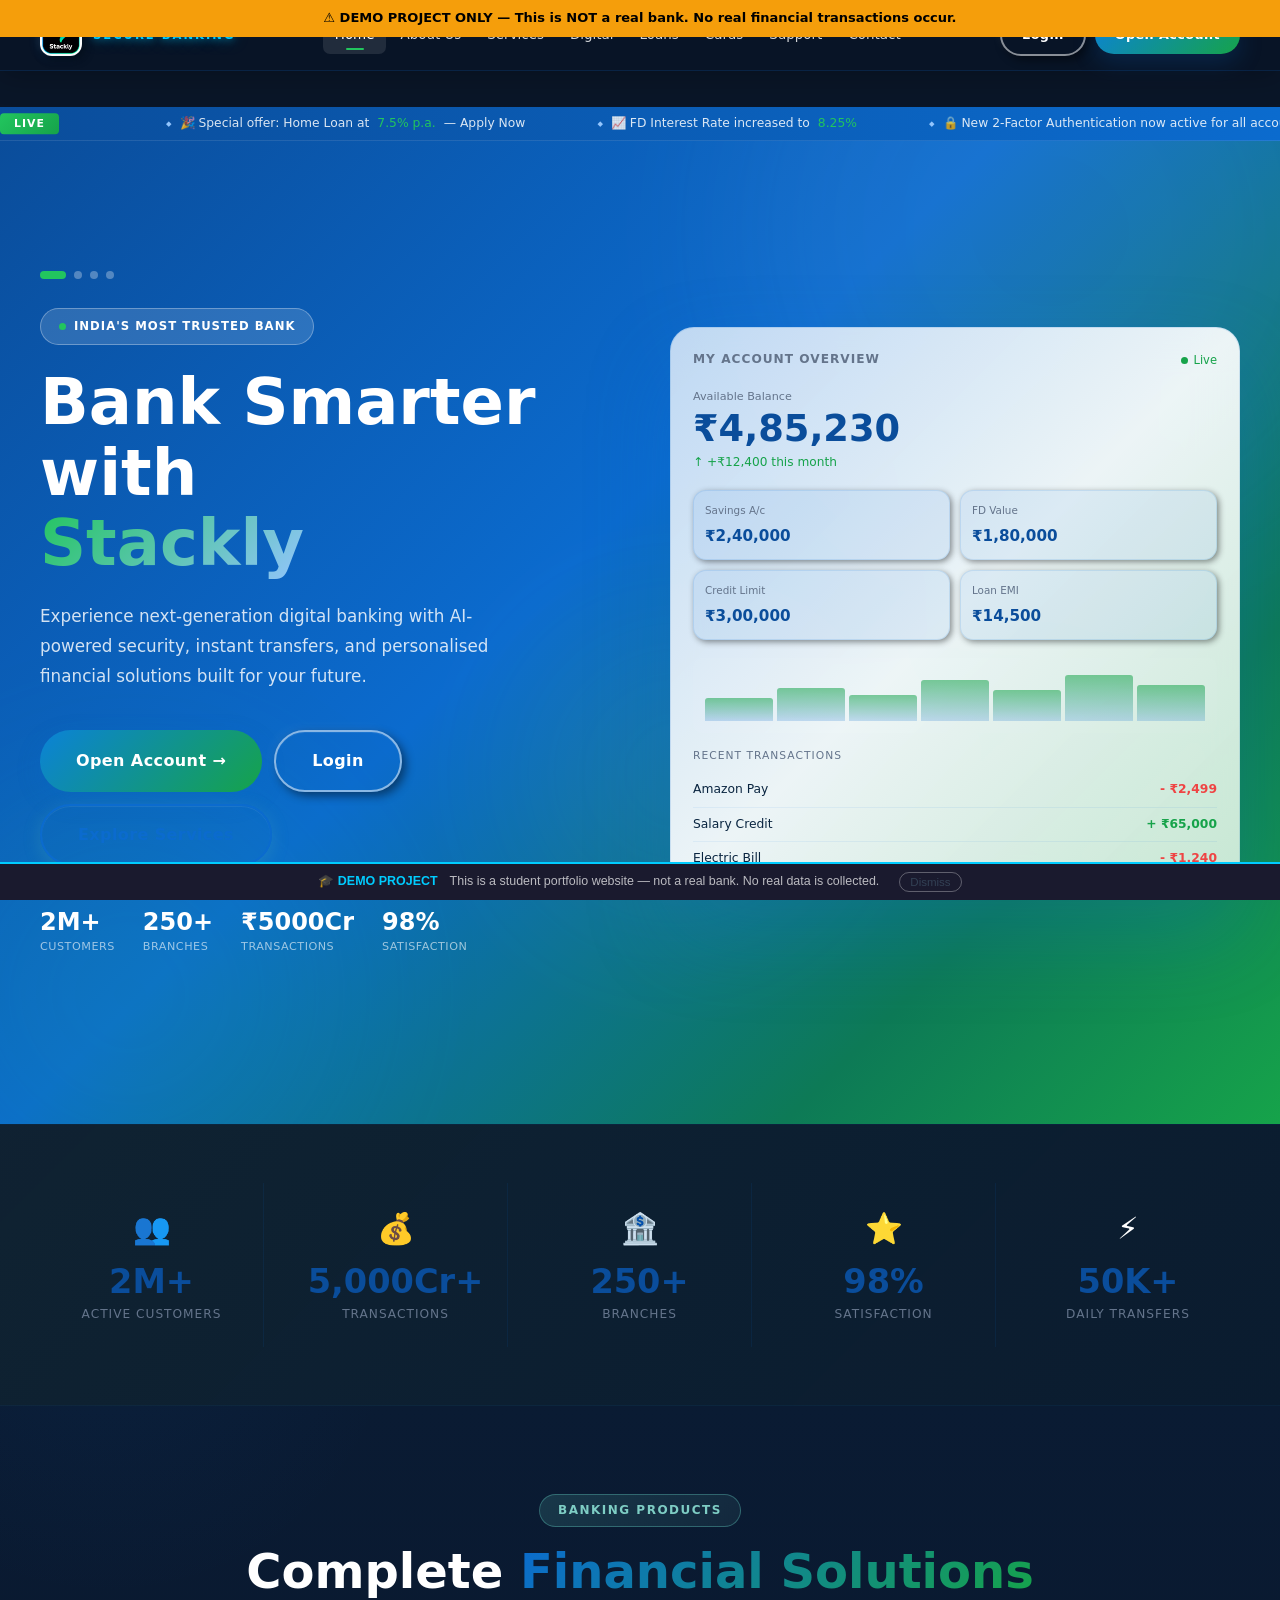
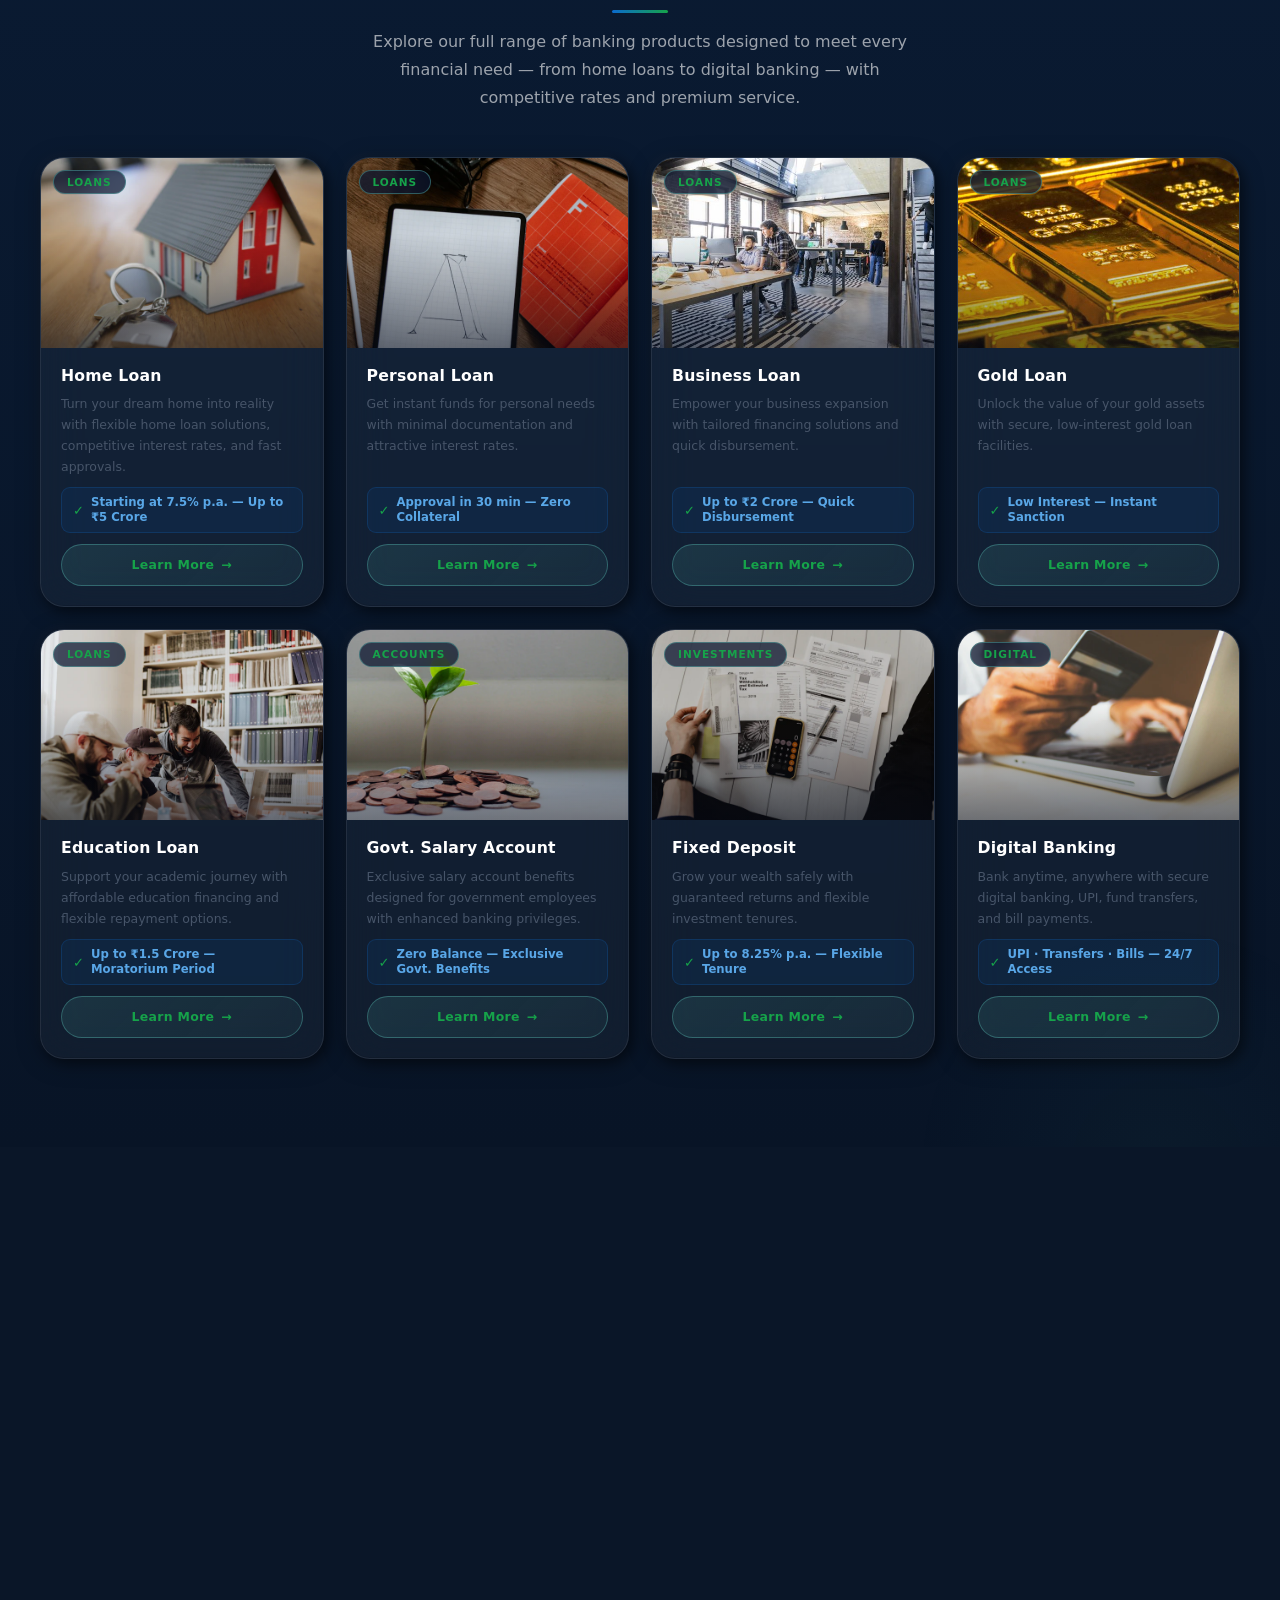
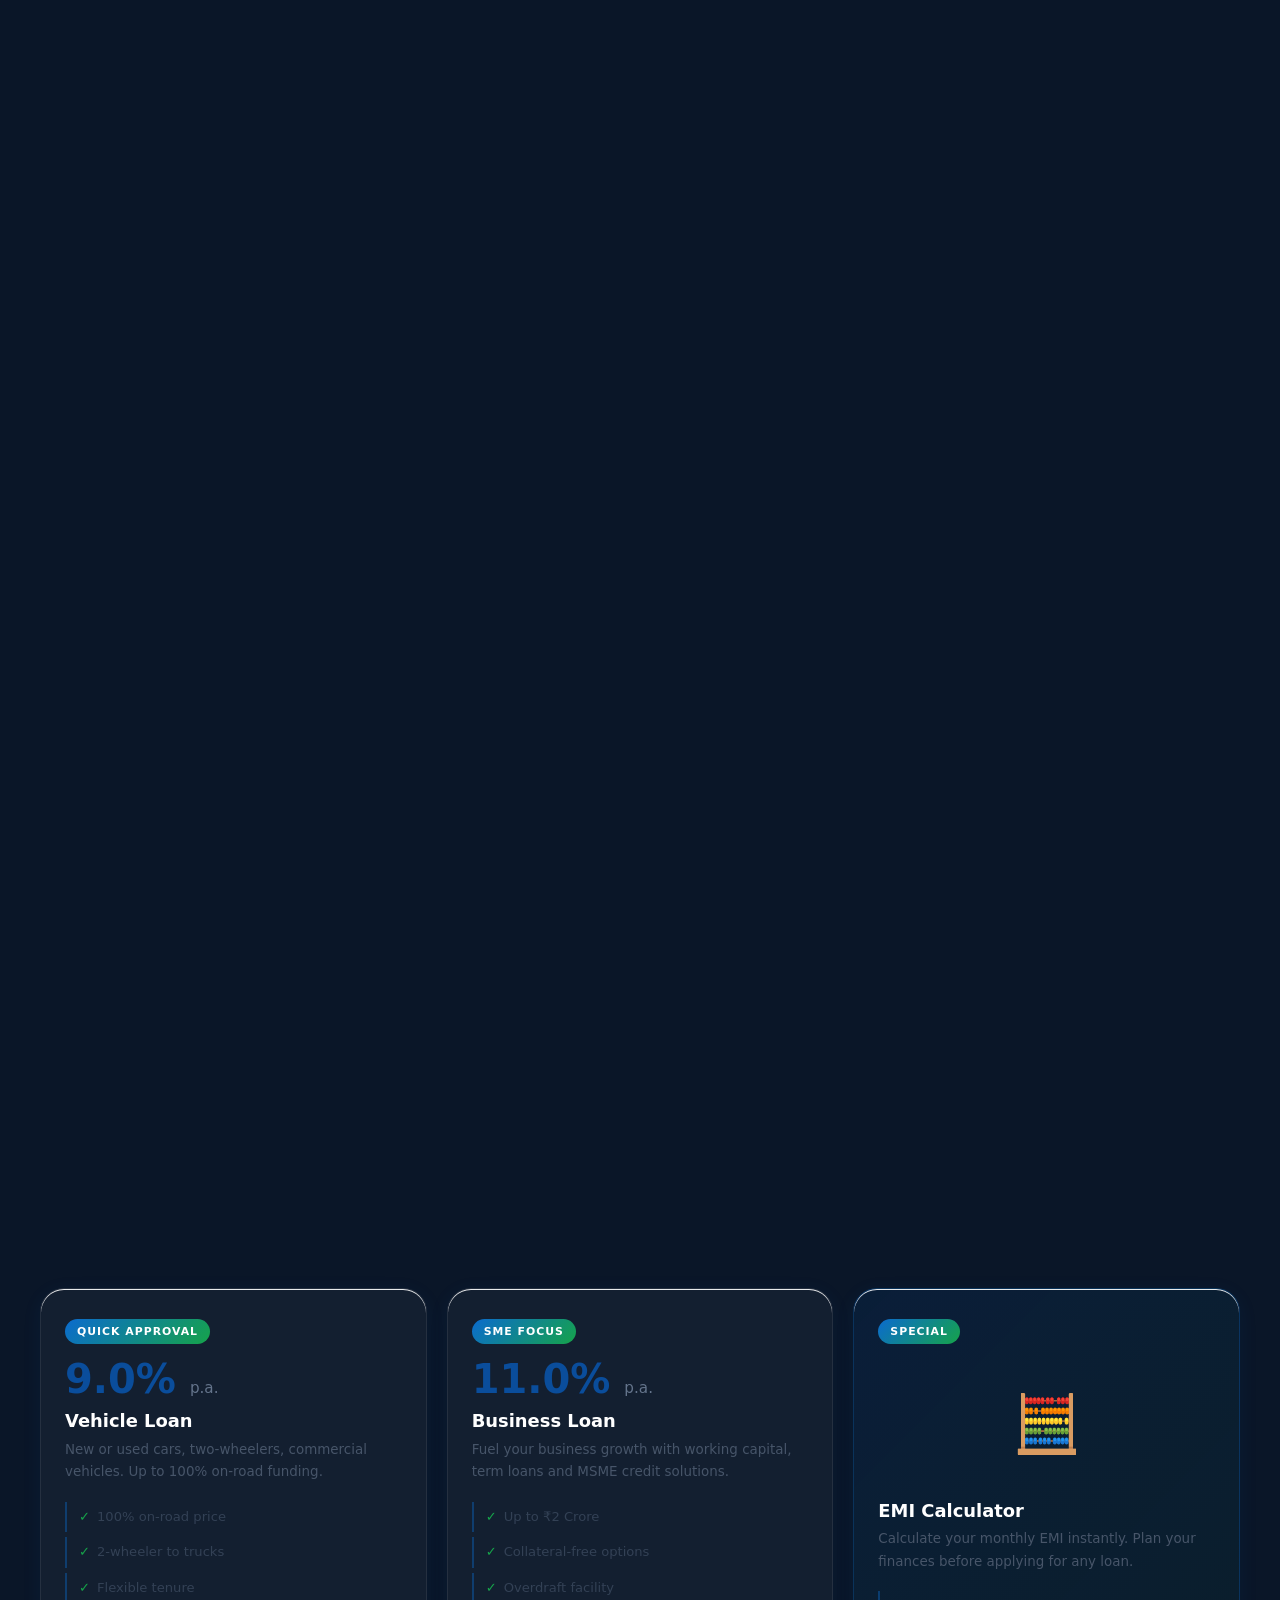
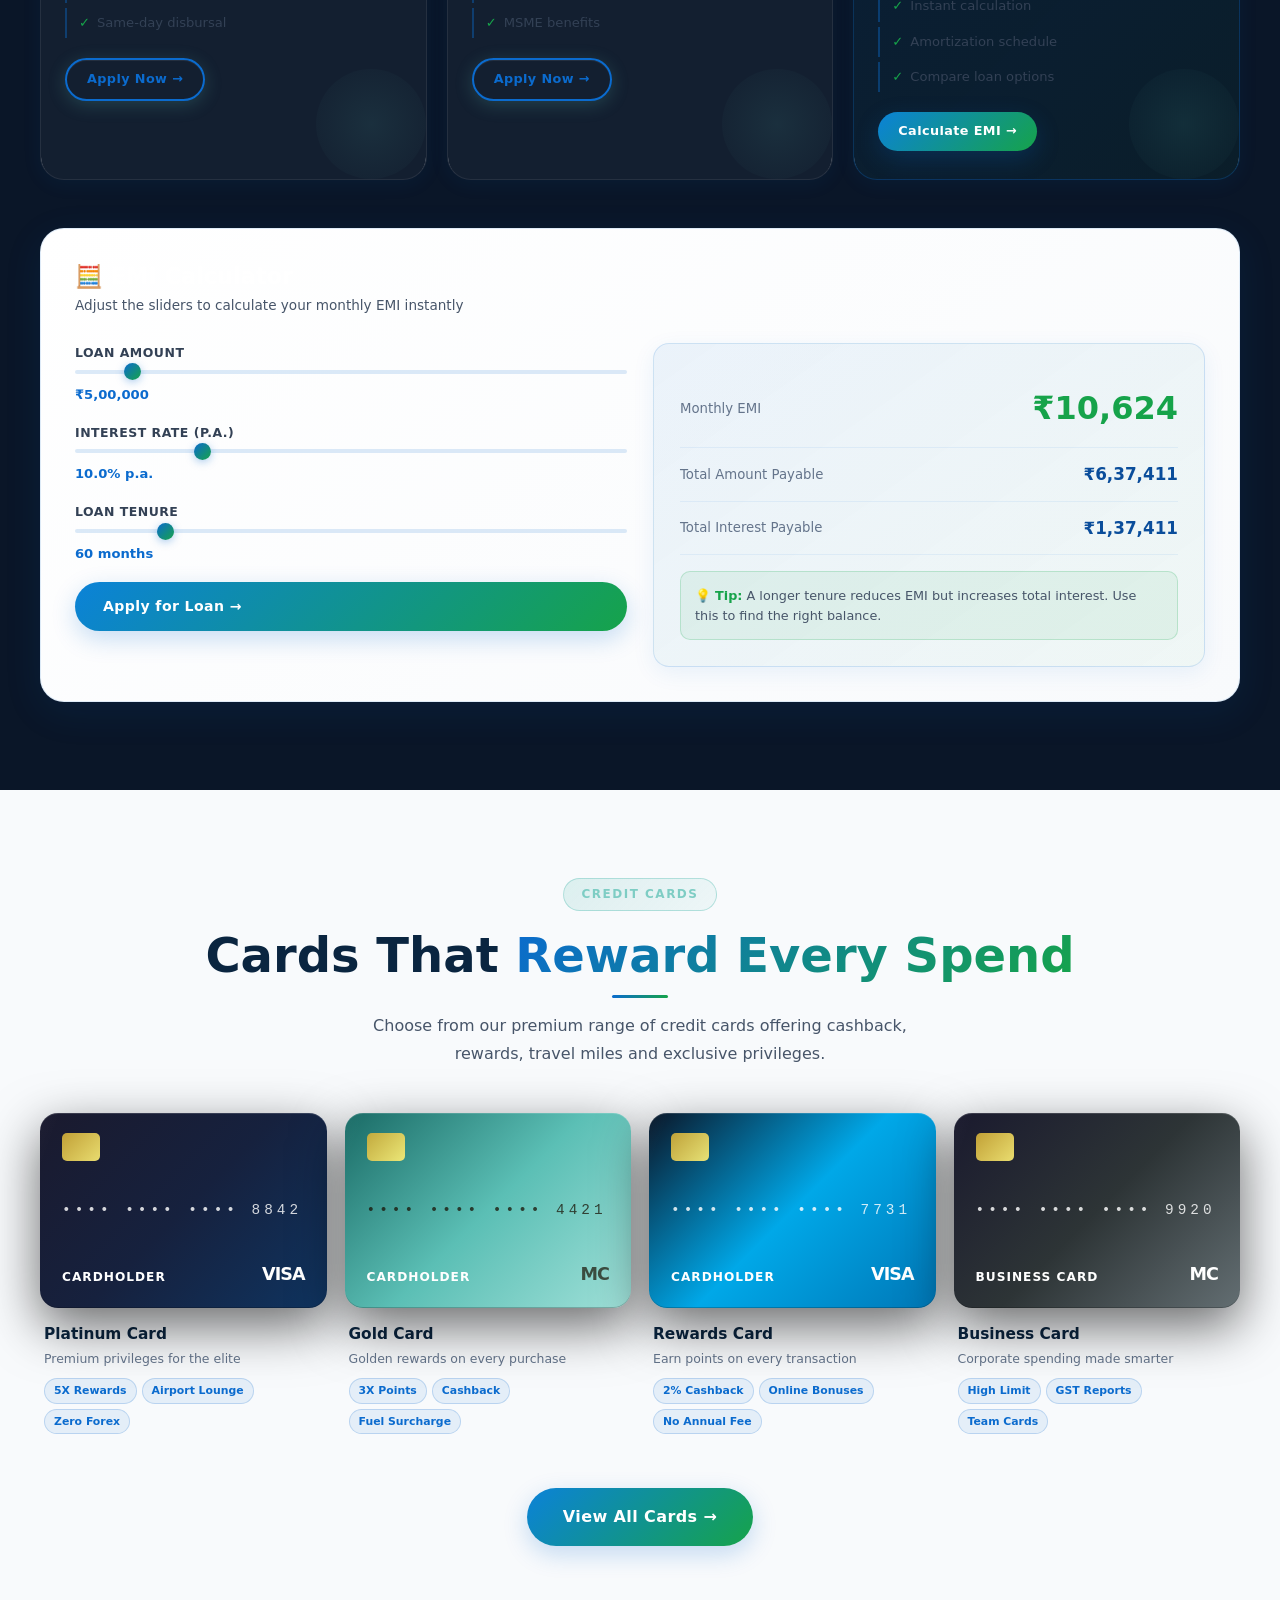
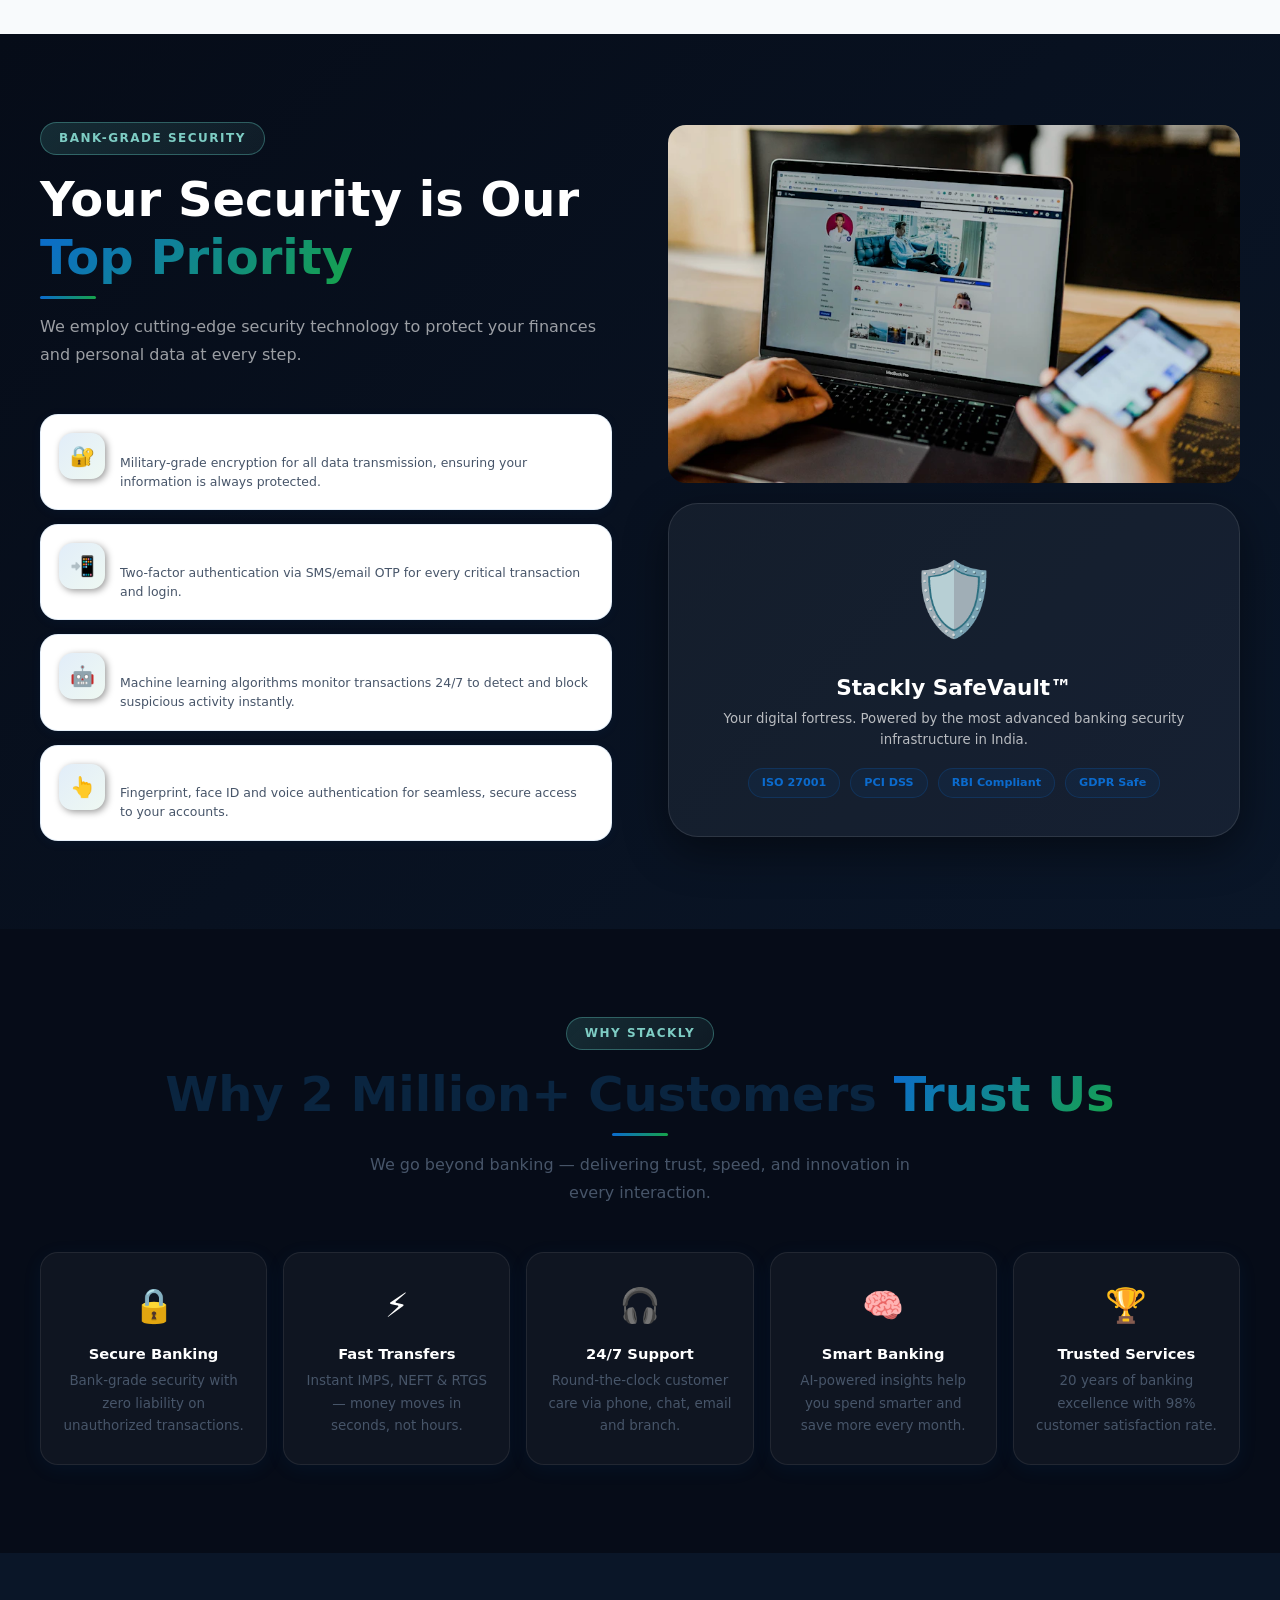
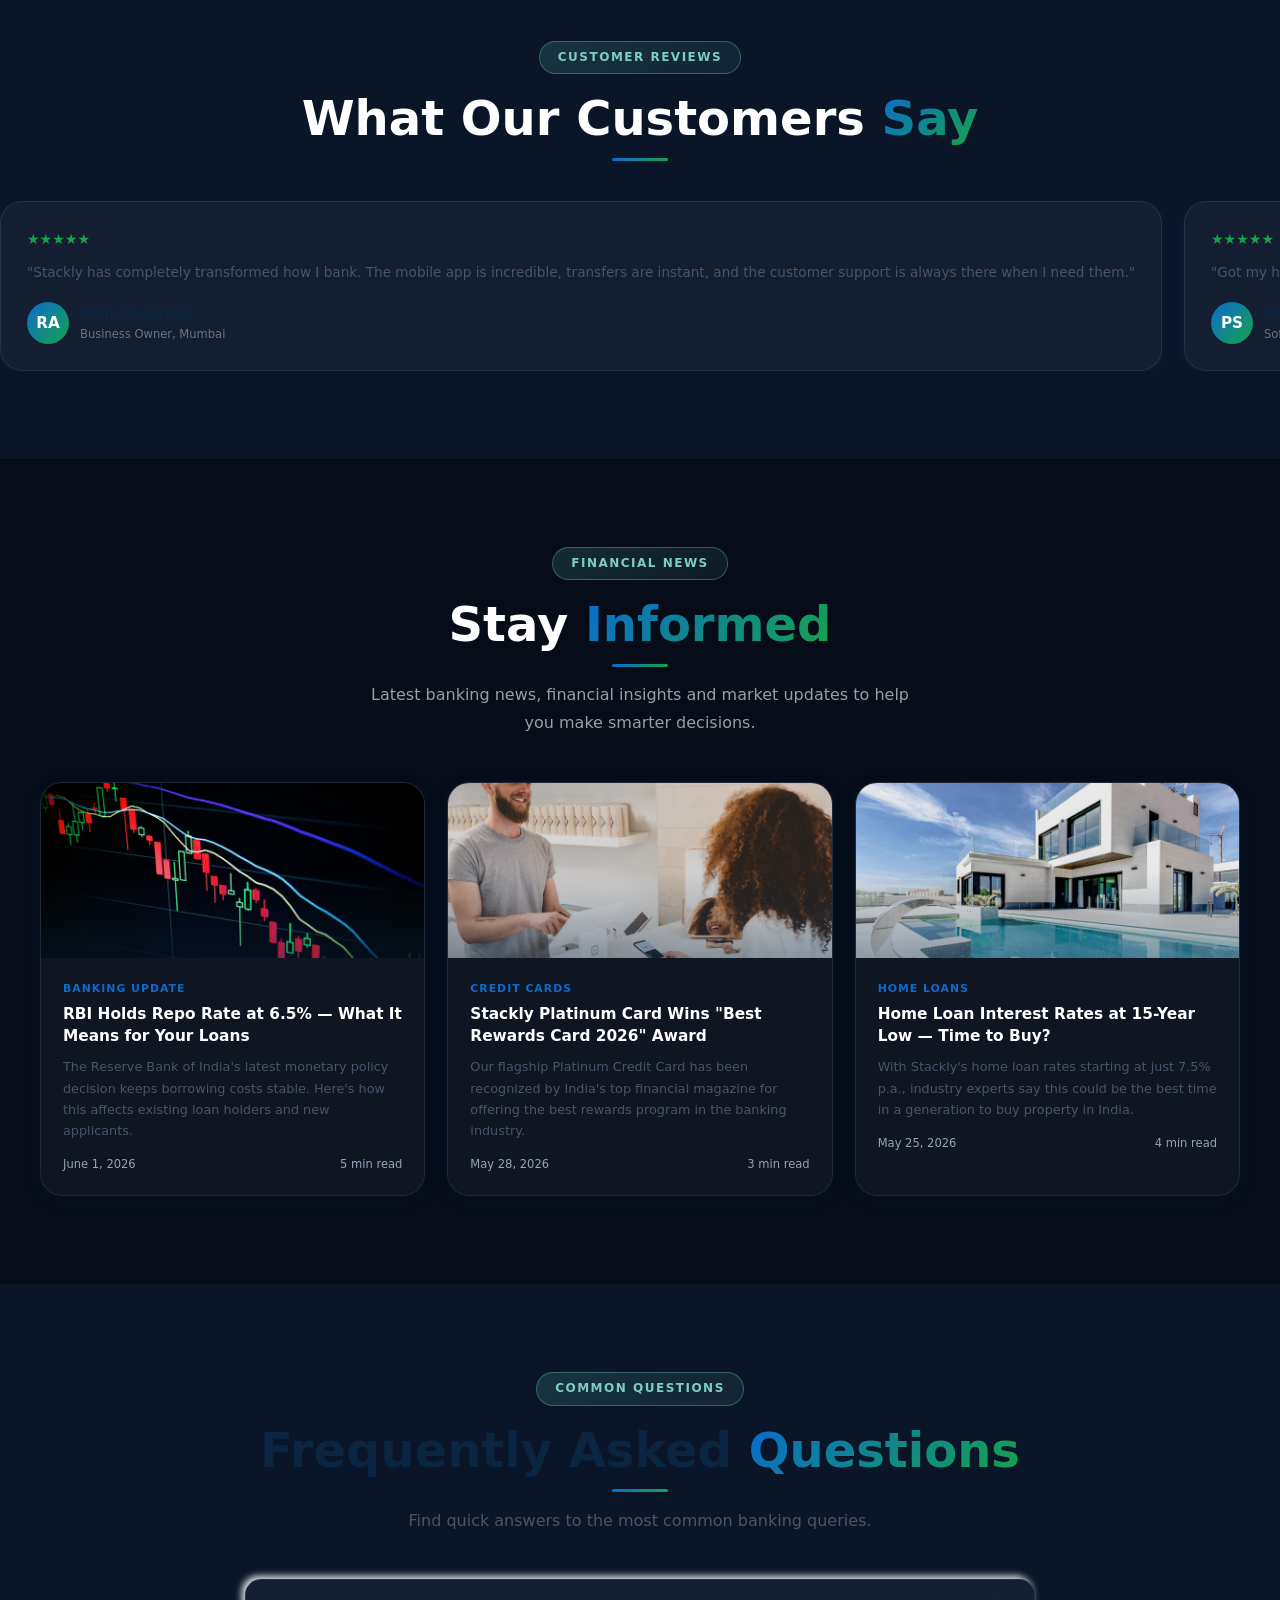
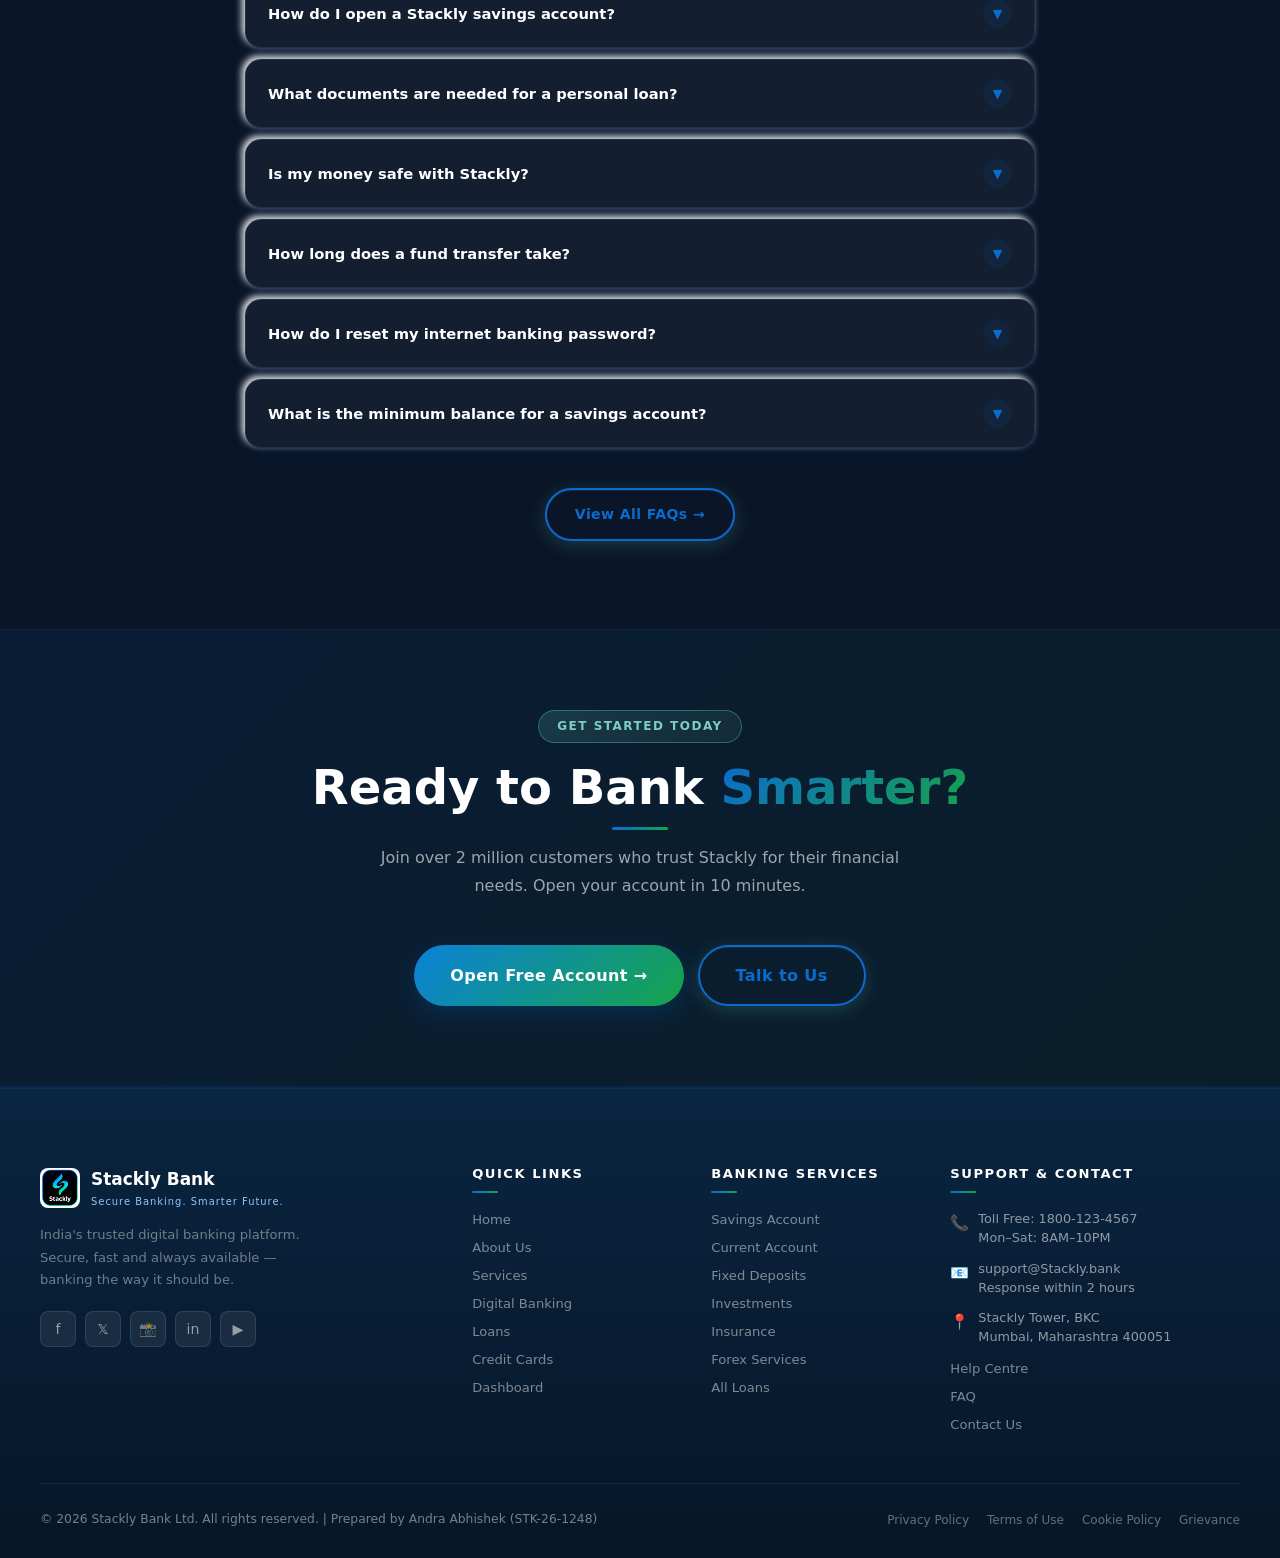
<file: index.html>
﻿<!DOCTYPE html>
<html lang="en" data-theme="dark">
<head>
<meta charset="UTF-8">
<meta http-equiv="X-UA-Compatible" content="IE=edge">
<meta http-equiv="X-Content-Type-Options" content="nosniff">
<meta name="referrer" content="strict-origin-when-cross-origin">
<meta name="robots" content="noindex, nofollow">
<meta name="viewport" content="width=device-width, initial-scale=1.0">
<meta name="description" content="Stackly Bank — Secure Banking. Smarter Future. Digital banking, loans, credit cards, and more.">
<meta name="keywords" content="Stackly Bank, digital banking, loans, credit cards, savings account, secure banking">
<meta name="author" content="Andra Abhishek">
<meta property="og:title" content="Stackly Bank — Secure Banking. Smarter Future.">
<meta property="og:description" content="India's trusted digital banking platform. Open account, apply for loans, manage finances.">
<meta property="og:type" content="website">
<meta name="twitter:card" content="summary_large_image">
<meta name="twitter:title" content="Stackly Bank">
<title>Stackly Bank — Secure Banking. Smarter Future.</title>
<link rel="preconnect" href="https://fonts.googleapis.com">
<link rel="stylesheet" href="css/styles.css">
<style>
/* Hero BG */
.hero-content-wrapper{padding-top:130px}
/* Digital preview animations */
.floating{animation:float 4s ease-in-out infinite}
@keyframes float{0%,100%{transform:translateY(0)}50%{transform:translateY(-12px)}}
</style>
</head>
<body>
<div id="demo-banner" style="background:#f59e0b;color:#000;text-align:center;padding:8px 16px;font-size:13px;font-weight:700;position:sticky;top:0;z-index:99999;">&#9888; DEMO PROJECT ONLY &mdash; This is NOT a real bank. No real financial transactions occur.</div>

<!-- NAVBAR -->
<nav class="navbar" id="navbar">
  <div class="container">
    <div class="navbar-inner">
      <a href="index.html" class="nav-logo">
        <img class="nav-logo-icon" src="images/stackly-bank-logo.webp" alt="Stackly">
        <div class="nav-logo-text">
          <span class="nav-logo-name">Stackly</span>
          <span class="nav-logo-tagline">Secure Banking</span>
        </div>
      </a>
      <div class="nav-links">
        <a href="index.html" class="active">Home</a>
        <a href="about.html">About Us</a>
        <a href="services.html">Services</a>
        <a href="digital-banking.html">Digital</a>
        <a href="loans.html">Loans</a>
        <a href="credit-cards.html">Cards</a>
        <a href="support.html">Support</a>
        <a href="contact.html">Contact</a>
      </div>
      <div class="nav-actions">

        <a href="login.html" class="btn btn-outline btn-sm">Login</a>
        <a href="signup.html" class="btn btn-primary btn-sm">Open Account</a>
        <button class="hamburger" aria-label="Toggle menu"><span></span><span></span><span></span></button>
      </div>
    </div>
  </div>
</nav>
<div class="mobile-menu">
  <div class="mobile-nav-links">
    <a href="index.html">🏠 Home</a>
    <a href="about.html">🏛️ About Us</a>
    <a href="services.html">💼 Services</a>
    <a href="digital-banking.html">📱 Digital Banking</a>
    <a href="loans.html">💰 Loans</a>
    <a href="credit-cards.html">💳 Credit Cards</a>
    <a href="support.html">🎧 Support</a>
    <a href="faq.html">❓ FAQ</a>
    <a href="contact.html">📞 Contact</a>
  </div>
  <div class="mobile-actions">
    <a href="login.html" class="btn btn-outline w-full">Login</a>
    <a href="signup.html" class="btn btn-primary w-full">Open Account</a>
  </div>
</div>
<div class="menu-overlay"></div>

<!-- TICKER -->
<div class="ticker-bar">
  <span class="ticker-label">LIVE</span>
  <div class="ticker-track">
    <span class="ticker-item">🎉 Special offer: Home Loan at <span class="up">7.5% p.a.</span> — Apply Now</span>
    <span class="ticker-item">📈 FD Interest Rate increased to <span class="up">8.25%</span></span>
    <span class="ticker-item">🔒 New 2-Factor Authentication now active for all accounts</span>
    <span class="ticker-item">💳 Earn 5X rewards on Platinum Card spends this month</span>
    <span class="ticker-item">🚀 Personal Loan approved in <span class="up">30 minutes</span> — Check eligibility</span>
    <span class="ticker-item">🌐 New branch opened in Mumbai, Bangalore & Hyderabad</span>
    <span class="ticker-item">📱 Stackly Mobile App — Download & earn ₹500 cashback</span>
    <span class="ticker-item">⚡ NEFT/RTGS/IMPS: Zero transaction charges on digital transfers</span>
  </div>
</div>

<!-- HERO SECTION -->
<section class="hero">
  <div class="hero-bg-shapes">
    <div class="hero-shape hero-shape-1"></div>
    <div class="hero-shape hero-shape-2"></div>
    <div class="hero-shape hero-shape-3"></div>
  </div>
  <div class="hero-content-wrapper">
    <div class="container">
      <div class="hero-inner">
        <!-- Text Side -->
        <div class="hero-text">
          <div class="carousel-indicators">
            <span class="carousel-dot active"></span>
            <span class="carousel-dot"></span>
            <span class="carousel-dot"></span>
            <span class="carousel-dot"></span>
          </div>

          <div class="hero-slide active" data-slide="0">
            <div class="hero-badge"><span class="hero-badge-dot"></span> India's Most Trusted Bank</div>
            <h1 class="hero-title">Bank Smarter with<br><span class="gold-text">Stackly</span></h1>
            <p class="hero-subtitle">Experience next-generation digital banking with AI-powered security, instant transfers, and personalised financial solutions built for your future.</p>
          </div>
          <div class="hero-slide" data-slide="1">
            <div class="hero-badge"><span class="hero-badge-dot"></span> 256-bit Encrypted</div>
            <h1 class="hero-title">Secure Digital Banking<br><span class="gold-text">Anytime, Anywhere</span></h1>
            <p class="hero-subtitle">Bank with confidence using military-grade encryption, biometric authentication and real-time fraud detection that keeps your money safe 24/7.</p>
          </div>
          <div class="hero-slide" data-slide="2">
            <div class="hero-badge"><span class="hero-badge-dot"></span> Fast Approvals</div>
            <h1 class="hero-title">Instant Loans.<br><span class="gold-text">Faster Approvals.</span></h1>
            <p class="hero-subtitle">Get personal loans up to ₹50 Lakhs approved in under 30 minutes. Home loans, education loans, and business financing at competitive rates.</p>
          </div>
          <div class="hero-slide" data-slide="3">
            <div class="hero-badge"><span class="hero-badge-dot"></span> Since 2005</div>
            <h1 class="hero-title">Your Trusted<br><span class="gold-text">Financial Partner</span></h1>
            <p class="hero-subtitle">20 years of excellence. 2 million+ happy customers. Stackly Bank — where security meets innovation for a smarter financial future.</p>
          </div>

          <div class="hero-actions">
            <a href="signup.html" class="btn btn-primary btn-lg">Open Account →</a>
            <a href="login.html" class="btn btn-outline btn-lg">Login</a>
            <a href="services.html" class="btn btn-outline-gold btn-lg">Explore Services</a>
          </div>
          <div class="hero-stats">
            <div class="hero-stat"><span class="hero-stat-num">2M+</span><span class="hero-stat-label">Customers</span></div>
            <div class="hero-stat"><span class="hero-stat-num">250+</span><span class="hero-stat-label">Branches</span></div>
            <div class="hero-stat"><span class="hero-stat-num">₹5000Cr</span><span class="hero-stat-label">Transactions</span></div>
            <div class="hero-stat"><span class="hero-stat-num">98%</span><span class="hero-stat-label">Satisfaction</span></div>
          </div>
        </div>

        <!-- Dashboard Preview -->
        <div class="hero-visual floating">
          <div class="dashboard-preview">
            <div class="dp-header">
              <span class="dp-title">My Account Overview</span>
              <span class="dp-status"><span class="dp-status-dot"></span>Live</span>
            </div>
            <div class="dp-balance">
              <div class="dp-balance-label">Available Balance</div>
              <div class="dp-balance-amount">₹4,85,230</div>
              <div class="dp-balance-change">↑ +₹12,400 this month</div>
            </div>
            <div class="dp-cards-row">
              <div class="dp-mini-card">
                <div class="dp-mini-card-label">Savings A/c</div>
                <div class="dp-mini-card-val">₹2,40,000</div>
              </div>
              <div class="dp-mini-card">
                <div class="dp-mini-card-label">FD Value</div>
                <div class="dp-mini-card-val">₹1,80,000</div>
              </div>
              <div class="dp-mini-card">
                <div class="dp-mini-card-label">Credit Limit</div>
                <div class="dp-mini-card-val">₹3,00,000</div>
              </div>
              <div class="dp-mini-card">
                <div class="dp-mini-card-label">Loan EMI</div>
                <div class="dp-mini-card-val">₹14,500</div>
              </div>
            </div>
            <div class="dp-chart">
              <div class="dp-bar" style="height:45%"></div>
              <div class="dp-bar" style="height:65%"></div>
              <div class="dp-bar" style="height:50%"></div>
              <div class="dp-bar" style="height:80%"></div>
              <div class="dp-bar" style="height:60%"></div>
              <div class="dp-bar" style="height:90%"></div>
              <div class="dp-bar" style="height:70%"></div>
            </div>
            <div class="dp-transactions">
              <div class="dp-trans-title">Recent Transactions</div>
              <div class="dp-trans-item">
                <span class="dp-trans-name">Amazon Pay</span>
                <span class="dp-trans-amount debit">- ₹2,499</span>
              </div>
              <div class="dp-trans-item">
                <span class="dp-trans-name">Salary Credit</span>
                <span class="dp-trans-amount credit">+ ₹65,000</span>
              </div>
              <div class="dp-trans-item">
                <span class="dp-trans-name">Electric Bill</span>
                <span class="dp-trans-amount debit">- ₹1,240</span>
              </div>
            </div>
          </div>
        </div>
      </div>
    </div>
  </div>
</section>

<!-- STATS SECTION -->
<section class="stats-section">
  <div class="container">
    <div class="stats-grid">
      <div class="stat-item reveal">
        <span class="stat-icon">👥</span>
        <div class="stat-number" data-count="2" data-suffix="M+" data-decimals="0">0</div>
        <div class="stat-label">Active Customers</div>
      </div>
      <div class="stat-item reveal reveal-d1">
        <span class="stat-icon">💰</span>
        <div class="stat-number" data-count="5000" data-suffix="Cr+" data-decimals="0">0</div>
        <div class="stat-label">Transactions</div>
      </div>
      <div class="stat-item reveal reveal-d2">
        <span class="stat-icon">🏦</span>
        <div class="stat-number" data-count="250" data-suffix="+" data-decimals="0">0</div>
        <div class="stat-label">Branches</div>
      </div>
      <div class="stat-item reveal reveal-d3">
        <span class="stat-icon">⭐</span>
        <div class="stat-number" data-count="98" data-suffix="%" data-decimals="0">0</div>
        <div class="stat-label">Satisfaction</div>
      </div>
      <div class="stat-item reveal reveal-d4">
        <span class="stat-icon">⚡</span>
        <div class="stat-number" data-count="50" data-suffix="K+" data-decimals="0">0</div>
        <div class="stat-label">Daily Transfers</div>
      </div>
    </div>
  </div>
</section>

<!-- PRODUCTS & SERVICES SECTION -->
<section class="products-section" id="products">
  <div class="container">
    <div class="text-center reveal">
      <span class="section-tag">Banking Products</span>
      <h2 class="section-title">Complete <span>Financial Solutions</span></h2>
      <p class="section-subtitle">Explore our full range of banking products designed to meet every financial need — from home loans to digital banking — with competitive rates and premium service.</p>
    </div>
    <div class="products-grid">

      <!-- 1. Home Loan -->
      <div class="product-card reveal">
        <div class="product-img-wrap">
          <img src="images/img-card-homeloan.webp" alt="Home Loan — Modern family house financing" class="product-img" loading="lazy" width="800" height="450">
          <div class="product-category-badge">Loans</div>
        </div>
        <div class="product-body">
          <h3 class="product-title">Home Loan</h3>
          <p class="product-desc">Turn your dream home into reality with flexible home loan solutions, competitive interest rates, and fast approvals.</p>
          <div class="product-benefit">
            <span class="benefit-icon">✓</span>
            <span>Starting at 7.5% p.a. — Up to ₹5 Crore</span>
          </div>
          <a href="loans.html" class="btn-product-cta">Learn More <span class="cta-arrow">→</span></a>
        </div>
      </div>

      <!-- 2. Personal Loan -->
      <div class="product-card reveal reveal-d1">
        <div class="product-img-wrap">
          <img src="images/img-card-personalloan.webp" alt="Personal Loan — Instant funds for personal needs" class="product-img" loading="lazy" width="800" height="450">
          <div class="product-category-badge">Loans</div>
        </div>
        <div class="product-body">
          <h3 class="product-title">Personal Loan</h3>
          <p class="product-desc">Get instant funds for personal needs with minimal documentation and attractive interest rates.</p>
          <div class="product-benefit">
            <span class="benefit-icon">✓</span>
            <span>Approval in 30 min — Zero Collateral</span>
          </div>
          <a href="loans.html" class="btn-product-cta">Learn More <span class="cta-arrow">→</span></a>
        </div>
      </div>

      <!-- 3. Business Loan -->
      <div class="product-card reveal reveal-d2">
        <div class="product-img-wrap">
          <img src="images/img-card-businessloan.webp" alt="Business Loan — Entrepreneur startup growth" class="product-img" loading="lazy" width="800" height="450">
          <div class="product-category-badge">Loans</div>
        </div>
        <div class="product-body">
          <h3 class="product-title">Business Loan</h3>
          <p class="product-desc">Empower your business expansion with tailored financing solutions and quick disbursement.</p>
          <div class="product-benefit">
            <span class="benefit-icon">✓</span>
            <span>Up to ₹2 Crore — Quick Disbursement</span>
          </div>
          <a href="loans.html" class="btn-product-cta">Learn More <span class="cta-arrow">→</span></a>
        </div>
      </div>

      <!-- 4. Gold Loan -->
      <div class="product-card reveal reveal-d3">
        <div class="product-img-wrap">
          <img src="images/img-card-goldloan.webp" alt="Gold Loan — Premium gold jewelry collection" class="product-img" loading="lazy" width="800" height="450">
          <div class="product-category-badge">Loans</div>
        </div>
        <div class="product-body">
          <h3 class="product-title">Gold Loan</h3>
          <p class="product-desc">Unlock the value of your gold assets with secure, low-interest gold loan facilities.</p>
          <div class="product-benefit">
            <span class="benefit-icon">✓</span>
            <span>Low Interest — Instant Sanction</span>
          </div>
          <a href="loans.html" class="btn-product-cta">Learn More <span class="cta-arrow">→</span></a>
        </div>
      </div>

      <!-- 5. Education Loan -->
      <div class="product-card reveal">
        <div class="product-img-wrap">
          <img src="images/img-card-educationloan.webp" alt="Education Loan — Student studying with laptop" class="product-img" loading="lazy" width="800" height="450">
          <div class="product-category-badge">Loans</div>
        </div>
        <div class="product-body">
          <h3 class="product-title">Education Loan</h3>
          <p class="product-desc">Support your academic journey with affordable education financing and flexible repayment options.</p>
          <div class="product-benefit">
            <span class="benefit-icon">✓</span>
            <span>Up to ₹1.5 Crore — Moratorium Period</span>
          </div>
          <a href="loans.html" class="btn-product-cta">Learn More <span class="cta-arrow">→</span></a>
        </div>
      </div>

      <!-- 6. Government Salary Account -->
      <div class="product-card reveal reveal-d1">
        <div class="product-img-wrap">
          <img src="images/img-card-govtaccount.webp" alt="Government Salary Account — Salary growth planning" class="product-img" loading="lazy" width="800" height="450">
          <div class="product-category-badge">Accounts</div>
        </div>
        <div class="product-body">
          <h3 class="product-title">Govt. Salary Account</h3>
          <p class="product-desc">Exclusive salary account benefits designed for government employees with enhanced banking privileges.</p>
          <div class="product-benefit">
            <span class="benefit-icon">✓</span>
            <span>Zero Balance — Exclusive Govt. Benefits</span>
          </div>
          <a href="services.html" class="btn-product-cta">Learn More <span class="cta-arrow">→</span></a>
        </div>
      </div>

      <!-- 7. Fixed Deposit -->
      <div class="product-card reveal reveal-d2">
        <div class="product-img-wrap">
          <img src="images/img-card-fixeddeposit.webp" alt="Fixed Deposit — Savings growth financial planning" class="product-img" loading="lazy" width="800" height="450">
          <div class="product-category-badge">Investments</div>
        </div>
        <div class="product-body">
          <h3 class="product-title">Fixed Deposit</h3>
          <p class="product-desc">Grow your wealth safely with guaranteed returns and flexible investment tenures.</p>
          <div class="product-benefit">
            <span class="benefit-icon">✓</span>
            <span>Up to 8.25% p.a. — Flexible Tenure</span>
          </div>
          <a href="services.html" class="btn-product-cta">Learn More <span class="cta-arrow">→</span></a>
        </div>
      </div>

      <!-- 8. Digital Banking -->
      <div class="product-card reveal reveal-d3">
        <div class="product-img-wrap">
          <img src="images/img-card-digitalbanking.webp" alt="Digital Banking — Mobile banking app on smartphone" class="product-img" loading="lazy" width="800" height="450">
          <div class="product-category-badge">Digital</div>
        </div>
        <div class="product-body">
          <h3 class="product-title">Digital Banking</h3>
          <p class="product-desc">Bank anytime, anywhere with secure digital banking, UPI, fund transfers, and bill payments.</p>
          <div class="product-benefit">
            <span class="benefit-icon">✓</span>
            <span>UPI · Transfers · Bills — 24/7 Access</span>
          </div>
          <a href="digital-banking.html" class="btn-product-cta">Learn More <span class="cta-arrow">→</span></a>
        </div>
      </div>

    </div>
  </div>
</section>

<!-- SERVICES SECTION -->
<section class="services-section">
  <div class="container">
    <div class="text-center reveal">
      <span class="section-tag">Our Banking Services</span>
      <h2 class="section-title">Everything You Need to <span>Bank Better</span></h2>
      <p class="section-subtitle">From everyday banking to advanced investment solutions — Stackly offers a complete financial ecosystem.</p>
    </div>
    <div class="services-grid">
      <div class="service-card reveal">
        <div class="service-icon-wrap"><span class="icon">🏦</span></div>
        <h3 class="service-name">Savings Account</h3>
        <p class="service-desc">Earn up to 7% interest on your savings with zero maintenance fees and instant access.</p>
        <a href="services.html" class="service-link">Learn More →</a>
      </div>
      <div class="service-card reveal reveal-d1">
        <div class="service-icon-wrap"><span class="icon">💼</span></div>
        <h3 class="service-name">Current Account</h3>
        <p class="service-desc">Unlimited transactions for businesses with overdraft facility and dedicated relationship manager.</p>
        <a href="services.html" class="service-link">Learn More →</a>
      </div>
      <div class="service-card reveal reveal-d2">
        <div class="service-icon-wrap"><span class="icon">🏢</span></div>
        <h3 class="service-name">Business Banking</h3>
        <p class="service-desc">Complete business solutions: trade finance, payroll, bulk payments & dedicated business support.</p>
        <a href="services.html" class="service-link">Learn More →</a>
      </div>
      <div class="service-card reveal reveal-d3">
        <div class="service-icon-wrap"><span class="icon">📱</span></div>
        <h3 class="service-name">Mobile Banking</h3>
        <p class="service-desc">Manage all accounts, pay bills, transfer money and invest — all from your smartphone.</p>
        <a href="digital-banking.html" class="service-link">Learn More →</a>
      </div>
      <div class="service-card reveal">
        <div class="service-icon-wrap"><span class="icon">📈</span></div>
        <h3 class="service-name">Fixed Deposits</h3>
        <p class="service-desc">Lock-in deposits at up to 8.25% p.a. with flexible tenures from 7 days to 10 years.</p>
        <a href="services.html" class="service-link">Learn More →</a>
      </div>
      <div class="service-card reveal reveal-d1">
        <div class="service-icon-wrap"><span class="icon">📊</span></div>
        <h3 class="service-name">Investments</h3>
        <p class="service-desc">Mutual funds, stocks, SIPs and portfolio management services for wealth creation.</p>
        <a href="services.html" class="service-link">Learn More →</a>
      </div>
      <div class="service-card reveal reveal-d2">
        <div class="service-icon-wrap"><span class="icon">🛡️</span></div>
        <h3 class="service-name">Insurance</h3>
        <p class="service-desc">Life, health, vehicle and home insurance at competitive premiums with fast claims processing.</p>
        <a href="services.html" class="service-link">Learn More →</a>
      </div>
      <div class="service-card reveal reveal-d3">
        <div class="service-icon-wrap"><span class="icon">🌍</span></div>
        <h3 class="service-name">Forex Services</h3>
        <p class="service-desc">Currency exchange, international remittance and travel cards at best rates with zero hidden fees.</p>
        <a href="services.html" class="service-link">Learn More →</a>
      </div>
    </div>
  </div>
</section>

<!-- LOANS SECTION -->
<section class="loans-section">
  <div class="container">
    <div class="text-center reveal">
      <span class="section-tag">Loan Products</span>
      <h2 class="section-title">Quick Loans at <span>Lowest Rates</span></h2>
      <p class="section-subtitle">Competitive interest rates, minimal documentation and fast approvals. Your financial goals, funded faster.</p>
    </div>
    <div class="loans-grid">
      <div class="loan-card reveal">
        <div class="loan-badge">Most Popular</div>
        <div class="loan-rate">10.5% <span>p.a.</span></div>
        <h3 class="loan-name">Personal Loan</h3>
        <p class="loan-desc">Instant approval, zero collateral. Up to ₹50 Lakhs for travel, medical, education or any purpose.</p>
        <div class="loan-features">
          <div class="loan-feature">Approval in 30 minutes</div>
          <div class="loan-feature">Up to ₹50 Lakhs</div>
          <div class="loan-feature">Tenure up to 7 years</div>
          <div class="loan-feature">No prepayment penalty</div>
        </div>
        <a href="loans.html" class="btn btn-outline-gold btn-sm">Apply Now →</a>
      </div>
      <div class="loan-card reveal reveal-d1">
        <div class="loan-badge">Best Rate</div>
        <div class="loan-rate">7.5% <span>p.a.</span></div>
        <h3 class="loan-name">Home Loan</h3>
        <p class="loan-desc">Make your dream home a reality. Up to ₹5 Crore with flexible repayment over 30 years.</p>
        <div class="loan-features">
          <div class="loan-feature">Up to ₹5 Crore</div>
          <div class="loan-feature">30-year tenure</div>
          <div class="loan-feature">Top-up facility</div>
          <div class="loan-feature">Tax benefits available</div>
        </div>
        <a href="loans.html" class="btn btn-outline-gold btn-sm">Apply Now →</a>
      </div>
      <div class="loan-card reveal reveal-d2">
        <div class="loan-badge">Student Friendly</div>
        <div class="loan-rate">8.0% <span>p.a.</span></div>
        <h3 class="loan-name">Education Loan</h3>
        <p class="loan-desc">Fund your education at top Indian and global institutions. Covers tuition, hostel & more.</p>
        <div class="loan-features">
          <div class="loan-feature">Up to ₹1.5 Crore</div>
          <div class="loan-feature">Moratorium period</div>
          <div class="loan-feature">Global coverage</div>
          <div class="loan-feature">Simple application</div>
        </div>
        <a href="loans.html" class="btn btn-outline-gold btn-sm">Apply Now →</a>
      </div>
      <div class="loan-card reveal">
        <div class="loan-badge">Quick Approval</div>
        <div class="loan-rate">9.0% <span>p.a.</span></div>
        <h3 class="loan-name">Vehicle Loan</h3>
        <p class="loan-desc">New or used cars, two-wheelers, commercial vehicles. Up to 100% on-road funding.</p>
        <div class="loan-features">
          <div class="loan-feature">100% on-road price</div>
          <div class="loan-feature">2-wheeler to trucks</div>
          <div class="loan-feature">Flexible tenure</div>
          <div class="loan-feature">Same-day disbursal</div>
        </div>
        <a href="loans.html" class="btn btn-outline-gold btn-sm">Apply Now →</a>
      </div>
      <div class="loan-card reveal reveal-d1">
        <div class="loan-badge">SME Focus</div>
        <div class="loan-rate">11.0% <span>p.a.</span></div>
        <h3 class="loan-name">Business Loan</h3>
        <p class="loan-desc">Fuel your business growth with working capital, term loans and MSME credit solutions.</p>
        <div class="loan-features">
          <div class="loan-feature">Up to ₹2 Crore</div>
          <div class="loan-feature">Collateral-free options</div>
          <div class="loan-feature">Overdraft facility</div>
          <div class="loan-feature">MSME benefits</div>
        </div>
        <a href="loans.html" class="btn btn-outline-gold btn-sm">Apply Now →</a>
      </div>
      <div class="loan-card reveal reveal-d2" style="background:linear-gradient(135deg,rgba(11,107,206,.1),rgba(22,163,74,.06));border-color:rgba(11,107,206,.28)">
        <div class="loan-badge">Special</div>
        <div style="font-size:3.5rem;text-align:center;padding:20px 0">🧮</div>
        <h3 class="loan-name">EMI Calculator</h3>
        <p class="loan-desc">Calculate your monthly EMI instantly. Plan your finances before applying for any loan.</p>
        <div class="loan-features">
          <div class="loan-feature">Instant calculation</div>
          <div class="loan-feature">Amortization schedule</div>
          <div class="loan-feature">Compare loan options</div>
        </div>
        <a href="#emi-calc" class="btn btn-primary btn-sm">Calculate EMI →</a>
      </div>
    </div>

    <!-- EMI CALCULATOR -->
    <div class="emi-calculator" id="emi-calc">
      <h3 class="emi-title">🧮 EMI Calculator</h3>
      <p class="emi-subtitle">Adjust the sliders to calculate your monthly EMI instantly</p>
      <div class="emi-grid">
        <div class="emi-inputs">
          <div class="form-group">
            <label class="form-label">Loan Amount</label>
            <input type="range" id="emi-amount" min="50000" max="5000000" value="500000" step="10000">
            <div class="range-val" id="emi-amount-display">₹5,00,000</div>
          </div>
          <div class="form-group">
            <label class="form-label">Interest Rate (p.a.)</label>
            <input type="range" id="emi-rate" min="6" max="24" value="10" step="0.5">
            <div class="range-val" id="emi-rate-display">10.0% p.a.</div>
          </div>
          <div class="form-group">
            <label class="form-label">Loan Tenure</label>
            <input type="range" id="emi-tenure" min="6" max="360" value="60" step="6">
            <div class="range-val" id="emi-tenure-display">60 months</div>
          </div>
          <a href="loans.html" class="btn btn-primary">Apply for Loan →</a>
        </div>
        <div class="emi-results">
          <div class="emi-result-item">
            <span class="emi-result-label">Monthly EMI</span>
            <span class="emi-result-value emi-monthly" id="emi-monthly">₹0</span>
          </div>
          <div class="emi-result-item">
            <span class="emi-result-label">Total Amount Payable</span>
            <span class="emi-result-value" id="emi-total">₹0</span>
          </div>
          <div class="emi-result-item">
            <span class="emi-result-label">Total Interest Payable</span>
            <span class="emi-result-value" id="emi-interest">₹0</span>
          </div>
          <div style="margin-top:16px;padding:14px;background:rgba(22,163,74,.07);border:1px solid rgba(22,163,74,.2);border-radius:10px;font-size:.8rem;color:#475569;line-height:1.5">
            💡 <strong style="color:var(--success)">Tip:</strong> A longer tenure reduces EMI but increases total interest. Use this to find the right balance.
          </div>
        </div>
      </div>
    </div>
  </div>
</section>

<!-- CREDIT CARDS SECTION -->
<section class="cards-section">
  <div class="container">
    <div class="text-center reveal">
      <span class="section-tag">Credit Cards</span>
      <h2 class="section-title">Cards That <span>Reward Every Spend</span></h2>
      <p class="section-subtitle">Choose from our premium range of credit cards offering cashback, rewards, travel miles and exclusive privileges.</p>
    </div>
    <div class="credit-cards-grid">
      <div class="credit-card-item reveal">
        <div class="card-visual card-visual-platinum">
          <div class="card-chip"></div>
          <div class="card-number">•••• •••• •••• 8842</div>
          <div class="card-bottom">
            <span class="card-holder">CARDHOLDER</span>
            <span class="card-network">VISA</span>
          </div>
          <div class="card-shine"></div>
        </div>
        <div class="card-info">
          <div class="card-type-name">Platinum Card</div>
          <div class="card-tagline">Premium privileges for the elite</div>
          <div class="card-benefits">
            <span class="benefit-tag">5X Rewards</span>
            <span class="benefit-tag">Airport Lounge</span>
            <span class="benefit-tag">Zero Forex</span>
          </div>
        </div>
      </div>
      <div class="credit-card-item reveal reveal-d1">
        <div class="card-visual card-visual-gold">
          <div class="card-chip"></div>
          <div class="card-number card-number-gold">•••• •••• •••• 4421</div>
          <div class="card-bottom">
            <span class="card-holder">CARDHOLDER</span>
            <span class="card-network" style="color:rgba(26,18,4,.7)">MC</span>
          </div>
          <div class="card-shine"></div>
        </div>
        <div class="card-info">
          <div class="card-type-name">Gold Card</div>
          <div class="card-tagline">Golden rewards on every purchase</div>
          <div class="card-benefits">
            <span class="benefit-tag">3X Points</span>
            <span class="benefit-tag">Cashback</span>
            <span class="benefit-tag">Fuel Surcharge</span>
          </div>
        </div>
      </div>
      <div class="credit-card-item reveal reveal-d2">
        <div class="card-visual card-visual-rewards">
          <div class="card-chip"></div>
          <div class="card-number">•••• •••• •••• 7731</div>
          <div class="card-bottom">
            <span class="card-holder">CARDHOLDER</span>
            <span class="card-network">VISA</span>
          </div>
          <div class="card-shine"></div>
        </div>
        <div class="card-info">
          <div class="card-type-name">Rewards Card</div>
          <div class="card-tagline">Earn points on every transaction</div>
          <div class="card-benefits">
            <span class="benefit-tag">2% Cashback</span>
            <span class="benefit-tag">Online Bonuses</span>
            <span class="benefit-tag">No Annual Fee</span>
          </div>
        </div>
      </div>
      <div class="credit-card-item reveal reveal-d3">
        <div class="card-visual card-visual-business">
          <div class="card-chip"></div>
          <div class="card-number">•••• •••• •••• 9920</div>
          <div class="card-bottom">
            <span class="card-holder">BUSINESS CARD</span>
            <span class="card-network">MC</span>
          </div>
          <div class="card-shine"></div>
        </div>
        <div class="card-info">
          <div class="card-type-name">Business Card</div>
          <div class="card-tagline">Corporate spending made smarter</div>
          <div class="card-benefits">
            <span class="benefit-tag">High Limit</span>
            <span class="benefit-tag">GST Reports</span>
            <span class="benefit-tag">Team Cards</span>
          </div>
        </div>
      </div>
    </div>
    <div class="text-center" style="margin-top:2.5rem">
      <a href="credit-cards.html" class="btn btn-primary btn-lg">View All Cards →</a>
    </div>
  </div>
</section>

<!-- SECURITY SECTION -->
<section class="security-section">
  <div class="container">
    <div class="security-grid">
      <div>
        <span class="section-tag reveal">Bank-Grade Security</span>
        <h2 class="section-title reveal">Your Security is Our <span>Top Priority</span></h2>
        <p class="section-subtitle" style="margin-left:0;text-align:left" class="reveal">We employ cutting-edge security technology to protect your finances and personal data at every step.</p>
        <div class="security-features">
          <div class="security-feature reveal">
            <div class="security-feature-icon">🔐</div>
            <div class="security-feature-text">
              <h4>256-bit SSL Encryption</h4>
              <p>Military-grade encryption for all data transmission, ensuring your information is always protected.</p>
            </div>
          </div>
          <div class="security-feature reveal reveal-d1">
            <div class="security-feature-icon">📲</div>
            <div class="security-feature-text">
              <h4>OTP Verification</h4>
              <p>Two-factor authentication via SMS/email OTP for every critical transaction and login.</p>
            </div>
          </div>
          <div class="security-feature reveal reveal-d2">
            <div class="security-feature-icon">🤖</div>
            <div class="security-feature-text">
              <h4>AI Fraud Detection</h4>
              <p>Machine learning algorithms monitor transactions 24/7 to detect and block suspicious activity instantly.</p>
            </div>
          </div>
          <div class="security-feature reveal reveal-d3">
            <div class="security-feature-icon">👆</div>
            <div class="security-feature-text">
              <h4>Biometric Login</h4>
              <p>Fingerprint, face ID and voice authentication for seamless, secure access to your accounts.</p>
            </div>
          </div>
        </div>
      </div>
      <div class="security-visual reveal">
        <img src="images/img-security.webp" alt="Stackly SafeVault Security" class="bank-vis-img" loading="lazy">
        <div class="security-badge-main">
          <span class="security-icon-main">🛡️</span>
          <h3>Stackly SafeVault™</h3>
          <p>Your digital fortress. Powered by the most advanced banking security infrastructure in India.</p>
          <div class="security-badges">
            <span class="sec-badge">ISO 27001</span>
            <span class="sec-badge">PCI DSS</span>
            <span class="sec-badge">RBI Compliant</span>
            <span class="sec-badge">GDPR Safe</span>
          </div>
        </div>
      </div>
    </div>
  </div>
</section>

<!-- WHY CHOOSE US -->
<section class="why-section">
  <div class="container">
    <div class="text-center reveal">
      <span class="section-tag">Why Stackly</span>
      <h2 class="section-title">Why 2 Million+ Customers <span>Trust Us</span></h2>
      <p class="section-subtitle">We go beyond banking — delivering trust, speed, and innovation in every interaction.</p>
    </div>
    <div class="why-grid">
      <div class="why-card reveal">
        <span class="why-icon">🔒</span>
        <h4 class="why-title">Secure Banking</h4>
        <p class="why-desc">Bank-grade security with zero liability on unauthorized transactions.</p>
      </div>
      <div class="why-card reveal reveal-d1">
        <span class="why-icon">⚡</span>
        <h4 class="why-title">Fast Transfers</h4>
        <p class="why-desc">Instant IMPS, NEFT & RTGS — money moves in seconds, not hours.</p>
      </div>
      <div class="why-card reveal reveal-d2">
        <span class="why-icon">🎧</span>
        <h4 class="why-title">24/7 Support</h4>
        <p class="why-desc">Round-the-clock customer care via phone, chat, email and branch.</p>
      </div>
      <div class="why-card reveal reveal-d3">
        <span class="why-icon">🧠</span>
        <h4 class="why-title">Smart Banking</h4>
        <p class="why-desc">AI-powered insights help you spend smarter and save more every month.</p>
      </div>
      <div class="why-card reveal reveal-d4">
        <span class="why-icon">🏆</span>
        <h4 class="why-title">Trusted Services</h4>
        <p class="why-desc">20 years of banking excellence with 98% customer satisfaction rate.</p>
      </div>
    </div>
  </div>
</section>

<!-- TESTIMONIALS SECTION -->
<section class="testimonials-section">
  <div class="container text-center reveal">
    <span class="section-tag">Customer Reviews</span>
    <h2 class="section-title" style="margin-bottom:2.5rem">What Our Customers <span>Say</span></h2>
  </div>
  <div class="testimonials-wrapper">
    <div class="testimonials-track">
      <div class="testimonial-card">
        <div class="testimonial-stars">★★★★★</div>
        <p class="testimonial-text">"Stackly has completely transformed how I bank. The mobile app is incredible, transfers are instant, and the customer support is always there when I need them."</p>
        <div class="testimonial-author">
          <div class="testimonial-avatar">RA</div>
          <div><div class="testimonial-name">Rahul Agarwal</div><div class="testimonial-role">Business Owner, Mumbai</div></div>
        </div>
      </div>
      <div class="testimonial-card">
        <div class="testimonial-stars">★★★★★</div>
        <p class="testimonial-text">"Got my home loan approved in just 2 days! The documentation process was smooth and the interest rate was the best I could find anywhere."</p>
        <div class="testimonial-author">
          <div class="testimonial-avatar">PS</div>
          <div><div class="testimonial-name">Priya Sharma</div><div class="testimonial-role">Software Engineer, Bangalore</div></div>
        </div>
      </div>
      <div class="testimonial-card">
        <div class="testimonial-stars">★★★★★</div>
        <p class="testimonial-text">"The security features give me complete peace of mind. Real-time alerts, instant card block, and the AI fraud detection saved my account once!"</p>
        <div class="testimonial-author">
          <div class="testimonial-avatar">MK</div>
          <div><div class="testimonial-name">Mohammed Khan</div><div class="testimonial-role">Teacher, Hyderabad</div></div>
        </div>
      </div>
      <div class="testimonial-card">
        <div class="testimonial-stars">★★★★★</div>
        <p class="testimonial-text">"As an NRI, managing Indian finances was always a hassle until Stackly. Their international transfer rates and forex services are unbeatable."</p>
        <div class="testimonial-author">
          <div class="testimonial-avatar">SJ</div>
          <div><div class="testimonial-name">Sunita Joshi</div><div class="testimonial-role">NRI, Dubai</div></div>
        </div>
      </div>
      <div class="testimonial-card">
        <div class="testimonial-stars">★★★★★</div>
        <p class="testimonial-text">"The Platinum Credit Card rewards are fantastic! I've earned enough points for 3 international flights in just one year. Absolutely worth it."</p>
        <div class="testimonial-author">
          <div class="testimonial-avatar">VR</div>
          <div><div class="testimonial-name">Vikram Rao</div><div class="testimonial-role">Entrepreneur, Chennai</div></div>
        </div>
      </div>
      <div class="testimonial-card">
        <div class="testimonial-stars">★★★★★</div>
        <p class="testimonial-text">"Education loan was processed in just 3 working days and the moratorium period helped me focus on studies without financial stress."</p>
        <div class="testimonial-author">
          <div class="testimonial-avatar">AM</div>
          <div><div class="testimonial-name">Ananya Menon</div><div class="testimonial-role">Medical Student, Delhi</div></div>
        </div>
      </div>
      <!-- Duplicate for seamless loop -->
      <div class="testimonial-card">
        <div class="testimonial-stars">★★★★★</div>
        <p class="testimonial-text">"Stackly has completely transformed how I bank. The mobile app is incredible, transfers are instant, and the customer support is always there when I need them."</p>
        <div class="testimonial-author">
          <div class="testimonial-avatar">RA</div>
          <div><div class="testimonial-name">Rahul Agarwal</div><div class="testimonial-role">Business Owner, Mumbai</div></div>
        </div>
      </div>
      <div class="testimonial-card">
        <div class="testimonial-stars">★★★★★</div>
        <p class="testimonial-text">"Got my home loan approved in just 2 days! The documentation process was smooth and the interest rate was the best I could find anywhere."</p>
        <div class="testimonial-author">
          <div class="testimonial-avatar">PS</div>
          <div><div class="testimonial-name">Priya Sharma</div><div class="testimonial-role">Software Engineer, Bangalore</div></div>
        </div>
      </div>
    </div>
  </div>
</section>

<!-- NEWS SECTION -->
<section class="news-section">
  <div class="container">
    <div class="text-center reveal">
      <span class="section-tag">Financial News</span>
      <h2 class="section-title">Stay <span>Informed</span></h2>
      <p class="section-subtitle">Latest banking news, financial insights and market updates to help you make smarter decisions.</p>
    </div>
    <div class="news-grid">
      <div class="news-card reveal">
        <div class="news-image"><img src="images/img-analytics.webp" alt="Banking Analytics" loading="lazy"></div>
        <div class="news-body">
          <div class="news-category">Banking Update</div>
          <h3 class="news-title">RBI Holds Repo Rate at 6.5% — What It Means for Your Loans</h3>
          <p class="news-excerpt">The Reserve Bank of India's latest monetary policy decision keeps borrowing costs stable. Here's how this affects existing loan holders and new applicants.</p>
          <div class="news-meta"><span>June 1, 2026</span><span>5 min read</span></div>
        </div>
      </div>
      <div class="news-card reveal reveal-d1">
        <div class="news-image"><img src="images/img-creditcard.webp" alt="Credit Card Award" loading="lazy"></div>
        <div class="news-body">
          <div class="news-category">Credit Cards</div>
          <h3 class="news-title">Stackly Platinum Card Wins "Best Rewards Card 2026" Award</h3>
          <p class="news-excerpt">Our flagship Platinum Credit Card has been recognized by India's top financial magazine for offering the best rewards program in the banking industry.</p>
          <div class="news-meta"><span>May 28, 2026</span><span>3 min read</span></div>
        </div>
      </div>
      <div class="news-card reveal reveal-d2">
        <div class="news-image"><img src="images/img-homeloan.webp" alt="Home Loan Rates" loading="lazy"></div>
        <div class="news-body">
          <div class="news-category">Home Loans</div>
          <h3 class="news-title">Home Loan Interest Rates at 15-Year Low — Time to Buy?</h3>
          <p class="news-excerpt">With Stackly's home loan rates starting at just 7.5% p.a., industry experts say this could be the best time in a generation to buy property in India.</p>
          <div class="news-meta"><span>May 25, 2026</span><span>4 min read</span></div>
        </div>
      </div>
    </div>
  </div>
</section>

<!-- FAQ SECTION -->
<section class="faq-section">
  <div class="container">
    <div class="text-center reveal">
      <span class="section-tag">Common Questions</span>
      <h2 class="section-title">Frequently Asked <span>Questions</span></h2>
      <p class="section-subtitle">Find quick answers to the most common banking queries.</p>
    </div>
    <div class="faq-list">
      <div class="faq-item">
        <div class="faq-question"><h4>How do I open a Stackly savings account?</h4><span class="faq-arrow">▼</span></div>
        <div class="faq-answer"><p>Opening a savings account is completely digital. Click "Open Account", fill your details, complete KYC with Aadhaar/PAN, and your account is activated within 10 minutes. No branch visit needed.</p></div>
      </div>
      <div class="faq-item">
        <div class="faq-question"><h4>What documents are needed for a personal loan?</h4><span class="faq-arrow">▼</span></div>
        <div class="faq-answer"><p>You need PAN card, Aadhaar card, last 3 months salary slips and 6 months bank statement. For self-employed individuals, ITR of last 2 years is required instead of salary slips.</p></div>
      </div>
      <div class="faq-item">
        <div class="faq-question"><h4>Is my money safe with Stackly?</h4><span class="faq-arrow">▼</span></div>
        <div class="faq-answer"><p>Absolutely. Stackly is RBI-regulated with deposits insured up to ₹5 Lakhs under DICGC. We use 256-bit encryption, multi-factor authentication and AI fraud detection to keep your funds secure.</p></div>
      </div>
      <div class="faq-item">
        <div class="faq-question"><h4>How long does a fund transfer take?</h4><span class="faq-arrow">▼</span></div>
        <div class="faq-answer"><p>IMPS transfers are instant 24/7. NEFT processes in under 30 minutes during banking hours. RTGS is real-time for amounts above ₹2 Lakhs. Inter-bank Stackly transfers are immediate.</p></div>
      </div>
      <div class="faq-item">
        <div class="faq-question"><h4>How do I reset my internet banking password?</h4><span class="faq-arrow">▼</span></div>
        <div class="faq-answer"><p>Click "Forgot Password" on the login page, enter your registered mobile/email, verify via OTP, and set a new password. The process takes less than 2 minutes and is available 24/7.</p></div>
      </div>
      <div class="faq-item">
        <div class="faq-question"><h4>What is the minimum balance for a savings account?</h4><span class="faq-arrow">▼</span></div>
        <div class="faq-answer"><p>Stackly offers zero-balance Digital Savings Accounts. For Classic Savings, the minimum balance is ₹500 in semi-urban areas and ₹1,000 in metro/urban areas.</p></div>
      </div>
    </div>
    <div class="text-center" style="margin-top:2.5rem">
      <a href="faq.html" class="btn btn-outline-gold">View All FAQs →</a>
    </div>
  </div>
</section>

<!-- CTA SECTION -->
<section style="background:linear-gradient(135deg,rgba(11,107,206,.08),rgba(22,163,74,.05));border-top:1px solid rgba(11,107,206,.15);border-bottom:1px solid rgba(11,107,206,.15);padding:80px 0">
  <div class="container text-center">
    <span class="section-tag reveal">Get Started Today</span>
    <h2 class="section-title reveal">Ready to Bank <span>Smarter?</span></h2>
    <p class="section-subtitle reveal">Join over 2 million customers who trust Stackly for their financial needs. Open your account in 10 minutes.</p>
    <div style="display:flex;gap:14px;justify-content:center;flex-wrap:wrap" class="reveal">
      <a href="signup.html" class="btn btn-primary btn-lg">Open Free Account →</a>
      <a href="contact.html" class="btn btn-outline-gold btn-lg">Talk to Us</a>
    </div>
  </div>
</section>

<!-- FOOTER -->
<footer class="footer">
  <div class="container">
    <div class="footer-grid">
      <div class="footer-brand">
        <a href="index.html" class="footer-logo-wrap">
          <img class="footer-logo-icon" src="images/stackly-bank-logo.webp" alt="Stackly">
          <div>
            <div class="footer-logo-name">Stackly Bank</div>
            <div class="footer-tagline-text">Secure Banking. Smarter Future.</div>
          </div>
        </a>
        <p class="footer-desc">India's trusted digital banking platform. Secure, fast and always available — banking the way it should be.</p>
        <div class="footer-social">
          <a class="social-icon" href="404.html" title="Facebook">f</a>
          <a class="social-icon" href="404.html" title="Twitter">𝕏</a>
          <a class="social-icon" href="404.html" title="Instagram">📸</a>
          <a class="social-icon" href="404.html" title="LinkedIn">in</a>
          <a class="social-icon" href="404.html" title="YouTube">▶</a>
        </div>
      </div>
      <div class="footer-col">
        <h4>Quick Links</h4>
        <div class="footer-links">
          <a href="index.html">Home</a>
          <a href="about.html">About Us</a>
          <a href="services.html">Services</a>
          <a href="digital-banking.html">Digital Banking</a>
          <a href="loans.html">Loans</a>
          <a href="credit-cards.html">Credit Cards</a>
          <a href="dashboard.html">Dashboard</a>
        </div>
      </div>
      <div class="footer-col">
        <h4>Banking Services</h4>
        <div class="footer-links">
          <a href="services.html">Savings Account</a>
          <a href="services.html">Current Account</a>
          <a href="services.html">Fixed Deposits</a>
          <a href="services.html">Investments</a>
          <a href="services.html">Insurance</a>
          <a href="services.html">Forex Services</a>
          <a href="loans.html">All Loans</a>
        </div>
      </div>
      <div class="footer-col">
        <h4>Support & Contact</h4>
        <div class="footer-contact-item">
          <span class="footer-contact-icon">📞</span>
          <div class="footer-contact-text">Toll Free: 1800-123-4567<br>Mon–Sat: 8AM–10PM</div>
        </div>
        <div class="footer-contact-item">
          <span class="footer-contact-icon">📧</span>
          <div class="footer-contact-text">support@Stackly.bank<br>Response within 2 hours</div>
        </div>
        <div class="footer-contact-item">
          <span class="footer-contact-icon">📍</span>
          <div class="footer-contact-text"><a href="https://maps.google.com/?q=Stackly+Tower,+BKC,+Mumbai,+Maharashtra+400051" target="_blank" rel="noopener noreferrer" style="color:inherit;text-decoration:none">Stackly Tower, BKC<br>Mumbai, Maharashtra 400051</a></div>
        </div>
        <div class="footer-links" style="margin-top:12px">
          <a href="support.html">Help Centre</a>
          <a href="faq.html">FAQ</a>
          <a href="contact.html">Contact Us</a>
        </div>
      </div>
    </div>
    <div class="footer-bottom">
      <div class="footer-copy">© 2026 Stackly Bank Ltd. All rights reserved. | Prepared by Andra Abhishek (STK-26-1248)</div>
      <div class="footer-legal">
        <a href="#">Privacy Policy</a>
        <a href="#">Terms of Use</a>
        <a href="#">Cookie Policy</a>
        <a href="#">Grievance</a>
      </div>
    </div>
  </div>
</footer>

<!-- BACK TO TOP -->
<button class="back-to-top" title="Back to top">↑</button>

<script src="js/main.js"></script>
<div style="position:fixed;bottom:0;left:0;right:0;z-index:99999;background:#1a1a2e;border-top:2px solid #00CCFF;padding:8px 20px;display:flex;align-items:center;justify-content:center;gap:12px;font-size:.78rem;font-family:sans-serif"><span style="color:#00CCFF;font-weight:700">🎓 DEMO PROJECT</span><span style="color:rgba(255,255,255,.7)">This is a student portfolio website — not a real bank. No real data is collected.</span><button onclick="this.parentElement.style.display='none'" style="background:none;border:1px solid rgba(255,255,255,.3);color:rgba(255,255,255,.6);padding:3px 10px;border-radius:50px;cursor:pointer;font-size:.72rem;margin-left:8px">Dismiss</button></div>
</body>
</html>
</file>
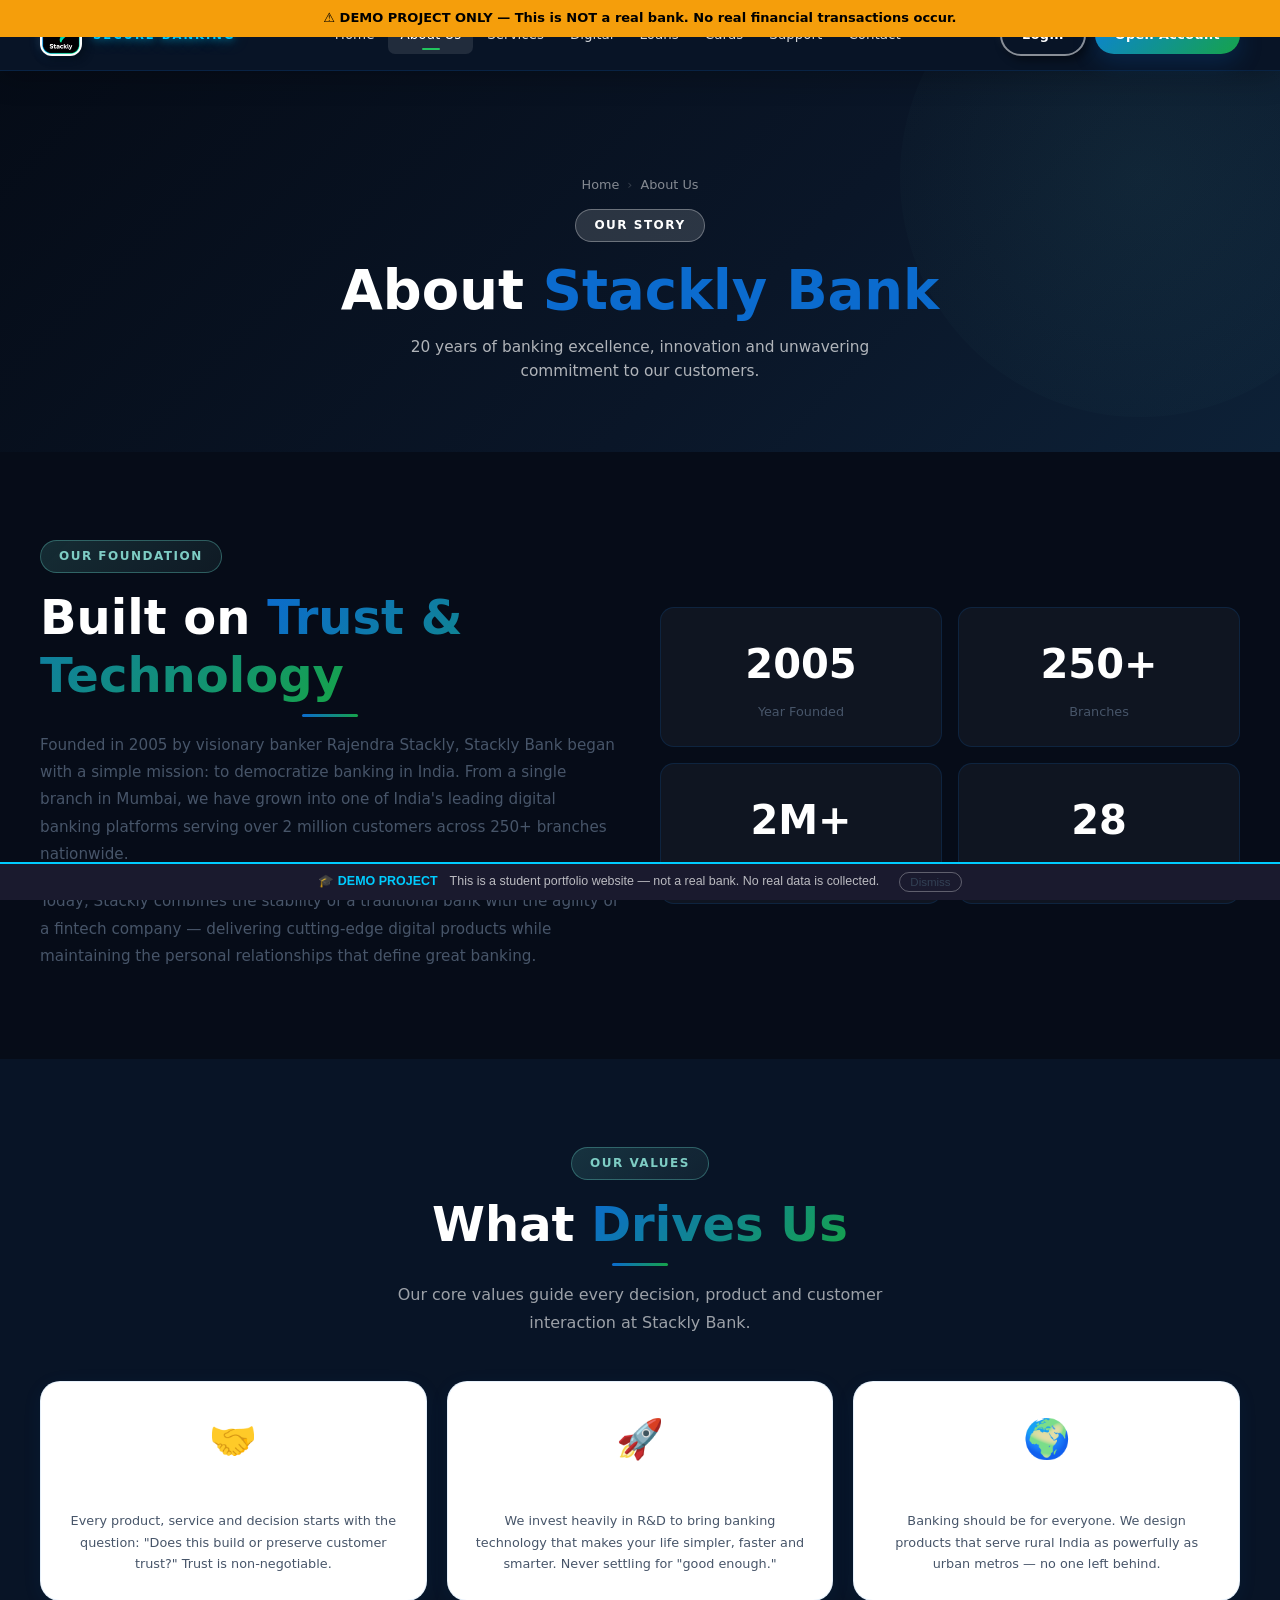
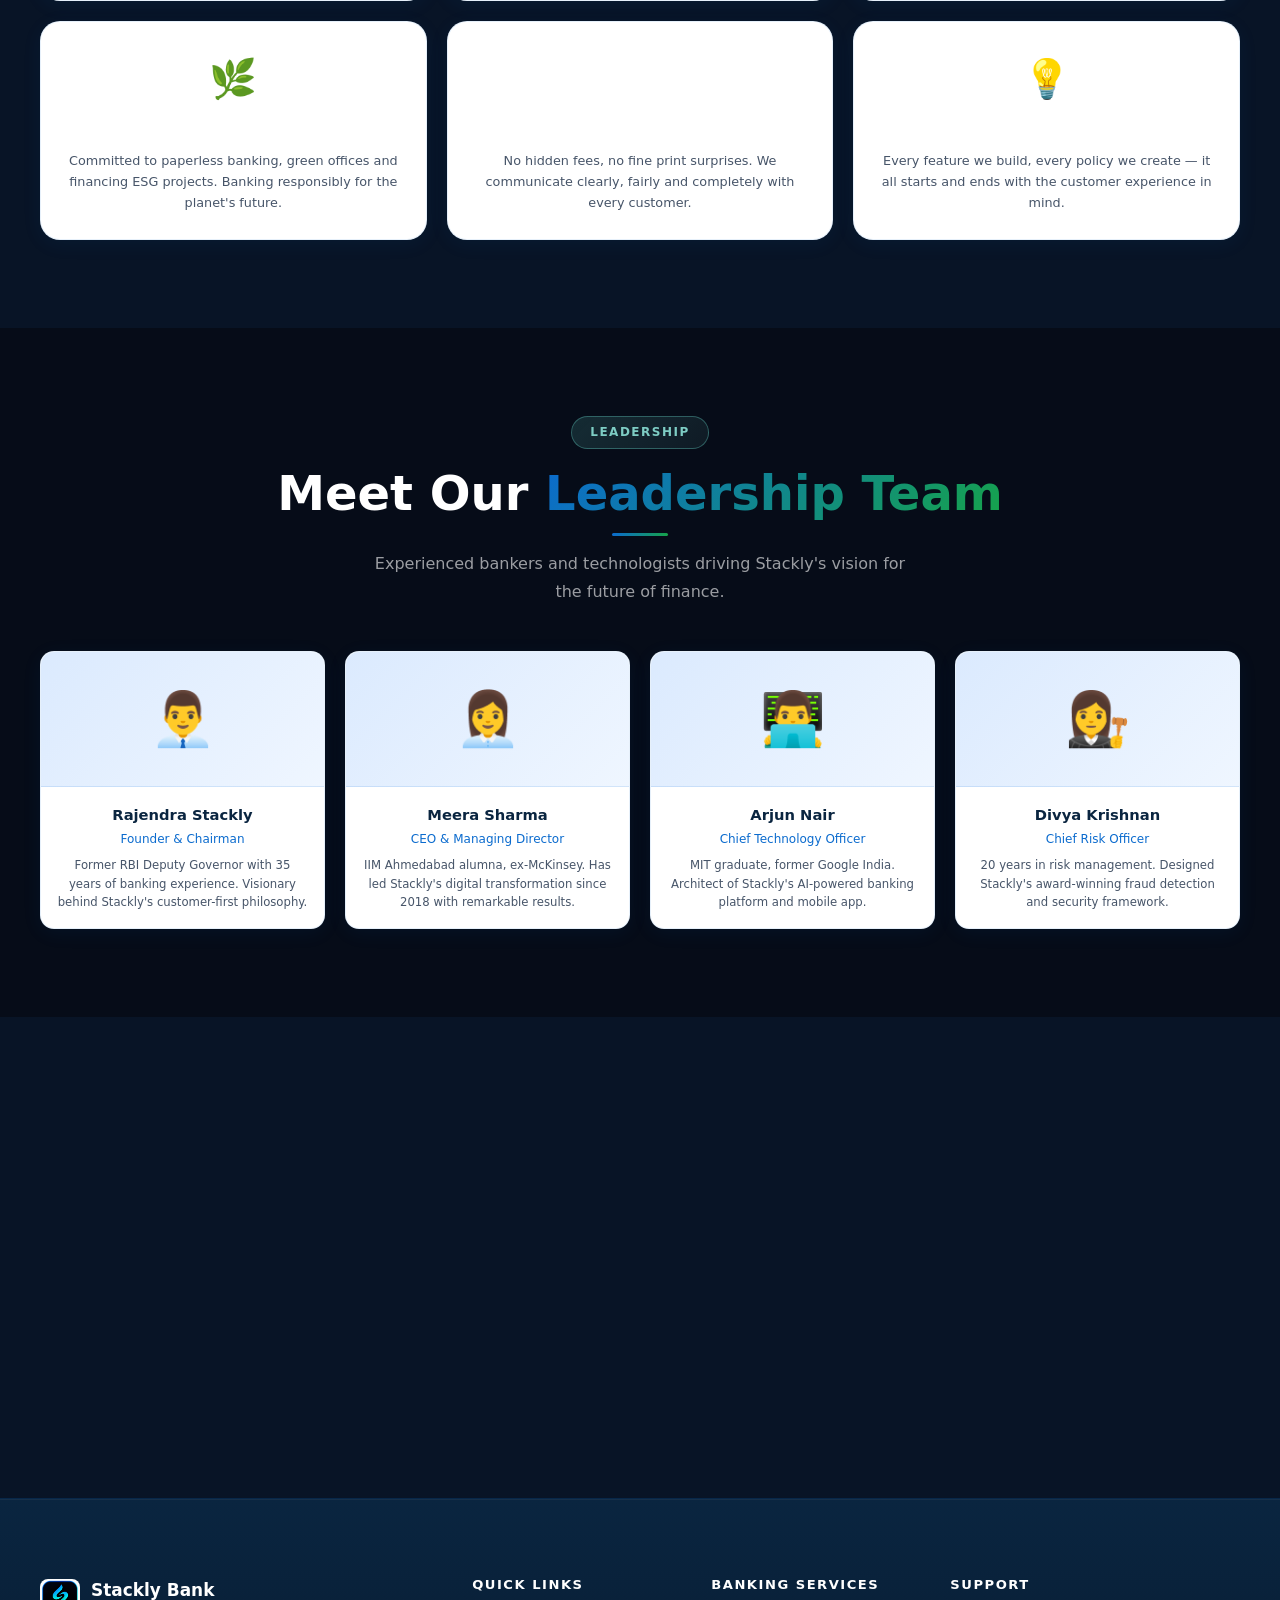
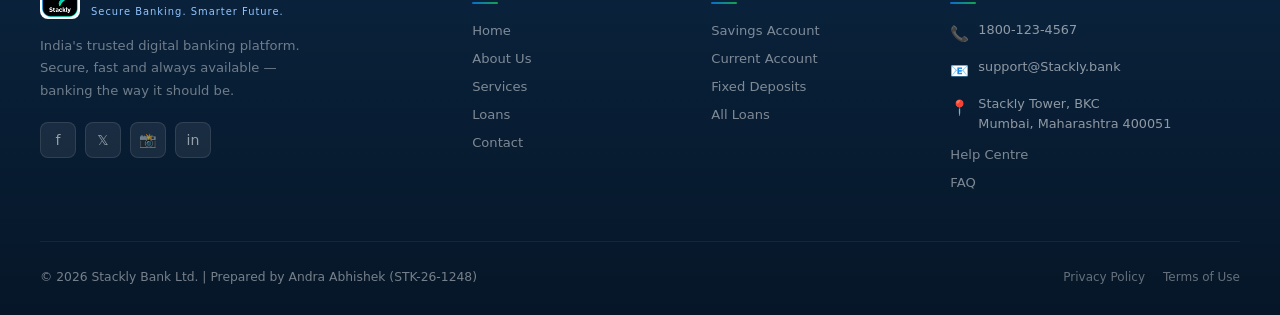
<file: about.html>
﻿<!DOCTYPE html>
<html lang="en" data-theme="dark">
<head>
<meta charset="UTF-8">
<meta http-equiv="X-UA-Compatible" content="IE=edge">
<meta http-equiv="X-Content-Type-Options" content="nosniff">
<meta name="referrer" content="strict-origin-when-cross-origin">
<meta name="robots" content="noindex, nofollow">
<meta name="viewport" content="width=device-width, initial-scale=1.0">
<meta name="description" content="About Stackly Bank — India's Most Trusted Digital Bank Since 2005">
<title>About Us — Stackly Bank</title>
<link rel="stylesheet" href="css/styles.css">
</head>
<body>
<div id="demo-banner" style="background:#f59e0b;color:#000;text-align:center;padding:8px 16px;font-size:13px;font-weight:700;position:sticky;top:0;z-index:99999;">&#9888; DEMO PROJECT ONLY &mdash; This is NOT a real bank. No real financial transactions occur.</div>

<nav class="navbar" id="navbar">
  <div class="container">
    <div class="navbar-inner">
      <a href="index.html" class="nav-logo">
        <img class="nav-logo-icon" src="images/stackly-bank-logo.webp" alt="Stackly">
        <div class="nav-logo-text">
          <span class="nav-logo-name">Stackly</span>
          <span class="nav-logo-tagline">Secure Banking</span>
        </div>
      </a>
      <div class="nav-links">
        <a href="index.html">Home</a>
        <a href="about.html" class="active">About Us</a>
        <a href="services.html">Services</a>
        <a href="digital-banking.html">Digital</a>
        <a href="loans.html">Loans</a>
        <a href="credit-cards.html">Cards</a>
        <a href="support.html">Support</a>
        <a href="contact.html">Contact</a>
      </div>
      <div class="nav-actions">

        <a href="login.html" class="btn btn-outline btn-sm">Login</a>
        <a href="signup.html" class="btn btn-primary btn-sm">Open Account</a>
        <button class="hamburger"><span></span><span></span><span></span></button>
      </div>
    </div>
  </div>
</nav>
<div class="mobile-menu">
  <div class="mobile-nav-links">
    <a href="index.html">🏠 Home</a><a href="about.html">🏛️ About Us</a>
    <a href="services.html">💼 Services</a><a href="digital-banking.html">📱 Digital Banking</a>
    <a href="loans.html">💰 Loans</a><a href="credit-cards.html">💳 Credit Cards</a>
    <a href="support.html">🎧 Support</a><a href="faq.html">❓ FAQ</a><a href="contact.html">📞 Contact</a>
  </div>
  <div class="mobile-actions">
    <a href="login.html" class="btn btn-outline w-full">Login</a>
    <a href="signup.html" class="btn btn-primary w-full">Open Account</a>
  </div>
</div>
<div class="menu-overlay"></div>

<!-- Page Header -->
<div class="page-header">
  <div class="container">
    <div class="breadcrumb"><a href="index.html">Home</a><span class="breadcrumb-sep">›</span><span>About Us</span></div>
    <span class="section-tag">Our Story</span>
    <h1 class="page-header-title">About <span class="text-gold">Stackly Bank</span></h1>
    <p class="page-header-subtitle">20 years of banking excellence, innovation and unwavering commitment to our customers.</p>
  </div>
</div>

<!-- Mission & Vision -->
<section style="background:#060c18">
  <div class="container">
    <div style="display:grid;grid-template-columns:1fr 1fr;gap:40px;align-items:center" class="reveal">
      <div>
        <span class="section-tag">Our Foundation</span>
        <h2 class="section-title">Built on <span>Trust & Technology</span></h2>
        <p style="color:#334155);line-height:1.8;margin-bottom:20px;font-size:.95rem">
          Founded in 2005 by visionary banker Rajendra Stackly, Stackly Bank began with a simple mission: to democratize banking in India. From a single branch in Mumbai, we have grown into one of India's leading digital banking platforms serving over 2 million customers across 250+ branches nationwide.
        </p>
        <p style="color:#334155);line-height:1.8;font-size:.95rem">
          Today, Stackly combines the stability of a traditional bank with the agility of a fintech company — delivering cutting-edge digital products while maintaining the personal relationships that define great banking.
        </p>
      </div>
      <div>
        <div style="display:grid;grid-template-columns:1fr 1fr;gap:16px">
          <div style="background:rgba(255,255,255,.04);border:1px solid rgba(11,107,206,.18);border-radius:14px;padding:24px;text-align:center">
            <div style="font-size:2.5rem;font-weight:900;color:var(--gold-light)">2005</div>
            <div style="font-size:.8rem;color:#475569;margin-top:6px">Year Founded</div>
          </div>
          <div style="background:rgba(255,255,255,.04);border:1px solid rgba(11,107,206,.18);border-radius:14px;padding:24px;text-align:center">
            <div style="font-size:2.5rem;font-weight:900;color:var(--gold-light)">250+</div>
            <div style="font-size:.8rem;color:#475569;margin-top:6px">Branches</div>
          </div>
          <div style="background:rgba(255,255,255,.04);border:1px solid rgba(11,107,206,.18);border-radius:14px;padding:24px;text-align:center">
            <div style="font-size:2.5rem;font-weight:900;color:var(--gold-light)">2M+</div>
            <div style="font-size:.8rem;color:#475569;margin-top:6px">Customers</div>
          </div>
          <div style="background:rgba(255,255,255,.04);border:1px solid rgba(11,107,206,.18);border-radius:14px;padding:24px;text-align:center">
            <div style="font-size:2.5rem;font-weight:900;color:var(--gold-light)">28</div>
            <div style="font-size:.8rem;color:#475569;margin-top:6px">Awards Won</div>
          </div>
        </div>
      </div>
    </div>
  </div>
</section>

<!-- Values -->
<section style="background:var(--navy)">
  <div class="container">
    <div class="text-center reveal">
      <span class="section-tag">Our Values</span>
      <h2 class="section-title">What <span>Drives Us</span></h2>
      <p class="section-subtitle">Our core values guide every decision, product and customer interaction at Stackly Bank.</p>
    </div>
    <div class="about-values-grid">
      <div class="value-card reveal">
        <span class="value-icon">🤝</span>
        <h3 class="value-title">Trust First</h3>
        <p class="value-desc">Every product, service and decision starts with the question: "Does this build or preserve customer trust?" Trust is non-negotiable.</p>
      </div>
      <div class="value-card reveal reveal-d1">
        <span class="value-icon">🚀</span>
        <h3 class="value-title">Innovation Always</h3>
        <p class="value-desc">We invest heavily in R&D to bring banking technology that makes your life simpler, faster and smarter. Never settling for "good enough."</p>
      </div>
      <div class="value-card reveal reveal-d2">
        <span class="value-icon">🌍</span>
        <h3 class="value-title">Inclusive Banking</h3>
        <p class="value-desc">Banking should be for everyone. We design products that serve rural India as powerfully as urban metros — no one left behind.</p>
      </div>
      <div class="value-card reveal">
        <span class="value-icon">🌿</span>
        <h3 class="value-title">Sustainability</h3>
        <p class="value-desc">Committed to paperless banking, green offices and financing ESG projects. Banking responsibly for the planet's future.</p>
      </div>
      <div class="value-card reveal reveal-d1">
        <span class="value-icon">⚖️</span>
        <h3 class="value-title">Transparency</h3>
        <p class="value-desc">No hidden fees, no fine print surprises. We communicate clearly, fairly and completely with every customer.</p>
      </div>
      <div class="value-card reveal reveal-d2">
        <span class="value-icon">💡</span>
        <h3 class="value-title">Customer First</h3>
        <p class="value-desc">Every feature we build, every policy we create — it all starts and ends with the customer experience in mind.</p>
      </div>
    </div>
  </div>
</section>

<!-- Leadership Team -->
<section style="background:#060c18">
  <div class="container">
    <div class="text-center reveal">
      <span class="section-tag">Leadership</span>
      <h2 class="section-title">Meet Our <span>Leadership Team</span></h2>
      <p class="section-subtitle">Experienced bankers and technologists driving Stackly's vision for the future of finance.</p>
    </div>
    <div class="team-grid">
      <div class="team-card reveal">
        <div class="team-avatar">👨‍💼</div>
        <div class="team-info">
          <div class="team-name">Rajendra Stackly</div>
          <div class="team-role">Founder & Chairman</div>
          <div class="team-desc">Former RBI Deputy Governor with 35 years of banking experience. Visionary behind Stackly's customer-first philosophy.</div>
        </div>
      </div>
      <div class="team-card reveal reveal-d1">
        <div class="team-avatar">👩‍💼</div>
        <div class="team-info">
          <div class="team-name">Meera Sharma</div>
          <div class="team-role">CEO & Managing Director</div>
          <div class="team-desc">IIM Ahmedabad alumna, ex-McKinsey. Has led Stackly's digital transformation since 2018 with remarkable results.</div>
        </div>
      </div>
      <div class="team-card reveal reveal-d2">
        <div class="team-avatar">👨‍💻</div>
        <div class="team-info">
          <div class="team-name">Arjun Nair</div>
          <div class="team-role">Chief Technology Officer</div>
          <div class="team-desc">MIT graduate, former Google India. Architect of Stackly's AI-powered banking platform and mobile app.</div>
        </div>
      </div>
      <div class="team-card reveal reveal-d3">
        <div class="team-avatar">👩‍⚖️</div>
        <div class="team-info">
          <div class="team-name">Divya Krishnan</div>
          <div class="team-role">Chief Risk Officer</div>
          <div class="team-desc">20 years in risk management. Designed Stackly's award-winning fraud detection and security framework.</div>
        </div>
      </div>
    </div>
  </div>
</section>

<!-- Awards -->
<section style="background:var(--navy)">
  <div class="container">
    <div class="text-center reveal">
      <span class="section-tag">Recognition</span>
      <h2 class="section-title">Awards & <span>Achievements</span></h2>
    </div>
    <div style="display:grid;grid-template-columns:repeat(4,1fr);gap:18px" class="reveal">
      <div style="background:rgba(255,255,255,.04);border:1px solid rgba(11,107,206,.18);border-radius:14px;padding:24px;text-align:center">
        <div style="font-size:2.5rem;margin-bottom:12px">🏆</div>
        <div style="font-size:.88rem;font-weight:700;margin-bottom:4px">Best Digital Bank 2026</div>
        <div style="font-size:.72rem;color:#64748B)">India Banking Awards</div>
      </div>
      <div style="background:rgba(255,255,255,.04);border:1px solid rgba(11,107,206,.18);border-radius:14px;padding:24px;text-align:center">
        <div style="font-size:2.5rem;margin-bottom:12px">🥇</div>
        <div style="font-size:.88rem;font-weight:700;margin-bottom:4px">Most Trusted Bank 2025</div>
        <div style="font-size:.72rem;color:#64748B)">Economic Times Survey</div>
      </div>
      <div style="background:rgba(255,255,255,.04);border:1px solid rgba(11,107,206,.18);border-radius:14px;padding:24px;text-align:center">
        <div style="font-size:2.5rem;margin-bottom:12px">⭐</div>
        <div style="font-size:.88rem;font-weight:700;margin-bottom:4px">Best Mobile App 2025</div>
        <div style="font-size:.72rem;color:#64748B)">NASSCOM Fintech Awards</div>
      </div>
      <div style="background:rgba(255,255,255,.04);border:1px solid rgba(11,107,206,.18);border-radius:14px;padding:24px;text-align:center">
        <div style="font-size:2.5rem;margin-bottom:12px">🌿</div>
        <div style="font-size:.88rem;font-weight:700;margin-bottom:4px">Green Bank of Year</div>
        <div style="font-size:.72rem;color:#64748B)">Sustainability Finance Forum</div>
      </div>
    </div>
  </div>
</section>

<!-- Footer -->
<footer class="footer">
  <div class="container">
    <div class="footer-grid">
      <div class="footer-brand">
        <a href="index.html" class="footer-logo-wrap">
          <img class="footer-logo-icon" src="images/stackly-bank-logo.webp" alt="Stackly">
          <div><div class="footer-logo-name">Stackly Bank</div><div class="footer-tagline-text">Secure Banking. Smarter Future.</div></div>
        </a>
        <p class="footer-desc">India's trusted digital banking platform. Secure, fast and always available — banking the way it should be.</p>
        <div class="footer-social">
          <a class="social-icon" href="404.html">f</a><a class="social-icon" href="404.html">𝕏</a>
          <a class="social-icon" href="404.html">📸</a><a class="social-icon" href="404.html">in</a>
        </div>
      </div>
      <div class="footer-col"><h4>Quick Links</h4><div class="footer-links">
        <a href="index.html">Home</a><a href="about.html">About Us</a>
        <a href="services.html">Services</a><a href="loans.html">Loans</a><a href="contact.html">Contact</a>
      </div></div>
      <div class="footer-col"><h4>Banking Services</h4><div class="footer-links">
        <a href="services.html">Savings Account</a><a href="services.html">Current Account</a>
        <a href="services.html">Fixed Deposits</a><a href="loans.html">All Loans</a>
      </div></div>
      <div class="footer-col"><h4>Support</h4>
        <div class="footer-contact-item"><span class="footer-contact-icon">📞</span><div class="footer-contact-text">1800-123-4567</div></div>
        <div class="footer-contact-item"><span class="footer-contact-icon">📧</span><div class="footer-contact-text">support@Stackly.bank</div></div>
        <div class="footer-contact-item"><span class="footer-contact-icon">📍</span><div class="footer-contact-text"><a href="https://maps.google.com/?q=Stackly+Tower,+BKC,+Mumbai,+Maharashtra+400051" target="_blank" rel="noopener noreferrer" style="color:inherit;text-decoration:none">Stackly Tower, BKC<br>Mumbai, Maharashtra 400051</a></div></div>
        <div class="footer-links" style="margin-top:10px"><a href="support.html">Help Centre</a><a href="faq.html">FAQ</a></div>
      </div>
    </div>
    <div class="footer-bottom">
      <div class="footer-copy">© 2026 Stackly Bank Ltd. | Prepared by Andra Abhishek (STK-26-1248)</div>
      <div class="footer-legal"><a href="#">Privacy Policy</a><a href="#">Terms of Use</a></div>
    </div>
  </div>
</footer>

<button class="back-to-top">↑</button>
<script src="js/main.js"></script>
<div style="position:fixed;bottom:0;left:0;right:0;z-index:99999;background:#1a1a2e;border-top:2px solid #00CCFF;padding:8px 20px;display:flex;align-items:center;justify-content:center;gap:12px;font-size:.78rem;font-family:sans-serif"><span style="color:#00CCFF;font-weight:700">🎓 DEMO PROJECT</span><span style="color:rgba(255,255,255,.7)">This is a student portfolio website — not a real bank. No real data is collected.</span><button onclick="this.parentElement.style.display='none'" style="background:none;border:1px solid rgba(255,255,255,.3);color:rgba(255,255,255,.6);padding:3px 10px;border-radius:50px;cursor:pointer;font-size:.72rem;margin-left:8px">Dismiss</button></div>
</body>
</html>
</file>
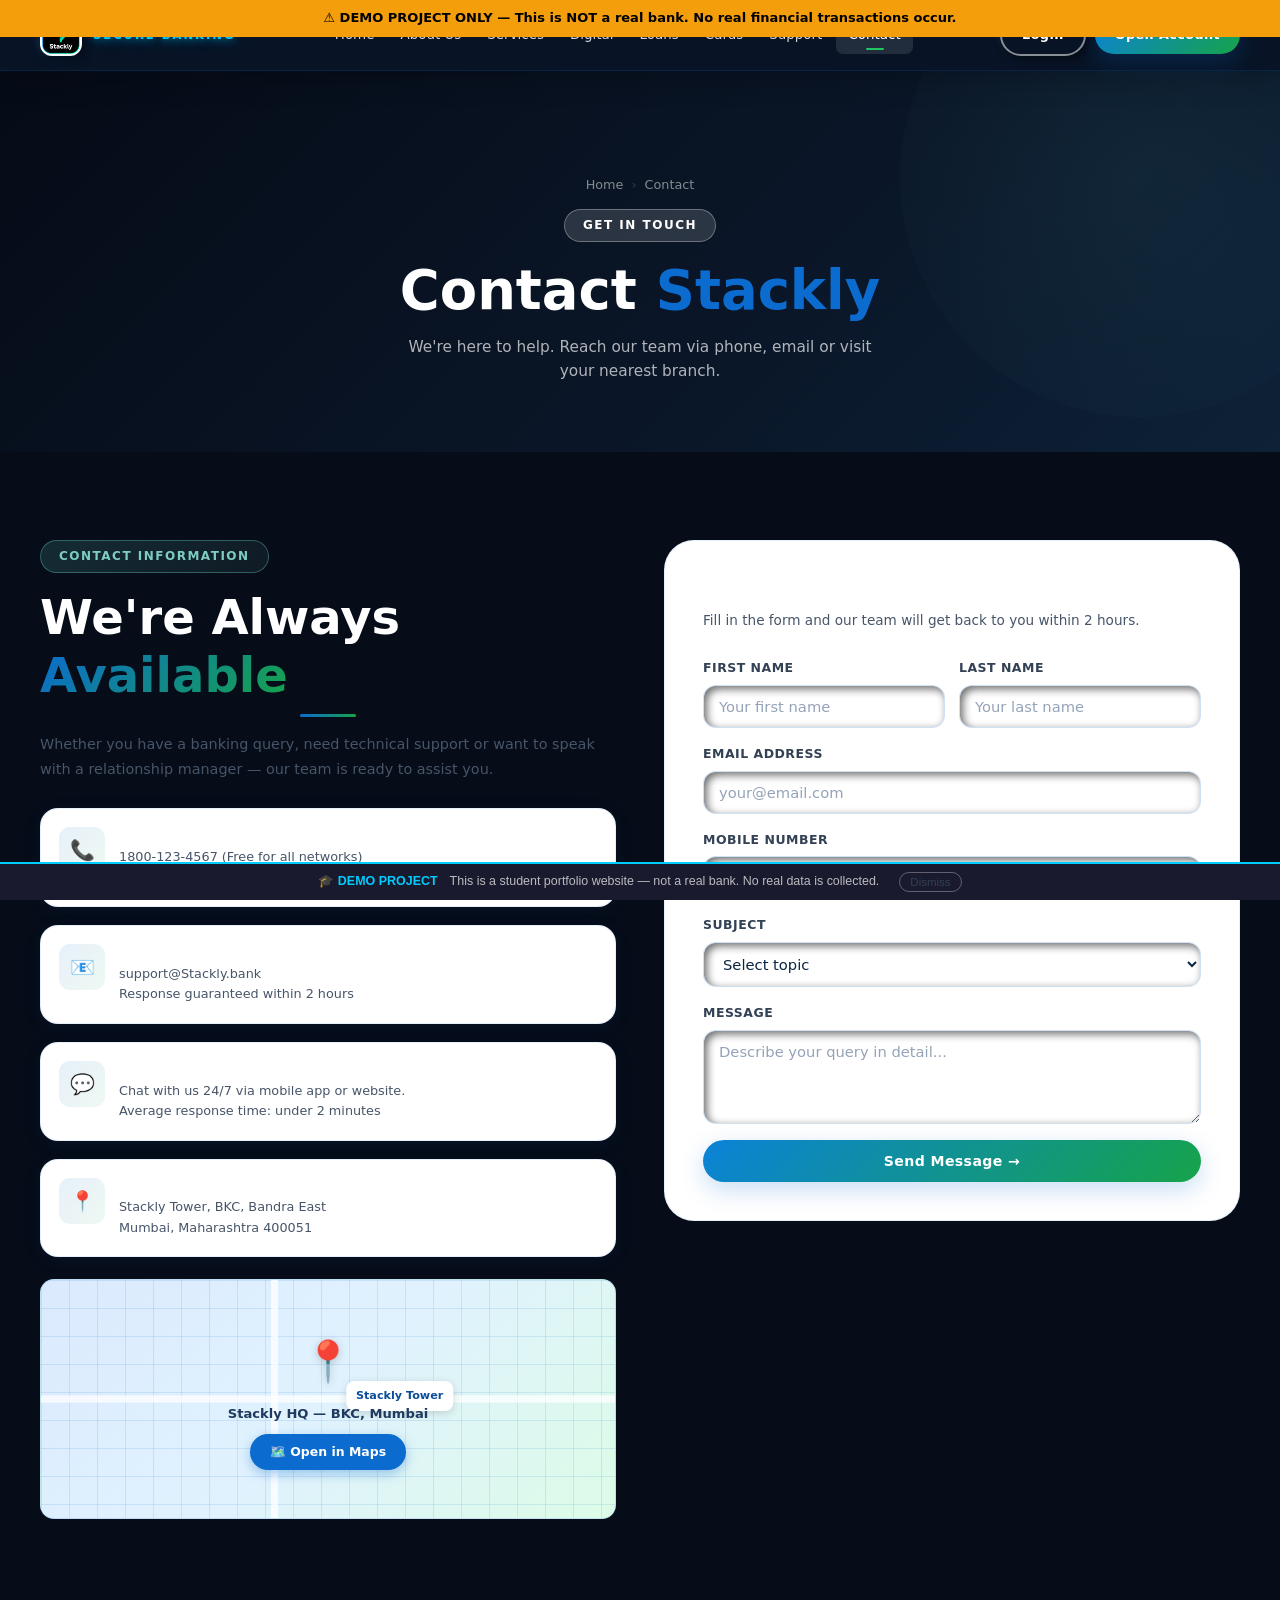
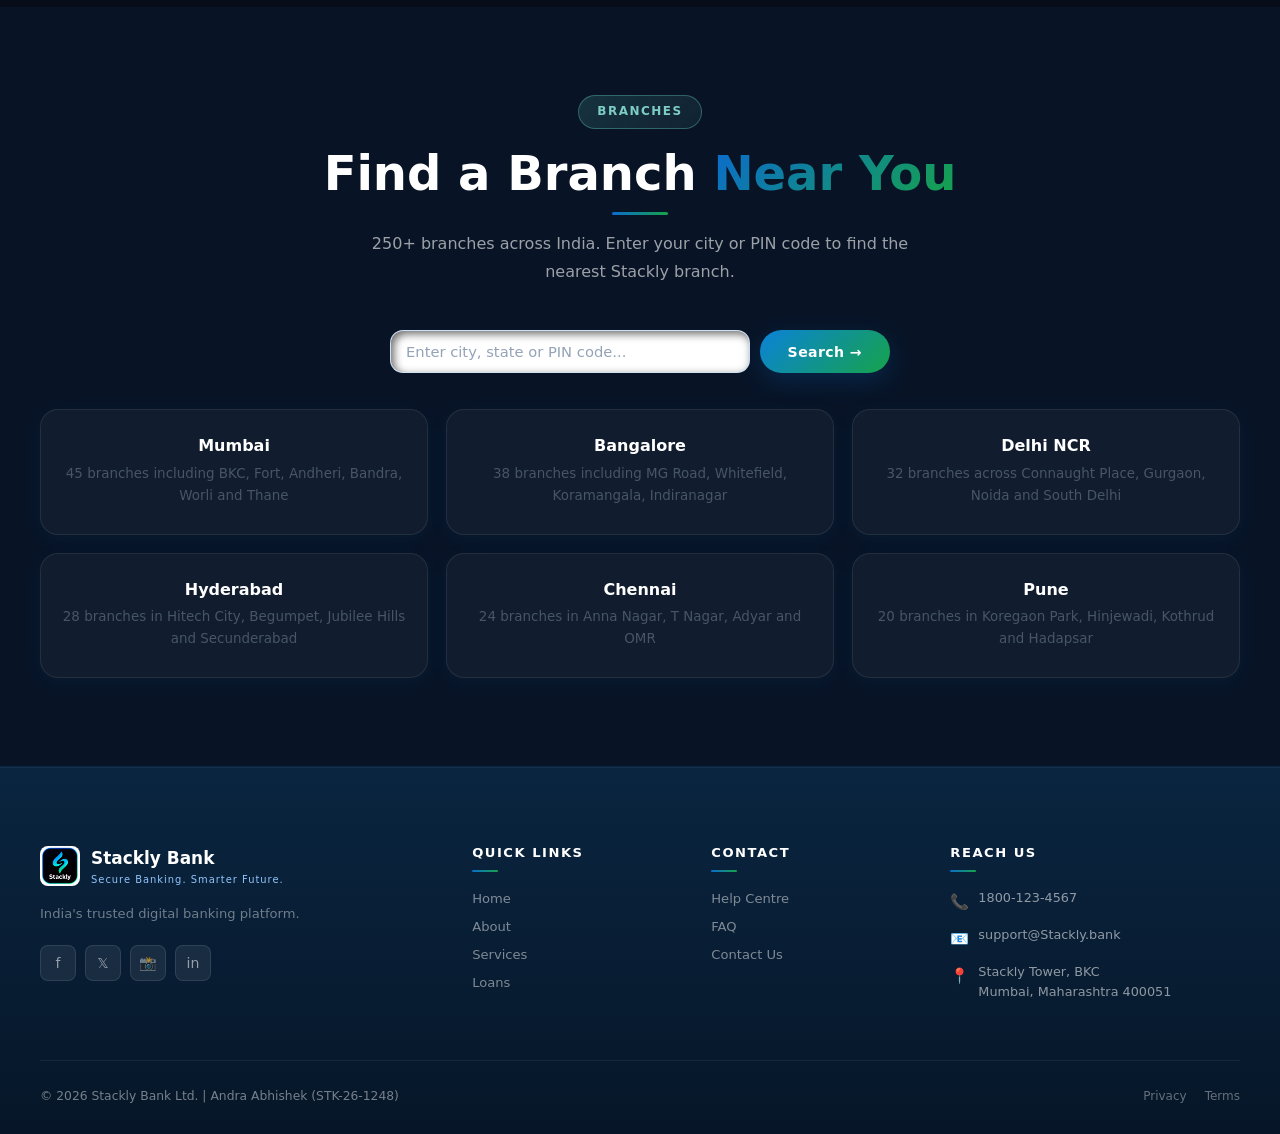
<file: contact.html>
﻿<!DOCTYPE html>
<html lang="en" data-theme="dark">
<head>
<meta charset="UTF-8">
<meta http-equiv="X-UA-Compatible" content="IE=edge">
<meta http-equiv="X-Content-Type-Options" content="nosniff">
<meta name="referrer" content="strict-origin-when-cross-origin">
<meta name="robots" content="noindex, nofollow">
<meta name="viewport" content="width=device-width, initial-scale=1.0">
<meta name="description" content="Contact Stackly Bank — Phone, Email, Branch and Online Support">
<title>Contact Us — Stackly Bank</title>
<link rel="stylesheet" href="css/styles.css">
</head>
<body>
<div id="demo-banner" style="background:#f59e0b;color:#000;text-align:center;padding:8px 16px;font-size:13px;font-weight:700;position:sticky;top:0;z-index:99999;">&#9888; DEMO PROJECT ONLY &mdash; This is NOT a real bank. No real financial transactions occur.</div>

<nav class="navbar" id="navbar">
  <div class="container">
    <div class="navbar-inner">
      <a href="index.html" class="nav-logo"><img class="nav-logo-icon" src="images/stackly-bank-logo.webp" alt="Stackly"><div class="nav-logo-text"><span class="nav-logo-name">Stackly</span><span class="nav-logo-tagline">Secure Banking</span></div></a>
      <div class="nav-links">
        <a href="index.html">Home</a><a href="about.html">About Us</a><a href="services.html">Services</a>
        <a href="digital-banking.html">Digital</a><a href="loans.html">Loans</a>
        <a href="credit-cards.html">Cards</a><a href="support.html">Support</a><a href="contact.html" class="active">Contact</a>
      </div>
      <div class="nav-actions">

        <a href="login.html" class="btn btn-outline btn-sm">Login</a>
        <a href="signup.html" class="btn btn-primary btn-sm">Open Account</a>
        <button class="hamburger"><span></span><span></span><span></span></button>
      </div>
    </div>
  </div>
</nav>
<div class="mobile-menu">
  <div class="mobile-nav-links">
    <a href="index.html">🏠 Home</a><a href="about.html">🏛️ About Us</a><a href="services.html">💼 Services</a>
    <a href="digital-banking.html">📱 Digital</a><a href="loans.html">💰 Loans</a>
    <a href="credit-cards.html">💳 Cards</a><a href="support.html">🎧 Support</a><a href="contact.html">📞 Contact</a>
  </div>
  <div class="mobile-actions"><a href="login.html" class="btn btn-outline w-full">Login</a><a href="signup.html" class="btn btn-primary w-full">Open Account</a></div>
</div>
<div class="menu-overlay"></div>

<div class="page-header">
  <div class="container">
    <div class="breadcrumb"><a href="index.html">Home</a><span class="breadcrumb-sep">›</span><span>Contact</span></div>
    <span class="section-tag">Get in Touch</span>
    <h1 class="page-header-title">Contact <span class="text-gold">Stackly</span></h1>
    <p class="page-header-subtitle">We're here to help. Reach our team via phone, email or visit your nearest branch.</p>
  </div>
</div>

<section style="background:#060c18">
  <div class="container">
    <div class="contact-grid">
      <!-- Contact Info -->
      <div>
        <span class="section-tag reveal">Contact Information</span>
        <h2 class="section-title reveal">We're Always <span>Available</span></h2>
        <p style="color:#475569);font-size:.9rem;line-height:1.75;margin-bottom:8px" class="reveal">Whether you have a banking query, need technical support or want to speak with a relationship manager — our team is ready to assist you.</p>

        <div class="contact-info-items">
          <div class="contact-info-item reveal">
            <div class="contact-info-icon">📞</div>
            <div class="contact-info-text">
              <h4>Toll-Free Number</h4>
              <p>1800-123-4567 (Free for all networks)<br>Available Mon–Sat: 8AM–10PM</p>
            </div>
          </div>
          <div class="contact-info-item reveal reveal-d1">
            <div class="contact-info-icon">📧</div>
            <div class="contact-info-text">
              <h4>Email Support</h4>
              <p>support@Stackly.bank<br>Response guaranteed within 2 hours</p>
            </div>
          </div>
          <div class="contact-info-item reveal reveal-d2">
            <div class="contact-info-icon">💬</div>
            <div class="contact-info-text">
              <h4>Live Chat</h4>
              <p>Chat with us 24/7 via mobile app or website.<br>Average response time: under 2 minutes</p>
            </div>
          </div>
          <div class="contact-info-item reveal reveal-d3">
            <div class="contact-info-icon">📍</div>
            <div class="contact-info-text">
              <h4>Corporate Headquarters</h4>
              <p>Stackly Tower, BKC, Bandra East<br>Mumbai, Maharashtra 400051</p>
            </div>
          </div>
        </div>

        <div class="map-placeholder reveal" style="background:linear-gradient(135deg,#dbeafe,#e0f2fe,#dcfce7);border:1px solid rgba(11,107,206,.15);position:relative;overflow:hidden;height:240px">
          <!-- Map grid -->
          <div style="position:absolute;inset:0;background-image:linear-gradient(rgba(11,107,206,.12) 1px,transparent 1px),linear-gradient(90deg,rgba(11,107,206,.12) 1px,transparent 1px);background-size:28px 28px;pointer-events:none"></div>
          <!-- Roads -->
          <div style="position:absolute;top:50%;left:0;right:0;height:7px;background:rgba(255,255,255,.75);transform:translateY(-50%);pointer-events:none"></div>
          <div style="position:absolute;top:0;bottom:0;left:40%;width:7px;background:rgba(255,255,255,.75);pointer-events:none"></div>
          <!-- Location block -->
          <div style="position:absolute;top:50%;left:55%;transform:translate(-10%,-60%);background:#FFFFFF;border-radius:8px;padding:6px 10px;box-shadow:0 2px 8px rgba(0,0,0,.15);font-size:.7rem;font-weight:700;color:#0A4D9B;white-space:nowrap;pointer-events:none">Stackly Tower</div>
          <!-- Content -->
          <div style="position:relative;z-index:2;display:flex;flex-direction:column;align-items:center;gap:10px">
            <span style="font-size:2.5rem;filter:drop-shadow(0 2px 4px rgba(0,0,0,.2))">📍</span>
            <p style="font-size:.82rem;color:#1e3a5f;font-weight:600;margin:0">Stackly HQ — BKC, Mumbai</p>
            <a href="https://maps.google.com/?q=Stackly+Tower,+BKC,+Mumbai,+Maharashtra+400051" target="_blank" rel="noopener noreferrer"
               style="background:#0B6BCE;color:#FFFFFF;padding:8px 20px;border-radius:50px;font-size:.78rem;font-weight:700;text-decoration:none;box-shadow:0 4px 12px rgba(11,107,206,.35);display:inline-flex;align-items:center;gap:6px">
              🗺️ Open in Maps
            </a>
          </div>
        </div>
      </div>

      <!-- Contact Form -->
      <div class="reveal">
        <div style="background:#FFFFFF;border:1px solid rgba(11,107,206,.1);border-radius:var(--r-xl);padding:38px">
          <h3 style="font-size:1.3rem;font-weight:800;margin-bottom:6px">Send Us a Message</h3>
          <p style="font-size:.85rem;color:#475569);margin-bottom:26px">Fill in the form and our team will get back to you within 2 hours.</p>
          <form id="contact-form" style="display:flex;flex-direction:column;gap:16px">
            <div style="display:grid;grid-template-columns:1fr 1fr;gap:14px">
              <div class="form-group">
                <label class="form-label">First Name</label>
                <input class="form-control" type="text" placeholder="Your first name" required>
              </div>
              <div class="form-group">
                <label class="form-label">Last Name</label>
                <input class="form-control" type="text" placeholder="Your last name" required>
              </div>
            </div>
            <div class="form-group">
              <label class="form-label">Email Address</label>
              <input class="form-control" type="email" placeholder="your@email.com" required>
            </div>
            <div class="form-group">
              <label class="form-label">Mobile Number</label>
              <input class="form-control" type="tel" placeholder="+91 XXXXX XXXXX">
            </div>
            <div class="form-group">
              <label class="form-label">Subject</label>
              <select class="form-control" required>
                <option value="" disabled selected>Select topic</option>
                <option>Account Opening</option>
                <option>Loan Enquiry</option>
                <option>Credit Card</option>
                <option>Internet Banking</option>
                <option>Transaction Issue</option>
                <option>Fraud / Dispute</option>
                <option>General Enquiry</option>
              </select>
            </div>
            <div class="form-group">
              <label class="form-label">Message</label>
              <textarea class="form-control" rows="4" placeholder="Describe your query in detail..." required style="resize:vertical"></textarea>
            </div>
            <button type="submit" class="btn btn-primary" style="justify-content:center">Send Message →</button>
          </form>
        </div>
      </div>
    </div>
  </div>
</section>

<!-- Branch Locator -->
<section style="background:var(--navy)">
  <div class="container">
    <div class="text-center reveal">
      <span class="section-tag">Branches</span>
      <h2 class="section-title">Find a Branch <span>Near You</span></h2>
      <p class="section-subtitle">250+ branches across India. Enter your city or PIN code to find the nearest Stackly branch.</p>
    </div>
    <div style="max-width:500px;margin:0 auto 36px;display:flex;gap:10px" class="reveal">
      <input class="form-control" type="text" placeholder="Enter city, state or PIN code..." style="flex:1">
      <button class="btn btn-primary" onclick="showToast('Searching branches...','info')">Search →</button>
    </div>
    <div style="display:grid;grid-template-columns:repeat(3,1fr);gap:18px" class="reveal">
      <div class="why-card"><h4 class="why-title" style="font-size:1rem">Mumbai</h4><p class="why-desc">45 branches including BKC, Fort, Andheri, Bandra, Worli and Thane</p></div>
      <div class="why-card"><h4 class="why-title" style="font-size:1rem">Bangalore</h4><p class="why-desc">38 branches including MG Road, Whitefield, Koramangala, Indiranagar</p></div>
      <div class="why-card"><h4 class="why-title" style="font-size:1rem">Delhi NCR</h4><p class="why-desc">32 branches across Connaught Place, Gurgaon, Noida and South Delhi</p></div>
      <div class="why-card"><h4 class="why-title" style="font-size:1rem">Hyderabad</h4><p class="why-desc">28 branches in Hitech City, Begumpet, Jubilee Hills and Secunderabad</p></div>
      <div class="why-card"><h4 class="why-title" style="font-size:1rem">Chennai</h4><p class="why-desc">24 branches in Anna Nagar, T Nagar, Adyar and OMR</p></div>
      <div class="why-card"><h4 class="why-title" style="font-size:1rem">Pune</h4><p class="why-desc">20 branches in Koregaon Park, Hinjewadi, Kothrud and Hadapsar</p></div>
    </div>
  </div>
</section>

<footer class="footer">
  <div class="container">
    <div class="footer-grid">
      <div class="footer-brand"><a href="index.html" class="footer-logo-wrap"><img class="footer-logo-icon" src="images/stackly-bank-logo.webp" alt="Stackly"><div><div class="footer-logo-name">Stackly Bank</div><div class="footer-tagline-text">Secure Banking. Smarter Future.</div></div></a><p class="footer-desc">India's trusted digital banking platform.</p><div class="footer-social"><a class="social-icon" href="404.html">f</a><a class="social-icon" href="404.html">𝕏</a><a class="social-icon" href="404.html">📸</a><a class="social-icon" href="404.html">in</a></div></div>
      <div class="footer-col"><h4>Quick Links</h4><div class="footer-links"><a href="index.html">Home</a><a href="about.html">About</a><a href="services.html">Services</a><a href="loans.html">Loans</a></div></div>
      <div class="footer-col"><h4>Contact</h4><div class="footer-links"><a href="support.html">Help Centre</a><a href="faq.html">FAQ</a><a href="contact.html">Contact Us</a></div></div>
      <div class="footer-col"><h4>Reach Us</h4><div class="footer-contact-item"><span class="footer-contact-icon">📞</span><div class="footer-contact-text">1800-123-4567</div></div><div class="footer-contact-item"><span class="footer-contact-icon">📧</span><div class="footer-contact-text">support@Stackly.bank</div></div><div class="footer-contact-item"><span class="footer-contact-icon">📍</span><div class="footer-contact-text"><a href="https://maps.google.com/?q=Stackly+Tower,+BKC,+Mumbai,+Maharashtra+400051" target="_blank" rel="noopener noreferrer" style="color:inherit;text-decoration:none">Stackly Tower, BKC<br>Mumbai, Maharashtra 400051</a></div></div></div>
    </div>
    <div class="footer-bottom"><div class="footer-copy">© 2026 Stackly Bank Ltd. | Andra Abhishek (STK-26-1248)</div><div class="footer-legal"><a href="#">Privacy</a><a href="#">Terms</a></div></div>
  </div>
</footer>

<button class="back-to-top">↑</button>
<script src="js/main.js"></script>
<div style="position:fixed;bottom:0;left:0;right:0;z-index:99999;background:#1a1a2e;border-top:2px solid #00CCFF;padding:8px 20px;display:flex;align-items:center;justify-content:center;gap:12px;font-size:.78rem;font-family:sans-serif"><span style="color:#00CCFF;font-weight:700">🎓 DEMO PROJECT</span><span style="color:rgba(255,255,255,.7)">This is a student portfolio website — not a real bank. No real data is collected.</span><button onclick="this.parentElement.style.display='none'" style="background:none;border:1px solid rgba(255,255,255,.3);color:rgba(255,255,255,.6);padding:3px 10px;border-radius:50px;cursor:pointer;font-size:.72rem;margin-left:8px">Dismiss</button></div>
</body>
</html>
</file>
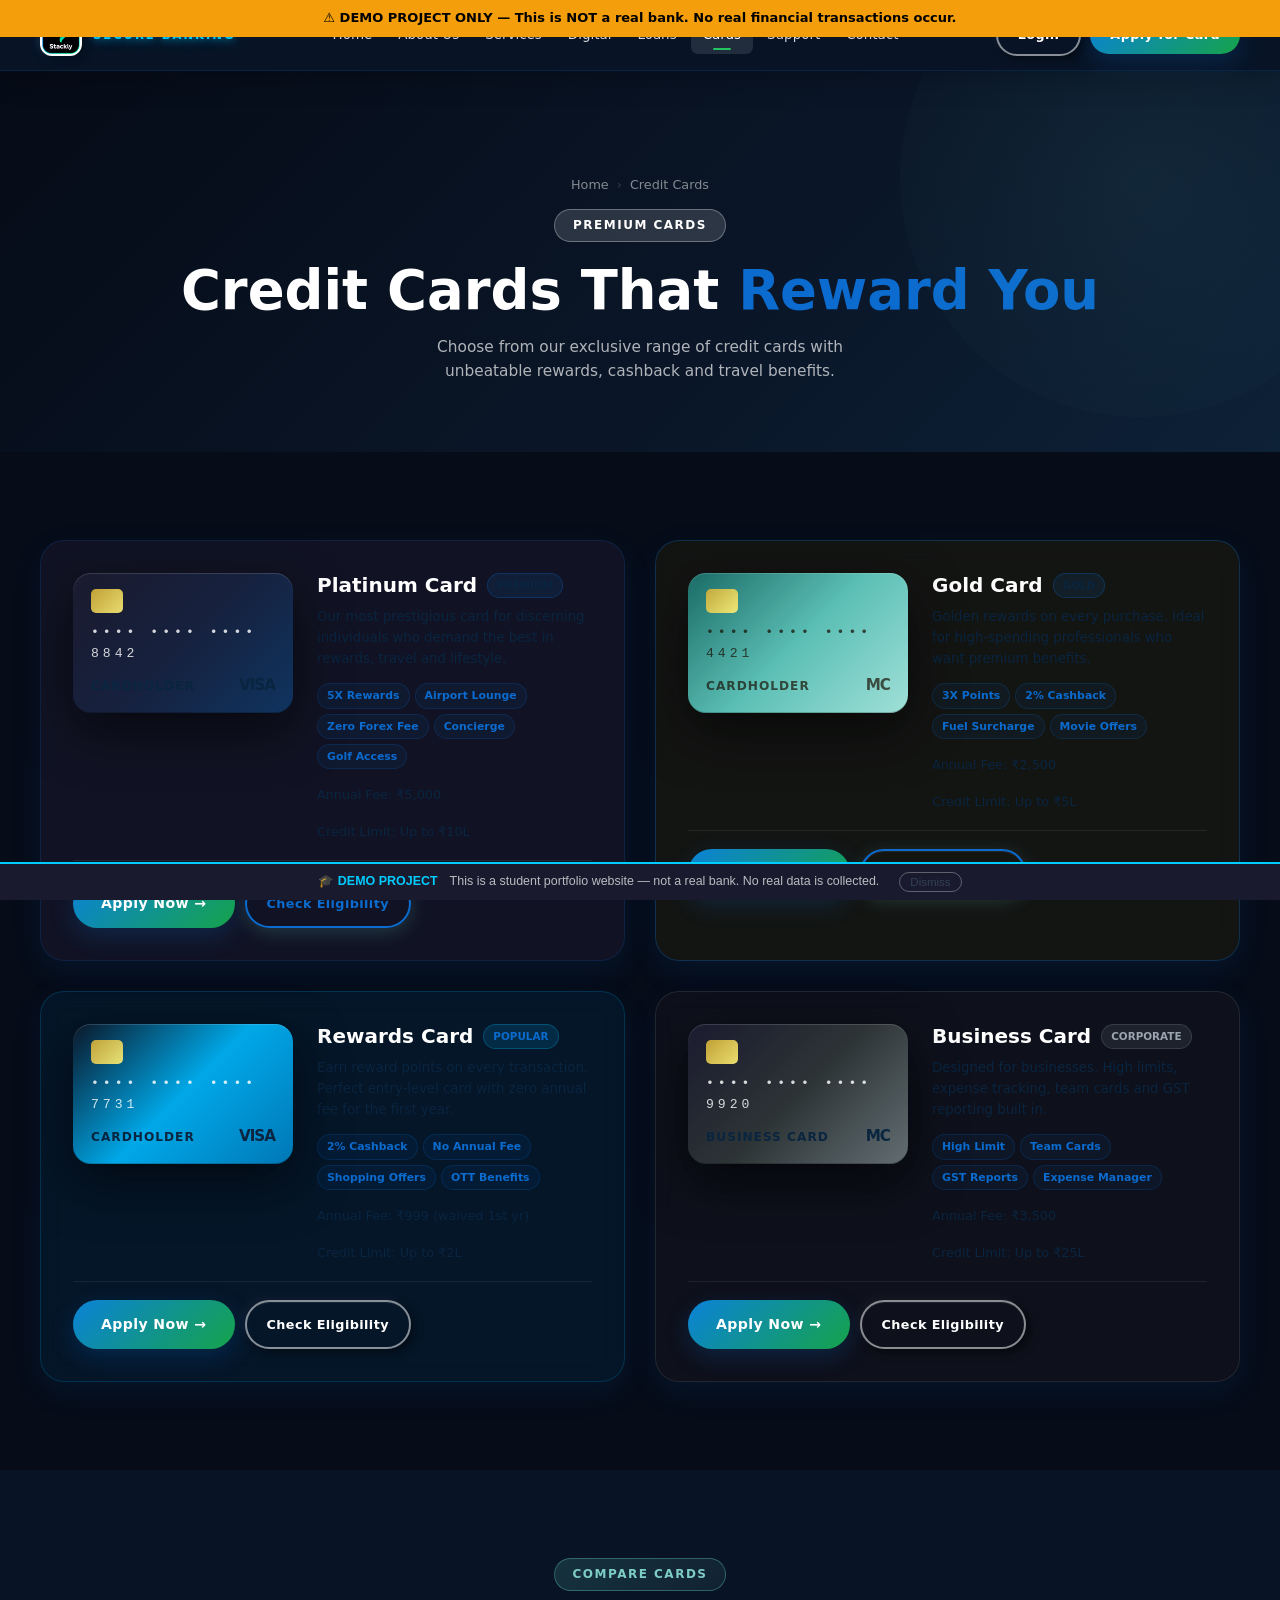
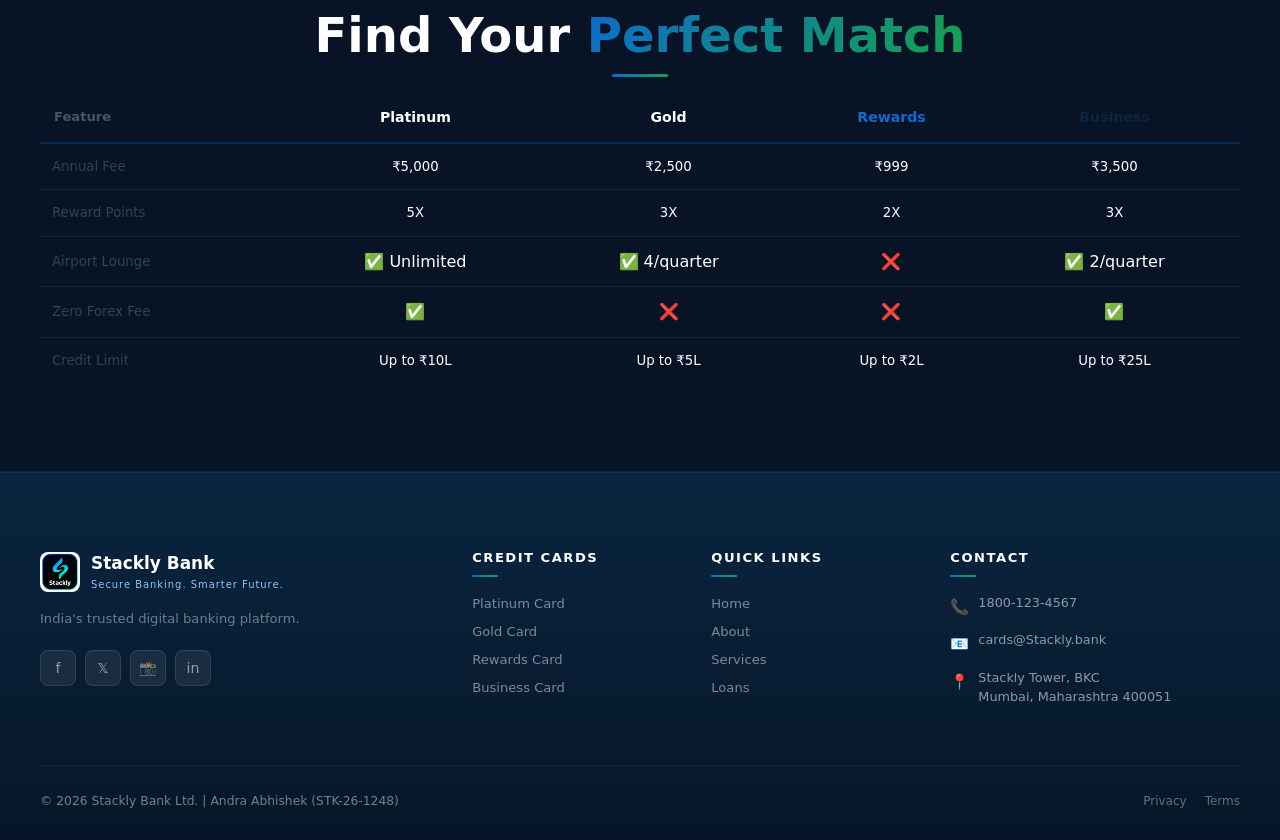
<file: credit-cards.html>
﻿<!DOCTYPE html>
<html lang="en" data-theme="dark">
<head>
<meta charset="UTF-8">
<meta http-equiv="X-UA-Compatible" content="IE=edge">
<meta http-equiv="X-Content-Type-Options" content="nosniff">
<meta name="referrer" content="strict-origin-when-cross-origin">
<meta name="robots" content="noindex, nofollow">
<meta name="viewport" content="width=device-width, initial-scale=1.0">
<meta name="description" content="Stackly Bank Credit Cards — Platinum, Gold, Rewards and Business Cards">
<title>Credit Cards — Stackly Bank</title>
<link rel="stylesheet" href="css/styles.css">
</head>
<body>
<div id="demo-banner" style="background:#f59e0b;color:#000;text-align:center;padding:8px 16px;font-size:13px;font-weight:700;position:sticky;top:0;z-index:99999;">&#9888; DEMO PROJECT ONLY &mdash; This is NOT a real bank. No real financial transactions occur.</div>

<nav class="navbar" id="navbar">
  <div class="container">
    <div class="navbar-inner">
      <a href="index.html" class="nav-logo"><img class="nav-logo-icon" src="images/stackly-bank-logo.webp" alt="Stackly"><div class="nav-logo-text"><span class="nav-logo-name">Stackly</span><span class="nav-logo-tagline">Secure Banking</span></div></a>
      <div class="nav-links">
        <a href="index.html">Home</a><a href="about.html">About Us</a><a href="services.html">Services</a>
        <a href="digital-banking.html">Digital</a><a href="loans.html">Loans</a>
        <a href="credit-cards.html" class="active">Cards</a><a href="support.html">Support</a><a href="contact.html">Contact</a>
      </div>
      <div class="nav-actions">

        <a href="login.html" class="btn btn-outline btn-sm">Login</a>
        <a href="signup.html" class="btn btn-primary btn-sm">Apply for Card</a>
        <button class="hamburger"><span></span><span></span><span></span></button>
      </div>
    </div>
  </div>
</nav>
<div class="mobile-menu">
  <div class="mobile-nav-links">
    <a href="index.html">🏠 Home</a><a href="about.html">🏛️ About Us</a><a href="services.html">💼 Services</a>
    <a href="digital-banking.html">📱 Digital Banking</a><a href="loans.html">💰 Loans</a>
    <a href="credit-cards.html">💳 Credit Cards</a><a href="support.html">🎧 Support</a><a href="contact.html">📞 Contact</a>
  </div>
  <div class="mobile-actions"><a href="login.html" class="btn btn-outline w-full">Login</a><a href="signup.html" class="btn btn-primary w-full">Apply for Card</a></div>
</div>
<div class="menu-overlay"></div>

<div class="page-header">
  <div class="container">
    <div class="breadcrumb"><a href="index.html">Home</a><span class="breadcrumb-sep">›</span><span>Credit Cards</span></div>
    <span class="section-tag">Premium Cards</span>
    <h1 class="page-header-title">Credit Cards That <span class="text-gold">Reward You</span></h1>
    <p class="page-header-subtitle">Choose from our exclusive range of credit cards with unbeatable rewards, cashback and travel benefits.</p>
  </div>
</div>

<!-- Cards Grid -->
<section style="background:#060c18">
  <div class="container">
    <div style="display:grid;grid-template-columns:1fr 1fr;gap:30px">
      <!-- Platinum -->
      <div class="glass-card reveal" style="background:rgba(26,26,46,.6);border-color:rgba(11,107,206,.18)">
        <div style="display:flex;gap:24px;align-items:flex-start;flex-wrap:wrap">
          <div class="card-visual card-visual-platinum" style="width:220px;height:140px;flex-shrink:0;padding:16px 18px">
            <div class="card-chip" style="width:32px;height:24px"></div>
            <div class="card-number" style="font-size:.82rem">•••• •••• •••• 8842</div>
            <div class="card-bottom" style="font-size:.7rem"><span class="card-holder">CARDHOLDER</span><span class="card-network" style="font-size:.95rem">VISA</span></div>
            <div class="card-shine"></div>
          </div>
          <div style="flex:1">
            <div style="display:flex;align-items:center;gap:10px;margin-bottom:8px">
              <h3 style="font-size:1.25rem;font-weight:800">Platinum Card</h3>
              <span style="background:rgba(11,107,206,.12);border:1px solid rgba(11,107,206,.28);color:var(--gold-light);font-size:.65rem;font-weight:700;padding:3px 9px;border-radius:50px">PREMIUM</span>
            </div>
            <p style="font-size:.83rem;color:#475569);line-height:1.6;margin-bottom:14px">Our most prestigious card for discerning individuals who demand the best in rewards, travel and lifestyle.</p>
            <div class="card-benefits" style="margin-bottom:16px">
              <span class="benefit-tag">5X Rewards</span><span class="benefit-tag">Airport Lounge</span>
              <span class="benefit-tag">Zero Forex Fee</span><span class="benefit-tag">Concierge</span>
              <span class="benefit-tag">Golf Access</span>
            </div>
            <div style="display:flex;gap:16px;font-size:.8rem;color:#334155);flex-wrap:wrap">
              <span>Annual Fee: ₹5,000</span><span>Credit Limit: Up to ₹10L</span>
            </div>
          </div>
        </div>
        <div style="margin-top:18px;padding-top:18px;border-top:1px solid rgba(255,255,255,.07);display:flex;gap:10px;flex-wrap:wrap">
          <a href="signup.html" class="btn btn-primary">Apply Now →</a>
          <button class="btn btn-outline-gold btn-sm" onclick="showToast('Eligibility: Salary ≥ ₹75,000/month or ITR ≥ ₹9L','info')">Check Eligibility</button>
        </div>
      </div>

      <!-- Gold -->
      <div class="glass-card reveal reveal-d1" style="background:rgba(42,36,14,.4);border-color:rgba(11,107,206,.32)">
        <div style="display:flex;gap:24px;align-items:flex-start;flex-wrap:wrap">
          <div class="card-visual card-visual-gold" style="width:220px;height:140px;flex-shrink:0;padding:16px 18px">
            <div class="card-chip" style="width:32px;height:24px"></div>
            <div class="card-number card-number-gold" style="font-size:.82rem">•••• •••• •••• 4421</div>
            <div class="card-bottom" style="font-size:.7rem"><span class="card-holder" style="color:rgba(26,18,4,.7)">CARDHOLDER</span><span class="card-network" style="font-size:.95rem;color:rgba(26,18,4,.7)">MC</span></div>
            <div class="card-shine"></div>
          </div>
          <div style="flex:1">
            <div style="display:flex;align-items:center;gap:10px;margin-bottom:8px">
              <h3 style="font-size:1.25rem;font-weight:800">Gold Card</h3>
              <span style="background:rgba(11,107,206,.12);border:1px solid rgba(11,107,206,.28);color:var(--gold-light);font-size:.65rem;font-weight:700;padding:3px 9px;border-radius:50px">GOLD</span>
            </div>
            <p style="font-size:.83rem;color:#475569);line-height:1.6;margin-bottom:14px">Golden rewards on every purchase. Ideal for high-spending professionals who want premium benefits.</p>
            <div class="card-benefits" style="margin-bottom:16px">
              <span class="benefit-tag">3X Points</span><span class="benefit-tag">2% Cashback</span>
              <span class="benefit-tag">Fuel Surcharge</span><span class="benefit-tag">Movie Offers</span>
            </div>
            <div style="display:flex;gap:16px;font-size:.8rem;color:#334155);flex-wrap:wrap">
              <span>Annual Fee: ₹2,500</span><span>Credit Limit: Up to ₹5L</span>
            </div>
          </div>
        </div>
        <div style="margin-top:18px;padding-top:18px;border-top:1px solid rgba(255,255,255,.07);display:flex;gap:10px;flex-wrap:wrap">
          <a href="signup.html" class="btn btn-primary">Apply Now →</a>
          <button class="btn btn-outline-gold btn-sm" onclick="showToast('Eligibility: Salary ≥ ₹40,000/month or ITR ≥ ₹5L','info')">Check Eligibility</button>
        </div>
      </div>

      <!-- Rewards -->
      <div class="glass-card reveal" style="background:rgba(0,48,80,.3);border-color:rgba(0,168,232,.2)">
        <div style="display:flex;gap:24px;align-items:flex-start;flex-wrap:wrap">
          <div class="card-visual card-visual-rewards" style="width:220px;height:140px;flex-shrink:0;padding:16px 18px">
            <div class="card-chip" style="width:32px;height:24px"></div>
            <div class="card-number" style="font-size:.82rem">•••• •••• •••• 7731</div>
            <div class="card-bottom" style="font-size:.7rem"><span class="card-holder">CARDHOLDER</span><span class="card-network" style="font-size:.95rem">VISA</span></div>
            <div class="card-shine"></div>
          </div>
          <div style="flex:1">
            <div style="display:flex;align-items:center;gap:10px;margin-bottom:8px">
              <h3 style="font-size:1.25rem;font-weight:800">Rewards Card</h3>
              <span style="background:rgba(0,168,232,.15);border:1px solid rgba(0,168,232,.3);color:var(--blue);font-size:.65rem;font-weight:700;padding:3px 9px;border-radius:50px">POPULAR</span>
            </div>
            <p style="font-size:.83rem;color:#475569);line-height:1.6;margin-bottom:14px">Earn reward points on every transaction. Perfect entry-level card with zero annual fee for the first year.</p>
            <div class="card-benefits" style="margin-bottom:16px">
              <span class="benefit-tag">2% Cashback</span><span class="benefit-tag">No Annual Fee</span>
              <span class="benefit-tag">Shopping Offers</span><span class="benefit-tag">OTT Benefits</span>
            </div>
            <div style="display:flex;gap:16px;font-size:.8rem;color:#334155);flex-wrap:wrap">
              <span>Annual Fee: ₹999 (waived 1st yr)</span><span>Credit Limit: Up to ₹2L</span>
            </div>
          </div>
        </div>
        <div style="margin-top:18px;padding-top:18px;border-top:1px solid rgba(255,255,255,.07);display:flex;gap:10px;flex-wrap:wrap">
          <a href="signup.html" class="btn btn-primary">Apply Now →</a>
          <button class="btn btn-outline btn-sm" onclick="showToast('Eligibility: Salary ≥ ₹20,000/month','info')">Check Eligibility</button>
        </div>
      </div>

      <!-- Business -->
      <div class="glass-card reveal reveal-d1" style="background:rgba(20,20,30,.6);border-color:rgba(100,110,114,.25)">
        <div style="display:flex;gap:24px;align-items:flex-start;flex-wrap:wrap">
          <div class="card-visual card-visual-business" style="width:220px;height:140px;flex-shrink:0;padding:16px 18px">
            <div class="card-chip" style="width:32px;height:24px"></div>
            <div class="card-number" style="font-size:.82rem">•••• •••• •••• 9920</div>
            <div class="card-bottom" style="font-size:.7rem"><span class="card-holder">BUSINESS CARD</span><span class="card-network" style="font-size:.95rem">MC</span></div>
            <div class="card-shine"></div>
          </div>
          <div style="flex:1">
            <div style="display:flex;align-items:center;gap:10px;margin-bottom:8px">
              <h3 style="font-size:1.25rem;font-weight:800">Business Card</h3>
              <span style="background:rgba(100,110,114,.2);border:1px solid rgba(100,110,114,.35);color:#9aa5b0;font-size:.65rem;font-weight:700;padding:3px 9px;border-radius:50px">CORPORATE</span>
            </div>
            <p style="font-size:.83rem;color:#475569);line-height:1.6;margin-bottom:14px">Designed for businesses. High limits, expense tracking, team cards and GST reporting built in.</p>
            <div class="card-benefits" style="margin-bottom:16px">
              <span class="benefit-tag">High Limit</span><span class="benefit-tag">Team Cards</span>
              <span class="benefit-tag">GST Reports</span><span class="benefit-tag">Expense Manager</span>
            </div>
            <div style="display:flex;gap:16px;font-size:.8rem;color:#334155);flex-wrap:wrap">
              <span>Annual Fee: ₹3,500</span><span>Credit Limit: Up to ₹25L</span>
            </div>
          </div>
        </div>
        <div style="margin-top:18px;padding-top:18px;border-top:1px solid rgba(255,255,255,.07);display:flex;gap:10px;flex-wrap:wrap">
          <a href="signup.html" class="btn btn-primary">Apply Now →</a>
          <button class="btn btn-outline btn-sm" onclick="showToast('Eligibility: Business turnover ≥ ₹25L/year','info')">Check Eligibility</button>
        </div>
      </div>
    </div>
  </div>
</section>

<!-- Compare Table -->
<section style="background:var(--navy)">
  <div class="container">
    <div class="text-center reveal">
      <span class="section-tag">Compare Cards</span>
      <h2 class="section-title">Find Your <span>Perfect Match</span></h2>
    </div>
    <div style="overflow-x:auto" class="reveal">
      <table style="width:100%;border-collapse:collapse;min-width:600px">
        <thead>
          <tr style="border-bottom:2px solid rgba(11,107,206,.28)">
            <th style="padding:14px;text-align:left;font-size:.82rem;color:#475569;font-weight:600">Feature</th>
            <th style="padding:14px;text-align:center;font-size:.88rem;color:var(--gold-light)">Platinum</th>
            <th style="padding:14px;text-align:center;font-size:.88rem;color:var(--gold)">Gold</th>
            <th style="padding:14px;text-align:center;font-size:.88rem;color:var(--blue)">Rewards</th>
            <th style="padding:14px;text-align:center;font-size:.88rem;color:#0A2540">Business</th>
          </tr>
        </thead>
        <tbody>
          <tr style="border-bottom:1px solid rgba(255,255,255,.06)">
            <td style="padding:12px;font-size:.83rem;color:#334155">Annual Fee</td>
            <td style="padding:12px;text-align:center;font-size:.83rem">₹5,000</td>
            <td style="padding:12px;text-align:center;font-size:.83rem">₹2,500</td>
            <td style="padding:12px;text-align:center;font-size:.83rem">₹999</td>
            <td style="padding:12px;text-align:center;font-size:.83rem">₹3,500</td>
          </tr>
          <tr style="border-bottom:1px solid rgba(255,255,255,.06)">
            <td style="padding:12px;font-size:.83rem;color:#334155">Reward Points</td>
            <td style="padding:12px;text-align:center;font-size:.83rem;color:var(--gold-light)">5X</td>
            <td style="padding:12px;text-align:center;font-size:.83rem">3X</td>
            <td style="padding:12px;text-align:center;font-size:.83rem">2X</td>
            <td style="padding:12px;text-align:center;font-size:.83rem">3X</td>
          </tr>
          <tr style="border-bottom:1px solid rgba(255,255,255,.06)">
            <td style="padding:12px;font-size:.83rem;color:#334155">Airport Lounge</td>
            <td style="padding:12px;text-align:center">✅ Unlimited</td>
            <td style="padding:12px;text-align:center">✅ 4/quarter</td>
            <td style="padding:12px;text-align:center">❌</td>
            <td style="padding:12px;text-align:center">✅ 2/quarter</td>
          </tr>
          <tr style="border-bottom:1px solid rgba(255,255,255,.06)">
            <td style="padding:12px;font-size:.83rem;color:#334155">Zero Forex Fee</td>
            <td style="padding:12px;text-align:center">✅</td>
            <td style="padding:12px;text-align:center">❌</td>
            <td style="padding:12px;text-align:center">❌</td>
            <td style="padding:12px;text-align:center">✅</td>
          </tr>
          <tr>
            <td style="padding:12px;font-size:.83rem;color:#334155">Credit Limit</td>
            <td style="padding:12px;text-align:center;font-size:.83rem;color:var(--gold-light)">Up to ₹10L</td>
            <td style="padding:12px;text-align:center;font-size:.83rem">Up to ₹5L</td>
            <td style="padding:12px;text-align:center;font-size:.83rem">Up to ₹2L</td>
            <td style="padding:12px;text-align:center;font-size:.83rem">Up to ₹25L</td>
          </tr>
        </tbody>
      </table>
    </div>
  </div>
</section>

<footer class="footer">
  <div class="container">
    <div class="footer-grid">
      <div class="footer-brand"><a href="index.html" class="footer-logo-wrap"><img class="footer-logo-icon" src="images/stackly-bank-logo.webp" alt="Stackly"><div><div class="footer-logo-name">Stackly Bank</div><div class="footer-tagline-text">Secure Banking. Smarter Future.</div></div></a><p class="footer-desc">India's trusted digital banking platform.</p><div class="footer-social"><a class="social-icon" href="404.html">f</a><a class="social-icon" href="404.html">𝕏</a><a class="social-icon" href="404.html">📸</a><a class="social-icon" href="404.html">in</a></div></div>
      <div class="footer-col"><h4>Credit Cards</h4><div class="footer-links"><a href="credit-cards.html">Platinum Card</a><a href="credit-cards.html">Gold Card</a><a href="credit-cards.html">Rewards Card</a><a href="credit-cards.html">Business Card</a></div></div>
      <div class="footer-col"><h4>Quick Links</h4><div class="footer-links"><a href="index.html">Home</a><a href="about.html">About</a><a href="services.html">Services</a><a href="loans.html">Loans</a></div></div>
      <div class="footer-col"><h4>Contact</h4><div class="footer-contact-item"><span class="footer-contact-icon">📞</span><div class="footer-contact-text">1800-123-4567</div></div><div class="footer-contact-item"><span class="footer-contact-icon">📧</span><div class="footer-contact-text">cards@Stackly.bank</div></div><div class="footer-contact-item"><span class="footer-contact-icon">📍</span><div class="footer-contact-text"><a href="https://maps.google.com/?q=Stackly+Tower,+BKC,+Mumbai,+Maharashtra+400051" target="_blank" rel="noopener noreferrer" style="color:inherit;text-decoration:none">Stackly Tower, BKC<br>Mumbai, Maharashtra 400051</a></div></div></div>
    </div>
    <div class="footer-bottom"><div class="footer-copy">© 2026 Stackly Bank Ltd. | Andra Abhishek (STK-26-1248)</div><div class="footer-legal"><a href="#">Privacy</a><a href="#">Terms</a></div></div>
  </div>
</footer>

<button class="back-to-top">↑</button>
<script src="js/main.js"></script>
<div style="position:fixed;bottom:0;left:0;right:0;z-index:99999;background:#1a1a2e;border-top:2px solid #00CCFF;padding:8px 20px;display:flex;align-items:center;justify-content:center;gap:12px;font-size:.78rem;font-family:sans-serif"><span style="color:#00CCFF;font-weight:700">🎓 DEMO PROJECT</span><span style="color:rgba(255,255,255,.7)">This is a student portfolio website — not a real bank. No real data is collected.</span><button onclick="this.parentElement.style.display='none'" style="background:none;border:1px solid rgba(255,255,255,.3);color:rgba(255,255,255,.6);padding:3px 10px;border-radius:50px;cursor:pointer;font-size:.72rem;margin-left:8px">Dismiss</button></div>
</body>
</html>
</file>
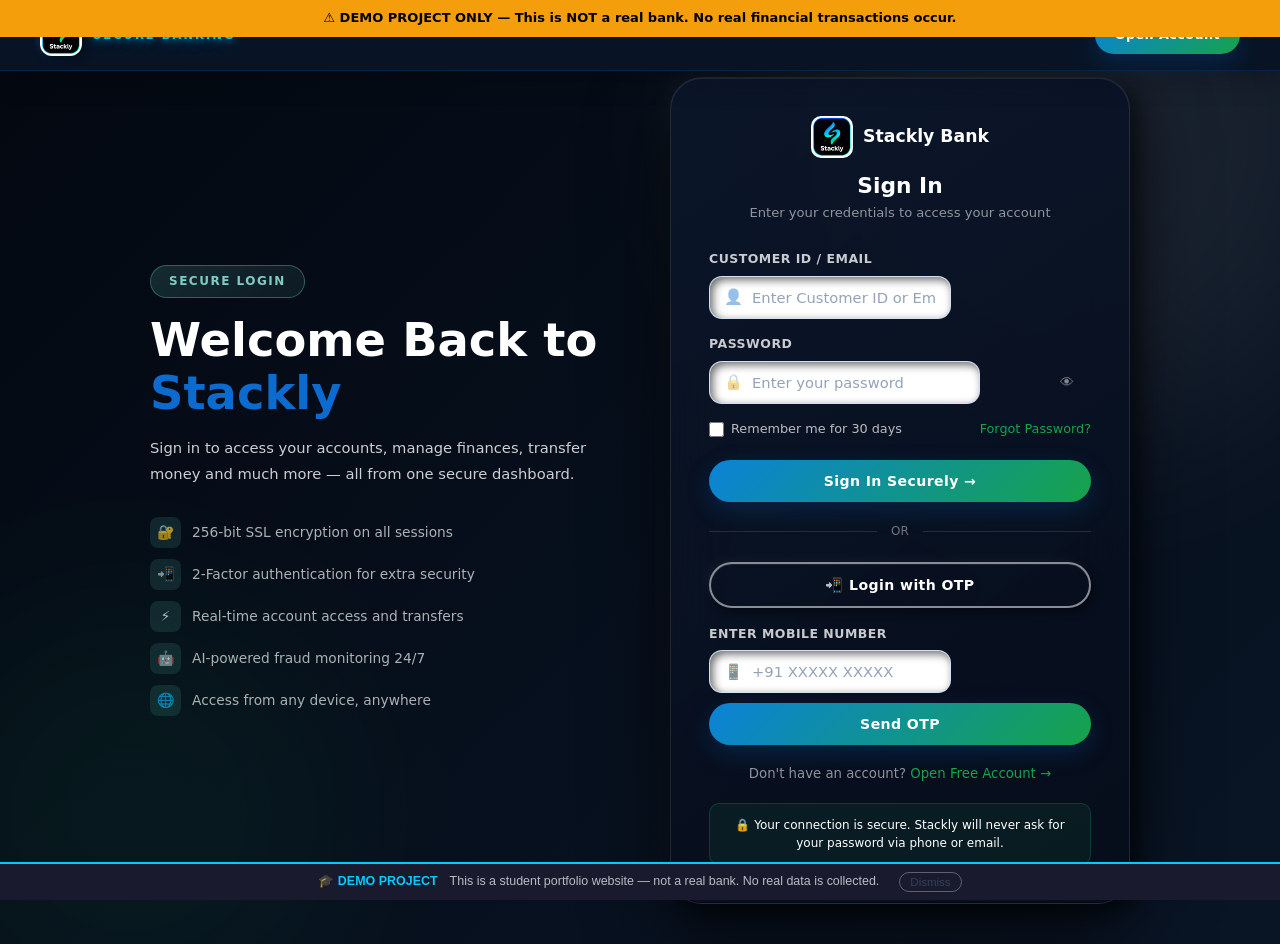
<file: dashboard.html>
﻿<!DOCTYPE html>
<html lang="en" data-theme="dark">
<head>
<meta charset="UTF-8">
<meta http-equiv="X-UA-Compatible" content="IE=edge">
<meta http-equiv="X-Content-Type-Options" content="nosniff">
<meta name="referrer" content="strict-origin-when-cross-origin">
<meta name="robots" content="noindex, nofollow">
<meta name="viewport" content="width=device-width, initial-scale=1.0">
<meta name="description" content="Stackly Bank — My Account Dashboard">
<title>Dashboard — Stackly Bank</title>
<link rel="stylesheet" href="css/styles.css">
<style>
.loan-progress{background:rgba(11,107,206,.12);border-radius:4px;height:6px;margin-top:8px;overflow:hidden}
.loan-progress-fill{height:100%;background:linear-gradient(90deg,#0B6BCE,#16A34A);border-radius:4px}
.notif-item{display:flex;gap:12px;padding:10px 0;border-bottom:1px solid rgba(11,107,206,.08)}
.notif-dot{width:9px;height:9px;border-radius:50%;flex-shrink:0;margin-top:4px}
.notif-dot.green{background:var(--success)}
.notif-dot.gold{background:#0B6BCE}
.notif-dot.blue{background:var(--blue)}
.notif-text{font-size:.8rem;color:#475569;line-height:1.5}
.notif-time{font-size:.68rem;color:#94A3B8;margin-top:2px}
</style>
</head>
<body class="dashboard-page">
<div id="demo-banner" style="background:#f59e0b;color:#000;text-align:center;padding:8px 16px;font-size:13px;font-weight:700;position:sticky;top:0;z-index:99999;">&#9888; DEMO PROJECT ONLY &mdash; This is NOT a real bank. No real financial transactions occur.</div>

<div class="dashboard-layout">
  <!-- SIDEBAR -->
  <aside class="dashboard-sidebar">
    <a href="index.html" class="sidebar-logo">
      <img class="sidebar-logo-icon" src="images/stackly-bank-logo.webp" alt="Stackly">
      <span class="sidebar-logo-name">Stackly</span>
    </a>

    <div class="sidebar-nav">
      <div class="sidebar-section-label">Main</div>
      <a class="sidebar-nav-item active" href="dashboard.html">
        <span class="sidebar-nav-icon">🏠</span> Dashboard
      </a>
      <a class="sidebar-nav-item" href="404.html">
        <span class="sidebar-nav-icon">💳</span> Accounts
      </a>
      <a class="sidebar-nav-item" href="404.html">
        <span class="sidebar-nav-icon">↕️</span> Transfers
      </a>
      <a class="sidebar-nav-item" href="404.html">
        <span class="sidebar-nav-icon">🧾</span> Bill Payments
      </a>

      <div class="sidebar-section-label">Products</div>
      <a class="sidebar-nav-item" href="credit-cards.html">
        <span class="sidebar-nav-icon">💳</span> Credit Cards
      </a>
      <a class="sidebar-nav-item" href="loans.html">
        <span class="sidebar-nav-icon">💰</span> Loans
      </a>
      <a class="sidebar-nav-item" href="services.html">
        <span class="sidebar-nav-icon">📈</span> Investments
      </a>
      <a class="sidebar-nav-item" href="services.html">
        <span class="sidebar-nav-icon">🛡️</span> Insurance
      </a>

      <div class="sidebar-section-label">Tools</div>
      <a class="sidebar-nav-item" href="404.html">
        <span class="sidebar-nav-icon">📊</span> Analytics
      </a>
      <a class="sidebar-nav-item" href="404.html">
        <span class="sidebar-nav-icon">🔔</span> Notifications
        <span style="margin-left:auto;background:var(--gold);color:var(--navy);font-size:.62rem;font-weight:700;padding:2px 7px;border-radius:50px">3</span>
      </a>
      <a class="sidebar-nav-item" href="404.html">
        <span class="sidebar-nav-icon">⚙️</span> Settings
      </a>

      <div style="margin-top:20px;padding:0 4px">
        <a href="index.html" class="sidebar-nav-item" style="color:var(--danger);border:1px solid rgba(231,76,60,.15)">
          <span class="sidebar-nav-icon">🚪</span> Logout
        </a>
      </div>
    </div>
  </aside>

  <!-- MAIN CONTENT -->
  <main class="dashboard-main">
    <!-- Top Bar -->
    <div class="dashboard-topbar">
      <div class="dashboard-greeting">
        <h2 id="dashboard-greeting-h2">Good Morning! 👋</h2>
        <p>Sunday, June 1, 2026 | Last login: Today, 9:42 AM from Mumbai</p>
      </div>
      <div class="dashboard-topbar-actions">
        <div class="topbar-email-pill" id="topbar-email-pill" title="Logged in as">
          <span class="topbar-email-icon">✉</span>
          <span class="topbar-email-text" id="topbar-email-text">USER@EMAIL.COM</span>
        </div>
        <a class="topbar-btn" href="dashboard.html" title="Language">🌐</a>
        <div style="position:relative">
          <div class="topbar-btn topbar-notif" title="Notifications" id="notif-btn">
            🔔<span class="topbar-notif-dot" id="notif-dot"></span>
          </div>
          <!-- Notification Dropdown -->
          <div id="notif-panel" style="display:none;position:absolute;top:46px;right:-8px;width:308px;background:#0d1424;border:1px solid rgba(91,191,181,.25);border-radius:14px;box-shadow:0 18px 54px rgba(0,0,0,.65);z-index:9999;overflow:hidden">
            <div style="padding:13px 16px;border-bottom:1px solid rgba(255,255,255,.07);display:flex;justify-content:space-between;align-items:center">
              <span style="font-size:.86rem;font-weight:700;color:#fff">🔔 Notifications</span>
              <span id="mark-all-btn" style="font-size:.72rem;color:#5BBFB5;cursor:pointer;font-weight:600">Mark all read</span>
            </div>
            <div style="max-height:294px;overflow-y:auto;padding:4px 0">
              <div style="display:flex;gap:11px;padding:12px 16px;border-bottom:1px solid rgba(255,255,255,.05);align-items:flex-start">
                <div style="width:9px;height:9px;border-radius:50%;background:#2ecc71;flex-shrink:0;margin-top:5px"></div>
                <div><div style="font-size:.8rem;color:rgba(255,255,255,.85);line-height:1.5">Salary of ₹65,000 credited to your savings account</div><div style="font-size:.69rem;color:#64748B;margin-top:3px">Today, 9:00 AM</div></div>
              </div>
              <div style="display:flex;gap:11px;padding:12px 16px;border-bottom:1px solid rgba(255,255,255,.05);align-items:flex-start">
                <div style="width:9px;height:9px;border-radius:50%;background:#0B6BCE;flex-shrink:0;margin-top:5px"></div>
                <div><div style="font-size:.8rem;color:rgba(255,255,255,.85);line-height:1.5">Credit card bill due Jun 15 — ₹42,300 outstanding</div><div style="font-size:.69rem;color:#64748B;margin-top:3px">Yesterday</div></div>
              </div>
              <div style="display:flex;gap:11px;padding:12px 16px;border-bottom:1px solid rgba(255,255,255,.05);align-items:flex-start">
                <div style="width:9px;height:9px;border-radius:50%;background:#00a8e8;flex-shrink:0;margin-top:5px"></div>
                <div><div style="font-size:.8rem;color:rgba(255,255,255,.85);line-height:1.5">FD of ₹1,80,000 matures on Aug 12, 2026</div><div style="font-size:.69rem;color:#64748B;margin-top:3px">May 30</div></div>
              </div>
              <div style="display:flex;gap:11px;padding:12px 16px;border-bottom:1px solid rgba(255,255,255,.05);align-items:flex-start">
                <div style="width:9px;height:9px;border-radius:50%;background:#2ecc71;flex-shrink:0;margin-top:5px"></div>
                <div><div style="font-size:.8rem;color:rgba(255,255,255,.85);line-height:1.5">Reward points updated — 12,840 pts available to redeem</div><div style="font-size:.69rem;color:#64748B;margin-top:3px">May 28</div></div>
              </div>
              <div style="display:flex;gap:11px;padding:12px 16px;align-items:flex-start">
                <div style="width:9px;height:9px;border-radius:50%;background:#0B6BCE;flex-shrink:0;margin-top:5px"></div>
                <div><div style="font-size:.8rem;color:rgba(255,255,255,.85);line-height:1.5">Home Loan EMI ₹14,500 auto-debited successfully</div><div style="font-size:.69rem;color:#64748B;margin-top:3px">May 10</div></div>
              </div>
            </div>
            <div style="padding:11px 16px;border-top:1px solid rgba(255,255,255,.07);text-align:center;cursor:pointer" onclick="document.getElementById('notif-panel').style.display='none'">
              <span style="font-size:.78rem;color:#5BBFB5;font-weight:600">View all notifications →</span>
            </div>
          </div>
        </div>
        <div class="topbar-avatar" id="topbar-avatar" title="Profile">AA</div>
      </div>
    </div>

    <!-- Balance Cards -->
    <div class="dashboard-balance-cards">
      <div class="balance-card">
        <div class="balance-card-header">
          <div class="balance-card-icon">🏦</div>
          <span class="balance-card-badge badge-green">+3.2%</span>
        </div>
        <div class="balance-card-amount">₹4,85,230</div>
        <div class="balance-card-label">Total Available Balance</div>
      </div>
      <div class="balance-card">
        <div class="balance-card-header">
          <div class="balance-card-icon">💳</div>
          <span class="balance-card-badge badge-blue">Active</span>
        </div>
        <div class="balance-card-amount">₹2,40,000</div>
        <div class="balance-card-label">Savings Account</div>
      </div>
      <div class="balance-card">
        <div class="balance-card-header">
          <div class="balance-card-icon">💰</div>
          <span class="balance-card-badge badge-red">Due 10th</span>
        </div>
        <div class="balance-card-amount">₹14,500</div>
        <div class="balance-card-label">Next EMI Due</div>
      </div>
      <div class="balance-card">
        <div class="balance-card-header">
          <div class="balance-card-icon">⭐</div>
          <span class="balance-card-badge badge-gold">Platinum</span>
        </div>
        <div class="balance-card-amount">12,840</div>
        <div class="balance-card-label">Reward Points</div>
      </div>
    </div>

    <!-- Quick Actions -->
    <div class="dashboard-panel" style="margin-bottom:18px">
      <div class="dashboard-panel-header">
        <span class="dashboard-panel-title">Quick Actions</span>
      </div>
      <div class="quick-actions">
        <button class="quick-action-btn" onclick="showToast('Transfer initiated','info')">
          <span class="qa-icon">↗️</span><span>Send Money</span>
        </button>
        <button class="quick-action-btn" onclick="showToast('Bill payment portal','info')">
          <span class="qa-icon">🧾</span><span>Pay Bills</span>
        </button>
        <button class="quick-action-btn" onclick="showToast('Top up mobile','info')">
          <span class="qa-icon">📱</span><span>Mobile Recharge</span>
        </button>
        <button class="quick-action-btn" onclick="showToast('FD booking','info')">
          <span class="qa-icon">📈</span><span>Book FD</span>
        </button>
        <button class="quick-action-btn" onclick="showToast('Statement generated','success')">
          <span class="qa-icon">📄</span><span>Statement</span>
        </button>
        <button class="quick-action-btn" onclick="showToast('Card blocked','success')">
          <span class="qa-icon">🔒</span><span>Block Card</span>
        </button>
        <button class="quick-action-btn" onclick="window.location.href='loans.html'">
          <span class="qa-icon">💰</span><span>Apply Loan</span>
        </button>
        <button class="quick-action-btn" onclick="showToast('Support ticket created','info')">
          <span class="qa-icon">🎧</span><span>Support</span>
        </button>
      </div>
    </div>

    <!-- Transactions + Chart -->
    <div class="dashboard-content-grid">
      <!-- Transactions -->
      <div class="dashboard-panel">
        <div class="dashboard-panel-header">
          <span class="dashboard-panel-title">Recent Transactions</span>
          <span class="panel-action">View All</span>
        </div>
        <div class="trans-list">
          <div class="trans-item">
            <div class="trans-icon">🛒</div>
            <div class="trans-details"><div class="trans-name">Amazon Shopping</div><div class="trans-date">Today, 10:34 AM</div></div>
            <span class="trans-amount" style="color:var(--danger)">-₹2,499</span>
          </div>
          <div class="trans-item">
            <div class="trans-icon">💼</div>
            <div class="trans-details"><div class="trans-name">Salary Credit</div><div class="trans-date">Jun 1, 9:00 AM</div></div>
            <span class="trans-amount" style="color:var(--success)">+₹65,000</span>
          </div>
          <div class="trans-item">
            <div class="trans-icon">⚡</div>
            <div class="trans-details"><div class="trans-name">Electricity Bill</div><div class="trans-date">May 31, 6:20 PM</div></div>
            <span class="trans-amount" style="color:var(--danger)">-₹1,240</span>
          </div>
          <div class="trans-item">
            <div class="trans-icon">🍕</div>
            <div class="trans-details"><div class="trans-name">Swiggy Order</div><div class="trans-date">May 31, 8:15 PM</div></div>
            <span class="trans-amount" style="color:var(--danger)">-₹380</span>
          </div>
          <div class="trans-item">
            <div class="trans-icon">📲</div>
            <div class="trans-details"><div class="trans-name">UPI — Rahul Kumar</div><div class="trans-date">May 30, 3:00 PM</div></div>
            <span class="trans-amount" style="color:var(--success)">+₹5,000</span>
          </div>
          <div class="trans-item">
            <div class="trans-icon">🏥</div>
            <div class="trans-details"><div class="trans-name">Apollo Hospital</div><div class="trans-date">May 29, 11:00 AM</div></div>
            <span class="trans-amount" style="color:var(--danger)">-₹3,800</span>
          </div>
        </div>
      </div>

      <!-- Analytics Chart -->
      <div class="dashboard-panel">
        <div class="dashboard-panel-header">
          <span class="dashboard-panel-title">Spending Analytics</span>
          <span class="panel-action">May 2026</span>
        </div>
        <div class="chart-area">
          <div class="chart-bar-wrap"><div class="chart-bar-inner" data-height="45" style="height:0"></div><div class="chart-bar-label">Dec</div></div>
          <div class="chart-bar-wrap"><div class="chart-bar-inner" data-height="60" style="height:0"></div><div class="chart-bar-label">Jan</div></div>
          <div class="chart-bar-wrap"><div class="chart-bar-inner" data-height="35" style="height:0"></div><div class="chart-bar-label">Feb</div></div>
          <div class="chart-bar-wrap"><div class="chart-bar-inner" data-height="75" style="height:0"></div><div class="chart-bar-label">Mar</div></div>
          <div class="chart-bar-wrap"><div class="chart-bar-inner" data-height="55" style="height:0"></div><div class="chart-bar-label">Apr</div></div>
          <div class="chart-bar-wrap"><div class="chart-bar-inner" data-height="88" style="height:0" style="background:linear-gradient(to top,var(--gold-light),var(--gold))"></div><div class="chart-bar-label">May</div></div>
          <div class="chart-bar-wrap"><div class="chart-bar-inner" data-height="20" style="height:0;opacity:.5"></div><div class="chart-bar-label">Jun</div></div>
        </div>
        <div style="display:flex;gap:16px;margin-top:14px;flex-wrap:wrap">
          <div style="flex:1;min-width:120px">
            <div style="font-size:.72rem;color:#64748B);margin-bottom:3px">Total Spent</div>
            <div style="font-size:1.1rem;font-weight:700;color:var(--danger)">₹42,380</div>
          </div>
          <div style="flex:1;min-width:120px">
            <div style="font-size:.72rem;color:#64748B);margin-bottom:3px">Total Received</div>
            <div style="font-size:1.1rem;font-weight:700;color:var(--success)">₹72,000</div>
          </div>
          <div style="flex:1;min-width:120px">
            <div style="font-size:.72rem;color:#64748B);margin-bottom:3px">Net Savings</div>
            <div style="font-size:1.1rem;font-weight:700;color:var(--gold-light)">₹29,620</div>
          </div>
        </div>
      </div>
    </div>

    <!-- Credit Card + Loan + Notifications -->
    <div class="dashboard-content-grid">
      <!-- Credit Card Overview -->
      <div class="dashboard-panel">
        <div class="dashboard-panel-header">
          <span class="dashboard-panel-title">Credit Card Overview</span>
          <span class="panel-action" onclick="window.location.href='credit-cards.html'">View Cards</span>
        </div>
        <div class="card-visual card-visual-platinum" style="height:160px;border-radius:12px;margin-bottom:16px;font-size:.85rem">
          <div class="card-chip" style="width:32px;height:24px"></div>
          <div class="card-number" style="font-size:.82rem">•••• •••• •••• 8842</div>
          <div class="card-bottom" style="font-size:.72rem">
            <span class="card-holder" id="card-holder-name">CARDHOLDER</span>
            <span class="card-network" style="font-size:1rem">VISA</span>
          </div>
          <div class="card-shine"></div>
        </div>
        <div style="display:flex;justify-content:space-between;margin-bottom:8px">
          <span style="font-size:.78rem;color:#475569)">Credit Used</span>
          <span style="font-size:.78rem;font-weight:600">₹42,300 / ₹3,00,000</span>
        </div>
        <div style="background:rgba(11,107,206,.1);border-radius:4px;height:6px;overflow:hidden;margin-bottom:12px">
          <div style="height:100%;width:14%;background:linear-gradient(90deg,var(--success),var(--blue));border-radius:4px"></div>
        </div>
        <div style="display:flex;justify-content:space-between">
          <div><div style="font-size:.7rem;color:#64748B)">Available Limit</div><div style="font-size:1rem;font-weight:700;color:var(--success)">₹2,57,700</div></div>
          <div style="text-align:right"><div style="font-size:.7rem;color:#64748B)">Min. Due</div><div style="font-size:1rem;font-weight:700;color:var(--warning)">₹2,115</div></div>
          <div style="text-align:right"><div style="font-size:.7rem;color:#64748B)">Due Date</div><div style="font-size:1rem;font-weight:700">Jun 15</div></div>
        </div>
      </div>

      <!-- Notifications -->
      <div class="dashboard-panel">
        <div class="dashboard-panel-header">
          <span class="dashboard-panel-title">🔔 Notifications</span>
          <span class="panel-action">Mark All Read</span>
        </div>
        <div class="notif-item">
          <div class="notif-dot green"></div>
          <div><div class="notif-text">Salary of ₹65,000 credited to your savings account</div><div class="notif-time">Today, 9:00 AM</div></div>
        </div>
        <div class="notif-item">
          <div class="notif-dot gold"></div>
          <div><div class="notif-text">Credit card bill due on Jun 15 — ₹42,300 outstanding</div><div class="notif-time">Yesterday</div></div>
        </div>
        <div class="notif-item">
          <div class="notif-dot blue"></div>
          <div><div class="notif-text">Your FD of ₹1,80,000 matures on Aug 12, 2026</div><div class="notif-time">May 30</div></div>
        </div>
        <div class="notif-item">
          <div class="notif-dot green"></div>
          <div><div class="notif-text">Reward points updated — 12,840 points available to redeem</div><div class="notif-time">May 28</div></div>
        </div>
        <div class="notif-item">
          <div class="notif-dot gold"></div>
          <div><div class="notif-text">Home Loan EMI of ₹14,500 auto-debited successfully</div><div class="notif-time">May 10</div></div>
        </div>
      </div>
    </div>

    <!-- Loan Status -->
    <div class="dashboard-panel" style="margin-bottom:18px">
      <div class="dashboard-panel-header">
        <span class="dashboard-panel-title">Active Loan Status</span>
        <span class="panel-action" onclick="window.location.href='loans.html'">View All Loans</span>
      </div>
      <div style="display:grid;grid-template-columns:1fr 1fr;gap:18px">
        <div>
          <div style="display:flex;justify-content:space-between;margin-bottom:5px">
            <span style="font-size:.85rem;font-weight:600">Home Loan</span>
            <span style="font-size:.8rem;color:var(--gold-light)">60% Repaid</span>
          </div>
          <div style="font-size:.75rem;color:#64748B);margin-bottom:6px">Outstanding: ₹18,00,000 | EMI: ₹14,500/month</div>
          <div class="loan-progress"><div class="loan-progress-fill" style="width:60%"></div></div>
        </div>
        <div>
          <div style="display:flex;justify-content:space-between;margin-bottom:5px">
            <span style="font-size:.85rem;font-weight:600">Personal Loan</span>
            <span style="font-size:.8rem;color:var(--gold-light)">35% Repaid</span>
          </div>
          <div style="font-size:.75rem;color:#64748B);margin-bottom:6px">Outstanding: ₹3,25,000 | EMI: ₹9,800/month</div>
          <div class="loan-progress"><div class="loan-progress-fill" style="width:35%"></div></div>
        </div>
      </div>
    </div>

    <div style="text-align:center;padding:16px;color:#94A3B8);font-size:.75rem">
      © 2026 Stackly Bank Ltd. | Secured Session | Last Updated: June 1, 2026
    </div>
  </main>
</div>

<script src="js/main.js"></script>
<script>
(function(){
  /* ── Auth guard: redirect to login if not logged in ────── */
  const storedEmail = (localStorage.getItem('tsb-user-email') || '').trim();
  const storedName  = (localStorage.getItem('tsb-user-name')  || '').trim();
  if (!storedEmail) {
    window.location.replace('login.html');
    return;
  }

  /* ── Derive display name ───────────────────────────────── */
  function toTitleCase(str) {
    return str.toLowerCase().replace(/\b\w/g, c => c.toUpperCase());
  }
  let displayName = '', firstName = '';
  if (storedName) {
    displayName = toTitleCase(storedName);
    firstName   = displayName.split(' ')[0];
  } else {
    const prefix = storedEmail.split('@')[0].replace(/[._\-]/g, ' ');
    displayName  = toTitleCase(prefix).toUpperCase();
    firstName    = toTitleCase(prefix.split(/\s+/)[0]);
  }

  /* ── Greeting ──────────────────────────────────────────── */
  const greetingEl = document.getElementById('dashboard-greeting-h2');
  if (greetingEl) {
    const hour = new Date().getHours();
    const tod  = hour < 12 ? 'Morning' : hour < 17 ? 'Afternoon' : 'Evening';
    greetingEl.textContent = firstName ? `Good ${tod}, ${firstName}! 👋` : `Good ${tod}! 👋`;
  }

  /* ── Card holder name ──────────────────────────────────── */
  const cardHolderEl = document.getElementById('card-holder-name');
  if (cardHolderEl && displayName) cardHolderEl.textContent = displayName;

  /* ── Email pill ────────────────────────────────────────── */
  const emailEl = document.getElementById('topbar-email-text');
  const pillEl  = document.getElementById('topbar-email-pill');
  if (emailEl) emailEl.textContent = storedEmail;
  if (pillEl)  pillEl.title = 'Logged in as: ' + storedEmail;

  /* ── Avatar initials ───────────────────────────────────── */
  const avatarEl = document.getElementById('topbar-avatar');
  if (avatarEl) {
    const src  = displayName || storedEmail.replace(/[@._]/g,' ');
    const parts = src.split(/\s+/).filter(Boolean);
    avatarEl.textContent = ((parts[0]||'S')[0] + (parts[1]||'B')[0]).toUpperCase();
  }

  /* ── Logout: clear session ─────────────────────────────── */
  document.querySelectorAll('a').forEach(a => {
    if (a.textContent.trim().includes('Logout')) {
      a.addEventListener('click', () => {
        localStorage.removeItem('tsb-user-email');
        localStorage.removeItem('tsb-user-name');
      });
    }
  });

  /* ── Notification panel ────────────────────────────────── */
  const notifBtn   = document.getElementById('notif-btn');
  const notifPanel = document.getElementById('notif-panel');
  const markAllBtn = document.getElementById('mark-all-btn');
  const notifDot   = document.getElementById('notif-dot');

  if (notifBtn && notifPanel) {
    notifBtn.addEventListener('click', function(e) {
      e.stopPropagation();
      notifPanel.style.display = notifPanel.style.display === 'none' ? 'block' : 'none';
    });
    notifPanel.addEventListener('click', function(e) { e.stopPropagation(); });
    document.addEventListener('click', function() { notifPanel.style.display = 'none'; });
  }

  if (markAllBtn) {
    markAllBtn.addEventListener('click', function(e) {
      e.stopPropagation();
      if (notifDot) notifDot.style.display = 'none';
      document.querySelectorAll('.sidebar-nav-item span').forEach(s => {
        if (s.textContent.trim() === '3') s.style.display = 'none';
      });
      showToast('All notifications marked as read', 'success');
      if (notifPanel) notifPanel.style.display = 'none';
    });
  }
})();
</script>
<div style="position:fixed;bottom:0;left:0;right:0;z-index:99999;background:#1a1a2e;border-top:2px solid #00CCFF;padding:8px 20px;display:flex;align-items:center;justify-content:center;gap:12px;font-size:.78rem;font-family:sans-serif"><span style="color:#00CCFF;font-weight:700">🎓 DEMO PROJECT</span><span style="color:rgba(255,255,255,.7)">This is a student portfolio website — not a real bank. No real data is collected.</span><button onclick="this.parentElement.style.display='none'" style="background:none;border:1px solid rgba(255,255,255,.3);color:rgba(255,255,255,.6);padding:3px 10px;border-radius:50px;cursor:pointer;font-size:.72rem;margin-left:8px">Dismiss</button></div>
</body>
</html>
</file>
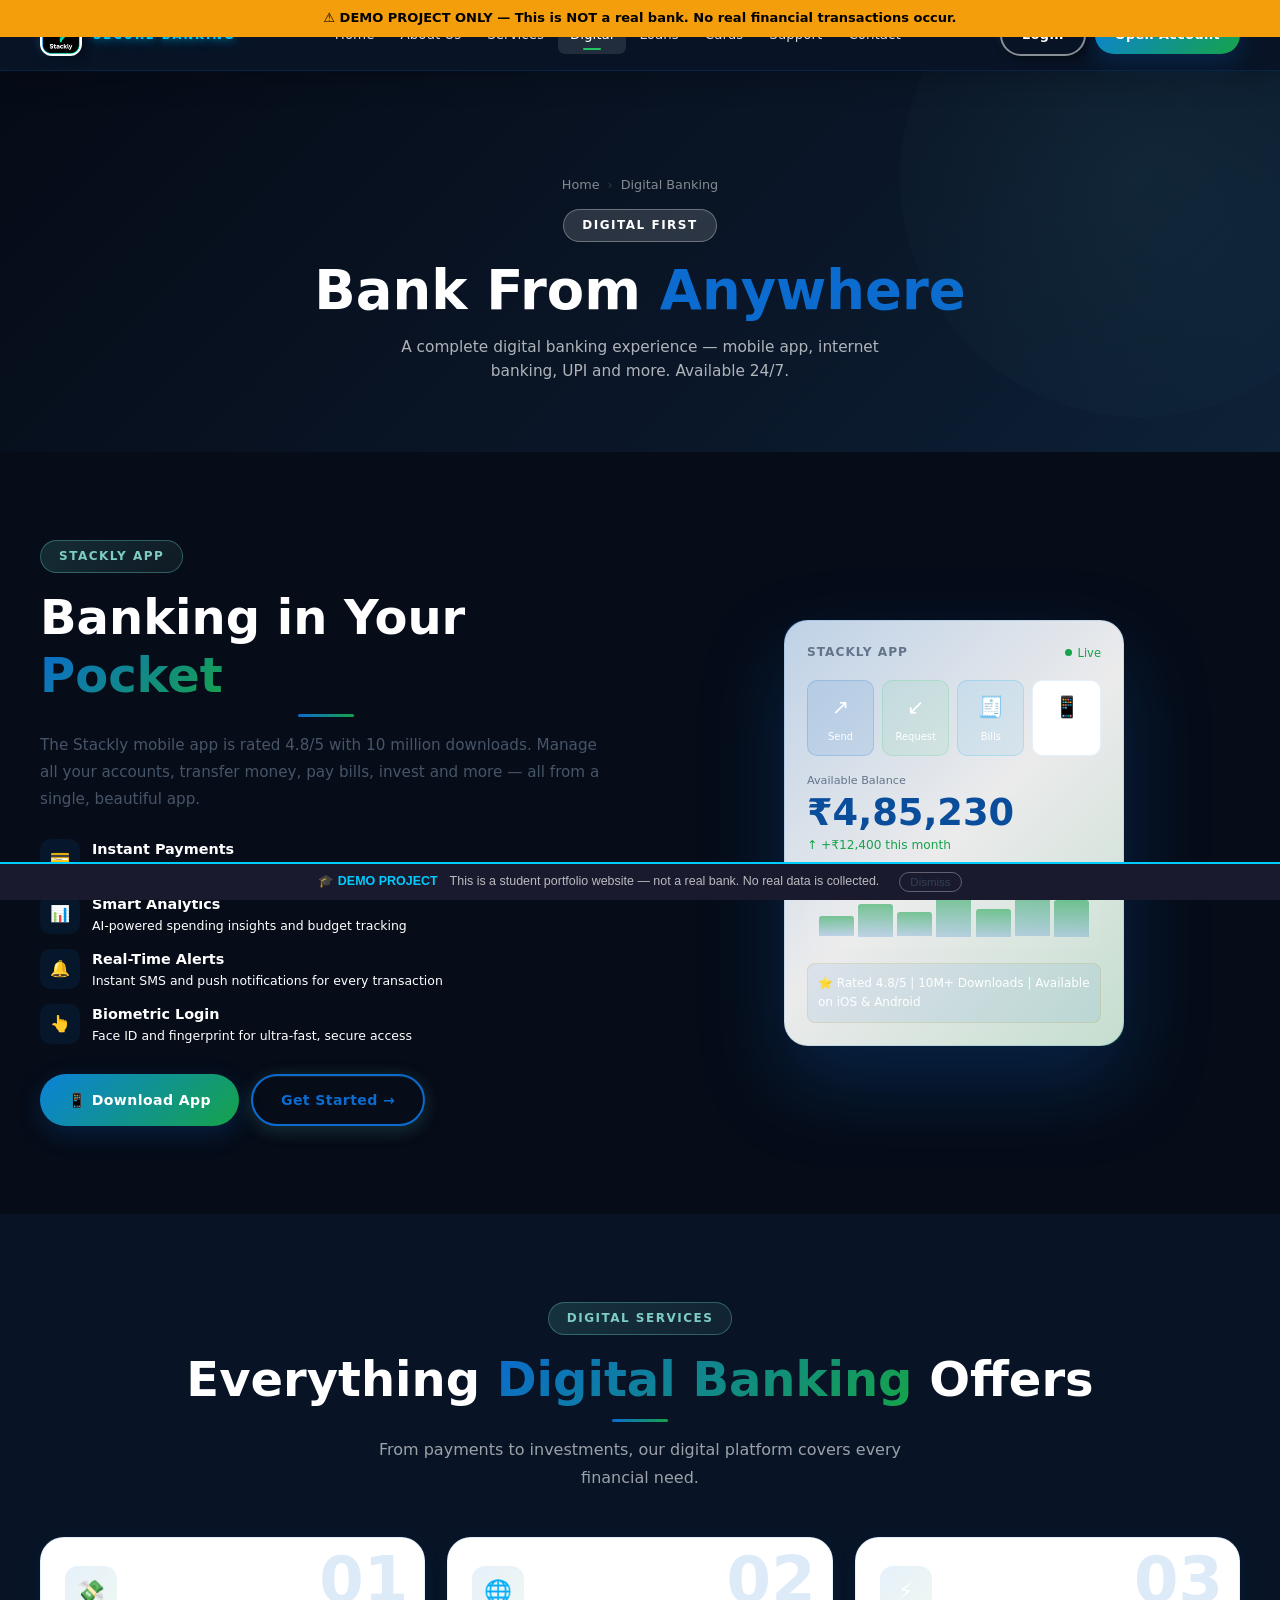
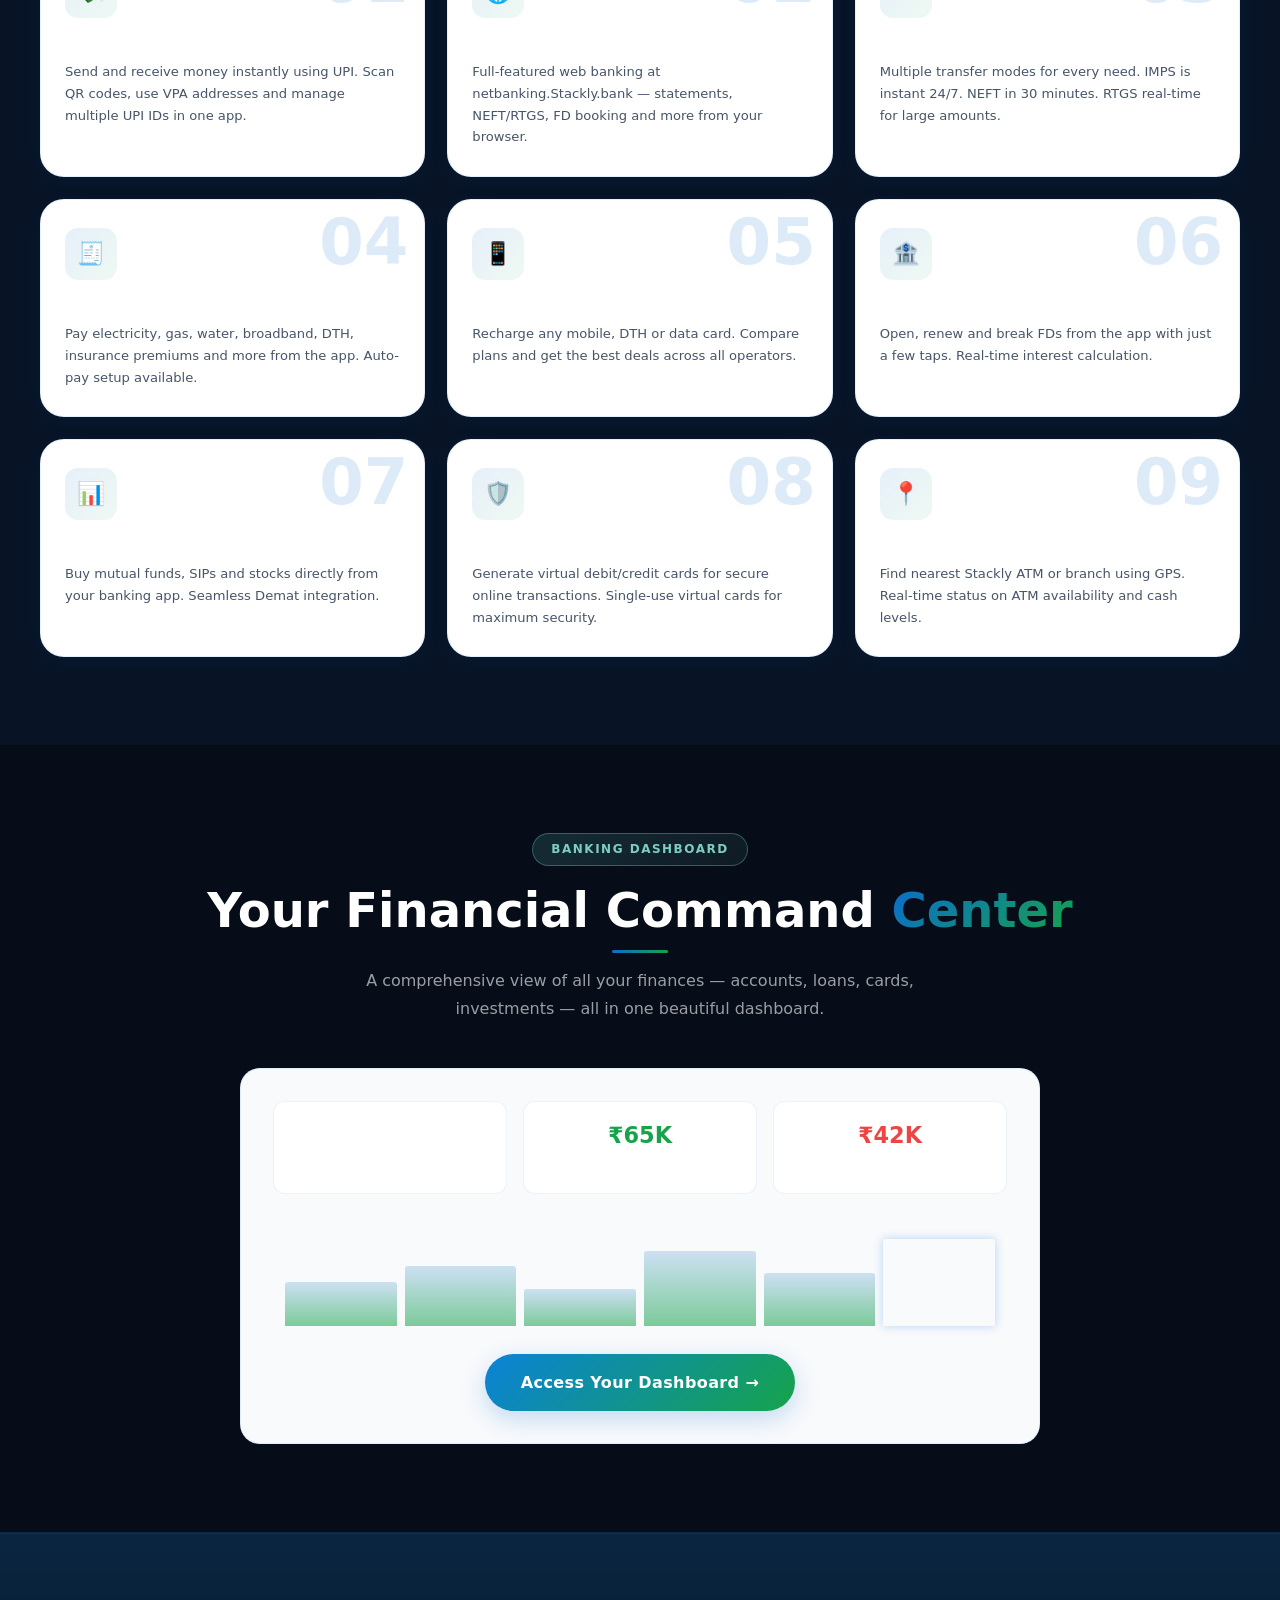
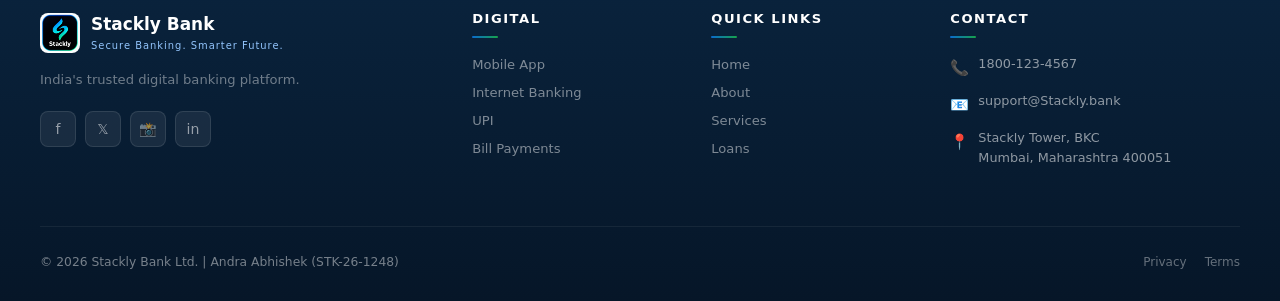
<file: digital-banking.html>
﻿<!DOCTYPE html>
<html lang="en" data-theme="dark">
<head>
<meta charset="UTF-8">
<meta http-equiv="X-UA-Compatible" content="IE=edge">
<meta http-equiv="X-Content-Type-Options" content="nosniff">
<meta name="referrer" content="strict-origin-when-cross-origin">
<meta name="robots" content="noindex, nofollow">
<meta name="viewport" content="width=device-width, initial-scale=1.0">
<meta name="description" content="Stackly Digital Banking — Mobile App, Internet Banking, UPI, NEFT, RTGS and more">
<title>Digital Banking — Stackly Bank</title>
<link rel="stylesheet" href="css/styles.css">
</head>
<body>
<div id="demo-banner" style="background:#f59e0b;color:#000;text-align:center;padding:8px 16px;font-size:13px;font-weight:700;position:sticky;top:0;z-index:99999;">&#9888; DEMO PROJECT ONLY &mdash; This is NOT a real bank. No real financial transactions occur.</div>

<nav class="navbar" id="navbar">
  <div class="container">
    <div class="navbar-inner">
      <a href="index.html" class="nav-logo"><img class="nav-logo-icon" src="images/stackly-bank-logo.webp" alt="Stackly"><div class="nav-logo-text"><span class="nav-logo-name">Stackly</span><span class="nav-logo-tagline">Secure Banking</span></div></a>
      <div class="nav-links">
        <a href="index.html">Home</a><a href="about.html">About Us</a><a href="services.html">Services</a>
        <a href="digital-banking.html" class="active">Digital</a><a href="loans.html">Loans</a>
        <a href="credit-cards.html">Cards</a><a href="support.html">Support</a><a href="contact.html">Contact</a>
      </div>
      <div class="nav-actions">

        <a href="login.html" class="btn btn-outline btn-sm">Login</a>
        <a href="signup.html" class="btn btn-primary btn-sm">Open Account</a>
        <button class="hamburger"><span></span><span></span><span></span></button>
      </div>
    </div>
  </div>
</nav>
<div class="mobile-menu">
  <div class="mobile-nav-links">
    <a href="index.html">🏠 Home</a><a href="about.html">🏛️ About Us</a><a href="services.html">💼 Services</a>
    <a href="digital-banking.html">📱 Digital Banking</a><a href="loans.html">💰 Loans</a>
    <a href="credit-cards.html">💳 Credit Cards</a><a href="support.html">🎧 Support</a><a href="contact.html">📞 Contact</a>
  </div>
  <div class="mobile-actions"><a href="login.html" class="btn btn-outline w-full">Login</a><a href="signup.html" class="btn btn-primary w-full">Open Account</a></div>
</div>
<div class="menu-overlay"></div>

<div class="page-header">
  <div class="container">
    <div class="breadcrumb"><a href="index.html">Home</a><span class="breadcrumb-sep">›</span><span>Digital Banking</span></div>
    <span class="section-tag">Digital First</span>
    <h1 class="page-header-title">Bank From <span class="text-gold">Anywhere</span></h1>
    <p class="page-header-subtitle">A complete digital banking experience — mobile app, internet banking, UPI and more. Available 24/7.</p>
  </div>
</div>

<!-- Mobile App -->
<section style="background:#060c18">
  <div class="container">
    <div style="display:grid;grid-template-columns:1fr 1fr;gap:56px;align-items:center">
      <div class="reveal">
        <span class="section-tag">Stackly App</span>
        <h2 class="section-title">Banking in Your <span>Pocket</span></h2>
        <p style="color:#334155);line-height:1.8;margin-bottom:24px;font-size:.95rem">The Stackly mobile app is rated 4.8/5 with 10 million downloads. Manage all your accounts, transfer money, pay bills, invest and more — all from a single, beautiful app.</p>
        <div style="display:flex;flex-direction:column;gap:12px;margin-bottom:28px">
          <div style="display:flex;gap:12px;align-items:center"><div style="width:40px;height:40px;background:rgba(11,107,206,.1);border-radius:10px;display:flex;align-items:center;justify-content:center;flex-shrink:0">💳</div><div><div style="font-size:.9rem;font-weight:600">Instant Payments</div><div style="font-size:.78rem;color:#475569)">IMPS, NEFT, RTGS, UPI — transfer in seconds</div></div></div>
          <div style="display:flex;gap:12px;align-items:center"><div style="width:40px;height:40px;background:rgba(11,107,206,.1);border-radius:10px;display:flex;align-items:center;justify-content:center;flex-shrink:0">📊</div><div><div style="font-size:.9rem;font-weight:600">Smart Analytics</div><div style="font-size:.78rem;color:#475569)">AI-powered spending insights and budget tracking</div></div></div>
          <div style="display:flex;gap:12px;align-items:center"><div style="width:40px;height:40px;background:rgba(11,107,206,.1);border-radius:10px;display:flex;align-items:center;justify-content:center;flex-shrink:0">🔔</div><div><div style="font-size:.9rem;font-weight:600">Real-Time Alerts</div><div style="font-size:.78rem;color:#475569)">Instant SMS and push notifications for every transaction</div></div></div>
          <div style="display:flex;gap:12px;align-items:center"><div style="width:40px;height:40px;background:rgba(11,107,206,.1);border-radius:10px;display:flex;align-items:center;justify-content:center;flex-shrink:0">👆</div><div><div style="font-size:.9rem;font-weight:600">Biometric Login</div><div style="font-size:.78rem;color:#475569)">Face ID and fingerprint for ultra-fast, secure access</div></div></div>
        </div>
        <div style="display:flex;gap:12px;flex-wrap:wrap">
          <button class="btn btn-primary" onclick="showToast('Redirecting to App Store...','info')">📱 Download App</button>
          <a href="signup.html" class="btn btn-outline-gold">Get Started →</a>
        </div>
      </div>
      <div class="reveal">
        <div class="dashboard-preview" style="max-width:340px;margin:0 auto">
          <div class="dp-header"><span class="dp-title">Stackly App</span><span class="dp-status"><span class="dp-status-dot"></span>Live</span></div>
          <div style="display:grid;grid-template-columns:repeat(4,1fr);gap:8px;margin-bottom:16px">
            <div style="background:rgba(11,107,206,.1);border:1px solid rgba(11,107,206,.18);border-radius:10px;padding:10px;text-align:center;cursor:pointer" onclick="showToast('UPI Transfer','info')"><div style="font-size:1.3rem">↗️</div><div style="font-size:.62rem;color:#475569);margin-top:4px">Send</div></div>
            <div style="background:rgba(46,204,113,.08);border:1px solid rgba(46,204,113,.18);border-radius:10px;padding:10px;text-align:center;cursor:pointer" onclick="showToast('Request Money','info')"><div style="font-size:1.3rem">↙️</div><div style="font-size:.62rem;color:#475569);margin-top:4px">Request</div></div>
            <div style="background:rgba(0,168,232,.08);border:1px solid rgba(0,168,232,.18);border-radius:10px;padding:10px;text-align:center;cursor:pointer" onclick="showToast('Bill Payment','info')"><div style="font-size:1.3rem">🧾</div><div style="font-size:.62rem;color:#475569);margin-top:4px">Bills</div></div>
            <div style="background:#FFFFFF;border:1px solid rgba(11,107,206,.1);border-radius:10px;padding:10px;text-align:center;cursor:pointer" onclick="showToast('Recharge','info')"><div style="font-size:1.3rem">📱</div><div style="font-size:.62rem;color:#475569);margin-top:4px">Recharge</div></div>
          </div>
          <div class="dp-balance">
            <div class="dp-balance-label">Available Balance</div>
            <div class="dp-balance-amount">₹4,85,230</div>
            <div class="dp-balance-change">↑ +₹12,400 this month</div>
          </div>
          <div class="dp-chart">
            <div class="dp-bar" style="height:40%"></div><div class="dp-bar" style="height:65%"></div>
            <div class="dp-bar" style="height:48%"></div><div class="dp-bar" style="height:82%"></div>
            <div class="dp-bar" style="height:55%"></div><div class="dp-bar" style="height:95%"></div>
            <div class="dp-bar" style="height:72%"></div>
          </div>
          <div style="margin-top:14px;padding:10px;background:rgba(11,107,206,.07);border:1px solid rgba(201,162,39,.18);border-radius:8px;font-size:.75rem;color:var(--gold-light)">
            ⭐ Rated 4.8/5 | 10M+ Downloads | Available on iOS & Android
          </div>
        </div>
      </div>
    </div>
  </div>
</section>

<!-- Digital Features -->
<section style="background:var(--navy)">
  <div class="container">
    <div class="text-center reveal">
      <span class="section-tag">Digital Services</span>
      <h2 class="section-title">Everything <span>Digital Banking</span> Offers</h2>
      <p class="section-subtitle">From payments to investments, our digital platform covers every financial need.</p>
    </div>
    <div class="digital-features-grid">
      <div class="digital-feature-card reveal"><div class="feature-num">01</div><div class="digital-feature-icon">💸</div><h3 class="digital-feature-title">UPI Payments</h3><p class="digital-feature-desc">Send and receive money instantly using UPI. Scan QR codes, use VPA addresses and manage multiple UPI IDs in one app.</p></div>
      <div class="digital-feature-card reveal reveal-d1"><div class="feature-num">02</div><div class="digital-feature-icon">🌐</div><h3 class="digital-feature-title">Internet Banking</h3><p class="digital-feature-desc">Full-featured web banking at netbanking.Stackly.bank — statements, NEFT/RTGS, FD booking and more from your browser.</p></div>
      <div class="digital-feature-card reveal reveal-d2"><div class="feature-num">03</div><div class="digital-feature-icon">⚡</div><h3 class="digital-feature-title">IMPS / NEFT / RTGS</h3><p class="digital-feature-desc">Multiple transfer modes for every need. IMPS is instant 24/7. NEFT in 30 minutes. RTGS real-time for large amounts.</p></div>
      <div class="digital-feature-card reveal"><div class="feature-num">04</div><div class="digital-feature-icon">🧾</div><h3 class="digital-feature-title">Bill Payments</h3><p class="digital-feature-desc">Pay electricity, gas, water, broadband, DTH, insurance premiums and more from the app. Auto-pay setup available.</p></div>
      <div class="digital-feature-card reveal reveal-d1"><div class="feature-num">05</div><div class="digital-feature-icon">📱</div><h3 class="digital-feature-title">Mobile Recharge</h3><p class="digital-feature-desc">Recharge any mobile, DTH or data card. Compare plans and get the best deals across all operators.</p></div>
      <div class="digital-feature-card reveal reveal-d2"><div class="feature-num">06</div><div class="digital-feature-icon">🏦</div><h3 class="digital-feature-title">Fixed Deposit Online</h3><p class="digital-feature-desc">Open, renew and break FDs from the app with just a few taps. Real-time interest calculation.</p></div>
      <div class="digital-feature-card reveal"><div class="feature-num">07</div><div class="digital-feature-icon">📊</div><h3 class="digital-feature-title">Investment Platform</h3><p class="digital-feature-desc">Buy mutual funds, SIPs and stocks directly from your banking app. Seamless Demat integration.</p></div>
      <div class="digital-feature-card reveal reveal-d1"><div class="feature-num">08</div><div class="digital-feature-icon">🛡️</div><h3 class="digital-feature-title">Virtual Card</h3><p class="digital-feature-desc">Generate virtual debit/credit cards for secure online transactions. Single-use virtual cards for maximum security.</p></div>
      <div class="digital-feature-card reveal reveal-d2"><div class="feature-num">09</div><div class="digital-feature-icon">📍</div><h3 class="digital-feature-title">ATM / Branch Locator</h3><p class="digital-feature-desc">Find nearest Stackly ATM or branch using GPS. Real-time status on ATM availability and cash levels.</p></div>
    </div>
  </div>
</section>

<!-- Dashboard Preview -->
<section style="background:#060c18">
  <div class="container">
    <div class="text-center reveal">
      <span class="section-tag">Banking Dashboard</span>
      <h2 class="section-title">Your Financial Command <span>Center</span></h2>
      <p class="section-subtitle">A comprehensive view of all your finances — accounts, loans, cards, investments — all in one beautiful dashboard.</p>
    </div>
    <div style="background:#F8FAFC;border:1px solid rgba(11,107,206,.1);border-radius:20px;padding:32px;max-width:800px;margin:0 auto" class="reveal">
      <div style="display:grid;grid-template-columns:repeat(3,1fr);gap:16px;margin-bottom:24px">
        <div style="background:#FFFFFF;border:1px solid rgba(11,107,206,.08);border-radius:12px;padding:16px;text-align:center">
          <div style="font-size:1.4rem;font-weight:800;color:var(--gold-light)">₹4.8L</div>
          <div style="font-size:.72rem;color:#64748B);margin-top:4px">Savings Balance</div>
        </div>
        <div style="background:#FFFFFF;border:1px solid rgba(11,107,206,.08);border-radius:12px;padding:16px;text-align:center">
          <div style="font-size:1.4rem;font-weight:800;color:var(--success)">₹65K</div>
          <div style="font-size:.72rem;color:#64748B);margin-top:4px">Monthly Income</div>
        </div>
        <div style="background:#FFFFFF;border:1px solid rgba(11,107,206,.08);border-radius:12px;padding:16px;text-align:center">
          <div style="font-size:1.4rem;font-weight:800;color:var(--danger)">₹42K</div>
          <div style="font-size:.72rem;color:#64748B);margin-top:4px">Monthly Spend</div>
        </div>
      </div>
      <div style="display:flex;gap:8px;align-items:flex-end;height:120px;background:rgba(255,255,255,.02);border-radius:10px;padding:12px;margin-bottom:16px">
        <div style="flex:1;background:linear-gradient(to top,rgba(22,163,74,.55),rgba(11,107,206,.18));border-radius:3px 3px 0 0;height:45%"></div>
        <div style="flex:1;background:linear-gradient(to top,rgba(22,163,74,.55),rgba(11,107,206,.18));border-radius:3px 3px 0 0;height:62%"></div>
        <div style="flex:1;background:linear-gradient(to top,rgba(22,163,74,.55),rgba(11,107,206,.18));border-radius:3px 3px 0 0;height:38%"></div>
        <div style="flex:1;background:linear-gradient(to top,rgba(22,163,74,.55),rgba(11,107,206,.18));border-radius:3px 3px 0 0;height:78%"></div>
        <div style="flex:1;background:linear-gradient(to top,rgba(22,163,74,.55),rgba(11,107,206,.18));border-radius:3px 3px 0 0;height:55%"></div>
        <div style="flex:1;background:linear-gradient(to top,var(--gold-light),var(--gold));border-radius:3px 3px 0 0;height:90%;box-shadow:0 0 10px rgba(11,107,206,.28)"></div>
      </div>
      <div class="text-center">
        <a href="signup.html" class="btn btn-primary btn-lg">Access Your Dashboard →</a>
      </div>
    </div>
  </div>
</section>

<footer class="footer">
  <div class="container">
    <div class="footer-grid">
      <div class="footer-brand"><a href="index.html" class="footer-logo-wrap"><img class="footer-logo-icon" src="images/stackly-bank-logo.webp" alt="Stackly"><div><div class="footer-logo-name">Stackly Bank</div><div class="footer-tagline-text">Secure Banking. Smarter Future.</div></div></a><p class="footer-desc">India's trusted digital banking platform.</p><div class="footer-social"><a class="social-icon" href="404.html">f</a><a class="social-icon" href="404.html">𝕏</a><a class="social-icon" href="404.html">📸</a><a class="social-icon" href="404.html">in</a></div></div>
      <div class="footer-col"><h4>Digital</h4><div class="footer-links"><a href="digital-banking.html">Mobile App</a><a href="digital-banking.html">Internet Banking</a><a href="digital-banking.html">UPI</a><a href="digital-banking.html">Bill Payments</a></div></div>
      <div class="footer-col"><h4>Quick Links</h4><div class="footer-links"><a href="index.html">Home</a><a href="about.html">About</a><a href="services.html">Services</a><a href="loans.html">Loans</a></div></div>
      <div class="footer-col"><h4>Contact</h4><div class="footer-contact-item"><span class="footer-contact-icon">📞</span><div class="footer-contact-text">1800-123-4567</div></div><div class="footer-contact-item"><span class="footer-contact-icon">📧</span><div class="footer-contact-text">support@Stackly.bank</div></div><div class="footer-contact-item"><span class="footer-contact-icon">📍</span><div class="footer-contact-text"><a href="https://maps.google.com/?q=Stackly+Tower,+BKC,+Mumbai,+Maharashtra+400051" target="_blank" rel="noopener noreferrer" style="color:inherit;text-decoration:none">Stackly Tower, BKC<br>Mumbai, Maharashtra 400051</a></div></div></div>
    </div>
    <div class="footer-bottom"><div class="footer-copy">© 2026 Stackly Bank Ltd. | Andra Abhishek (STK-26-1248)</div><div class="footer-legal"><a href="#">Privacy</a><a href="#">Terms</a></div></div>
  </div>
</footer>

<button class="back-to-top">↑</button>
<script src="js/main.js"></script>
<div style="position:fixed;bottom:0;left:0;right:0;z-index:99999;background:#1a1a2e;border-top:2px solid #00CCFF;padding:8px 20px;display:flex;align-items:center;justify-content:center;gap:12px;font-size:.78rem;font-family:sans-serif"><span style="color:#00CCFF;font-weight:700">🎓 DEMO PROJECT</span><span style="color:rgba(255,255,255,.7)">This is a student portfolio website — not a real bank. No real data is collected.</span><button onclick="this.parentElement.style.display='none'" style="background:none;border:1px solid rgba(255,255,255,.3);color:rgba(255,255,255,.6);padding:3px 10px;border-radius:50px;cursor:pointer;font-size:.72rem;margin-left:8px">Dismiss</button></div>
</body>
</html>
</file>
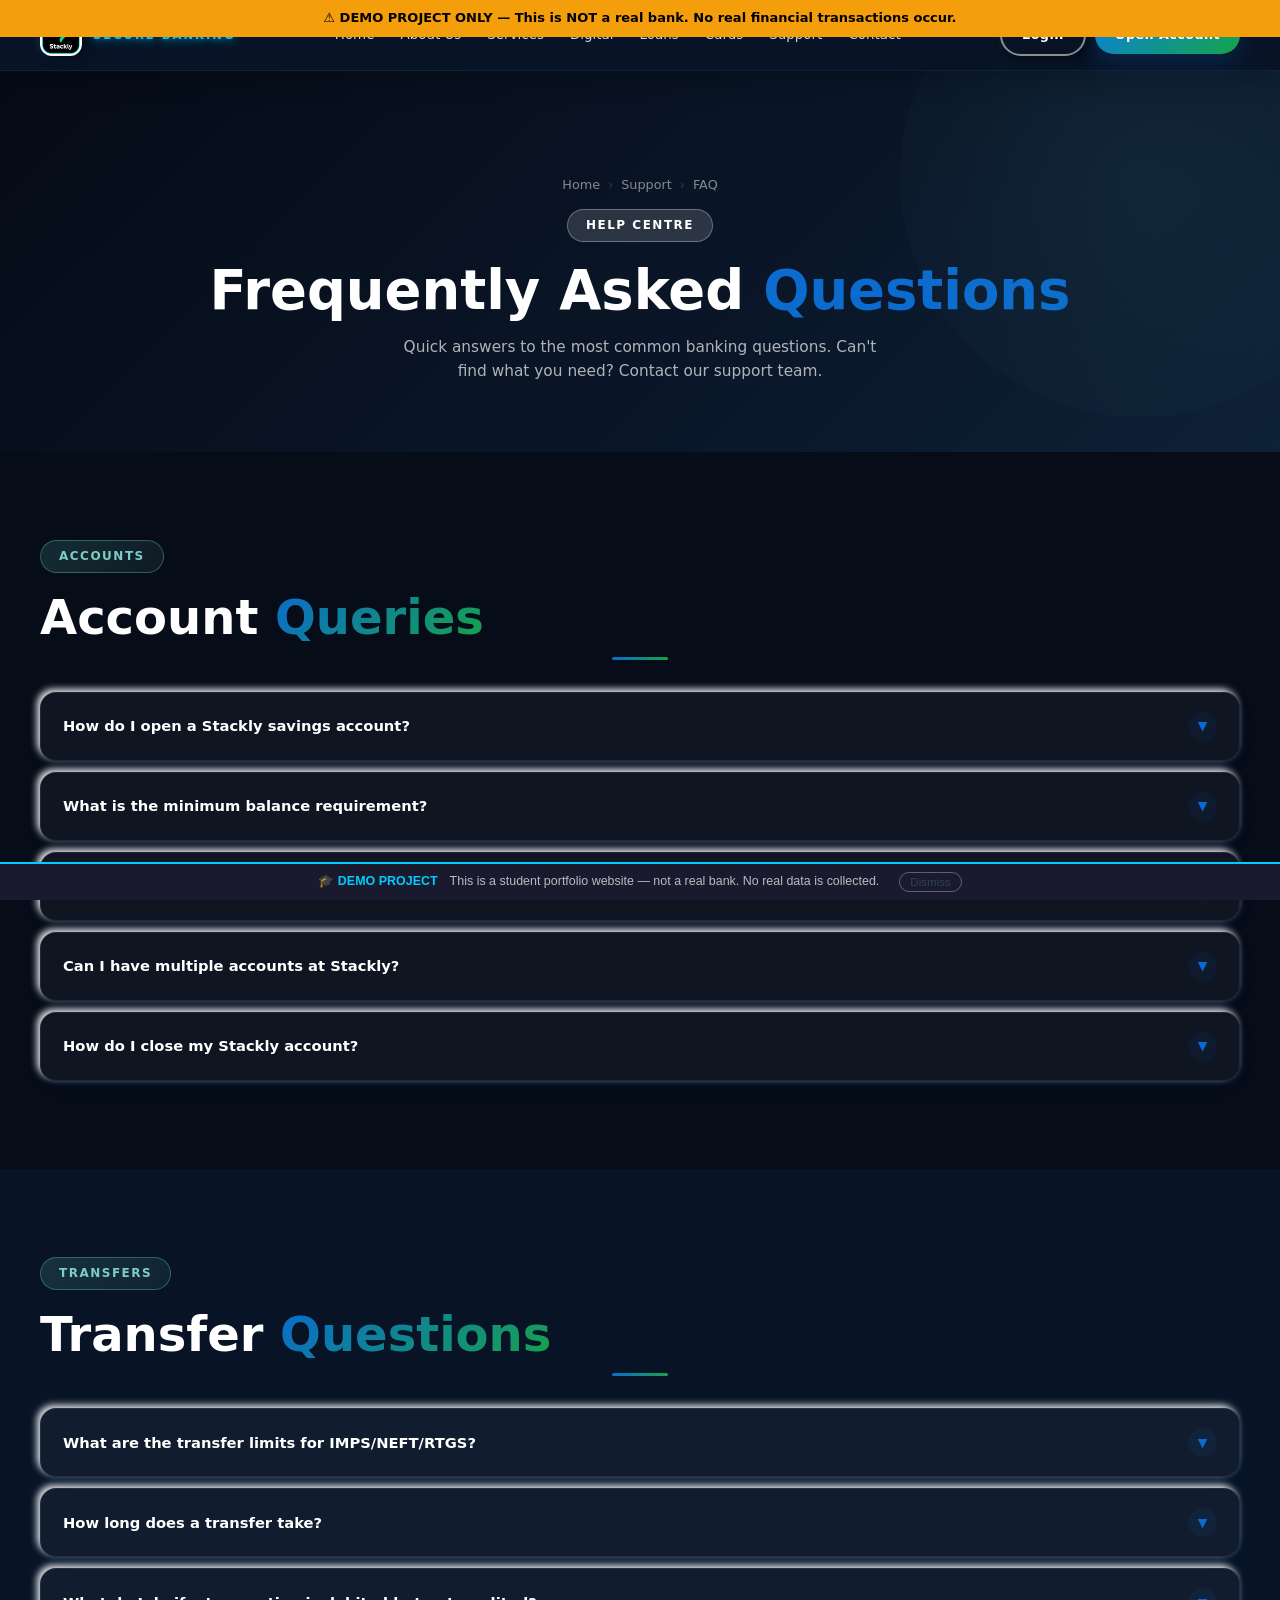
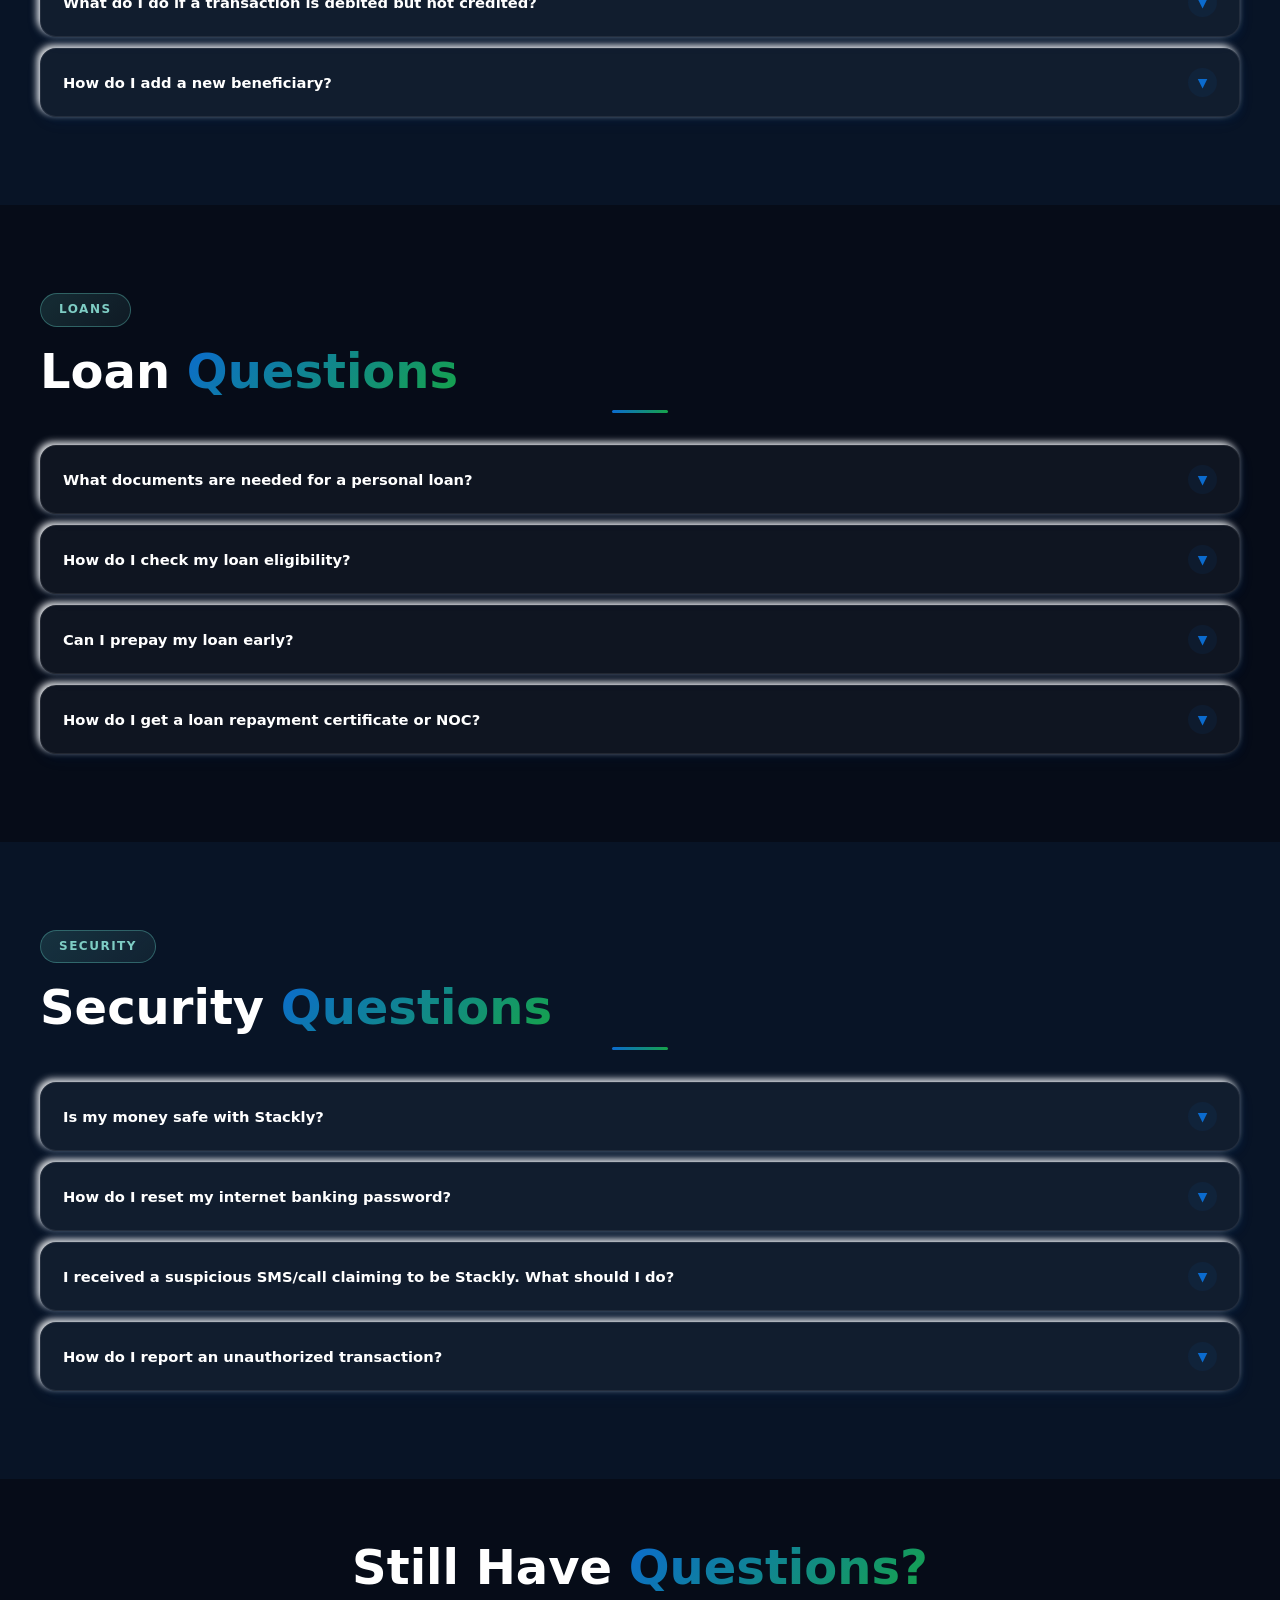
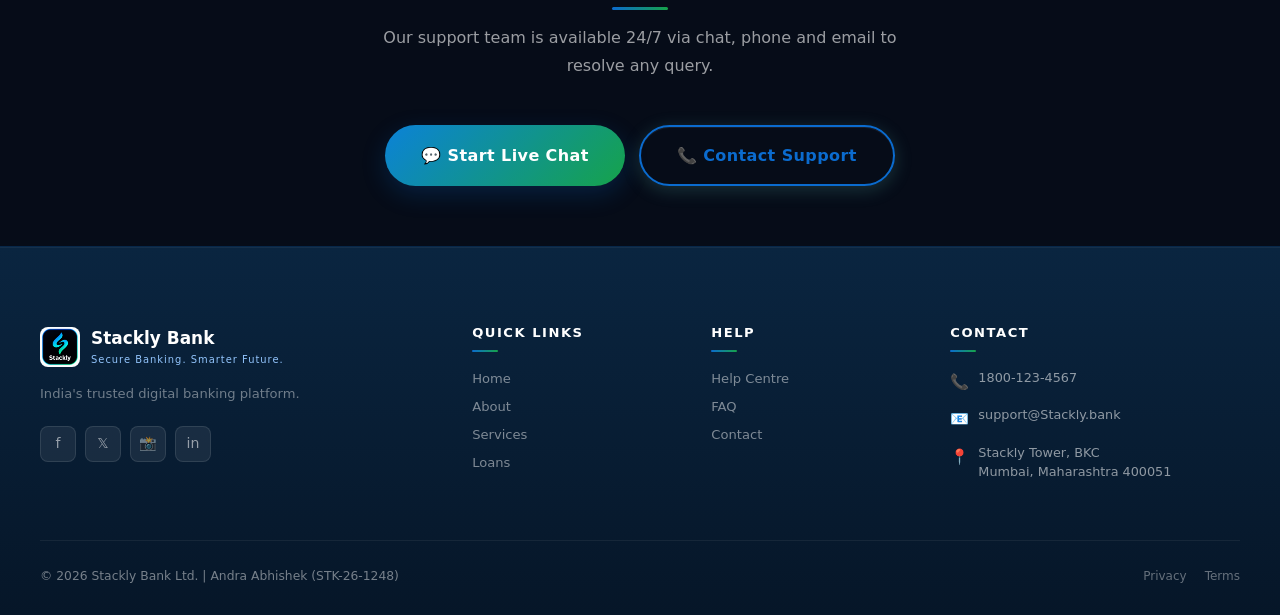
<file: faq.html>
﻿<!DOCTYPE html>
<html lang="en" data-theme="dark">
<head>
<meta charset="UTF-8">
<meta http-equiv="X-UA-Compatible" content="IE=edge">
<meta http-equiv="X-Content-Type-Options" content="nosniff">
<meta name="referrer" content="strict-origin-when-cross-origin">
<meta name="robots" content="noindex, nofollow">
<meta name="viewport" content="width=device-width, initial-scale=1.0">
<meta name="description" content="Stackly Bank FAQ — Frequently Asked Questions about Banking Services">
<title>FAQ — Stackly Bank</title>
<link rel="stylesheet" href="css/styles.css">
</head>
<body>
<div id="demo-banner" style="background:#f59e0b;color:#000;text-align:center;padding:8px 16px;font-size:13px;font-weight:700;position:sticky;top:0;z-index:99999;">&#9888; DEMO PROJECT ONLY &mdash; This is NOT a real bank. No real financial transactions occur.</div>

<nav class="navbar" id="navbar">
  <div class="container">
    <div class="navbar-inner">
      <a href="index.html" class="nav-logo"><img class="nav-logo-icon" src="images/stackly-bank-logo.webp" alt="Stackly"><div class="nav-logo-text"><span class="nav-logo-name">Stackly</span><span class="nav-logo-tagline">Secure Banking</span></div></a>
      <div class="nav-links">
        <a href="index.html">Home</a><a href="about.html">About Us</a><a href="services.html">Services</a>
        <a href="digital-banking.html">Digital</a><a href="loans.html">Loans</a>
        <a href="credit-cards.html">Cards</a><a href="support.html">Support</a><a href="contact.html">Contact</a>
      </div>
      <div class="nav-actions">

        <a href="login.html" class="btn btn-outline btn-sm">Login</a>
        <a href="signup.html" class="btn btn-primary btn-sm">Open Account</a>
        <button class="hamburger"><span></span><span></span><span></span></button>
      </div>
    </div>
  </div>
</nav>
<div class="mobile-menu">
  <div class="mobile-nav-links">
    <a href="index.html">🏠 Home</a><a href="about.html">🏛️ About Us</a><a href="services.html">💼 Services</a>
    <a href="digital-banking.html">📱 Digital</a><a href="loans.html">💰 Loans</a>
    <a href="credit-cards.html">💳 Cards</a><a href="support.html">🎧 Support</a><a href="contact.html">📞 Contact</a>
  </div>
  <div class="mobile-actions"><a href="login.html" class="btn btn-outline w-full">Login</a><a href="signup.html" class="btn btn-primary w-full">Open Account</a></div>
</div>
<div class="menu-overlay"></div>

<div class="page-header">
  <div class="container">
    <div class="breadcrumb"><a href="index.html">Home</a><span class="breadcrumb-sep">›</span><a href="support.html">Support</a><span class="breadcrumb-sep">›</span><span>FAQ</span></div>
    <span class="section-tag">Help Centre</span>
    <h1 class="page-header-title">Frequently Asked <span class="text-gold">Questions</span></h1>
    <p class="page-header-subtitle">Quick answers to the most common banking questions. Can't find what you need? Contact our support team.</p>
  </div>
</div>

<!-- Account FAQs -->
<section style="background:#060c18">
  <div class="container">
    <div class="reveal">
      <span class="section-tag">Accounts</span>
      <h2 class="section-title" style="margin-bottom:2rem">Account <span>Queries</span></h2>
    </div>
    <div class="faq-list" style="max-width:100%">
      <div class="faq-item">
        <div class="faq-question"><h4>How do I open a Stackly savings account?</h4><span class="faq-arrow">▼</span></div>
        <div class="faq-answer"><p>Opening is 100% digital. Visit our signup page, provide your full name, email, mobile and PAN/Aadhaar details. Complete Video KYC (takes 5 minutes) and your account is activated instantly. No branch visit, no physical documents needed.</p></div>
      </div>
      <div class="faq-item">
        <div class="faq-question"><h4>What is the minimum balance requirement?</h4><span class="faq-arrow">▼</span></div>
        <div class="faq-answer"><p>Digital Savings Account: Zero minimum balance, completely free. Classic Savings: ₹500 (semi-urban) or ₹1,000 (metro/urban). Premium Savings: ₹5,000. Non-maintenance charge is ₹100–200/quarter.</p></div>
      </div>
      <div class="faq-item">
        <div class="faq-question"><h4>How do I update my KYC documents?</h4><span class="faq-arrow">▼</span></div>
        <div class="faq-answer"><p>Login to internet banking or the mobile app → My Profile → Update KYC. Upload new Aadhaar, PAN or address proof. Video verification may be required. Processing takes 24–48 business hours.</p></div>
      </div>
      <div class="faq-item">
        <div class="faq-question"><h4>Can I have multiple accounts at Stackly?</h4><span class="faq-arrow">▼</span></div>
        <div class="faq-answer"><p>Yes. You can have up to 3 savings accounts (one Digital, one Classic, one Premium), a current account, and multiple FDs. All accounts are accessible from a single login on the app or internet banking.</p></div>
      </div>
      <div class="faq-item">
        <div class="faq-question"><h4>How do I close my Stackly account?</h4><span class="faq-arrow">▼</span></div>
        <div class="faq-answer"><p>Submit a written request at any branch or email closure@Stackly.bank from your registered email. Ensure all standing instructions are cancelled and balance is withdrawn before submitting the closure request.</p></div>
      </div>
    </div>
  </div>
</section>

<!-- Transactions FAQs -->
<section style="background:var(--navy)">
  <div class="container">
    <div class="reveal">
      <span class="section-tag">Transfers</span>
      <h2 class="section-title" style="margin-bottom:2rem">Transfer <span>Questions</span></h2>
    </div>
    <div class="faq-list" style="max-width:100%">
      <div class="faq-item">
        <div class="faq-question"><h4>What are the transfer limits for IMPS/NEFT/RTGS?</h4><span class="faq-arrow">▼</span></div>
        <div class="faq-answer"><p>IMPS: ₹5 Lakhs per transaction, ₹25 Lakhs daily. NEFT: ₹10 Lakhs per transaction. RTGS: ₹2 Lakhs minimum, no upper limit. UPI: ₹1 Lakh per transaction. These limits can be enhanced by visiting a branch.</p></div>
      </div>
      <div class="faq-item">
        <div class="faq-question"><h4>How long does a transfer take?</h4><span class="faq-arrow">▼</span></div>
        <div class="faq-answer"><p>IMPS: Instant 24/7 including holidays. NEFT: Within 30 minutes during banking hours. RTGS: Real-time, same working day. Stackly-to-Stackly: Instant always. International wire: 2–5 business days.</p></div>
      </div>
      <div class="faq-item">
        <div class="faq-question"><h4>What do I do if a transaction is debited but not credited?</h4><span class="faq-arrow">▼</span></div>
        <div class="faq-answer"><p>Failed transactions are automatically reversed within 48–72 hours. If not received after 72 hours, call 1800-123-4567 with the transaction reference number. We will initiate a chargeback and resolve within 7 working days.</p></div>
      </div>
      <div class="faq-item">
        <div class="faq-question"><h4>How do I add a new beneficiary?</h4><span class="faq-arrow">▼</span></div>
        <div class="faq-answer"><p>Login → Transfer → Add Beneficiary → Enter bank account and IFSC details → Confirm with OTP. New beneficiaries have a 4-hour cooling period before large transfers are allowed for security.</p></div>
      </div>
    </div>
  </div>
</section>

<!-- Loan FAQs -->
<section style="background:#060c18">
  <div class="container">
    <div class="reveal">
      <span class="section-tag">Loans</span>
      <h2 class="section-title" style="margin-bottom:2rem">Loan <span>Questions</span></h2>
    </div>
    <div class="faq-list" style="max-width:100%">
      <div class="faq-item">
        <div class="faq-question"><h4>What documents are needed for a personal loan?</h4><span class="faq-arrow">▼</span></div>
        <div class="faq-answer"><p>Salaried: PAN, Aadhaar, last 3 months salary slips, 6 months bank statement, Form 16. Self-employed: PAN, Aadhaar, ITR last 2 years, business proof, 12 months bank statement. Pre-approved loans for existing customers require minimal documentation.</p></div>
      </div>
      <div class="faq-item">
        <div class="faq-question"><h4>How do I check my loan eligibility?</h4><span class="faq-arrow">▼</span></div>
        <div class="faq-answer"><p>Use our online EMI Calculator on the Loans page, or call 1800-123-4567. Eligibility depends on income, credit score (CIBIL ≥ 700 recommended), employment stability and existing debt obligations.</p></div>
      </div>
      <div class="faq-item">
        <div class="faq-question"><h4>Can I prepay my loan early?</h4><span class="faq-arrow">▼</span></div>
        <div class="faq-answer"><p>Yes. For floating-rate loans, there is zero prepayment charge. For fixed-rate loans, a 2% prepayment charge applies after 6 months. Part-prepayment (minimum 3 EMIs) is also allowed. Contact your relationship manager to initiate.</p></div>
      </div>
      <div class="faq-item">
        <div class="faq-question"><h4>How do I get a loan repayment certificate or NOC?</h4><span class="faq-arrow">▼</span></div>
        <div class="faq-answer"><p>After full repayment, NOC is emailed within 7 working days automatically. To request earlier or get a copy, login → My Loans → Request NOC, or visit any branch with your loan account number and identity proof.</p></div>
      </div>
    </div>
  </div>
</section>

<!-- Security FAQs -->
<section style="background:var(--navy)">
  <div class="container">
    <div class="reveal">
      <span class="section-tag">Security</span>
      <h2 class="section-title" style="margin-bottom:2rem">Security <span>Questions</span></h2>
    </div>
    <div class="faq-list" style="max-width:100%">
      <div class="faq-item">
        <div class="faq-question"><h4>Is my money safe with Stackly?</h4><span class="faq-arrow">▼</span></div>
        <div class="faq-answer"><p>Absolutely. Stackly is regulated by the Reserve Bank of India. Deposits are insured up to ₹5 Lakhs per depositor under DICGC. We use 256-bit SSL encryption, multi-factor authentication and AI-powered fraud detection.</p></div>
      </div>
      <div class="faq-item">
        <div class="faq-question"><h4>How do I reset my internet banking password?</h4><span class="faq-arrow">▼</span></div>
        <div class="faq-answer"><p>Click "Forgot Password" on the login page. Enter your registered mobile or email and verify via OTP. Set a new strong password. The process takes under 2 minutes and is available 24/7 without contacting support.</p></div>
      </div>
      <div class="faq-item">
        <div class="faq-question"><h4>I received a suspicious SMS/call claiming to be Stackly. What should I do?</h4><span class="faq-arrow">▼</span></div>
        <div class="faq-answer"><p>Stackly will NEVER ask for your password, OTP, CVV or full card number via phone or SMS. Hang up immediately and report to our fraud hotline: 1800-123-4999. Do not share any sensitive information with unverified callers.</p></div>
      </div>
      <div class="faq-item">
        <div class="faq-question"><h4>How do I report an unauthorized transaction?</h4><span class="faq-arrow">▼</span></div>
        <div class="faq-answer"><p>Immediately call 1800-123-4999 (24/7 fraud hotline) or use the "Emergency Block" in the app. Report within 3 days for maximum protection. We have zero-liability policy for genuine fraud reported promptly.</p></div>
      </div>
    </div>
  </div>
</section>

<!-- Still Need Help? -->
<section style="background:#060c18;padding:60px 0">
  <div class="container text-center">
    <h2 class="section-title reveal">Still Have <span>Questions?</span></h2>
    <p class="section-subtitle reveal">Our support team is available 24/7 via chat, phone and email to resolve any query.</p>
    <div style="display:flex;gap:14px;justify-content:center;flex-wrap:wrap" class="reveal">
      <button class="btn btn-primary btn-lg" onclick="showToast('Connecting to support agent...','info')">💬 Start Live Chat</button>
      <a href="contact.html" class="btn btn-outline-gold btn-lg">📞 Contact Support</a>
    </div>
  </div>
</section>

<footer class="footer">
  <div class="container">
    <div class="footer-grid">
      <div class="footer-brand"><a href="index.html" class="footer-logo-wrap"><img class="footer-logo-icon" src="images/stackly-bank-logo.webp" alt="Stackly"><div><div class="footer-logo-name">Stackly Bank</div><div class="footer-tagline-text">Secure Banking. Smarter Future.</div></div></a><p class="footer-desc">India's trusted digital banking platform.</p><div class="footer-social"><a class="social-icon" href="404.html">f</a><a class="social-icon" href="404.html">𝕏</a><a class="social-icon" href="404.html">📸</a><a class="social-icon" href="404.html">in</a></div></div>
      <div class="footer-col"><h4>Quick Links</h4><div class="footer-links"><a href="index.html">Home</a><a href="about.html">About</a><a href="services.html">Services</a><a href="loans.html">Loans</a></div></div>
      <div class="footer-col"><h4>Help</h4><div class="footer-links"><a href="support.html">Help Centre</a><a href="faq.html">FAQ</a><a href="contact.html">Contact</a></div></div>
      <div class="footer-col"><h4>Contact</h4><div class="footer-contact-item"><span class="footer-contact-icon">📞</span><div class="footer-contact-text">1800-123-4567</div></div><div class="footer-contact-item"><span class="footer-contact-icon">📧</span><div class="footer-contact-text">support@Stackly.bank</div></div><div class="footer-contact-item"><span class="footer-contact-icon">📍</span><div class="footer-contact-text"><a href="https://maps.google.com/?q=Stackly+Tower,+BKC,+Mumbai,+Maharashtra+400051" target="_blank" rel="noopener noreferrer" style="color:inherit;text-decoration:none">Stackly Tower, BKC<br>Mumbai, Maharashtra 400051</a></div></div></div>
    </div>
    <div class="footer-bottom"><div class="footer-copy">© 2026 Stackly Bank Ltd. | Andra Abhishek (STK-26-1248)</div><div class="footer-legal"><a href="#">Privacy</a><a href="#">Terms</a></div></div>
  </div>
</footer>

<button class="back-to-top">↑</button>
<script src="js/main.js"></script>
<div style="position:fixed;bottom:0;left:0;right:0;z-index:99999;background:#1a1a2e;border-top:2px solid #00CCFF;padding:8px 20px;display:flex;align-items:center;justify-content:center;gap:12px;font-size:.78rem;font-family:sans-serif"><span style="color:#00CCFF;font-weight:700">🎓 DEMO PROJECT</span><span style="color:rgba(255,255,255,.7)">This is a student portfolio website — not a real bank. No real data is collected.</span><button onclick="this.parentElement.style.display='none'" style="background:none;border:1px solid rgba(255,255,255,.3);color:rgba(255,255,255,.6);padding:3px 10px;border-radius:50px;cursor:pointer;font-size:.72rem;margin-left:8px">Dismiss</button></div>
</body>
</html>
</file>
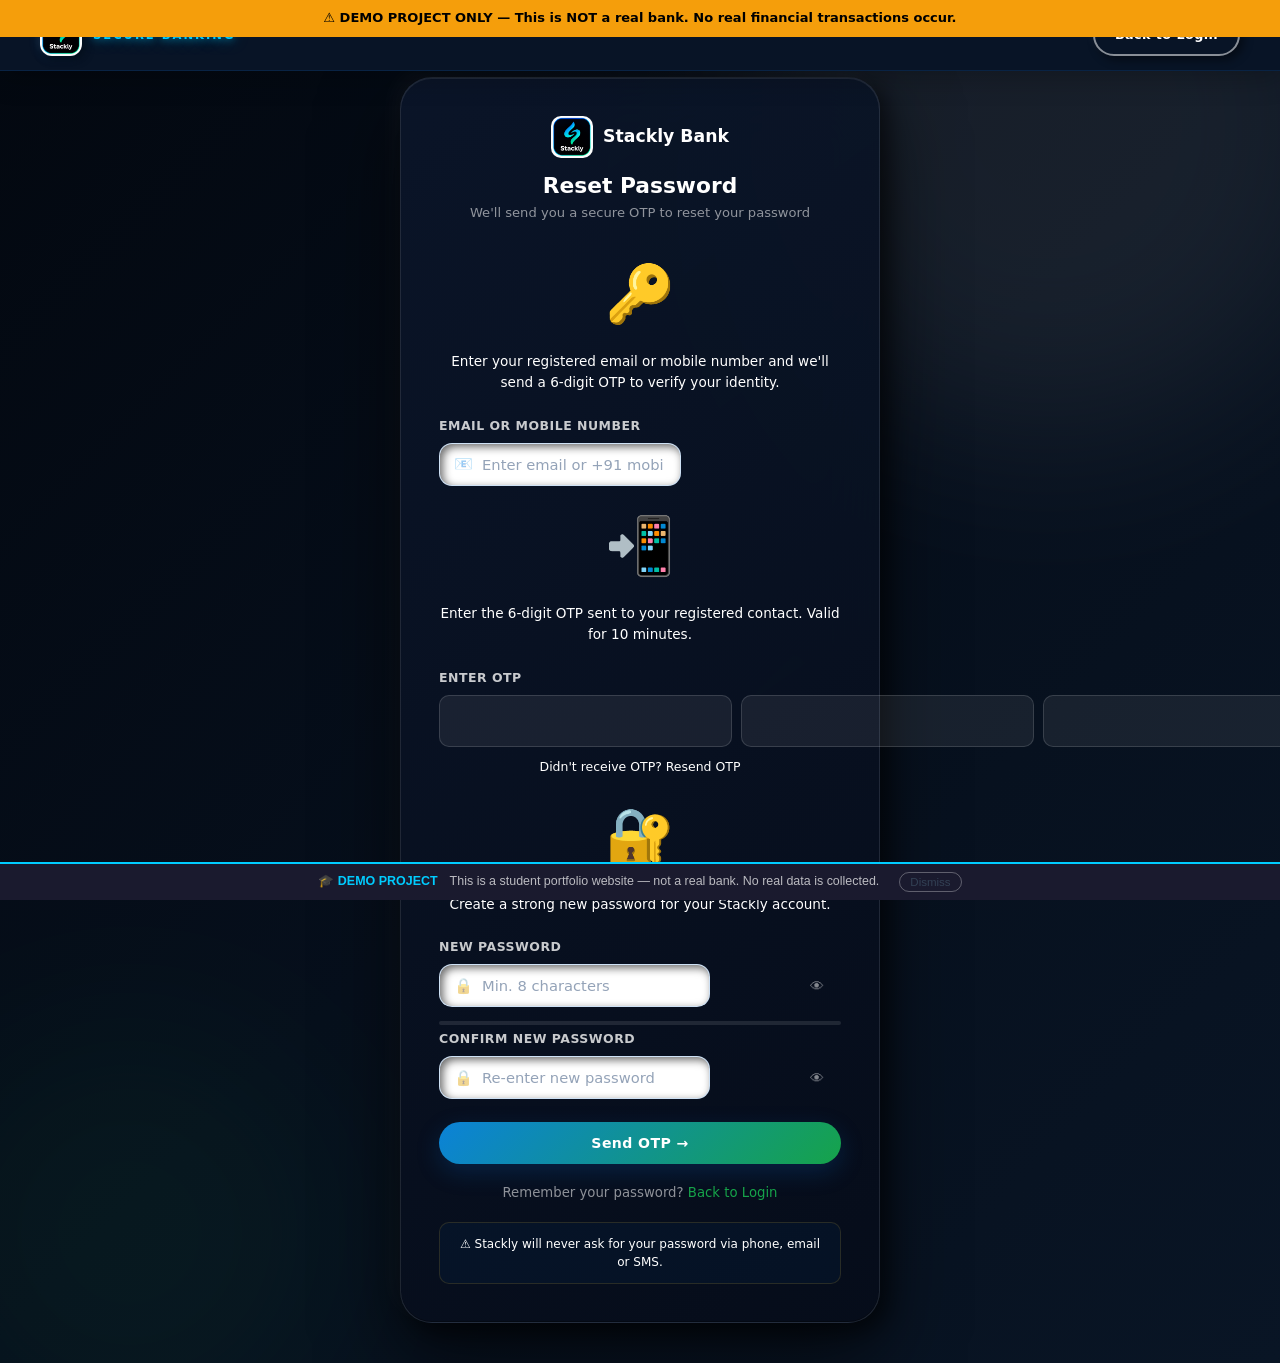
<file: forgot-password.html>
﻿<!DOCTYPE html>
<html lang="en" data-theme="dark">
<head>
<meta charset="UTF-8">
<meta http-equiv="X-UA-Compatible" content="IE=edge">
<meta http-equiv="X-Content-Type-Options" content="nosniff">
<meta name="referrer" content="strict-origin-when-cross-origin">
<meta name="robots" content="noindex, nofollow">
<meta name="viewport" content="width=device-width, initial-scale=1.0">
<meta name="description" content="Reset your Stackly Bank password securely">
<title>Forgot Password — Stackly Bank</title>
<link rel="stylesheet" href="css/styles.css">
</head>
<body>
<div id="demo-banner" style="background:#f59e0b;color:#000;text-align:center;padding:8px 16px;font-size:13px;font-weight:700;position:sticky;top:0;z-index:99999;">&#9888; DEMO PROJECT ONLY &mdash; This is NOT a real bank. No real financial transactions occur.</div>

<nav class="navbar scrolled" id="navbar">
  <div class="container">
    <div class="navbar-inner">
      <a href="index.html" class="nav-logo">
        <img class="nav-logo-icon" src="images/stackly-bank-logo.webp" alt="Stackly">
        <div class="nav-logo-text">
          <span class="nav-logo-name">Stackly</span>
          <span class="nav-logo-tagline">Secure Banking</span>
        </div>
      </a>
      <div class="nav-actions">

        <a href="login.html" class="btn btn-outline btn-sm">Back to Login</a>
      </div>
    </div>
  </div>
</nav>

<div class="auth-page">
  <div class="auth-bg-shapes">
    <div class="hero-shape hero-shape-1" style="opacity:.07"></div>
    <div class="hero-shape hero-shape-2" style="opacity:.05"></div>
  </div>
  <div class="container">
    <div style="max-width:480px;margin:0 auto;width:100%">
      <div class="auth-card">
        <div class="auth-card-header">
          <div class="auth-card-logo">
            <img class="auth-card-logo-icon" src="images/stackly-bank-logo.webp" alt="Stackly">
            <span class="auth-card-logo-name">Stackly Bank</span>
          </div>
          <h2 class="auth-card-title">Reset Password</h2>
          <p class="auth-card-subtitle">We'll send you a secure OTP to reset your password</p>
        </div>

        <form class="auth-form" id="forgot-form" data-step="1">
          <!-- Step 1: Enter email/mobile -->
          <div class="step-1">
            <div style="text-align:center;margin-bottom:22px">
              <div style="font-size:3.5rem;margin-bottom:12px">🔑</div>
              <p style="font-size:.85rem;color:rgba(255,255,255,.55);line-height:1.6">Enter your registered email or mobile number and we'll send a 6-digit OTP to verify your identity.</p>
            </div>
            <div class="form-group">
              <label class="form-label">Email or Mobile Number</label>
              <div class="input-group">
                <span class="input-icon">📧</span>
                <input class="form-control" type="text" placeholder="Enter email or +91 mobile" required>
              </div>
            </div>
          </div>

          <!-- Step 2: OTP Verification (hidden) -->
          <div class="step-2 d-none">
            <div style="text-align:center;margin-bottom:22px">
              <div style="font-size:3.5rem;margin-bottom:12px">📲</div>
              <p style="font-size:.85rem;color:rgba(255,255,255,.55);line-height:1.6">Enter the 6-digit OTP sent to your registered contact. Valid for 10 minutes.</p>
            </div>
            <div class="form-group">
              <label class="form-label">Enter OTP</label>
              <div class="otp-grid">
                <input class="otp-input" type="text" maxlength="1">
                <input class="otp-input" type="text" maxlength="1">
                <input class="otp-input" type="text" maxlength="1">
                <input class="otp-input" type="text" maxlength="1">
                <input class="otp-input" type="text" maxlength="1">
                <input class="otp-input" type="text" maxlength="1">
              </div>
            </div>
            <p style="font-size:.78rem;color:rgba(255,255,255,.42);text-align:center;margin-top:10px">
              Didn't receive OTP? <a href="#" style="color:var(--gold-light)" onclick="showToast('OTP resent!','info')">Resend OTP</a>
            </p>
          </div>

          <!-- Step 3: New Password (hidden) -->
          <div class="step-3 d-none">
            <div style="text-align:center;margin-bottom:22px">
              <div style="font-size:3.5rem;margin-bottom:12px">🔐</div>
              <p style="font-size:.85rem;color:rgba(255,255,255,.55);line-height:1.6">Create a strong new password for your Stackly account.</p>
            </div>
            <div class="form-group">
              <label class="form-label">New Password</label>
              <div class="input-group" style="position:relative">
                <span class="input-icon">🔒</span>
                <input class="form-control" type="password" id="password" placeholder="Min. 8 characters" style="padding-right:44px">
                <button type="button" class="password-toggle">👁</button>
              </div>
              <div class="password-strength">
                <div class="strength-bar"><div class="strength-fill"></div></div>
                <span class="strength-text"></span>
              </div>
            </div>
            <div class="form-group">
              <label class="form-label">Confirm New Password</label>
              <div class="input-group" style="position:relative">
                <span class="input-icon">🔒</span>
                <input class="form-control" type="password" placeholder="Re-enter new password" style="padding-right:44px">
                <button type="button" class="password-toggle">👁</button>
              </div>
            </div>
          </div>

          <button type="submit" class="btn btn-primary w-full" style="justify-content:center;margin-top:8px">
            Send OTP →
          </button>
        </form>

        <div class="auth-footer-note">
          Remember your password? <a href="login.html">Back to Login</a>
        </div>

        <div style="margin-top:18px;padding:12px;background:rgba(11,107,206,.06);border:1px solid rgba(201,162,39,.18);border-radius:10px;font-size:.75rem;color:rgba(255,255,255,.52);text-align:center;line-height:1.5">
          ⚠️ Stackly will never ask for your password via phone, email or SMS.
        </div>
      </div>
    </div>
  </div>
</div>

<script src="js/main.js"></script>
<script>
document.addEventListener('DOMContentLoaded', () => {
  // Update button text based on step
  const form = document.getElementById('forgot-form');
  const btn = form ? form.querySelector('[type="submit"]') : null;
  if (btn) {
    const observer = new MutationObserver(() => {
      const step = form.dataset.step;
      if (step === '2') btn.textContent = 'Verify OTP →';
      if (step === '3') btn.textContent = 'Reset Password →';
    });
    observer.observe(form, { attributes: true });
  }
});
</script>
<div style="position:fixed;bottom:0;left:0;right:0;z-index:99999;background:#1a1a2e;border-top:2px solid #00CCFF;padding:8px 20px;display:flex;align-items:center;justify-content:center;gap:12px;font-size:.78rem;font-family:sans-serif"><span style="color:#00CCFF;font-weight:700">🎓 DEMO PROJECT</span><span style="color:rgba(255,255,255,.7)">This is a student portfolio website — not a real bank. No real data is collected.</span><button onclick="this.parentElement.style.display='none'" style="background:none;border:1px solid rgba(255,255,255,.3);color:rgba(255,255,255,.6);padding:3px 10px;border-radius:50px;cursor:pointer;font-size:.72rem;margin-left:8px">Dismiss</button></div>
</body>
</html>
</file>
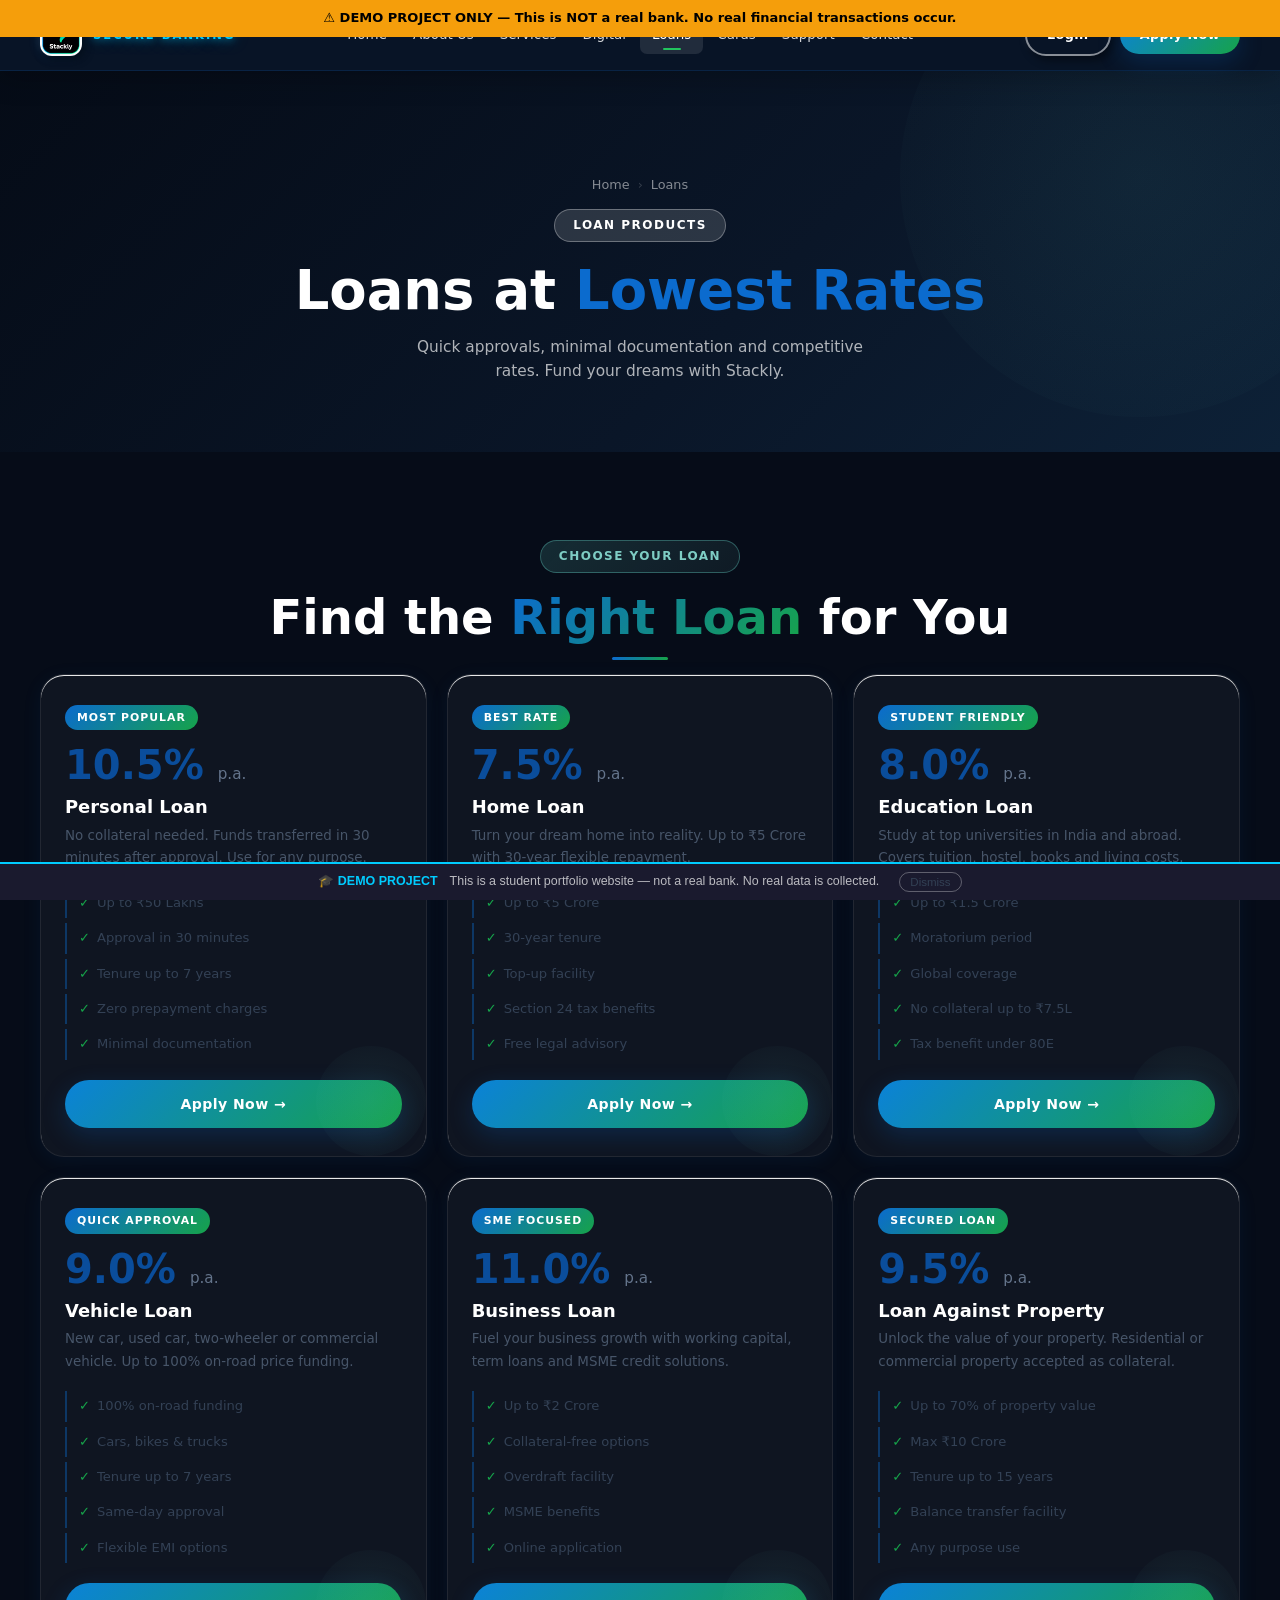
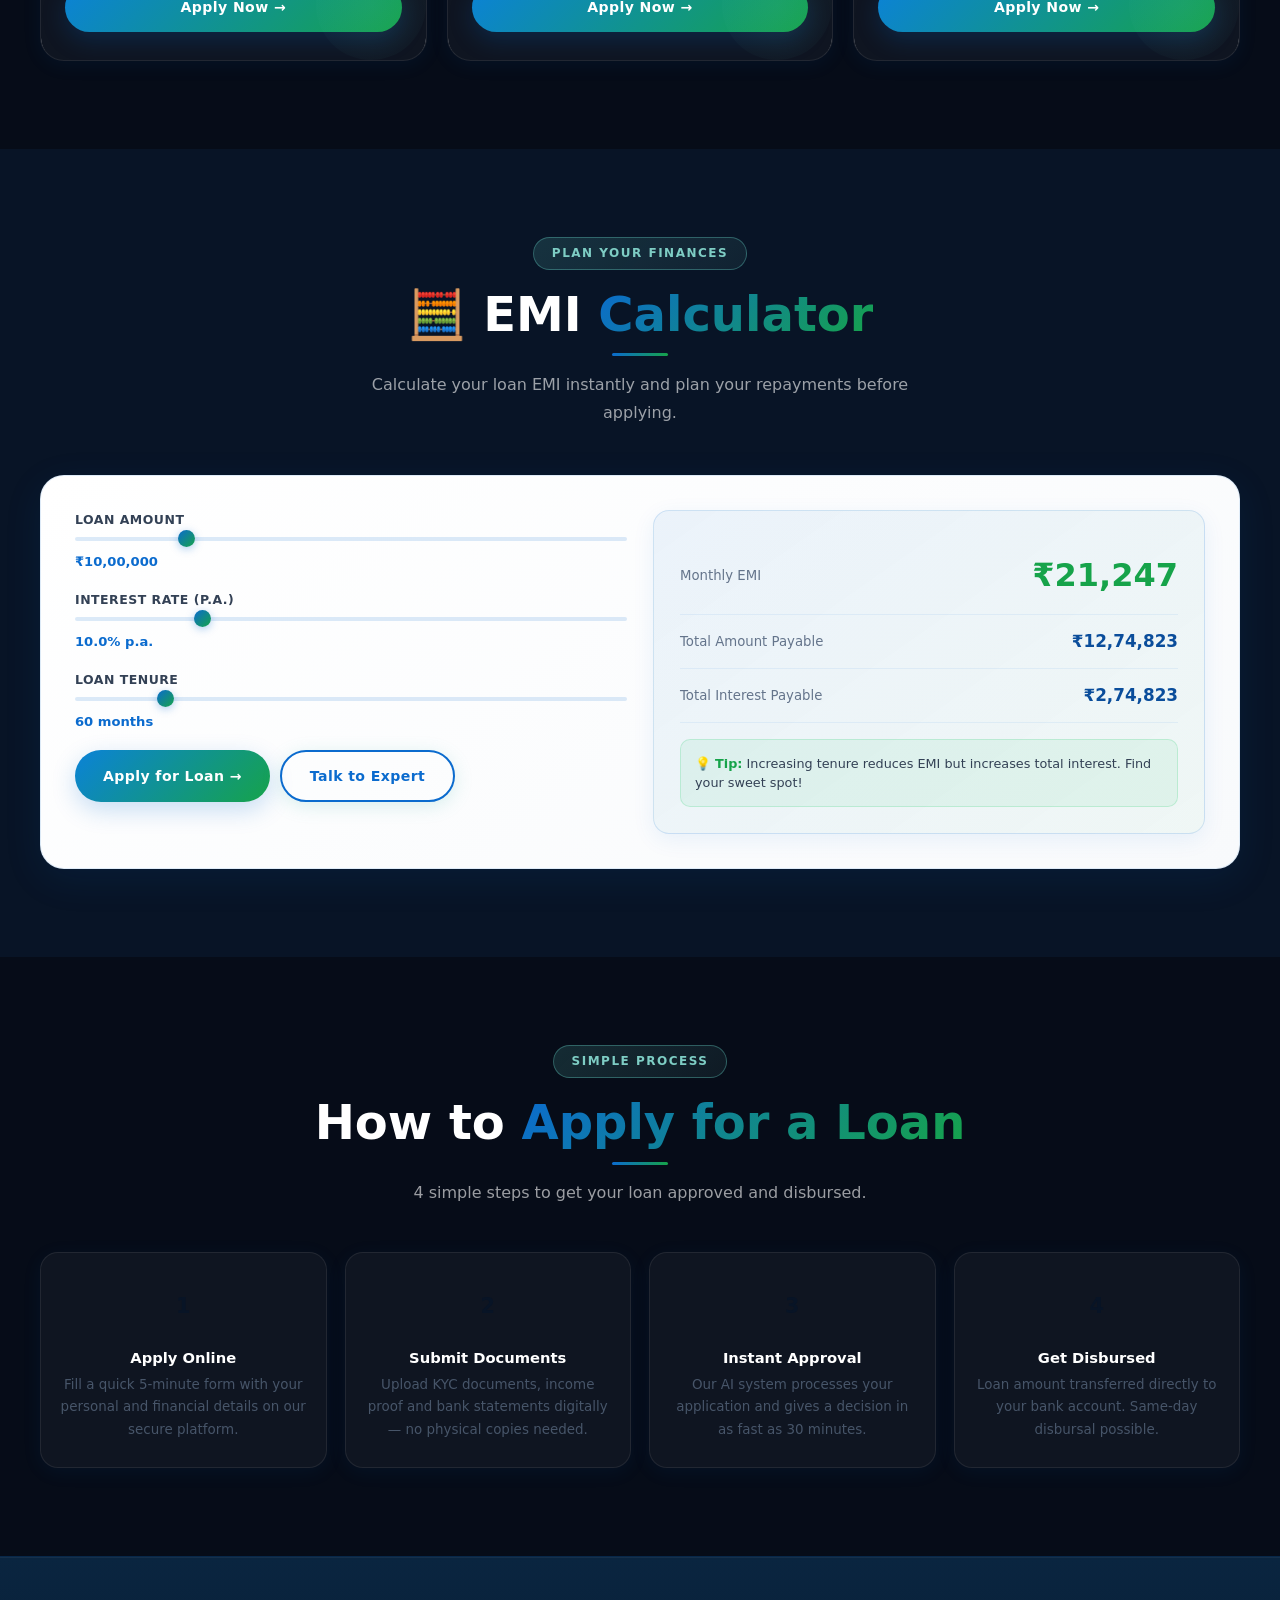
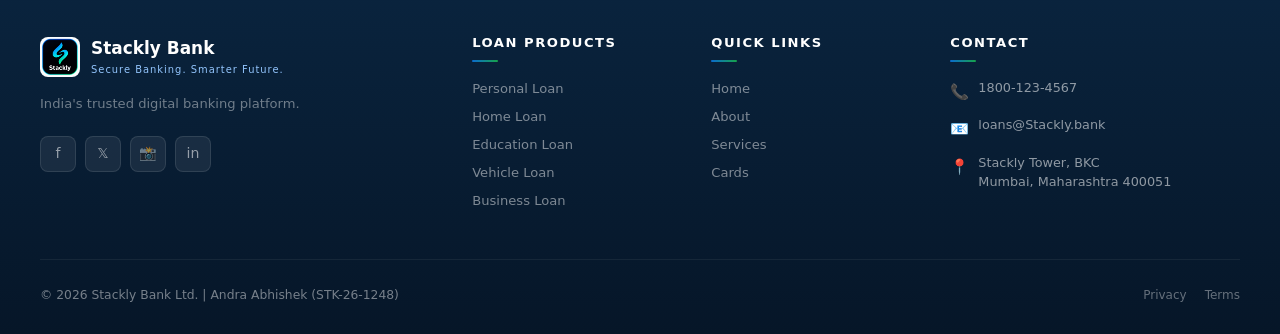
<file: loans.html>
﻿<!DOCTYPE html>
<html lang="en" data-theme="dark">
<head>
<meta charset="UTF-8">
<meta http-equiv="X-UA-Compatible" content="IE=edge">
<meta http-equiv="X-Content-Type-Options" content="nosniff">
<meta name="referrer" content="strict-origin-when-cross-origin">
<meta name="robots" content="noindex, nofollow">
<meta name="viewport" content="width=device-width, initial-scale=1.0">
<meta name="description" content="Stackly Bank Loans — Personal, Home, Education, Vehicle, Business Loans at lowest rates">
<title>Loans — Stackly Bank</title>
<link rel="stylesheet" href="css/styles.css">
</head>
<body>
<div id="demo-banner" style="background:#f59e0b;color:#000;text-align:center;padding:8px 16px;font-size:13px;font-weight:700;position:sticky;top:0;z-index:99999;">&#9888; DEMO PROJECT ONLY &mdash; This is NOT a real bank. No real financial transactions occur.</div>

<nav class="navbar" id="navbar">
  <div class="container">
    <div class="navbar-inner">
      <a href="index.html" class="nav-logo"><img class="nav-logo-icon" src="images/stackly-bank-logo.webp" alt="Stackly"><div class="nav-logo-text"><span class="nav-logo-name">Stackly</span><span class="nav-logo-tagline">Secure Banking</span></div></a>
      <div class="nav-links">
        <a href="index.html">Home</a><a href="about.html">About Us</a><a href="services.html">Services</a>
        <a href="digital-banking.html">Digital</a><a href="loans.html" class="active">Loans</a>
        <a href="credit-cards.html">Cards</a><a href="support.html">Support</a><a href="contact.html">Contact</a>
      </div>
      <div class="nav-actions">

        <a href="login.html" class="btn btn-outline btn-sm">Login</a>
        <a href="signup.html" class="btn btn-primary btn-sm">Apply Now</a>
        <button class="hamburger"><span></span><span></span><span></span></button>
      </div>
    </div>
  </div>
</nav>
<div class="mobile-menu">
  <div class="mobile-nav-links">
    <a href="index.html">🏠 Home</a><a href="about.html">🏛️ About Us</a><a href="services.html">💼 Services</a>
    <a href="digital-banking.html">📱 Digital Banking</a><a href="loans.html">💰 Loans</a>
    <a href="credit-cards.html">💳 Credit Cards</a><a href="support.html">🎧 Support</a><a href="contact.html">📞 Contact</a>
  </div>
  <div class="mobile-actions"><a href="login.html" class="btn btn-outline w-full">Login</a><a href="signup.html" class="btn btn-primary w-full">Apply Now</a></div>
</div>
<div class="menu-overlay"></div>

<div class="page-header">
  <div class="container">
    <div class="breadcrumb"><a href="index.html">Home</a><span class="breadcrumb-sep">›</span><span>Loans</span></div>
    <span class="section-tag">Loan Products</span>
    <h1 class="page-header-title">Loans at <span class="text-gold">Lowest Rates</span></h1>
    <p class="page-header-subtitle">Quick approvals, minimal documentation and competitive rates. Fund your dreams with Stackly.</p>
  </div>
</div>

<!-- Loan Cards -->
<section style="background:#060c18">
  <div class="container">
    <div class="text-center reveal">
      <span class="section-tag">Choose Your Loan</span>
      <h2 class="section-title">Find the <span>Right Loan</span> for You</h2>
    </div>
    <div class="loans-grid">
      <div class="loan-card reveal">
        <div class="loan-badge">Most Popular</div>
        <div class="loan-rate">10.5% <span>p.a.</span></div>
        <h3 class="loan-name">Personal Loan</h3>
        <p class="loan-desc">No collateral needed. Funds transferred in 30 minutes after approval. Use for any purpose.</p>
        <div class="loan-features">
          <div class="loan-feature">Up to ₹50 Lakhs</div>
          <div class="loan-feature">Approval in 30 minutes</div>
          <div class="loan-feature">Tenure up to 7 years</div>
          <div class="loan-feature">Zero prepayment charges</div>
          <div class="loan-feature">Minimal documentation</div>
        </div>
        <a href="signup.html" class="btn btn-primary w-full" style="justify-content:center">Apply Now →</a>
      </div>
      <div class="loan-card reveal reveal-d1">
        <div class="loan-badge">Best Rate</div>
        <div class="loan-rate">7.5% <span>p.a.</span></div>
        <h3 class="loan-name">Home Loan</h3>
        <p class="loan-desc">Turn your dream home into reality. Up to ₹5 Crore with 30-year flexible repayment.</p>
        <div class="loan-features">
          <div class="loan-feature">Up to ₹5 Crore</div>
          <div class="loan-feature">30-year tenure</div>
          <div class="loan-feature">Top-up facility</div>
          <div class="loan-feature">Section 24 tax benefits</div>
          <div class="loan-feature">Free legal advisory</div>
        </div>
        <a href="signup.html" class="btn btn-primary w-full" style="justify-content:center">Apply Now →</a>
      </div>
      <div class="loan-card reveal reveal-d2">
        <div class="loan-badge">Student Friendly</div>
        <div class="loan-rate">8.0% <span>p.a.</span></div>
        <h3 class="loan-name">Education Loan</h3>
        <p class="loan-desc">Study at top universities in India and abroad. Covers tuition, hostel, books and living costs.</p>
        <div class="loan-features">
          <div class="loan-feature">Up to ₹1.5 Crore</div>
          <div class="loan-feature">Moratorium period</div>
          <div class="loan-feature">Global coverage</div>
          <div class="loan-feature">No collateral up to ₹7.5L</div>
          <div class="loan-feature">Tax benefit under 80E</div>
        </div>
        <a href="signup.html" class="btn btn-primary w-full" style="justify-content:center">Apply Now →</a>
      </div>
      <div class="loan-card reveal">
        <div class="loan-badge">Quick Approval</div>
        <div class="loan-rate">9.0% <span>p.a.</span></div>
        <h3 class="loan-name">Vehicle Loan</h3>
        <p class="loan-desc">New car, used car, two-wheeler or commercial vehicle. Up to 100% on-road price funding.</p>
        <div class="loan-features">
          <div class="loan-feature">100% on-road funding</div>
          <div class="loan-feature">Cars, bikes & trucks</div>
          <div class="loan-feature">Tenure up to 7 years</div>
          <div class="loan-feature">Same-day approval</div>
          <div class="loan-feature">Flexible EMI options</div>
        </div>
        <a href="signup.html" class="btn btn-primary w-full" style="justify-content:center">Apply Now →</a>
      </div>
      <div class="loan-card reveal reveal-d1">
        <div class="loan-badge">SME Focused</div>
        <div class="loan-rate">11.0% <span>p.a.</span></div>
        <h3 class="loan-name">Business Loan</h3>
        <p class="loan-desc">Fuel your business growth with working capital, term loans and MSME credit solutions.</p>
        <div class="loan-features">
          <div class="loan-feature">Up to ₹2 Crore</div>
          <div class="loan-feature">Collateral-free options</div>
          <div class="loan-feature">Overdraft facility</div>
          <div class="loan-feature">MSME benefits</div>
          <div class="loan-feature">Online application</div>
        </div>
        <a href="signup.html" class="btn btn-primary w-full" style="justify-content:center">Apply Now →</a>
      </div>
      <div class="loan-card reveal reveal-d2">
        <div class="loan-badge">Secured Loan</div>
        <div class="loan-rate">9.5% <span>p.a.</span></div>
        <h3 class="loan-name">Loan Against Property</h3>
        <p class="loan-desc">Unlock the value of your property. Residential or commercial property accepted as collateral.</p>
        <div class="loan-features">
          <div class="loan-feature">Up to 70% of property value</div>
          <div class="loan-feature">Max ₹10 Crore</div>
          <div class="loan-feature">Tenure up to 15 years</div>
          <div class="loan-feature">Balance transfer facility</div>
          <div class="loan-feature">Any purpose use</div>
        </div>
        <a href="signup.html" class="btn btn-primary w-full" style="justify-content:center">Apply Now →</a>
      </div>
    </div>
  </div>
</section>

<!-- EMI Calculator -->
<section style="background:var(--navy)">
  <div class="container">
    <div class="text-center reveal">
      <span class="section-tag">Plan Your Finances</span>
      <h2 class="section-title">🧮 EMI <span>Calculator</span></h2>
      <p class="section-subtitle">Calculate your loan EMI instantly and plan your repayments before applying.</p>
    </div>
    <div class="emi-calculator" id="emi-calc">
      <div class="emi-grid">
        <div class="emi-inputs">
          <div class="form-group">
            <label class="form-label">Loan Amount</label>
            <input type="range" id="emi-amount" min="50000" max="5000000" value="1000000" step="10000">
            <div class="range-val" id="emi-amount-display">₹10,00,000</div>
          </div>
          <div class="form-group">
            <label class="form-label">Interest Rate (p.a.)</label>
            <input type="range" id="emi-rate" min="6" max="24" value="10" step="0.5">
            <div class="range-val" id="emi-rate-display">10.0% p.a.</div>
          </div>
          <div class="form-group">
            <label class="form-label">Loan Tenure</label>
            <input type="range" id="emi-tenure" min="6" max="360" value="60" step="6">
            <div class="range-val" id="emi-tenure-display">60 months</div>
          </div>
          <div style="display:flex;gap:10px;flex-wrap:wrap">
            <a href="signup.html" class="btn btn-primary">Apply for Loan →</a>
            <a href="contact.html" class="btn btn-outline-gold">Talk to Expert</a>
          </div>
        </div>
        <div class="emi-results">
          <div class="emi-result-item">
            <span class="emi-result-label">Monthly EMI</span>
            <span class="emi-result-value emi-monthly" id="emi-monthly">₹0</span>
          </div>
          <div class="emi-result-item">
            <span class="emi-result-label">Total Amount Payable</span>
            <span class="emi-result-value" id="emi-total">₹0</span>
          </div>
          <div class="emi-result-item">
            <span class="emi-result-label">Total Interest Payable</span>
            <span class="emi-result-value" id="emi-interest">₹0</span>
          </div>
          <div style="margin-top:16px;padding:14px;background:rgba(46,204,113,.08);border:1px solid rgba(46,204,113,.2);border-radius:10px;font-size:.8rem;color:#334155;line-height:1.5">
            💡 <strong style="color:var(--success)">Tip:</strong> Increasing tenure reduces EMI but increases total interest. Find your sweet spot!
          </div>
        </div>
      </div>
    </div>
  </div>
</section>

<!-- How to Apply -->
<section style="background:#060c18">
  <div class="container">
    <div class="text-center reveal">
      <span class="section-tag">Simple Process</span>
      <h2 class="section-title">How to <span>Apply for a Loan</span></h2>
      <p class="section-subtitle">4 simple steps to get your loan approved and disbursed.</p>
    </div>
    <div style="display:grid;grid-template-columns:repeat(4,1fr);gap:18px;position:relative">
      <div style="position:absolute;top:35px;left:15%;right:15%;height:2px;background:linear-gradient(90deg,var(--gold),var(--gold-light));opacity:.3;z-index:0" class="reveal"></div>
      <div class="why-card reveal" style="position:relative;z-index:1">
        <div style="width:56px;height:56px;background:linear-gradient(135deg,var(--gold),var(--gold-light));border-radius:50%;display:flex;align-items:center;justify-content:center;font-size:1.3rem;font-weight:900;color:var(--navy);margin:0 auto 14px">1</div>
        <h4 class="why-title">Apply Online</h4>
        <p class="why-desc">Fill a quick 5-minute form with your personal and financial details on our secure platform.</p>
      </div>
      <div class="why-card reveal reveal-d1" style="position:relative;z-index:1">
        <div style="width:56px;height:56px;background:linear-gradient(135deg,var(--gold),var(--gold-light));border-radius:50%;display:flex;align-items:center;justify-content:center;font-size:1.3rem;font-weight:900;color:var(--navy);margin:0 auto 14px">2</div>
        <h4 class="why-title">Submit Documents</h4>
        <p class="why-desc">Upload KYC documents, income proof and bank statements digitally — no physical copies needed.</p>
      </div>
      <div class="why-card reveal reveal-d2" style="position:relative;z-index:1">
        <div style="width:56px;height:56px;background:linear-gradient(135deg,var(--gold),var(--gold-light));border-radius:50%;display:flex;align-items:center;justify-content:center;font-size:1.3rem;font-weight:900;color:var(--navy);margin:0 auto 14px">3</div>
        <h4 class="why-title">Instant Approval</h4>
        <p class="why-desc">Our AI system processes your application and gives a decision in as fast as 30 minutes.</p>
      </div>
      <div class="why-card reveal reveal-d3" style="position:relative;z-index:1">
        <div style="width:56px;height:56px;background:linear-gradient(135deg,var(--gold),var(--gold-light));border-radius:50%;display:flex;align-items:center;justify-content:center;font-size:1.3rem;font-weight:900;color:var(--navy);margin:0 auto 14px">4</div>
        <h4 class="why-title">Get Disbursed</h4>
        <p class="why-desc">Loan amount transferred directly to your bank account. Same-day disbursal possible.</p>
      </div>
    </div>
  </div>
</section>

<footer class="footer">
  <div class="container">
    <div class="footer-grid">
      <div class="footer-brand"><a href="index.html" class="footer-logo-wrap"><img class="footer-logo-icon" src="images/stackly-bank-logo.webp" alt="Stackly"><div><div class="footer-logo-name">Stackly Bank</div><div class="footer-tagline-text">Secure Banking. Smarter Future.</div></div></a><p class="footer-desc">India's trusted digital banking platform.</p><div class="footer-social"><a class="social-icon" href="404.html">f</a><a class="social-icon" href="404.html">𝕏</a><a class="social-icon" href="404.html">📸</a><a class="social-icon" href="404.html">in</a></div></div>
      <div class="footer-col"><h4>Loan Products</h4><div class="footer-links"><a href="loans.html">Personal Loan</a><a href="loans.html">Home Loan</a><a href="loans.html">Education Loan</a><a href="loans.html">Vehicle Loan</a><a href="loans.html">Business Loan</a></div></div>
      <div class="footer-col"><h4>Quick Links</h4><div class="footer-links"><a href="index.html">Home</a><a href="about.html">About</a><a href="services.html">Services</a><a href="credit-cards.html">Cards</a></div></div>
      <div class="footer-col"><h4>Contact</h4><div class="footer-contact-item"><span class="footer-contact-icon">📞</span><div class="footer-contact-text">1800-123-4567</div></div><div class="footer-contact-item"><span class="footer-contact-icon">📧</span><div class="footer-contact-text">loans@Stackly.bank</div></div><div class="footer-contact-item"><span class="footer-contact-icon">📍</span><div class="footer-contact-text"><a href="https://maps.google.com/?q=Stackly+Tower,+BKC,+Mumbai,+Maharashtra+400051" target="_blank" rel="noopener noreferrer" style="color:inherit;text-decoration:none">Stackly Tower, BKC<br>Mumbai, Maharashtra 400051</a></div></div></div>
    </div>
    <div class="footer-bottom"><div class="footer-copy">© 2026 Stackly Bank Ltd. | Andra Abhishek (STK-26-1248)</div><div class="footer-legal"><a href="#">Privacy</a><a href="#">Terms</a></div></div>
  </div>
</footer>

<button class="back-to-top">↑</button>
<script src="js/main.js"></script>
<div style="position:fixed;bottom:0;left:0;right:0;z-index:99999;background:#1a1a2e;border-top:2px solid #00CCFF;padding:8px 20px;display:flex;align-items:center;justify-content:center;gap:12px;font-size:.78rem;font-family:sans-serif"><span style="color:#00CCFF;font-weight:700">🎓 DEMO PROJECT</span><span style="color:rgba(255,255,255,.7)">This is a student portfolio website — not a real bank. No real data is collected.</span><button onclick="this.parentElement.style.display='none'" style="background:none;border:1px solid rgba(255,255,255,.3);color:rgba(255,255,255,.6);padding:3px 10px;border-radius:50px;cursor:pointer;font-size:.72rem;margin-left:8px">Dismiss</button></div>
</body>
</html>
</file>
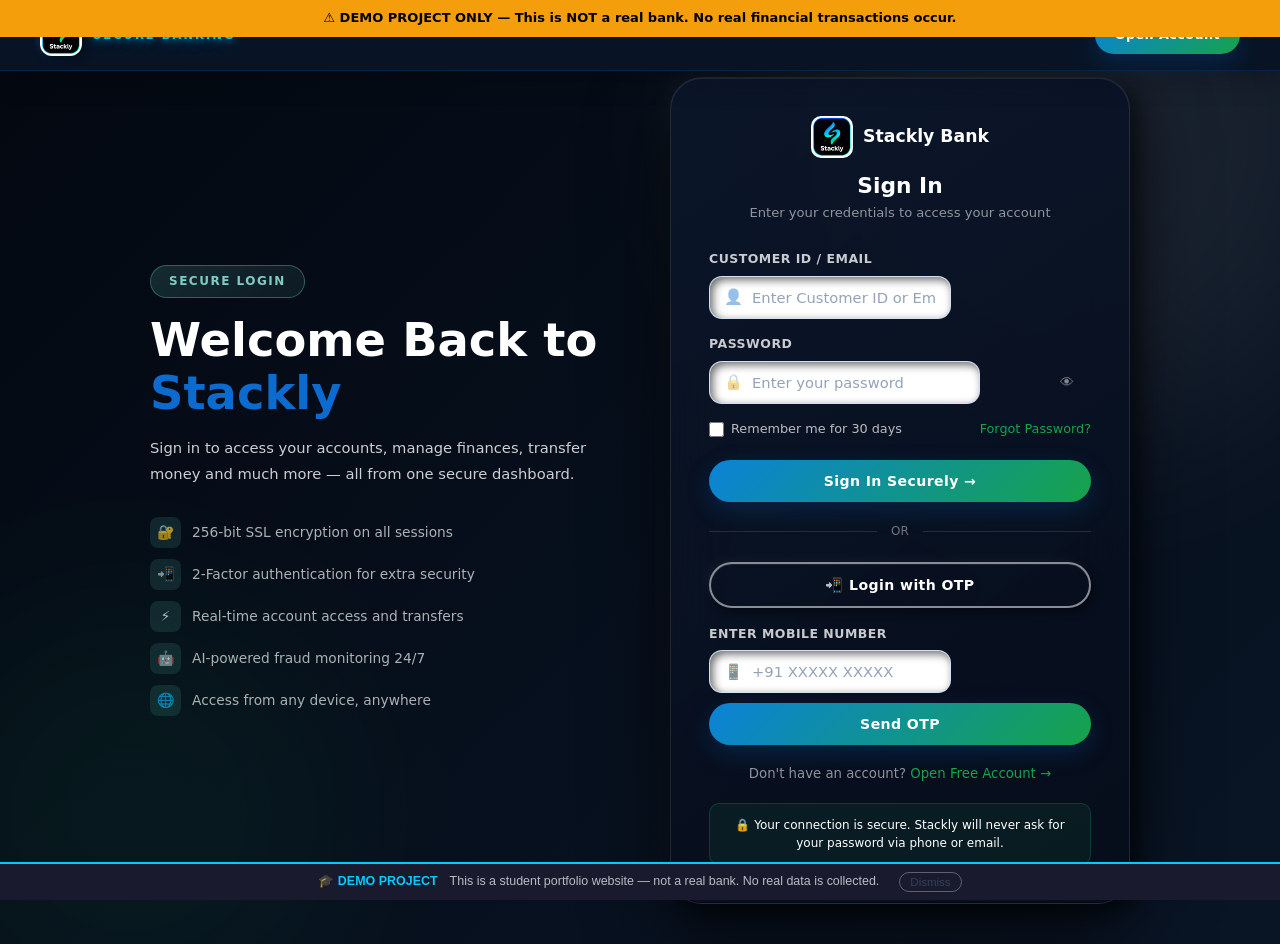
<file: login.html>
﻿<!DOCTYPE html>
<html lang="en" data-theme="dark">
<head>
<meta charset="UTF-8">
<meta http-equiv="X-UA-Compatible" content="IE=edge">
<meta http-equiv="X-Content-Type-Options" content="nosniff">
<meta name="referrer" content="strict-origin-when-cross-origin">
<meta name="robots" content="noindex, nofollow">
<meta name="viewport" content="width=device-width, initial-scale=1.0">
<meta name="description" content="Login to Stackly Bank — Secure Internet Banking">
<title>Login — Stackly Bank</title>
<link rel="stylesheet" href="css/styles.css">
</head>
<body>
<div id="demo-banner" style="background:#f59e0b;color:#000;text-align:center;padding:8px 16px;font-size:13px;font-weight:700;position:sticky;top:0;z-index:99999;">&#9888; DEMO PROJECT ONLY &mdash; This is NOT a real bank. No real financial transactions occur.</div>

<nav class="navbar" id="navbar">
  <div class="container">
    <div class="navbar-inner">
      <a href="index.html" class="nav-logo">
        <img class="nav-logo-icon" src="images/stackly-bank-logo.webp" alt="Stackly">
        <div class="nav-logo-text">
          <span class="nav-logo-name">Stackly</span>
          <span class="nav-logo-tagline">Secure Banking</span>
        </div>
      </a>
      <div class="nav-actions">

        <a href="signup.html" class="btn btn-primary btn-sm">Open Account</a>
      </div>
    </div>
  </div>
</nav>

<div class="auth-page">
  <div class="auth-bg-shapes">
    <div class="hero-shape hero-shape-1" style="opacity:.07"></div>
    <div class="hero-shape hero-shape-2" style="opacity:.06"></div>
  </div>
  <div class="container">
    <div class="auth-grid">
      <!-- Left Info -->
      <div class="auth-info">
        <span class="section-tag">Secure Login</span>
        <h1 class="auth-info-title">Welcome Back to <span class="text-gold">Stackly</span></h1>
        <p class="auth-info-subtitle">Sign in to access your accounts, manage finances, transfer money and much more — all from one secure dashboard.</p>
        <div class="auth-features">
          <div class="auth-feature"><div class="auth-feature-icon">🔐</div>256-bit SSL encryption on all sessions</div>
          <div class="auth-feature"><div class="auth-feature-icon">📲</div>2-Factor authentication for extra security</div>
          <div class="auth-feature"><div class="auth-feature-icon">⚡</div>Real-time account access and transfers</div>
          <div class="auth-feature"><div class="auth-feature-icon">🤖</div>AI-powered fraud monitoring 24/7</div>
          <div class="auth-feature"><div class="auth-feature-icon">🌐</div>Access from any device, anywhere</div>
        </div>
      </div>

      <!-- Login Card -->
      <div class="auth-card">
        <div class="auth-card-header">
          <div class="auth-card-logo">
            <img class="auth-card-logo-icon" src="images/stackly-bank-logo.webp" alt="Stackly">
            <span class="auth-card-logo-name">Stackly Bank</span>
          </div>
          <h2 class="auth-card-title">Sign In</h2>
          <p class="auth-card-subtitle">Enter your credentials to access your account</p>
        </div>

        <form class="auth-form" id="login-form">
          <div class="form-group">
            <label class="form-label" for="user-id">Customer ID / Email</label>
            <div class="input-group">
              <span class="input-icon">👤</span>
              <input class="form-control" type="text" id="user-id" placeholder="Enter Customer ID or Email" required>
            </div>
          </div>
          <div class="form-group">
            <label class="form-label" for="login-password">Password</label>
            <div class="input-group" style="position:relative">
              <span class="input-icon">🔒</span>
              <input class="form-control" type="password" id="login-password" placeholder="Enter your password" required style="padding-right:44px">
              <button type="button" class="password-toggle">👁</button>
            </div>
          </div>
          <div class="remember-row">
            <label class="checkbox-label">
              <input type="checkbox" id="remember">
              Remember me for 30 days
            </label>
            <a href="forgot-password.html" class="forgot-link">Forgot Password?</a>
          </div>
          <button type="submit" class="btn btn-primary w-full" style="justify-content:center;margin-top:6px">
            Sign In Securely →
          </button>
        </form>

        <div class="form-divider">
          <div class="form-divider-line"></div>
          <span class="form-divider-text">OR</span>
          <div class="form-divider-line"></div>
        </div>

        <button class="btn btn-outline w-full" style="justify-content:center" onclick="showOTPLogin()">
          📲 Login with OTP
        </button>

        <div id="otp-login-section" class="d-none" style="margin-top:16px">
          <div class="form-group">
            <label class="form-label">Enter Mobile Number</label>
            <div class="input-group">
              <span class="input-icon">📱</span>
              <input class="form-control" type="tel" placeholder="+91 XXXXX XXXXX">
            </div>
          </div>
          <button class="btn btn-primary w-full" style="justify-content:center;margin-top:10px" onclick="showToast('OTP sent to your registered mobile','success')">
            Send OTP
          </button>
        </div>

        <div class="auth-footer-note">
          Don't have an account? <a href="signup.html">Open Free Account →</a>
        </div>

        <div style="margin-top:18px;padding:12px;background:rgba(46,204,113,.07);border:1px solid rgba(46,204,113,.18);border-radius:10px;font-size:.75rem;color:rgba(255,255,255,.55);text-align:center;line-height:1.5">
          🔒 Your connection is secure. Stackly will never ask for your password via phone or email.
        </div>
      </div>
    </div>
  </div>
</div>

<button class="back-to-top" title="Back to top">↑</button>

<script src="js/main.js"></script>
<script>
/* Already logged in → go straight to dashboard */
if ((localStorage.getItem('tsb-user-email') || '').trim()) {
  window.location.replace('dashboard.html');
}
function showOTPLogin() {
  const s = document.getElementById('otp-login-section');
  s.classList.toggle('d-none');
}
</script>
<div style="position:fixed;bottom:0;left:0;right:0;z-index:99999;background:#1a1a2e;border-top:2px solid #00CCFF;padding:8px 20px;display:flex;align-items:center;justify-content:center;gap:12px;font-size:.78rem;font-family:sans-serif"><span style="color:#00CCFF;font-weight:700">🎓 DEMO PROJECT</span><span style="color:rgba(255,255,255,.7)">This is a student portfolio website — not a real bank. No real data is collected.</span><button onclick="this.parentElement.style.display='none'" style="background:none;border:1px solid rgba(255,255,255,.3);color:rgba(255,255,255,.6);padding:3px 10px;border-radius:50px;cursor:pointer;font-size:.72rem;margin-left:8px">Dismiss</button></div>
</body>
</html>
</file>
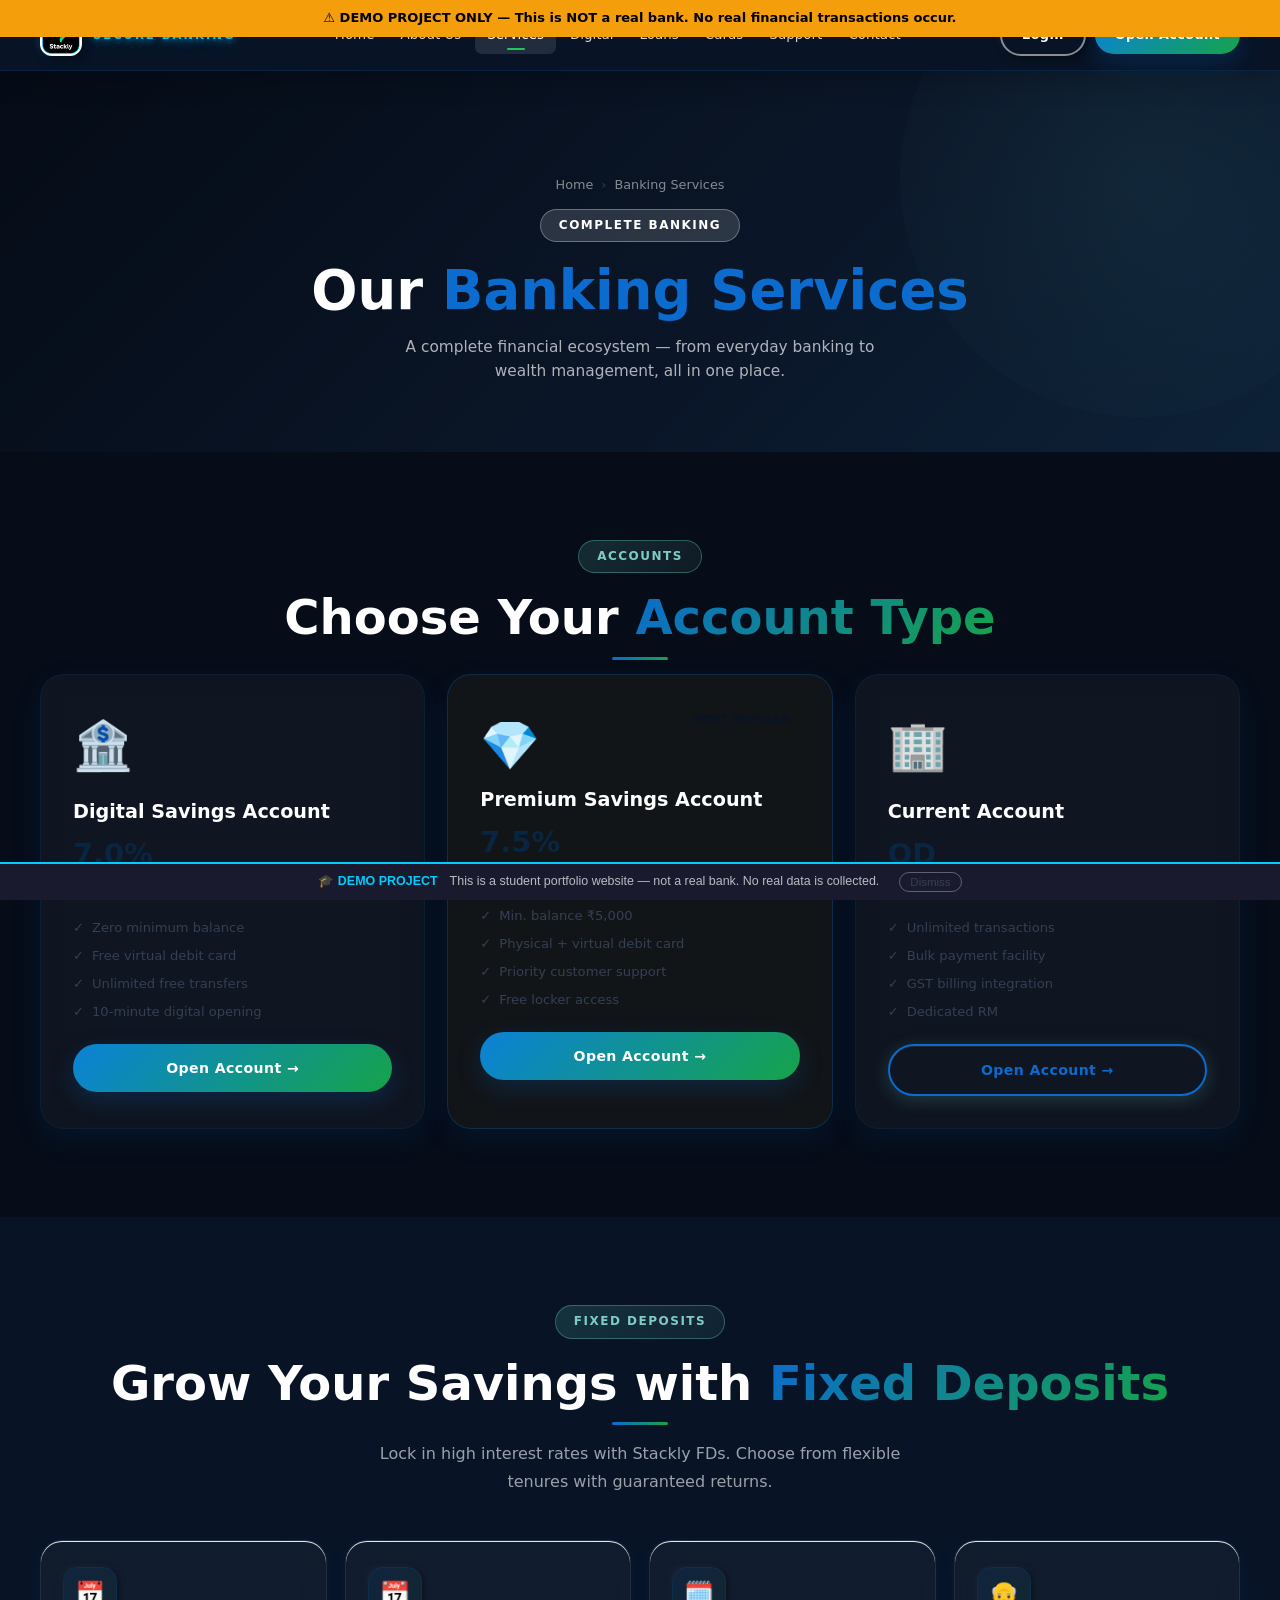
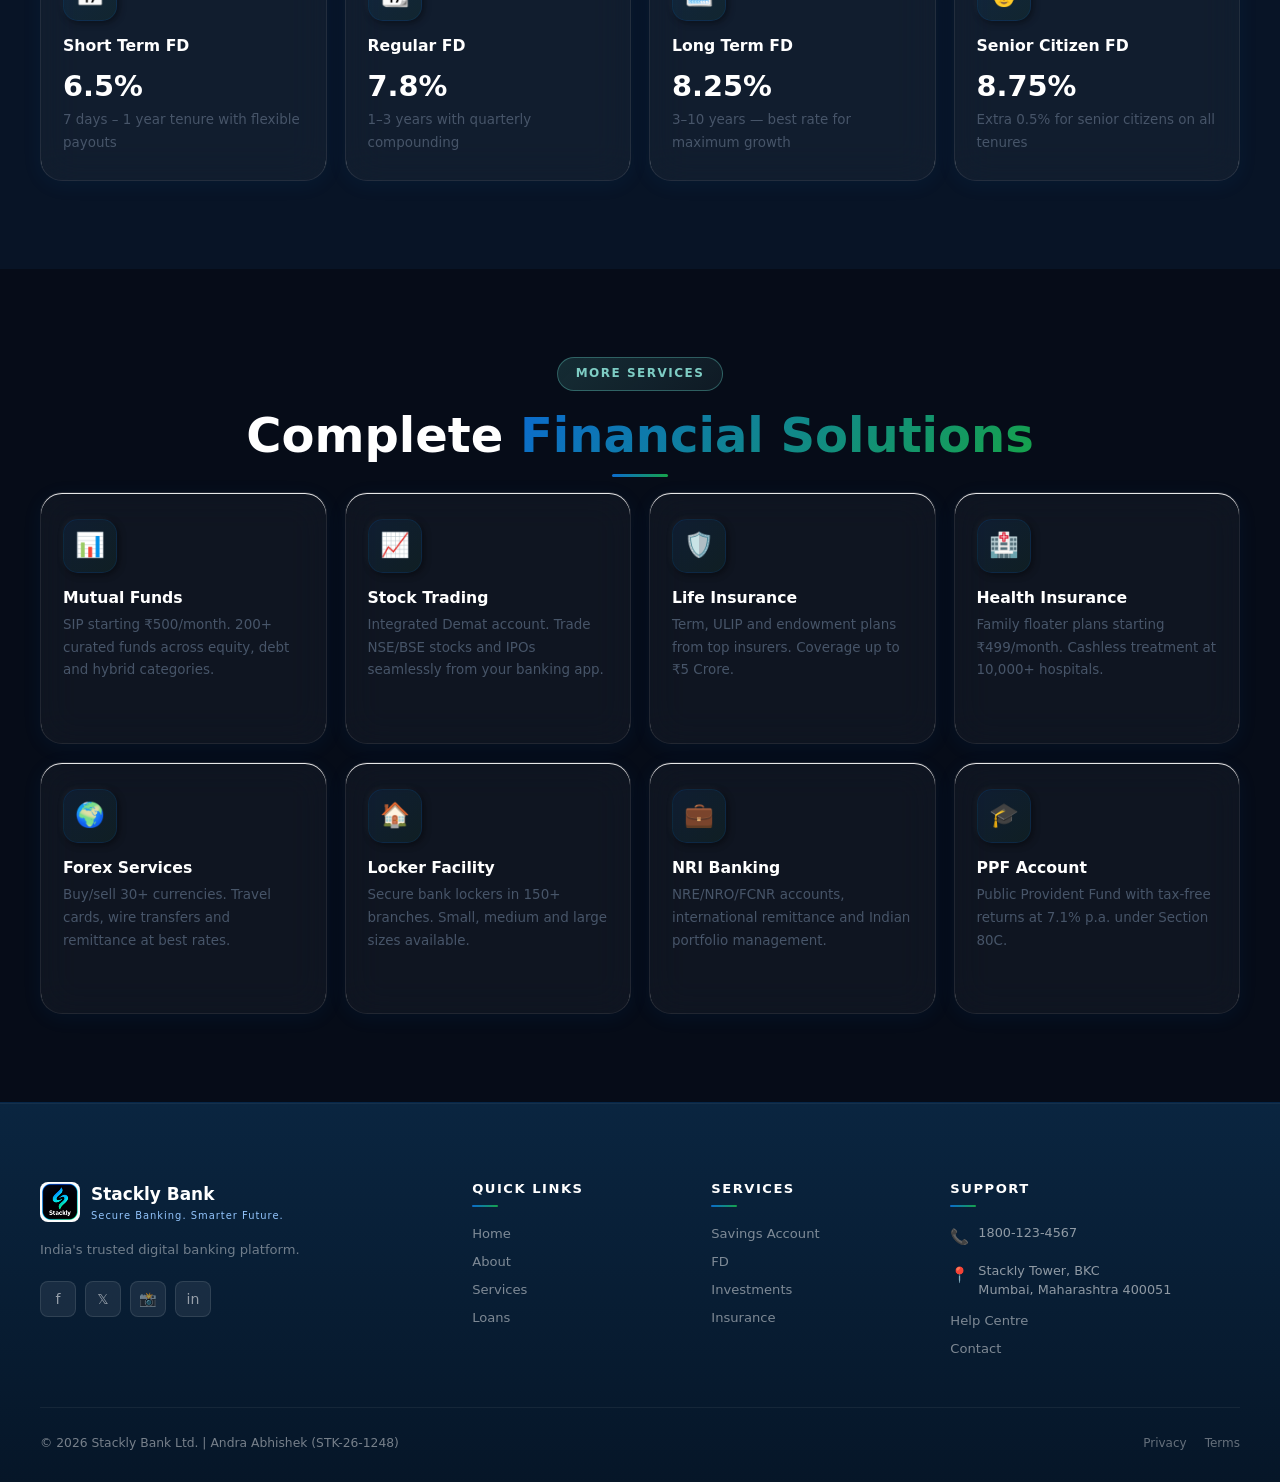
<file: services.html>
﻿<!DOCTYPE html>
<html lang="en" data-theme="dark">
<head>
<meta charset="UTF-8">
<meta http-equiv="X-UA-Compatible" content="IE=edge">
<meta http-equiv="X-Content-Type-Options" content="nosniff">
<meta name="referrer" content="strict-origin-when-cross-origin">
<meta name="robots" content="noindex, nofollow">
<meta name="viewport" content="width=device-width, initial-scale=1.0">
<meta name="description" content="Stackly Bank Services — Savings, Current, FD, Investments, Insurance, Forex">
<title>Banking Services — Stackly Bank</title>
<link rel="stylesheet" href="css/styles.css">
</head>
<body>
<div id="demo-banner" style="background:#f59e0b;color:#000;text-align:center;padding:8px 16px;font-size:13px;font-weight:700;position:sticky;top:0;z-index:99999;">&#9888; DEMO PROJECT ONLY &mdash; This is NOT a real bank. No real financial transactions occur.</div>

<nav class="navbar" id="navbar">
  <div class="container">
    <div class="navbar-inner">
      <a href="index.html" class="nav-logo">
        <img class="nav-logo-icon" src="images/stackly-bank-logo.webp" alt="Stackly">
        <div class="nav-logo-text"><span class="nav-logo-name">Stackly</span><span class="nav-logo-tagline">Secure Banking</span></div>
      </a>
      <div class="nav-links">
        <a href="index.html">Home</a><a href="about.html">About Us</a>
        <a href="services.html" class="active">Services</a><a href="digital-banking.html">Digital</a>
        <a href="loans.html">Loans</a><a href="credit-cards.html">Cards</a>
        <a href="support.html">Support</a><a href="contact.html">Contact</a>
      </div>
      <div class="nav-actions">

        <a href="login.html" class="btn btn-outline btn-sm">Login</a>
        <a href="signup.html" class="btn btn-primary btn-sm">Open Account</a>
        <button class="hamburger"><span></span><span></span><span></span></button>
      </div>
    </div>
  </div>
</nav>
<div class="mobile-menu">
  <div class="mobile-nav-links">
    <a href="index.html">🏠 Home</a><a href="about.html">🏛️ About Us</a><a href="services.html">💼 Services</a>
    <a href="digital-banking.html">📱 Digital Banking</a><a href="loans.html">💰 Loans</a>
    <a href="credit-cards.html">💳 Credit Cards</a><a href="support.html">🎧 Support</a>
    <a href="faq.html">❓ FAQ</a><a href="contact.html">📞 Contact</a>
  </div>
  <div class="mobile-actions">
    <a href="login.html" class="btn btn-outline w-full">Login</a>
    <a href="signup.html" class="btn btn-primary w-full">Open Account</a>
  </div>
</div>
<div class="menu-overlay"></div>

<div class="page-header">
  <div class="container">
    <div class="breadcrumb"><a href="index.html">Home</a><span class="breadcrumb-sep">›</span><span>Banking Services</span></div>
    <span class="section-tag">Complete Banking</span>
    <h1 class="page-header-title">Our <span class="text-gold">Banking Services</span></h1>
    <p class="page-header-subtitle">A complete financial ecosystem — from everyday banking to wealth management, all in one place.</p>
  </div>
</div>

<!-- Accounts -->
<section style="background:#060c18">
  <div class="container">
    <div class="text-center reveal"><span class="section-tag">Accounts</span>
      <h2 class="section-title">Choose Your <span>Account Type</span></h2>
    </div>
    <div style="display:grid;grid-template-columns:repeat(3,1fr);gap:22px">
      <div class="glass-card reveal" style="background:rgba(255,255,255,.04)">
        <div style="font-size:3rem;margin-bottom:16px">🏦</div>
        <h3 style="font-size:1.2rem;font-weight:700;margin-bottom:8px">Digital Savings Account</h3>
        <div style="font-size:1.8rem;font-weight:900;color:var(--gold-light);margin-bottom:4px">7.0%</div>
        <div style="font-size:.78rem;color:#64748B);margin-bottom:16px">Interest per annum</div>
        <ul style="display:flex;flex-direction:column;gap:7px;margin-bottom:22px">
          <li style="font-size:.82rem;color:#334155;display:flex;gap:8px"><span style="color:var(--gold)">✓</span>Zero minimum balance</li>
          <li style="font-size:.82rem;color:#334155;display:flex;gap:8px"><span style="color:var(--gold)">✓</span>Free virtual debit card</li>
          <li style="font-size:.82rem;color:#334155;display:flex;gap:8px"><span style="color:var(--gold)">✓</span>Unlimited free transfers</li>
          <li style="font-size:.82rem;color:#334155;display:flex;gap:8px"><span style="color:var(--gold)">✓</span>10-minute digital opening</li>
        </ul>
        <a href="signup.html" class="btn btn-primary w-full" style="justify-content:center">Open Account →</a>
      </div>
      <div class="glass-card reveal reveal-d1" style="border-color:rgba(11,107,206,.28);background:rgba(201,162,39,.06)">
        <div style="display:flex;justify-content:space-between;align-items:flex-start;margin-bottom:4px">
          <div style="font-size:3rem">💎</div>
          <span style="background:var(--gold);color:var(--navy);font-size:.68rem;font-weight:700;padding:4px 10px;border-radius:50px">MOST POPULAR</span>
        </div>
        <h3 style="font-size:1.2rem;font-weight:700;margin-bottom:8px">Premium Savings Account</h3>
        <div style="font-size:1.8rem;font-weight:900;color:var(--gold-light);margin-bottom:4px">7.5%</div>
        <div style="font-size:.78rem;color:#64748B);margin-bottom:16px">Interest per annum</div>
        <ul style="display:flex;flex-direction:column;gap:7px;margin-bottom:22px">
          <li style="font-size:.82rem;color:#334155;display:flex;gap:8px"><span style="color:var(--gold)">✓</span>Min. balance ₹5,000</li>
          <li style="font-size:.82rem;color:#334155;display:flex;gap:8px"><span style="color:var(--gold)">✓</span>Physical + virtual debit card</li>
          <li style="font-size:.82rem;color:#334155;display:flex;gap:8px"><span style="color:var(--gold)">✓</span>Priority customer support</li>
          <li style="font-size:.82rem;color:#334155;display:flex;gap:8px"><span style="color:var(--gold)">✓</span>Free locker access</li>
        </ul>
        <a href="signup.html" class="btn btn-primary w-full" style="justify-content:center">Open Account →</a>
      </div>
      <div class="glass-card reveal reveal-d2" style="background:rgba(255,255,255,.04)">
        <div style="font-size:3rem;margin-bottom:16px">🏢</div>
        <h3 style="font-size:1.2rem;font-weight:700;margin-bottom:8px">Current Account</h3>
        <div style="font-size:1.8rem;font-weight:900;color:var(--gold-light);margin-bottom:4px">OD</div>
        <div style="font-size:.78rem;color:#64748B);margin-bottom:16px">Overdraft facility available</div>
        <ul style="display:flex;flex-direction:column;gap:7px;margin-bottom:22px">
          <li style="font-size:.82rem;color:#334155;display:flex;gap:8px"><span style="color:var(--gold)">✓</span>Unlimited transactions</li>
          <li style="font-size:.82rem;color:#334155;display:flex;gap:8px"><span style="color:var(--gold)">✓</span>Bulk payment facility</li>
          <li style="font-size:.82rem;color:#334155;display:flex;gap:8px"><span style="color:var(--gold)">✓</span>GST billing integration</li>
          <li style="font-size:.82rem;color:#334155;display:flex;gap:8px"><span style="color:var(--gold)">✓</span>Dedicated RM</li>
        </ul>
        <a href="signup.html" class="btn btn-outline-gold w-full" style="justify-content:center">Open Account →</a>
      </div>
    </div>
  </div>
</section>

<!-- Fixed Deposits -->
<section style="background:var(--navy)">
  <div class="container">
    <div class="text-center reveal">
      <span class="section-tag">Fixed Deposits</span>
      <h2 class="section-title">Grow Your Savings with <span>Fixed Deposits</span></h2>
      <p class="section-subtitle">Lock in high interest rates with Stackly FDs. Choose from flexible tenures with guaranteed returns.</p>
    </div>
    <div style="display:grid;grid-template-columns:repeat(4,1fr);gap:18px">
      <div class="service-card reveal"><div class="service-icon-wrap">📅</div><h3 class="service-name">Short Term FD</h3><div style="font-size:1.8rem;font-weight:900;color:var(--gold-light)">6.5%</div><p class="service-desc">7 days – 1 year tenure with flexible payouts</p></div>
      <div class="service-card reveal reveal-d1"><div class="service-icon-wrap">📆</div><h3 class="service-name">Regular FD</h3><div style="font-size:1.8rem;font-weight:900;color:var(--gold-light)">7.8%</div><p class="service-desc">1–3 years with quarterly compounding</p></div>
      <div class="service-card reveal reveal-d2"><div class="service-icon-wrap">🗓️</div><h3 class="service-name">Long Term FD</h3><div style="font-size:1.8rem;font-weight:900;color:var(--gold-light)">8.25%</div><p class="service-desc">3–10 years — best rate for maximum growth</p></div>
      <div class="service-card reveal reveal-d3"><div class="service-icon-wrap">👴</div><h3 class="service-name">Senior Citizen FD</h3><div style="font-size:1.8rem;font-weight:900;color:var(--gold-light)">8.75%</div><p class="service-desc">Extra 0.5% for senior citizens on all tenures</p></div>
    </div>
  </div>
</section>

<!-- Additional Services -->
<section style="background:#060c18">
  <div class="container">
    <div class="text-center reveal">
      <span class="section-tag">More Services</span>
      <h2 class="section-title">Complete <span>Financial Solutions</span></h2>
    </div>
    <div class="services-grid">
      <div class="service-card reveal"><div class="service-icon-wrap">📊</div><h3 class="service-name">Mutual Funds</h3><p class="service-desc">SIP starting ₹500/month. 200+ curated funds across equity, debt and hybrid categories.</p><a href="services.html" class="service-link">Invest Now →</a></div>
      <div class="service-card reveal reveal-d1"><div class="service-icon-wrap">📈</div><h3 class="service-name">Stock Trading</h3><p class="service-desc">Integrated Demat account. Trade NSE/BSE stocks and IPOs seamlessly from your banking app.</p><a href="services.html" class="service-link">Open Demat →</a></div>
      <div class="service-card reveal reveal-d2"><div class="service-icon-wrap">🛡️</div><h3 class="service-name">Life Insurance</h3><p class="service-desc">Term, ULIP and endowment plans from top insurers. Coverage up to ₹5 Crore.</p><a href="services.html" class="service-link">Get Quote →</a></div>
      <div class="service-card reveal reveal-d3"><div class="service-icon-wrap">🏥</div><h3 class="service-name">Health Insurance</h3><p class="service-desc">Family floater plans starting ₹499/month. Cashless treatment at 10,000+ hospitals.</p><a href="services.html" class="service-link">Get Covered →</a></div>
      <div class="service-card reveal"><div class="service-icon-wrap">🌍</div><h3 class="service-name">Forex Services</h3><p class="service-desc">Buy/sell 30+ currencies. Travel cards, wire transfers and remittance at best rates.</p><a href="services.html" class="service-link">Exchange Now →</a></div>
      <div class="service-card reveal reveal-d1"><div class="service-icon-wrap">🏠</div><h3 class="service-name">Locker Facility</h3><p class="service-desc">Secure bank lockers in 150+ branches. Small, medium and large sizes available.</p><a href="services.html" class="service-link">Book Locker →</a></div>
      <div class="service-card reveal reveal-d2"><div class="service-icon-wrap">💼</div><h3 class="service-name">NRI Banking</h3><p class="service-desc">NRE/NRO/FCNR accounts, international remittance and Indian portfolio management.</p><a href="services.html" class="service-link">NRI Services →</a></div>
      <div class="service-card reveal reveal-d3"><div class="service-icon-wrap">🎓</div><h3 class="service-name">PPF Account</h3><p class="service-desc">Public Provident Fund with tax-free returns at 7.1% p.a. under Section 80C.</p><a href="services.html" class="service-link">Open PPF →</a></div>
    </div>
  </div>
</section>

<footer class="footer">
  <div class="container">
    <div class="footer-grid">
      <div class="footer-brand">
        <a href="index.html" class="footer-logo-wrap"><img class="footer-logo-icon" src="images/stackly-bank-logo.webp" alt="Stackly"><div><div class="footer-logo-name">Stackly Bank</div><div class="footer-tagline-text">Secure Banking. Smarter Future.</div></div></a>
        <p class="footer-desc">India's trusted digital banking platform.</p>
        <div class="footer-social"><a class="social-icon" href="404.html">f</a><a class="social-icon" href="404.html">𝕏</a><a class="social-icon" href="404.html">📸</a><a class="social-icon" href="404.html">in</a></div>
      </div>
      <div class="footer-col"><h4>Quick Links</h4><div class="footer-links"><a href="index.html">Home</a><a href="about.html">About</a><a href="services.html">Services</a><a href="loans.html">Loans</a></div></div>
      <div class="footer-col"><h4>Services</h4><div class="footer-links"><a href="services.html">Savings Account</a><a href="services.html">FD</a><a href="services.html">Investments</a><a href="services.html">Insurance</a></div></div>
      <div class="footer-col"><h4>Support</h4><div class="footer-contact-item"><span class="footer-contact-icon">📞</span><div class="footer-contact-text">1800-123-4567</div></div><div class="footer-contact-item"><span class="footer-contact-icon">📍</span><div class="footer-contact-text"><a href="https://maps.google.com/?q=Stackly+Tower,+BKC,+Mumbai,+Maharashtra+400051" target="_blank" rel="noopener noreferrer" style="color:inherit;text-decoration:none">Stackly Tower, BKC<br>Mumbai, Maharashtra 400051</a></div></div><div class="footer-links" style="margin-top:10px"><a href="support.html">Help Centre</a><a href="contact.html">Contact</a></div></div>
    </div>
    <div class="footer-bottom"><div class="footer-copy">© 2026 Stackly Bank Ltd. | Andra Abhishek (STK-26-1248)</div><div class="footer-legal"><a href="#">Privacy</a><a href="#">Terms</a></div></div>
  </div>
</footer>

<button class="back-to-top">↑</button>
<script src="js/main.js"></script>
<div style="position:fixed;bottom:0;left:0;right:0;z-index:99999;background:#1a1a2e;border-top:2px solid #00CCFF;padding:8px 20px;display:flex;align-items:center;justify-content:center;gap:12px;font-size:.78rem;font-family:sans-serif"><span style="color:#00CCFF;font-weight:700">🎓 DEMO PROJECT</span><span style="color:rgba(255,255,255,.7)">This is a student portfolio website — not a real bank. No real data is collected.</span><button onclick="this.parentElement.style.display='none'" style="background:none;border:1px solid rgba(255,255,255,.3);color:rgba(255,255,255,.6);padding:3px 10px;border-radius:50px;cursor:pointer;font-size:.72rem;margin-left:8px">Dismiss</button></div>
</body>
</html>
</file>
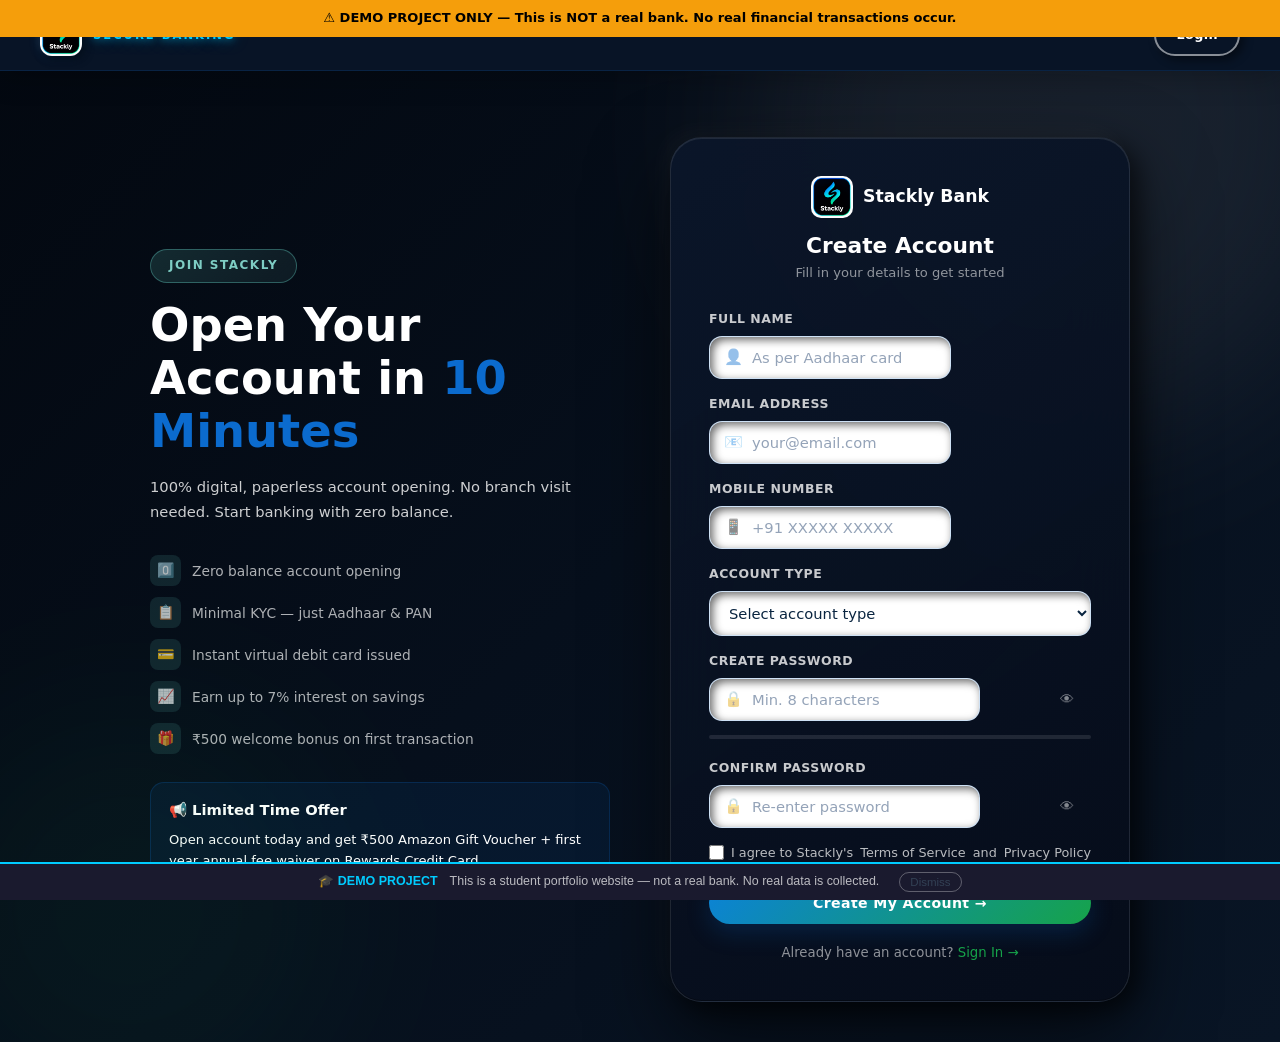
<file: signup.html>
﻿<!DOCTYPE html>
<html lang="en" data-theme="dark">
<head>
<meta charset="UTF-8">
<meta http-equiv="X-UA-Compatible" content="IE=edge">
<meta http-equiv="X-Content-Type-Options" content="nosniff">
<meta name="referrer" content="strict-origin-when-cross-origin">
<meta name="robots" content="noindex, nofollow">
<meta name="viewport" content="width=device-width, initial-scale=1.0">
<meta name="description" content="Open a Stackly Bank account — Digital, Fast and Secure">
<title>Open Account — Stackly Bank</title>
<link rel="stylesheet" href="css/styles.css">
</head>
<body>
<div id="demo-banner" style="background:#f59e0b;color:#000;text-align:center;padding:8px 16px;font-size:13px;font-weight:700;position:sticky;top:0;z-index:99999;">&#9888; DEMO PROJECT ONLY &mdash; This is NOT a real bank. No real financial transactions occur.</div>

<nav class="navbar" id="navbar">
  <div class="container">
    <div class="navbar-inner">
      <a href="index.html" class="nav-logo">
        <img class="nav-logo-icon" src="images/stackly-bank-logo.webp" alt="Stackly">
        <div class="nav-logo-text">
          <span class="nav-logo-name">Stackly</span>
          <span class="nav-logo-tagline">Secure Banking</span>
        </div>
      </a>
      <div class="nav-actions">

        <a href="login.html" class="btn btn-outline btn-sm">Login</a>
      </div>
    </div>
  </div>
</nav>

<div class="auth-page" style="align-items:flex-start;padding-top:100px;padding-bottom:40px">
  <div class="auth-bg-shapes">
    <div class="hero-shape hero-shape-1" style="opacity:.07"></div>
    <div class="hero-shape hero-shape-2" style="opacity:.05"></div>
  </div>
  <div class="container">
    <div class="auth-grid">
      <!-- Left Info -->
      <div class="auth-info">
        <span class="section-tag">Join Stackly</span>
        <h1 class="auth-info-title">Open Your Account in <span class="text-gold">10 Minutes</span></h1>
        <p class="auth-info-subtitle">100% digital, paperless account opening. No branch visit needed. Start banking with zero balance.</p>
        <div class="auth-features" style="margin-bottom:28px">
          <div class="auth-feature"><div class="auth-feature-icon">0️⃣</div>Zero balance account opening</div>
          <div class="auth-feature"><div class="auth-feature-icon">📋</div>Minimal KYC — just Aadhaar & PAN</div>
          <div class="auth-feature"><div class="auth-feature-icon">💳</div>Instant virtual debit card issued</div>
          <div class="auth-feature"><div class="auth-feature-icon">📈</div>Earn up to 7% interest on savings</div>
          <div class="auth-feature"><div class="auth-feature-icon">🎁</div>₹500 welcome bonus on first transaction</div>
        </div>
        <div style="background:rgba(11,107,206,.09);border:1px solid rgba(11,107,206,.22);border-radius:var(--r-md);padding:18px">
          <h4 style="font-size:.92rem;margin-bottom:10px;color:var(--gold-light)">📢 Limited Time Offer</h4>
          <p style="font-size:.82rem;color:rgba(255,255,255,.62);line-height:1.6">Open account today and get ₹500 Amazon Gift Voucher + first year annual fee waiver on Rewards Credit Card.</p>
        </div>
      </div>

      <!-- Signup Card -->
      <div class="auth-card">
        <div class="auth-card-header">
          <div class="auth-card-logo">
            <img class="auth-card-logo-icon" src="images/stackly-bank-logo.webp" alt="Stackly">
            <span class="auth-card-logo-name">Stackly Bank</span>
          </div>
          <h2 class="auth-card-title">Create Account</h2>
          <p class="auth-card-subtitle">Fill in your details to get started</p>
        </div>

        <form class="auth-form" id="signup-form">
          <div class="form-group">
            <label class="form-label" for="full-name">Full Name</label>
            <div class="input-group">
              <span class="input-icon">👤</span>
              <input class="form-control" type="text" id="full-name" placeholder="As per Aadhaar card" required>
            </div>
          </div>
          <div class="form-group">
            <label class="form-label" for="email">Email Address</label>
            <div class="input-group">
              <span class="input-icon">📧</span>
              <input class="form-control" type="email" id="email" placeholder="your@email.com" required>
            </div>
          </div>
          <div class="form-group">
            <label class="form-label" for="mobile">Mobile Number</label>
            <div class="input-group">
              <span class="input-icon">📱</span>
              <input class="form-control" type="tel" id="mobile" placeholder="+91 XXXXX XXXXX" required>
            </div>
          </div>
          <div class="form-group">
            <label class="form-label" for="account-type">Account Type</label>
            <select class="form-control" id="account-type" required>
              <option value="" disabled selected>Select account type</option>
              <option value="savings-digital">Digital Savings Account (Zero Balance)</option>
              <option value="savings-classic">Classic Savings Account</option>
              <option value="current">Current Account</option>
              <option value="salary">Salary Account</option>
              <option value="business">Business Account</option>
              <option value="student">Student Account</option>
            </select>
          </div>
          <div class="form-group">
            <label class="form-label" for="password">Create Password</label>
            <div class="input-group" style="position:relative">
              <span class="input-icon">🔒</span>
              <input class="form-control" type="password" id="password" placeholder="Min. 8 characters" required style="padding-right:44px">
              <button type="button" class="password-toggle">👁</button>
            </div>
            <div class="password-strength">
              <div class="strength-bar"><div class="strength-fill"></div></div>
              <span class="strength-text"></span>
            </div>
          </div>
          <div class="form-group">
            <label class="form-label" for="confirm-password">Confirm Password</label>
            <div class="input-group" style="position:relative">
              <span class="input-icon">🔒</span>
              <input class="form-control" type="password" id="confirm-password" placeholder="Re-enter password" required style="padding-right:44px">
              <button type="button" class="password-toggle">👁</button>
            </div>
          </div>
          <label class="checkbox-label" style="font-size:.8rem">
            <input type="checkbox" required>
            I agree to Stackly's <a href="#" style="color:var(--gold-light)">Terms of Service</a> and <a href="#" style="color:var(--gold-light)">Privacy Policy</a>
          </label>
          <button type="submit" class="btn btn-primary w-full" style="justify-content:center;margin-top:4px">
            Create My Account →
          </button>
        </form>

        <div class="auth-footer-note">
          Already have an account? <a href="login.html">Sign In →</a>
        </div>
      </div>
    </div>
  </div>
</div>

<script src="js/main.js"></script>
<div style="position:fixed;bottom:0;left:0;right:0;z-index:99999;background:#1a1a2e;border-top:2px solid #00CCFF;padding:8px 20px;display:flex;align-items:center;justify-content:center;gap:12px;font-size:.78rem;font-family:sans-serif"><span style="color:#00CCFF;font-weight:700">🎓 DEMO PROJECT</span><span style="color:rgba(255,255,255,.7)">This is a student portfolio website — not a real bank. No real data is collected.</span><button onclick="this.parentElement.style.display='none'" style="background:none;border:1px solid rgba(255,255,255,.3);color:rgba(255,255,255,.6);padding:3px 10px;border-radius:50px;cursor:pointer;font-size:.72rem;margin-left:8px">Dismiss</button></div>
</body>
</html>
</file>
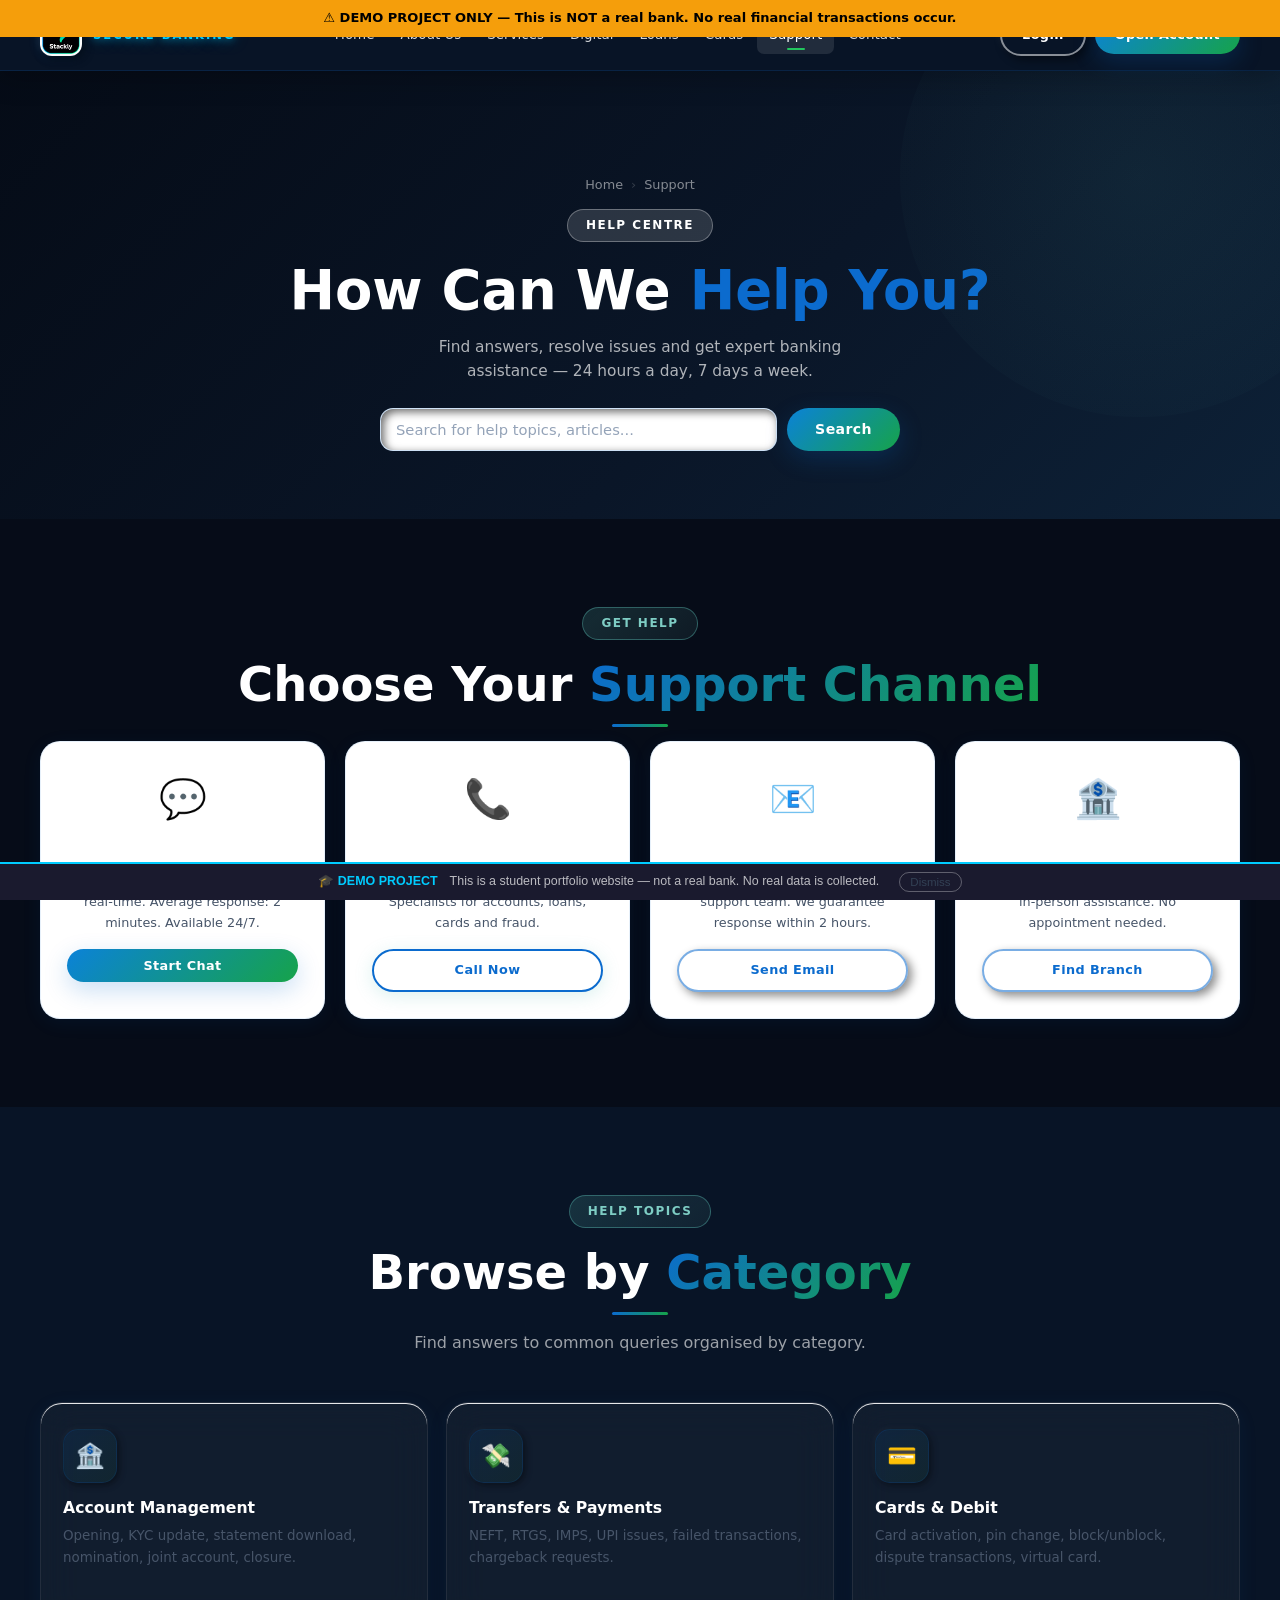
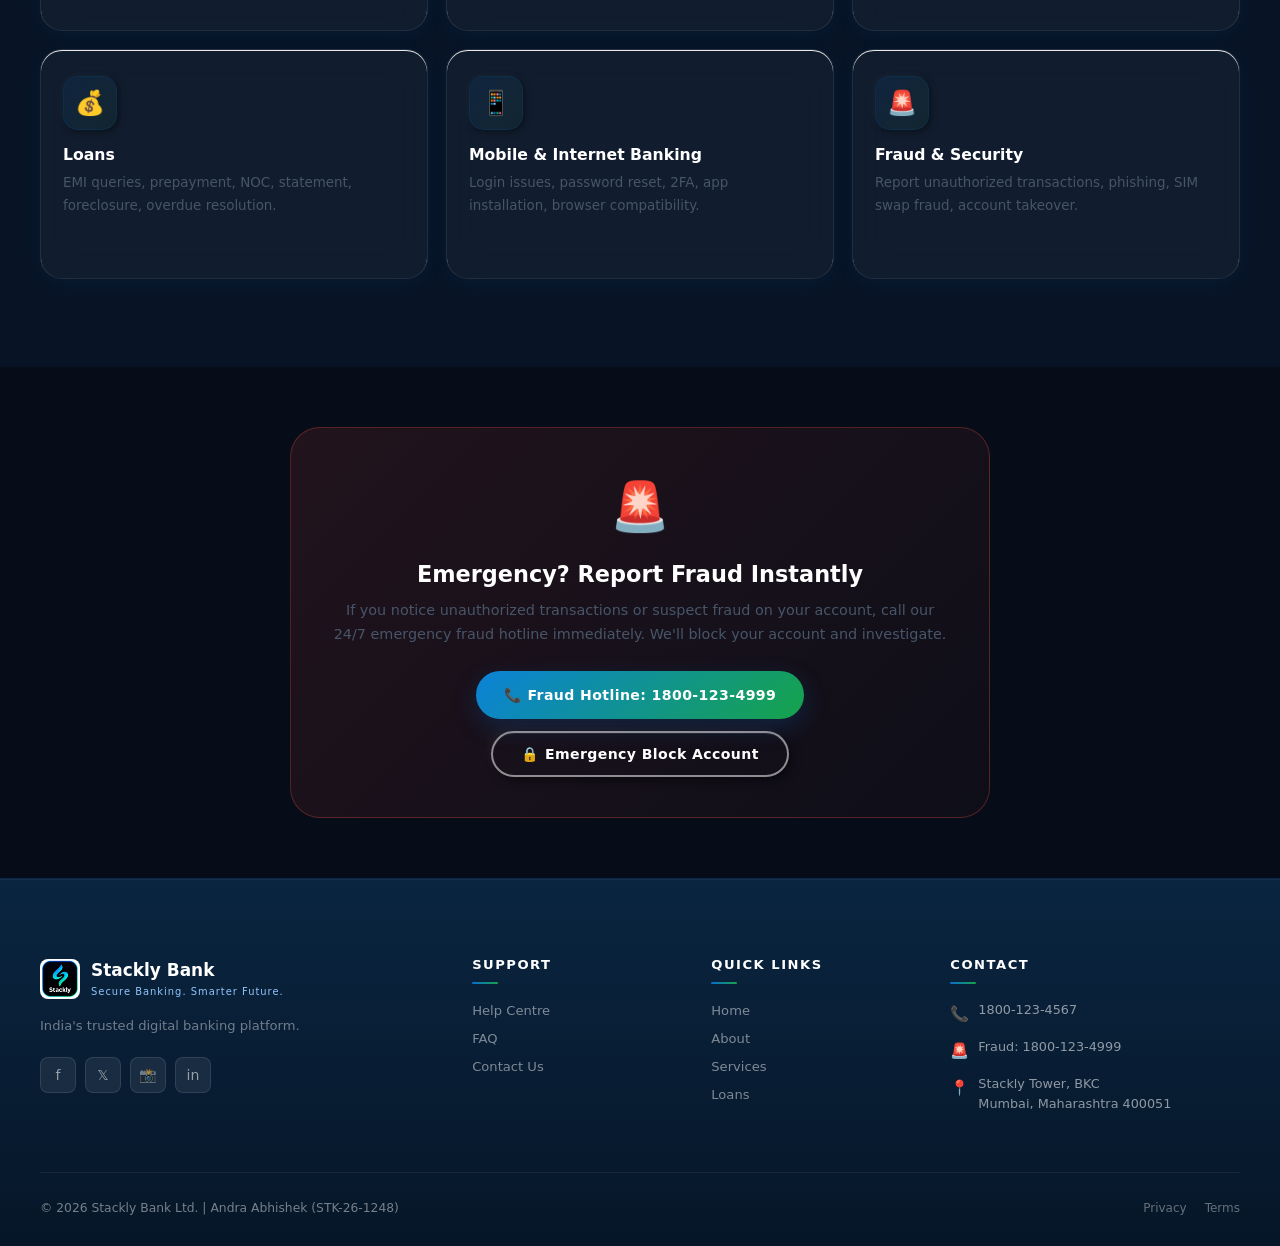
<file: support.html>
﻿<!DOCTYPE html>
<html lang="en" data-theme="dark">
<head>
<meta charset="UTF-8">
<meta http-equiv="X-UA-Compatible" content="IE=edge">
<meta http-equiv="X-Content-Type-Options" content="nosniff">
<meta name="referrer" content="strict-origin-when-cross-origin">
<meta name="robots" content="noindex, nofollow">
<meta name="viewport" content="width=device-width, initial-scale=1.0">
<meta name="description" content="Stackly Bank Support — Help Centre, Chat, Phone and Email Support">
<title>Support — Stackly Bank</title>
<link rel="stylesheet" href="css/styles.css">
</head>
<body>
<div id="demo-banner" style="background:#f59e0b;color:#000;text-align:center;padding:8px 16px;font-size:13px;font-weight:700;position:sticky;top:0;z-index:99999;">&#9888; DEMO PROJECT ONLY &mdash; This is NOT a real bank. No real financial transactions occur.</div>

<nav class="navbar" id="navbar">
  <div class="container">
    <div class="navbar-inner">
      <a href="index.html" class="nav-logo"><img class="nav-logo-icon" src="images/stackly-bank-logo.webp" alt="Stackly"><div class="nav-logo-text"><span class="nav-logo-name">Stackly</span><span class="nav-logo-tagline">Secure Banking</span></div></a>
      <div class="nav-links">
        <a href="index.html">Home</a><a href="about.html">About Us</a><a href="services.html">Services</a>
        <a href="digital-banking.html">Digital</a><a href="loans.html">Loans</a>
        <a href="credit-cards.html">Cards</a><a href="support.html" class="active">Support</a><a href="contact.html">Contact</a>
      </div>
      <div class="nav-actions">

        <a href="login.html" class="btn btn-outline btn-sm">Login</a>
        <a href="signup.html" class="btn btn-primary btn-sm">Open Account</a>
        <button class="hamburger"><span></span><span></span><span></span></button>
      </div>
    </div>
  </div>
</nav>
<div class="mobile-menu">
  <div class="mobile-nav-links">
    <a href="index.html">🏠 Home</a><a href="about.html">🏛️ About Us</a><a href="services.html">💼 Services</a>
    <a href="digital-banking.html">📱 Digital</a><a href="loans.html">💰 Loans</a>
    <a href="credit-cards.html">💳 Cards</a><a href="support.html">🎧 Support</a><a href="contact.html">📞 Contact</a>
  </div>
  <div class="mobile-actions"><a href="login.html" class="btn btn-outline w-full">Login</a><a href="signup.html" class="btn btn-primary w-full">Open Account</a></div>
</div>
<div class="menu-overlay"></div>

<div class="page-header">
  <div class="container">
    <div class="breadcrumb"><a href="index.html">Home</a><span class="breadcrumb-sep">›</span><span>Support</span></div>
    <span class="section-tag">Help Centre</span>
    <h1 class="page-header-title">How Can We <span class="text-gold">Help You?</span></h1>
    <p class="page-header-subtitle">Find answers, resolve issues and get expert banking assistance — 24 hours a day, 7 days a week.</p>
    <div style="max-width:520px;margin:24px auto 0;display:flex;gap:10px">
      <input class="form-control" type="text" placeholder="Search for help topics, articles..." style="flex:1">
      <button class="btn btn-primary" onclick="showToast('Searching help articles...','info')">Search</button>
    </div>
  </div>
</div>

<!-- Support Channels -->
<section style="background:#060c18">
  <div class="container">
    <div class="text-center reveal">
      <span class="section-tag">Get Help</span>
      <h2 class="section-title">Choose Your <span>Support Channel</span></h2>
    </div>
    <div style="display:grid;grid-template-columns:repeat(4,1fr);gap:20px">
      <div class="value-card reveal" onclick="showToast('Connecting to chat agent...','info')" style="cursor:pointer">
        <span class="value-icon">💬</span>
        <h3 class="value-title">Live Chat</h3>
        <p class="value-desc">Chat with our support agents in real-time. Average response: 2 minutes. Available 24/7.</p>
        <button class="btn btn-primary btn-sm" style="margin-top:16px;width:100%;justify-content:center">Start Chat</button>
      </div>
      <div class="value-card reveal reveal-d1">
        <span class="value-icon">📞</span>
        <h3 class="value-title">Phone Support</h3>
        <p class="value-desc">Call our toll-free number. Specialists for accounts, loans, cards and fraud.</p>
        <a href="tel:18001234567" class="btn btn-outline-gold btn-sm" style="margin-top:16px;width:100%;justify-content:center">Call Now</a>
      </div>
      <div class="value-card reveal reveal-d2">
        <span class="value-icon">📧</span>
        <h3 class="value-title">Email Support</h3>
        <p class="value-desc">Send detailed queries to our support team. We guarantee response within 2 hours.</p>
        <a href="contact.html" class="btn btn-outline btn-sm" style="margin-top:16px;width:100%;justify-content:center">Send Email</a>
      </div>
      <div class="value-card reveal reveal-d3">
        <span class="value-icon">🏦</span>
        <h3 class="value-title">Visit Branch</h3>
        <p class="value-desc">Visit any of our 250+ branches for in-person assistance. No appointment needed.</p>
        <a href="contact.html" class="btn btn-outline btn-sm" style="margin-top:16px;width:100%;justify-content:center">Find Branch</a>
      </div>
    </div>
  </div>
</section>

<!-- Support Categories -->
<section style="background:var(--navy)">
  <div class="container">
    <div class="text-center reveal">
      <span class="section-tag">Help Topics</span>
      <h2 class="section-title">Browse by <span>Category</span></h2>
      <p class="section-subtitle">Find answers to common queries organised by category.</p>
    </div>
    <div style="display:grid;grid-template-columns:repeat(3,1fr);gap:18px">
      <div class="service-card reveal" onclick="window.location.href='faq.html'">
        <div class="service-icon-wrap">🏦</div><h3 class="service-name">Account Management</h3>
        <p class="service-desc">Opening, KYC update, statement download, nomination, joint account, closure.</p>
        <a href="faq.html" class="service-link">View Articles →</a>
      </div>
      <div class="service-card reveal reveal-d1" onclick="window.location.href='faq.html'">
        <div class="service-icon-wrap">💸</div><h3 class="service-name">Transfers & Payments</h3>
        <p class="service-desc">NEFT, RTGS, IMPS, UPI issues, failed transactions, chargeback requests.</p>
        <a href="faq.html" class="service-link">View Articles →</a>
      </div>
      <div class="service-card reveal reveal-d2" onclick="window.location.href='faq.html'">
        <div class="service-icon-wrap">💳</div><h3 class="service-name">Cards & Debit</h3>
        <p class="service-desc">Card activation, pin change, block/unblock, dispute transactions, virtual card.</p>
        <a href="faq.html" class="service-link">View Articles →</a>
      </div>
      <div class="service-card reveal" onclick="window.location.href='faq.html'">
        <div class="service-icon-wrap">💰</div><h3 class="service-name">Loans</h3>
        <p class="service-desc">EMI queries, prepayment, NOC, statement, foreclosure, overdue resolution.</p>
        <a href="faq.html" class="service-link">View Articles →</a>
      </div>
      <div class="service-card reveal reveal-d1" onclick="window.location.href='faq.html'">
        <div class="service-icon-wrap">📱</div><h3 class="service-name">Mobile & Internet Banking</h3>
        <p class="service-desc">Login issues, password reset, 2FA, app installation, browser compatibility.</p>
        <a href="faq.html" class="service-link">View Articles →</a>
      </div>
      <div class="service-card reveal reveal-d2" onclick="window.location.href='faq.html'">
        <div class="service-icon-wrap">🚨</div><h3 class="service-name">Fraud & Security</h3>
        <p class="service-desc">Report unauthorized transactions, phishing, SIM swap fraud, account takeover.</p>
        <a href="faq.html" class="service-link">View Articles →</a>
      </div>
    </div>
  </div>
</section>

<!-- Emergency Support -->
<section style="background:#060c18;padding:60px 0">
  <div class="container">
    <div style="background:linear-gradient(135deg,rgba(231,76,60,.12),rgba(231,76,60,.04));border:1px solid rgba(231,76,60,.3);border-radius:var(--r-xl);padding:40px;text-align:center;max-width:700px;margin:0 auto" class="reveal">
      <div style="font-size:3rem;margin-bottom:16px">🚨</div>
      <h3 style="font-size:1.4rem;font-weight:800;margin-bottom:10px">Emergency? Report Fraud Instantly</h3>
      <p style="color:#334155);font-size:.9rem;line-height:1.7;margin-bottom:24px">If you notice unauthorized transactions or suspect fraud on your account, call our 24/7 emergency fraud hotline immediately. We'll block your account and investigate.</p>
      <div style="display:flex;gap:12px;justify-content:center;flex-wrap:wrap">
        <a href="tel:18001234999" class="btn btn-primary">📞 Fraud Hotline: 1800-123-4999</a>
        <button class="btn btn-outline" onclick="showToast('Account blocked for security','success')">🔒 Emergency Block Account</button>
      </div>
    </div>
  </div>
</section>

<footer class="footer">
  <div class="container">
    <div class="footer-grid">
      <div class="footer-brand"><a href="index.html" class="footer-logo-wrap"><img class="footer-logo-icon" src="images/stackly-bank-logo.webp" alt="Stackly"><div><div class="footer-logo-name">Stackly Bank</div><div class="footer-tagline-text">Secure Banking. Smarter Future.</div></div></a><p class="footer-desc">India's trusted digital banking platform.</p><div class="footer-social"><a class="social-icon" href="404.html">f</a><a class="social-icon" href="404.html">𝕏</a><a class="social-icon" href="404.html">📸</a><a class="social-icon" href="404.html">in</a></div></div>
      <div class="footer-col"><h4>Support</h4><div class="footer-links"><a href="support.html">Help Centre</a><a href="faq.html">FAQ</a><a href="contact.html">Contact Us</a></div></div>
      <div class="footer-col"><h4>Quick Links</h4><div class="footer-links"><a href="index.html">Home</a><a href="about.html">About</a><a href="services.html">Services</a><a href="loans.html">Loans</a></div></div>
      <div class="footer-col"><h4>Contact</h4><div class="footer-contact-item"><span class="footer-contact-icon">📞</span><div class="footer-contact-text">1800-123-4567</div></div><div class="footer-contact-item"><span class="footer-contact-icon">🚨</span><div class="footer-contact-text">Fraud: 1800-123-4999</div></div><div class="footer-contact-item"><span class="footer-contact-icon">📍</span><div class="footer-contact-text"><a href="https://maps.google.com/?q=Stackly+Tower,+BKC,+Mumbai,+Maharashtra+400051" target="_blank" rel="noopener noreferrer" style="color:inherit;text-decoration:none">Stackly Tower, BKC<br>Mumbai, Maharashtra 400051</a></div></div></div>
    </div>
    <div class="footer-bottom"><div class="footer-copy">© 2026 Stackly Bank Ltd. | Andra Abhishek (STK-26-1248)</div><div class="footer-legal"><a href="#">Privacy</a><a href="#">Terms</a></div></div>
  </div>
</footer>

<button class="back-to-top">↑</button>
<script src="js/main.js"></script>
<div style="position:fixed;bottom:0;left:0;right:0;z-index:99999;background:#1a1a2e;border-top:2px solid #00CCFF;padding:8px 20px;display:flex;align-items:center;justify-content:center;gap:12px;font-size:.78rem;font-family:sans-serif"><span style="color:#00CCFF;font-weight:700">🎓 DEMO PROJECT</span><span style="color:rgba(255,255,255,.7)">This is a student portfolio website — not a real bank. No real data is collected.</span><button onclick="this.parentElement.style.display='none'" style="background:none;border:1px solid rgba(255,255,255,.3);color:rgba(255,255,255,.6);padding:3px 10px;border-radius:50px;cursor:pointer;font-size:.72rem;margin-left:8px">Dismiss</button></div>
</body>
</html>
</file>
<file: css/styles.css>
﻿/* ============================================================
   Stackly Bank — Main Stylesheet
   Prepared by: Andra Abhishek | ID: STK-26-1248
   ============================================================ */

:root {
  --navy:        #0a1628;
  --navy-mid:    #0d2137;
  --navy-light:  #1a3a5c;
  --teal:        #5BBFB5;
  --teal-light:  #7ECDC4;
  --teal-pale:   #C0EBE8;
  --white:       #ffffff;
  --off-white:   #f8f9fa;
  --gray:        #6c757d;
  --blue:        #00a8e8;
  --success:     #2ecc71;
  --danger:      #e74c3c;
  --warning:     #f39c12;

  --shadow-sm: 0 2px 8px rgba(0,0,0,.12);
  --shadow-md: 0 4px 20px rgba(0,0,0,.18);
  --shadow-lg: 0 8px 40px rgba(0,0,0,.25);
  --shadow-teal: 0 4px 24px rgba(91,191,181,.35);

  --r-sm: 8px;
  --r-md: 14px;
  --r-lg: 20px;
  --r-xl: 30px;

  --tr: all .3s ease;
  --tr-slow: all .55s ease;

  --font: 'Inter','Segoe UI',system-ui,sans-serif;
}

/* ---- reset ---- */
*,*::before,*::after{margin:0;padding:0;box-sizing:border-box}
html{scroll-behavior:smooth;font-size:16px}
body{font-family:var(--font);background:var(--navy);color:var(--white);overflow-x:hidden;line-height:1.6}
a{text-decoration:none;color:inherit;transition:var(--tr)}
img{max-width:100%;height:auto;display:block}
ul{list-style:none}
button{cursor:pointer;border:none;outline:none;font-family:inherit}
input,textarea,select{font-family:inherit;outline:none}

/* ---- typography ---- */
h1,h2,h3,h4,h5,h6{font-weight:700;line-height:1.2}

.section-tag{
  display:inline-block;
  background:linear-gradient(135deg,rgba(91,191,181,.18),rgba(126,205,196,.08));
  border:1px solid rgba(91,191,181,.4);
  color:var(--teal-light);
  padding:6px 18px;border-radius:50px;
  font-size:.75rem;font-weight:700;letter-spacing:1.5px;text-transform:uppercase;
  margin-bottom:1rem
}
.section-title{
  font-size:clamp(1.9rem,4vw,3rem);font-weight:900;color:var(--white);margin-bottom:.9rem
}
.section-title span{
  background:linear-gradient(135deg,var(--teal),var(--teal-light));
  -webkit-background-clip:text;-webkit-text-fill-color:transparent;background-clip:text
}
.section-subtitle{
  font-size:1rem;color:rgba(255,255,255,.6);max-width:560px;
  margin:0 auto 2.8rem;line-height:1.75
}
.text-center{text-align:center}
.text-gold{color:var(--teal-light)}

/* ---- layout ---- */
.container{width:100%;max-width:1240px;margin:0 auto;padding:0 20px}
section{padding:88px 0;position:relative}

/* ---- buttons ---- */
.btn{
  display:inline-flex;align-items:center;gap:8px;
  padding:13px 28px;border-radius:50px;
  font-size:.88rem;font-weight:600;letter-spacing:.4px;
  transition:var(--tr);white-space:nowrap
}
.btn-primary{
  background:linear-gradient(135deg,var(--teal),var(--teal-light));
  color:var(--navy);box-shadow:0 4px 16px rgba(91,191,181,.35)
}
.btn-primary:hover{transform:translateY(-2px);box-shadow:0 8px 28px rgba(91,191,181,.5)}
.btn-outline{background:transparent;border:2px solid rgba(255,255,255,.4);color:var(--white)}
.btn-outline:hover{background:rgba(255,255,255,.1);border-color:var(--white)}
.btn-outline-gold{background:transparent;border:2px solid var(--teal);color:var(--teal-light)}
.btn-outline-gold:hover{background:var(--teal);color:var(--navy)}
.btn-white{background:var(--white);color:var(--navy)}
.btn-white:hover{background:var(--off-white);transform:translateY(-2px)}
.btn-sm{padding:9px 20px;font-size:.8rem}
.btn-lg{padding:16px 36px;font-size:1rem}
.w-full{width:100%}

/* ---- glassmorphism card ---- */
.glass-card{
  background:rgba(255,255,255,.05);
  backdrop-filter:blur(20px);-webkit-backdrop-filter:blur(20px);
  border:1px solid rgba(255,255,255,.1);border-radius:var(--r-lg);padding:32px;transition:var(--tr)
}
.glass-card:hover{
  background:rgba(255,255,255,.08);border-color:rgba(91,191,181,.3);
  transform:translateY(-5px);box-shadow:0 20px 50px rgba(0,0,0,.3)
}

/* ============================================================
   NAVBAR
   ============================================================ */
.navbar{
  position:fixed;top:0;left:0;width:100%;z-index:9999;
  padding:14px 0;transition:var(--tr-slow)
}
.navbar.scrolled{
  background:rgba(8,18,34,.96);
  backdrop-filter:blur(20px);-webkit-backdrop-filter:blur(20px);
  padding:9px 0;
  box-shadow:0 4px 30px rgba(0,0,0,.35);
  border-bottom:1px solid rgba(91,191,181,.18)
}
.navbar-inner{display:flex;align-items:center;justify-content:space-between;gap:16px}
.nav-logo{display:flex;align-items:center;gap:11px;flex-shrink:0}
.nav-logo-icon{
  width:42px;height:42px;
  border-radius:8px;object-fit:contain;display:block;flex-shrink:0;
  filter:none
}
.nav-logo-text{display:flex;flex-direction:column;justify-content:center}
.nav-logo-name{display:none}
.nav-logo-tagline{
  font-size:.72rem;font-weight:700;letter-spacing:2px;text-transform:uppercase;
  color:#00CCFF;
  text-shadow:0 0 8px rgba(0,204,255,.7),0 0 16px rgba(0,204,255,.4)
}
.nav-links{display:flex;align-items:center;gap:2px}
.nav-links a{
  padding:8px 12px;font-size:.84rem;font-weight:500;
  color:rgba(255,255,255,.78);border-radius:7px;transition:var(--tr);position:relative
}
.nav-links a:hover,.nav-links a.active{color:var(--white);background:rgba(255,255,255,.08)}
.nav-links a.active::after{
  content:'';position:absolute;bottom:4px;left:50%;transform:translateX(-50%);
  width:18px;height:2px;background:var(--teal);border-radius:2px
}
.nav-actions{display:flex;align-items:center;gap:9px;flex-shrink:0}
.nav-theme-btn{
  width:36px;height:36px;background:rgba(255,255,255,.07);
  border:1px solid rgba(255,255,255,.14);border-radius:50%;
  color:var(--white);font-size:.95rem;
  display:flex;align-items:center;justify-content:center;cursor:pointer;transition:var(--tr)
}
.nav-theme-btn:hover{background:rgba(91,191,181,.2);border-color:var(--teal);color:var(--teal-light)}
.hamburger{
  display:none;flex-direction:column;gap:5px;
  width:38px;height:38px;
  background:rgba(255,255,255,.07);border:1px solid rgba(255,255,255,.14);border-radius:8px;
  align-items:center;justify-content:center;cursor:pointer;transition:var(--tr)
}
.hamburger span{width:19px;height:2px;background:var(--white);border-radius:2px;transition:var(--tr)}
.hamburger.active span:nth-child(1){transform:translateY(7px) rotate(45deg)}
.hamburger.active span:nth-child(2){opacity:0}
.hamburger.active span:nth-child(3){transform:translateY(-7px) rotate(-45deg)}

/* mobile menu */
.mobile-menu{
  position:fixed;top:50%;left:50%;
  transform:translate(-50%,-50%) scale(0.95);
  width:min(340px,92vw);max-height:88vh;
  background:rgba(7,15,28,.98);backdrop-filter:blur(30px);
  z-index:9998;padding:72px 28px 30px;transition:var(--tr-slow);
  border:1px solid rgba(91,191,181,.18);border-radius:20px;
  overflow-y:auto;opacity:0;pointer-events:none
}
.mobile-menu.open{transform:translate(-50%,-50%) scale(1);opacity:1;pointer-events:auto}
.mobile-nav-links{display:flex;flex-direction:column;gap:3px}
.mobile-nav-links a{
  padding:12px 16px;color:rgba(255,255,255,.78);font-size:.95rem;
  border-radius:8px;display:block;transition:var(--tr)
}
.mobile-nav-links a:hover{color:var(--white);background:rgba(255,255,255,.07);padding-left:22px}
.mobile-actions{margin-top:22px;display:flex;flex-direction:column;gap:10px}
.menu-overlay{
  position:fixed;inset:0;background:rgba(0,0,0,.65);z-index:9997;
  opacity:0;visibility:hidden;transition:var(--tr)
}
.menu-overlay.active{opacity:1;visibility:visible}

/* ============================================================
   TICKER
   ============================================================ */
.ticker-bar{
  background:linear-gradient(90deg,#0d1f36,#0a1628);
  border-bottom:1px solid rgba(91,191,181,.18);
  padding:7px 0;overflow:hidden;position:relative;margin-top:70px
}
.ticker-label{
  background:linear-gradient(135deg,var(--teal),var(--teal-light));
  color:var(--navy);padding:2px 14px;font-size:.68rem;font-weight:700;
  letter-spacing:1px;text-transform:uppercase;border-radius:4px;
  white-space:nowrap;position:absolute;left:0;top:50%;transform:translateY(-50%);z-index:2
}
.ticker-track{display:flex;animation:tickerScroll 38s linear infinite;padding-left:130px}
.ticker-item{
  white-space:nowrap;padding:0 36px;font-size:.77rem;
  color:rgba(255,255,255,.7);display:flex;align-items:center;gap:8px
}
.ticker-item::before{content:'◆';color:var(--teal);font-size:.45rem}
.ticker-item .up{color:var(--success)}
.ticker-item .down{color:var(--danger)}
@keyframes tickerScroll{0%{transform:translateX(0)}100%{transform:translateX(-50%)}}

/* ============================================================
   HERO
   ============================================================ */
.hero{
  min-height:100vh;
  background:linear-gradient(135deg,#050c18 0%,#0a1628 45%,#0d2137 75%,#081422 100%);
  position:relative;display:flex;flex-direction:column;overflow:hidden;padding-top:0
}
.hero-bg-shapes{position:absolute;inset:0;overflow:hidden;pointer-events:none}
.hero-shape{position:absolute;border-radius:50%;filter:blur(90px)}
.hero-shape-1{width:620px;height:620px;background:var(--teal);opacity:.1;top:-220px;right:-80px}
.hero-shape-2{width:420px;height:420px;background:var(--blue);opacity:.08;bottom:-80px;left:-80px}
.hero-shape-3{width:280px;height:280px;background:var(--teal-light);opacity:.06;top:50%;left:42%}

.hero-content-wrapper{
  flex:1;display:flex;align-items:center;
  padding:130px 0 80px;position:relative;z-index:2
}
.hero-inner{
  display:grid;grid-template-columns:1fr 1fr;
  gap:60px;align-items:center;width:100%
}
.hero-badge{
  display:inline-flex;align-items:center;gap:8px;
  background:rgba(91,191,181,.13);border:1px solid rgba(91,191,181,.38);
  padding:8px 18px;border-radius:50px;
  font-size:.73rem;font-weight:700;color:var(--teal-light);letter-spacing:1px;text-transform:uppercase;
  margin-bottom:1.4rem
}
.hero-badge-dot{
  width:7px;height:7px;background:var(--teal);border-radius:50%;
  animation:blink 2s infinite
}
@keyframes blink{0%,100%{opacity:1}50%{opacity:.3}}

.hero-title{
  font-size:clamp(2.4rem,5vw,4rem);font-weight:900;
  line-height:1.1;margin-bottom:1.4rem;color:var(--white)
}
.hero-title .gold-text{
  background:linear-gradient(135deg,var(--teal),var(--teal-light));
  -webkit-background-clip:text;-webkit-text-fill-color:transparent;background-clip:text
}
.hero-subtitle{
  font-size:1.05rem;color:rgba(255,255,255,.62);
  margin-bottom:2.4rem;line-height:1.8;max-width:480px
}
.hero-actions{display:flex;gap:12px;flex-wrap:wrap;margin-bottom:2.8rem}
.hero-stats{display:flex;gap:28px;flex-wrap:wrap}
.hero-stat{display:flex;flex-direction:column}
.hero-stat-num{font-size:1.5rem;font-weight:800;color:var(--white);line-height:1}
.hero-stat-label{font-size:.7rem;color:rgba(255,255,255,.45);text-transform:uppercase;letter-spacing:.5px;margin-top:4px}

.carousel-indicators{display:flex;gap:8px;margin-bottom:1.8rem}
.carousel-dot{
  width:8px;height:8px;background:rgba(255,255,255,.28);
  border-radius:50%;cursor:pointer;transition:var(--tr)
}
.carousel-dot.active{width:26px;border-radius:4px;background:var(--teal)}

/* hero dashboard */
.hero-visual{position:relative}
.dashboard-preview{
  background:rgba(255,255,255,.05);backdrop-filter:blur(20px);
  border:1px solid rgba(255,255,255,.11);border-radius:20px;
  padding:22px;position:relative;box-shadow:0 30px 80px rgba(0,0,0,.45)
}
.dashboard-preview::before{
  content:'';position:absolute;inset:-1px;
  background:linear-gradient(135deg,rgba(91,191,181,.2),transparent,rgba(0,168,232,.18));
  border-radius:21px;z-index:-1
}
.dp-header{display:flex;justify-content:space-between;align-items:center;margin-bottom:18px}
.dp-title{font-size:.76rem;font-weight:600;color:rgba(255,255,255,.55);text-transform:uppercase;letter-spacing:1px}
.dp-status{display:flex;align-items:center;gap:5px;font-size:.72rem;color:var(--success)}
.dp-status-dot{width:7px;height:7px;background:var(--success);border-radius:50%;animation:blink 2s infinite}
.dp-balance{margin-bottom:18px}
.dp-balance-label{font-size:.7rem;color:rgba(255,255,255,.45);margin-bottom:5px}
.dp-balance-amount{font-size:2.3rem;font-weight:900;color:var(--white);line-height:1}
.dp-balance-change{font-size:.76rem;color:var(--success);margin-top:5px;display:flex;align-items:center;gap:4px}
.dp-cards-row{display:grid;grid-template-columns:1fr 1fr;gap:10px;margin-bottom:18px}
.dp-mini-card{background:rgba(255,255,255,.05);border:1px solid rgba(255,255,255,.08);border-radius:11px;padding:11px}
.dp-mini-card-label{font-size:.65rem;color:rgba(255,255,255,.45);margin-bottom:5px}
.dp-mini-card-val{font-size:.95rem;font-weight:700;color:var(--white)}
.dp-chart{
  background:rgba(255,255,255,.03);border-radius:9px;padding:12px;
  height:75px;display:flex;align-items:flex-end;gap:4px
}
.dp-bar{
  flex:1;background:linear-gradient(to top,var(--teal),rgba(91,191,181,.3));
  border-radius:3px 3px 0 0;animation:barGrow .8s ease forwards
}
@keyframes barGrow{from{transform:scaleY(0);transform-origin:bottom}to{transform:scaleY(1)}}
.dp-transactions{margin-top:14px}
.dp-trans-title{font-size:.67rem;color:rgba(255,255,255,.45);text-transform:uppercase;letter-spacing:1px;margin-bottom:9px}
.dp-trans-item{display:flex;justify-content:space-between;align-items:center;padding:7px 0;border-bottom:1px solid rgba(255,255,255,.05)}
.dp-trans-name{font-size:.77rem;color:rgba(255,255,255,.7)}
.dp-trans-amount{font-size:.77rem;font-weight:600}
.dp-trans-amount.credit{color:var(--success)}
.dp-trans-amount.debit{color:var(--danger)}

.hero-slide{display:none}
.hero-slide.active{display:block;animation:slideIn .5s ease}
@keyframes slideIn{from{opacity:0;transform:translateY(18px)}to{opacity:1;transform:translateY(0)}}

/* ============================================================
   STATS
   ============================================================ */
.stats-section{
  padding:58px 0;
  background:linear-gradient(135deg,rgba(91,191,181,.07),rgba(0,168,232,.04));
  border-top:1px solid rgba(255,255,255,.06);border-bottom:1px solid rgba(255,255,255,.06)
}
.stats-grid{display:grid;grid-template-columns:repeat(5,1fr);gap:20px}
.stat-item{text-align:center;padding:22px 14px;border-right:1px solid rgba(255,255,255,.07)}
.stat-item:last-child{border-right:none}
.stat-icon{font-size:1.9rem;margin-bottom:11px;display:block}
.stat-number{font-size:2.1rem;font-weight:900;color:var(--teal-light);line-height:1;margin-bottom:7px}
.stat-label{font-size:.76rem;color:rgba(255,255,255,.5);text-transform:uppercase;letter-spacing:1px}

/* ============================================================
   SERVICES
   ============================================================ */
.services-section{background:linear-gradient(180deg,var(--navy) 0%,#060c18 100%)}
.services-grid{display:grid;grid-template-columns:repeat(4,1fr);gap:18px}
.service-card{
  background:rgba(255,255,255,.04);border:1px solid rgba(255,255,255,.08);
  border-radius:var(--r-lg);padding:26px 22px;transition:var(--tr);
  cursor:pointer;position:relative;overflow:hidden
}
.service-card::before{
  content:'';position:absolute;top:0;left:0;right:0;height:3px;
  background:linear-gradient(90deg,var(--teal),var(--teal-light));
  transform:scaleX(0);transform-origin:left;transition:var(--tr)
}
.service-card:hover{
  background:rgba(255,255,255,.07);border-color:rgba(91,191,181,.3);
  transform:translateY(-6px);box-shadow:0 20px 50px rgba(0,0,0,.3)
}
.service-card:hover::before{transform:scaleX(1)}
.service-icon-wrap{
  width:54px;height:54px;
  background:linear-gradient(135deg,rgba(91,191,181,.15),rgba(91,191,181,.05));
  border:1px solid rgba(91,191,181,.2);border-radius:13px;
  display:flex;align-items:center;justify-content:center;
  font-size:1.5rem;margin-bottom:16px;transition:var(--tr)
}
.service-card:hover .service-icon-wrap{
  background:linear-gradient(135deg,var(--teal),var(--teal-light));border-color:var(--teal)
}
.service-name{font-size:.98rem;font-weight:700;color:var(--white);margin-bottom:7px}
.service-desc{font-size:.8rem;color:rgba(255,255,255,.52);line-height:1.6}
.service-link{
  display:inline-flex;align-items:center;gap:5px;font-size:.78rem;
  color:var(--teal-light);margin-top:13px;font-weight:600;
  opacity:0;transform:translateX(-8px);transition:var(--tr)
}
.service-card:hover .service-link{opacity:1;transform:translateX(0)}

/* ============================================================
   LOANS
   ============================================================ */
.loans-section{background:#060c18}
.loans-grid{display:grid;grid-template-columns:repeat(3,1fr);gap:20px}
.loan-card{
  background:linear-gradient(135deg,rgba(255,255,255,.06),rgba(255,255,255,.02));
  border:1px solid rgba(255,255,255,.1);border-radius:var(--r-lg);
  padding:28px 24px;transition:var(--tr);position:relative;overflow:hidden
}
.loan-card::after{
  content:'';position:absolute;bottom:0;right:0;width:110px;height:110px;
  background:radial-gradient(circle,rgba(91,191,181,.1),transparent);border-radius:50%
}
.loan-card:hover{border-color:rgba(91,191,181,.4);transform:translateY(-5px);box-shadow:var(--shadow-teal)}
.loan-badge{
  display:inline-block;padding:4px 12px;
  background:rgba(91,191,181,.14);border:1px solid rgba(91,191,181,.3);
  color:var(--teal-light);font-size:.68rem;font-weight:700;
  border-radius:50px;text-transform:uppercase;letter-spacing:1px;margin-bottom:15px
}
.loan-rate{font-size:2.5rem;font-weight:900;color:var(--teal-light);line-height:1;margin-bottom:3px}
.loan-rate span{font-size:.95rem;font-weight:400;color:rgba(255,255,255,.48)}
.loan-name{font-size:1.12rem;font-weight:700;margin:11px 0 7px}
.loan-desc{font-size:.8rem;color:rgba(255,255,255,.48);line-height:1.6;margin-bottom:18px}
.loan-features{display:flex;flex-direction:column;gap:5px;margin-bottom:20px}
.loan-feature{display:flex;align-items:center;gap:7px;font-size:.8rem;color:rgba(255,255,255,.65)}
.loan-feature::before{content:'✓';color:var(--teal);font-weight:700;font-size:.82rem}

/* EMI Calculator */
.emi-calculator{
  background:rgba(255,255,255,.04);border:1px solid rgba(255,255,255,.1);
  border-radius:var(--r-lg);padding:34px;margin-top:48px
}
.emi-title{font-size:1.4rem;font-weight:700;margin-bottom:5px}
.emi-subtitle{font-size:.85rem;color:rgba(255,255,255,.48);margin-bottom:26px}
.emi-grid{display:grid;grid-template-columns:1fr 1fr;gap:26px;align-items:start}
.emi-inputs{display:flex;flex-direction:column;gap:18px}
.form-group{display:flex;flex-direction:column;gap:7px}
.form-label{font-size:.78rem;font-weight:600;color:rgba(255,255,255,.68);text-transform:uppercase;letter-spacing:.5px}
.form-control{
  background:rgba(255,255,255,.06);border:1px solid rgba(255,255,255,.12);
  color:var(--white);padding:12px 15px;border-radius:10px;font-size:.92rem;transition:var(--tr)
}
.form-control:focus{border-color:var(--teal);background:rgba(255,255,255,.09);box-shadow:0 0 0 3px rgba(91,191,181,.14)}
.form-control::placeholder{color:rgba(255,255,255,.28)}
input[type="range"]{
  -webkit-appearance:none;width:100%;height:4px;
  background:rgba(255,255,255,.14);border-radius:2px;outline:none;cursor:pointer
}
input[type="range"]::-webkit-slider-thumb{
  -webkit-appearance:none;width:17px;height:17px;
  background:linear-gradient(135deg,var(--teal),var(--teal-light));
  border-radius:50%;cursor:pointer;box-shadow:0 2px 8px rgba(91,191,181,.4)
}
.range-val{font-size:.82rem;color:var(--teal-light);font-weight:600;margin-top:3px}
.emi-results{
  background:linear-gradient(135deg,rgba(91,191,181,.1),rgba(91,191,181,.04));
  border:1px solid rgba(91,191,181,.2);border-radius:var(--r-md);padding:26px
}
.emi-result-item{
  display:flex;justify-content:space-between;align-items:center;
  padding:13px 0;border-bottom:1px solid rgba(255,255,255,.06)
}
.emi-result-item:last-child{border-bottom:none}
.emi-result-label{font-size:.83rem;color:rgba(255,255,255,.58)}
.emi-result-value{font-size:1.05rem;font-weight:700;color:var(--teal-light)}
.emi-monthly{font-size:2rem !important;color:var(--white) !important}

/* ============================================================
   CREDIT CARDS
   ============================================================ */
.cards-section{background:var(--navy)}
.credit-cards-grid{display:grid;grid-template-columns:repeat(4,1fr);gap:18px}
.credit-card-item{transition:var(--tr);cursor:pointer}
.credit-card-item:hover{transform:translateY(-8px) rotate(-1deg)}
.card-visual{
  height:195px;border-radius:15px;padding:20px 22px;
  position:relative;overflow:hidden;
  display:flex;flex-direction:column;justify-content:space-between
}
.card-visual-platinum{background:linear-gradient(135deg,#1a1a2e,#16213e,#0f3460)}
.card-visual-gold{background:linear-gradient(135deg,#1a6b66,#5BBFB5,#a0e0d8)}
.card-visual-rewards{background:linear-gradient(135deg,#0a1628,#00a8e8,#0077b6)}
.card-visual-business{background:linear-gradient(135deg,#1a1a2e,#2d3436,#636e72)}
.card-chip{width:38px;height:28px;background:linear-gradient(135deg,#d4af37,#fff176);border-radius:5px;opacity:.9}
.card-number{font-size:.9rem;letter-spacing:4px;color:rgba(255,255,255,.82);font-family:'Courier New',monospace}
.card-number-gold{color:rgba(26,18,4,.75)}
.card-bottom{display:flex;justify-content:space-between;align-items:flex-end}
.card-holder{font-size:.76rem;letter-spacing:1px;text-transform:uppercase;font-weight:600}
.card-network{font-size:1.1rem;font-weight:900;letter-spacing:-1px}
.card-shine{
  position:absolute;top:-50%;left:-60%;width:55%;height:200%;
  background:linear-gradient(90deg,transparent,rgba(255,255,255,.08),transparent);
  transform:skewX(-20deg);transition:.75s
}
.credit-card-item:hover .card-shine{left:120%}
.card-info{padding:14px 4px}
.card-type-name{font-size:.96rem;font-weight:700;margin-bottom:3px}
.card-tagline{font-size:.78rem;color:rgba(255,255,255,.48)}
.card-benefits{display:flex;flex-wrap:wrap;gap:5px;margin-top:9px}
.benefit-tag{
  font-size:.67rem;padding:3px 9px;
  background:rgba(91,191,181,.11);border:1px solid rgba(91,191,181,.24);
  color:var(--teal-light);border-radius:50px
}

/* ============================================================
   SECURITY
   ============================================================ */
.security-section{background:linear-gradient(135deg,#060c18,var(--navy))}
.security-grid{display:grid;grid-template-columns:1fr 1fr;gap:56px;align-items:center}
.security-features{display:flex;flex-direction:column;gap:14px}
.security-feature{
  display:flex;gap:15px;padding:18px;
  background:rgba(255,255,255,.04);border:1px solid rgba(255,255,255,.08);
  border-radius:var(--r-md);transition:var(--tr)
}
.security-feature:hover{border-color:rgba(91,191,181,.3);background:rgba(91,191,181,.05)}
.security-feature-icon{
  width:46px;height:46px;min-width:46px;
  background:linear-gradient(135deg,rgba(91,191,181,.2),rgba(91,191,181,.05));
  border-radius:12px;display:flex;align-items:center;justify-content:center;font-size:1.25rem
}
.security-feature-text h4{font-size:.92rem;font-weight:700;margin-bottom:3px}
.security-feature-text p{font-size:.78rem;color:rgba(255,255,255,.48);line-height:1.5}
.security-visual{text-align:center}
.security-badge-main{
  background:rgba(255,255,255,.04);border:1px solid rgba(255,255,255,.1);
  border-radius:var(--r-xl);padding:38px
}
.security-icon-main{font-size:4.5rem;margin-bottom:18px;display:block}
.security-badge-main h3{font-size:1.35rem;font-weight:800;margin-bottom:7px}
.security-badge-main p{font-size:.83rem;color:rgba(255,255,255,.48);line-height:1.6}
.security-badges{display:flex;justify-content:center;gap:10px;margin-top:18px;flex-wrap:wrap}
.sec-badge{
  padding:5px 13px;background:rgba(46,204,113,.14);border:1px solid rgba(46,204,113,.28);
  color:var(--success);font-size:.7rem;font-weight:700;border-radius:50px
}

/* ============================================================
   WHY CHOOSE US
   ============================================================ */
.why-section{background:#060c18}
.why-grid{display:grid;grid-template-columns:repeat(5,1fr);gap:16px}
.why-card{
  padding:26px 18px;background:rgba(255,255,255,.03);
  border:1px solid rgba(255,255,255,.07);border-radius:var(--r-md);
  text-align:center;transition:var(--tr)
}
.why-card:hover{background:rgba(255,255,255,.06);border-color:rgba(91,191,181,.3);transform:translateY(-4px)}
.why-icon{font-size:2.1rem;margin-bottom:13px;display:block}
.why-title{font-size:.92rem;font-weight:700;margin-bottom:7px}
.why-desc{font-size:.76rem;color:rgba(255,255,255,.48);line-height:1.6}

/* ============================================================
   TESTIMONIALS
   ============================================================ */
.testimonials-section{background:var(--navy);overflow:hidden}
.testimonials-wrapper{overflow:hidden;position:relative}
.testimonials-track{display:flex;gap:22px;animation:testimonialsScroll 32s linear infinite}
.testimonials-track:hover{animation-play-state:paused}
@keyframes testimonialsScroll{0%{transform:translateX(0)}100%{transform:translateX(-50%)}}
.testimonial-card{
  min-width:310px;background:rgba(255,255,255,.04);
  border:1px solid rgba(255,255,255,.08);border-radius:var(--r-lg);padding:26px;flex-shrink:0
}
.testimonial-stars{color:var(--teal);font-size:.88rem;margin-bottom:11px}
.testimonial-text{font-size:.85rem;color:rgba(255,255,255,.68);line-height:1.7;margin-bottom:18px}
.testimonial-author{display:flex;align-items:center;gap:11px}
.testimonial-avatar{
  width:42px;height:42px;border-radius:50%;
  background:linear-gradient(135deg,var(--teal),var(--navy-light));
  display:flex;align-items:center;justify-content:center;
  font-weight:700;font-size:.95rem;color:var(--white);flex-shrink:0
}
.testimonial-name{font-weight:700;font-size:.85rem}
.testimonial-role{font-size:.72rem;color:rgba(255,255,255,.45)}

/* ============================================================
   NEWS
   ============================================================ */
.news-section{background:#060c18}
.news-grid{display:grid;grid-template-columns:repeat(3,1fr);gap:22px}
.news-card{
  background:rgba(255,255,255,.04);border:1px solid rgba(255,255,255,.08);
  border-radius:var(--r-lg);overflow:hidden;transition:var(--tr)
}
.news-card:hover{border-color:rgba(91,191,181,.3);transform:translateY(-5px)}
.news-image{
  height:175px;background:linear-gradient(135deg,var(--navy-light),#0d2137);
  display:flex;align-items:center;justify-content:center;font-size:2.8rem;
  position:relative;overflow:hidden
}
.news-image::after{
  content:'';position:absolute;inset:0;
  background:linear-gradient(to bottom,transparent,rgba(6,12,24,.5))
}
.news-body{padding:22px}
.news-category{font-size:.68rem;font-weight:700;color:var(--teal-light);text-transform:uppercase;letter-spacing:1px;margin-bottom:7px}
.news-title{font-size:.96rem;font-weight:700;line-height:1.4;margin-bottom:9px;color:var(--white)}
.news-excerpt{font-size:.8rem;color:rgba(255,255,255,.48);line-height:1.6;margin-bottom:14px}
.news-meta{display:flex;justify-content:space-between;align-items:center;font-size:.72rem;color:rgba(255,255,255,.38)}

/* ============================================================
   FAQ
   ============================================================ */
.faq-section{background:var(--navy)}
.faq-list{max-width:790px;margin:0 auto;display:flex;flex-direction:column;gap:11px}
.faq-item{
  background:rgba(255,255,255,.04);border:1px solid rgba(255,255,255,.08);
  border-radius:var(--r-md);overflow:hidden;transition:var(--tr)
}
.faq-item.open{border-color:rgba(91,191,181,.3)}
.faq-question{
  padding:19px 22px;display:flex;justify-content:space-between;
  align-items:center;cursor:pointer;transition:var(--tr)
}
.faq-question:hover{background:rgba(255,255,255,.04)}
.faq-question h4{font-size:.92rem;font-weight:600;color:var(--white)}
.faq-arrow{
  width:29px;height:29px;background:rgba(255,255,255,.08);border-radius:50%;
  display:flex;align-items:center;justify-content:center;
  font-size:.78rem;color:var(--teal-light);flex-shrink:0;transition:var(--tr)
}
.faq-item.open .faq-arrow{transform:rotate(180deg);background:rgba(91,191,181,.18)}
.faq-answer{max-height:0;overflow:hidden;transition:max-height .38s ease,padding .38s ease;padding:0 22px}
.faq-item.open .faq-answer{max-height:220px;padding:0 22px 19px}
.faq-answer p{font-size:.86rem;color:rgba(255,255,255,.58);line-height:1.72}

/* ============================================================
   FOOTER
   ============================================================ */
.footer{background:#030913;border-top:1px solid rgba(255,255,255,.06);padding:78px 0 28px}
.footer-grid{display:grid;grid-template-columns:2fr 1fr 1fr 1.5fr;gap:46px;margin-bottom:48px}
.footer-logo-wrap{display:flex;align-items:center;gap:11px;margin-bottom:15px;text-decoration:none}
.footer-logo-icon{
  width:40px;height:40px;
  border-radius:8px;object-fit:contain;display:block;flex-shrink:0;
  filter:none
}
.footer-logo-name{font-size:1.06rem;font-weight:800;color:var(--white)}
.footer-tagline-text{font-size:.62rem;color:var(--teal-light);letter-spacing:1px}
.footer-desc{font-size:.82rem;color:rgba(255,255,255,.42);line-height:1.7;margin-bottom:20px;max-width:290px}
.footer-social{display:flex;gap:9px}
.social-icon{
  width:36px;height:36px;background:rgba(255,255,255,.07);
  border:1px solid rgba(255,255,255,.1);border-radius:8px;
  display:flex;align-items:center;justify-content:center;
  font-size:.88rem;color:rgba(255,255,255,.55);transition:var(--tr)
}
.social-icon:hover{background:var(--teal);border-color:var(--teal);color:var(--navy);transform:translateY(-3px)}
.footer-col h4{
  font-size:.82rem;font-weight:700;text-transform:uppercase;letter-spacing:1.5px;
  color:var(--white);margin-bottom:16px;position:relative;padding-bottom:11px
}
.footer-col h4::after{
  content:'';position:absolute;bottom:0;left:0;width:26px;height:2px;
  background:var(--teal);border-radius:2px
}
.footer-links{display:flex;flex-direction:column;gap:7px}
.footer-links a{font-size:.82rem;color:rgba(255,255,255,.48);transition:var(--tr)}
.footer-links a:hover{color:var(--teal-light);padding-left:5px}
.footer-contact-item{display:flex;gap:9px;margin-bottom:11px}
.footer-contact-icon{font-size:.95rem;flex-shrink:0;margin-top:2px}
.footer-contact-text{font-size:.8rem;color:rgba(255,255,255,.46);line-height:1.5}
.footer-bottom{
  display:flex;justify-content:space-between;align-items:center;
  padding-top:26px;border-top:1px solid rgba(255,255,255,.06);flex-wrap:wrap;gap:13px
}
.footer-copy{font-size:.77rem;color:rgba(255,255,255,.3)}
.footer-legal{display:flex;gap:18px}
.footer-legal a{font-size:.75rem;color:rgba(255,255,255,.3);transition:var(--tr)}
.footer-legal a:hover{color:var(--teal-light)}

/* ============================================================
   BACK TO TOP
   ============================================================ */
.back-to-top{
  position:fixed;bottom:26px;right:26px;width:44px;height:44px;
  background:linear-gradient(135deg,var(--teal),var(--teal-light));
  border-radius:50%;display:flex;align-items:center;justify-content:center;
  cursor:pointer;box-shadow:0 4px 20px rgba(91,191,181,.4);
  transform:translateY(70px);opacity:0;transition:var(--tr);z-index:999;
  color:var(--navy);font-size:1.1rem;font-weight:700;border:none
}
.back-to-top.visible{transform:translateY(0);opacity:1}
.back-to-top:hover{transform:translateY(-3px);box-shadow:0 8px 26px rgba(91,191,181,.55)}

/* ============================================================
   SCROLL REVEAL
   ============================================================ */
.reveal{opacity:0;transform:translateY(28px);transition:opacity .6s ease,transform .6s ease}
.reveal.revealed{opacity:1;transform:translateY(0)}
.reveal-d1{transition-delay:.1s}
.reveal-d2{transition-delay:.2s}
.reveal-d3{transition-delay:.3s}
.reveal-d4{transition-delay:.4s}

/* ============================================================
   PAGE HEADER
   ============================================================ */
.page-header{
  padding:138px 0 68px;
  background:linear-gradient(135deg,#050b16 0%,#0a1628 60%,#0d2137 100%);
  position:relative;overflow:hidden;text-align:center
}
.page-header::before{
  content:'';position:absolute;top:-100px;right:-100px;
  width:480px;height:480px;
  background:radial-gradient(circle,rgba(91,191,181,.07),transparent);border-radius:50%
}
.page-header-title{font-size:clamp(2.3rem,5vw,3.4rem);font-weight:900;margin-bottom:11px}
.page-header-subtitle{font-size:.96rem;color:rgba(255,255,255,.52);max-width:480px;margin:0 auto}
.breadcrumb{
  display:flex;align-items:center;justify-content:center;gap:8px;
  margin-bottom:14px;font-size:.8rem;color:rgba(255,255,255,.38)
}
.breadcrumb a{color:rgba(255,255,255,.38);transition:var(--tr)}
.breadcrumb a:hover{color:var(--teal-light)}
.breadcrumb-sep{color:rgba(255,255,255,.18)}

/* ============================================================
   FORMS (auth / contact)
   ============================================================ */
.form-card{
  background:rgba(255,255,255,.04);border:1px solid rgba(255,255,255,.1);
  border-radius:var(--r-xl);padding:42px;max-width:500px;margin:0 auto
}
.input-group{position:relative}
.input-icon{
  position:absolute;left:15px;top:50%;transform:translateY(-50%);
  font-size:.95rem;color:rgba(255,255,255,.38);pointer-events:none
}
.input-group .form-control{padding-left:42px}
.password-toggle{
  position:absolute;right:13px;top:50%;transform:translateY(-50%);
  background:none;border:none;color:rgba(255,255,255,.45);cursor:pointer;
  font-size:.88rem;padding:4px;transition:var(--tr)
}
.password-toggle:hover{color:var(--teal-light)}
.form-divider{display:flex;align-items:center;gap:14px;margin:20px 0}
.form-divider-line{flex:1;height:1px;background:rgba(255,255,255,.1)}
.form-divider-text{font-size:.75rem;color:rgba(255,255,255,.38)}
.password-strength{margin-top:7px}
.strength-bar{height:4px;background:rgba(255,255,255,.1);border-radius:2px;overflow:hidden;margin-bottom:4px}
.strength-fill{height:100%;border-radius:2px;transition:var(--tr)}
.pw-weak .strength-fill{width:25%;background:var(--danger)}
.pw-fair .strength-fill{width:50%;background:var(--warning)}
.pw-good .strength-fill{width:75%;background:var(--blue)}
.pw-strong .strength-fill{width:100%;background:var(--success)}
.strength-text{font-size:.7rem;color:rgba(255,255,255,.48)}
.remember-row{display:flex;justify-content:space-between;align-items:center;font-size:.8rem}
.checkbox-label{display:flex;align-items:center;gap:7px;cursor:pointer;color:rgba(255,255,255,.58)}
.checkbox-label input[type="checkbox"]{width:15px;height:15px;accent-color:var(--teal)}
.forgot-link{color:var(--teal-light);transition:var(--tr)}
.forgot-link:hover{color:var(--teal-pale)}
.auth-footer-note{text-align:center;margin-top:18px;font-size:.83rem;color:rgba(255,255,255,.46)}
.auth-footer-note a{color:var(--teal-light)}
.otp-grid{display:grid;grid-template-columns:repeat(6,1fr);gap:9px}
.otp-input{
  text-align:center;font-size:1.25rem;font-weight:700;
  padding:13px 6px;background:rgba(255,255,255,.07);
  border:1.5px solid rgba(255,255,255,.14);border-radius:10px;color:var(--white)
}
.otp-input:focus{border-color:var(--teal);box-shadow:0 0 0 3px rgba(91,191,181,.14)}

/* auth layout */
.auth-page{
  min-height:100vh;
  background:linear-gradient(135deg,#060d1a,#0a1628);
  display:flex;align-items:center;justify-content:center;
  padding:40px 20px;position:relative;overflow:hidden
}
.auth-bg-shapes{position:absolute;inset:0;pointer-events:none;overflow:hidden}
.auth-grid{
  display:grid;grid-template-columns:1fr 1fr;gap:60px;
  align-items:center;max-width:980px;margin:0 auto;width:100%
}
.auth-info-title{font-size:clamp(2rem,4vw,2.9rem);font-weight:900;line-height:1.15;margin-bottom:15px}
.auth-info-subtitle{font-size:.92rem;color:rgba(255,255,255,.52);line-height:1.75;margin-bottom:30px}
.auth-features{display:flex;flex-direction:column;gap:11px}
.auth-feature{display:flex;align-items:center;gap:11px;font-size:.86rem;color:rgba(255,255,255,.68)}
.auth-feature-icon{
  width:31px;height:31px;background:rgba(91,191,181,.14);border-radius:8px;
  display:flex;align-items:center;justify-content:center;font-size:.88rem;flex-shrink:0
}
.auth-card{
  background:rgba(255,255,255,.05);backdrop-filter:blur(20px);
  border:1px solid rgba(255,255,255,.12);border-radius:var(--r-xl);padding:38px
}
.auth-card-header{text-align:center;margin-bottom:26px}
.auth-card-logo{display:flex;align-items:center;justify-content:center;gap:10px;margin-bottom:15px}
.auth-card-logo-icon{
  width:42px;height:42px;
  border-radius:10px;object-fit:cover;display:block;
  filter:none
}
.auth-card-logo-name{font-size:1.08rem;font-weight:800;color:var(--white)}
.auth-card-title{font-size:1.36rem;font-weight:800;color:var(--white);margin-bottom:3px}
.auth-card-subtitle{font-size:.82rem;color:rgba(255,255,255,.46)}
.auth-form{display:flex;flex-direction:column;gap:15px}

/* ============================================================
   DASHBOARD
   ============================================================ */
.dashboard-page{background:#060c18;min-height:100vh}
.dashboard-layout{display:grid;grid-template-columns:256px 1fr;min-height:100vh}
.dashboard-sidebar{
  background:rgba(7,14,26,.97);border-right:1px solid rgba(255,255,255,.07);
  padding:22px 0;position:sticky;top:0;height:100vh;overflow-y:auto
}
.sidebar-logo{
  padding:0 22px 22px;border-bottom:1px solid rgba(255,255,255,.07);
  margin-bottom:14px;display:flex;align-items:center;gap:10px;text-decoration:none
}
.sidebar-logo-icon{
  width:36px;height:36px;
  border-radius:8px;object-fit:cover;display:block;flex-shrink:0
}
.sidebar-logo-name{font-size:.97rem;font-weight:800;color:var(--white)}
.sidebar-section-label{
  font-size:.62rem;font-weight:700;text-transform:uppercase;
  letter-spacing:1.5px;color:rgba(255,255,255,.28);padding:13px 12px 5px
}
.sidebar-nav{padding:0 13px}
.sidebar-nav-item{
  display:flex;align-items:center;gap:11px;padding:10px 13px;
  border-radius:9px;color:rgba(255,255,255,.52);font-size:.86rem;font-weight:500;
  cursor:pointer;transition:var(--tr);margin-bottom:2px;text-decoration:none
}
.sidebar-nav-item:hover{background:rgba(255,255,255,.06);color:var(--white)}
.sidebar-nav-item.active{
  background:rgba(91,191,181,.14);color:var(--teal-light);border:1px solid rgba(91,191,181,.2)
}
.sidebar-nav-icon{font-size:1.05rem;width:21px;text-align:center;flex-shrink:0}
.dashboard-main{padding:26px;overflow-y:auto}
.dashboard-topbar{display:flex;justify-content:space-between;align-items:center;margin-bottom:26px;gap:18px;flex-wrap:wrap}
.dashboard-greeting h2{font-size:1.35rem;font-weight:800}
.dashboard-greeting p{font-size:.8rem;color:rgba(255,255,255,.46)}
.dashboard-topbar-actions{display:flex;align-items:center;gap:8px;flex-wrap:wrap;min-width:0}
.topbar-btn{
  width:38px;height:38px;background:rgba(255,255,255,.06);
  border:1px solid rgba(255,255,255,.1);border-radius:9px;
  display:flex;align-items:center;justify-content:center;
  cursor:pointer;font-size:.92rem;color:rgba(255,255,255,.66);transition:var(--tr);text-decoration:none
}
.topbar-btn:hover{background:rgba(91,191,181,.14);border-color:rgba(91,191,181,.3);color:var(--teal-light)}
.topbar-avatar{
  width:38px;height:38px;background:linear-gradient(135deg,var(--teal),var(--navy-light));
  border-radius:50%;display:flex;align-items:center;justify-content:center;
  font-weight:700;font-size:.88rem;cursor:pointer
}
.topbar-email-pill{
  display:inline-flex;align-items:center;gap:7px;
  padding:7px 14px;border-radius:50px;
  background:rgba(255,255,255,.05);
  border:1.5px solid rgba(91,191,181,.35);
  cursor:default;transition:var(--tr);
  min-width:0;max-width:260px;overflow:hidden;flex-shrink:1
}
.topbar-email-pill:hover{background:rgba(91,191,181,.08);border-color:rgba(91,191,181,.6)}
.topbar-email-icon{
  font-size:.82rem;color:var(--teal-light);flex-shrink:0;
  font-style:normal;line-height:1
}
.topbar-email-text{
  font-size:.76rem;font-weight:600;color:var(--teal-light);
  white-space:nowrap;overflow:hidden;text-overflow:ellipsis;
  letter-spacing:.2px;min-width:0
}
.topbar-notif{position:relative;cursor:pointer}
.topbar-notif-dot{
  position:absolute;top:6px;right:6px;
  width:8px;height:8px;background:#e74c3c;
  border-radius:50%;border:1.5px solid var(--navy-mid)
}
.dashboard-balance-cards{display:grid;grid-template-columns:repeat(4,1fr);gap:16px;margin-bottom:22px}
.balance-card{
  background:rgba(255,255,255,.04);border:1px solid rgba(255,255,255,.08);
  border-radius:var(--r-md);padding:20px;transition:var(--tr)
}
.balance-card:hover{border-color:rgba(91,191,181,.24)}
.balance-card-header{display:flex;justify-content:space-between;align-items:center;margin-bottom:13px}
.balance-card-icon{
  width:38px;height:38px;background:rgba(91,191,181,.12);
  border-radius:9px;display:flex;align-items:center;justify-content:center;font-size:1.05rem
}
.balance-card-badge{font-size:.68rem;padding:3px 8px;border-radius:50px}
.badge-green{background:rgba(46,204,113,.14);color:var(--success)}
.badge-red{background:rgba(231,76,60,.14);color:var(--danger)}
.badge-blue{background:rgba(0,168,232,.14);color:var(--blue)}
.badge-gold{background:rgba(91,191,181,.14);color:var(--teal-light)}
.balance-card-amount{font-size:1.65rem;font-weight:800;color:var(--white);line-height:1;margin-bottom:3px}
.balance-card-label{font-size:.75rem;color:rgba(255,255,255,.42)}
.dashboard-content-grid{display:grid;grid-template-columns:1fr 1fr;gap:18px;margin-bottom:18px}
.dashboard-panel{background:rgba(255,255,255,.03);border:1px solid rgba(255,255,255,.07);border-radius:var(--r-md);padding:22px}
.dashboard-panel-header{display:flex;justify-content:space-between;align-items:center;margin-bottom:18px}
.dashboard-panel-title{font-size:.92rem;font-weight:700}
.panel-action{font-size:.76rem;color:var(--teal-light);cursor:pointer;transition:var(--tr)}
.panel-action:hover{text-decoration:underline}
.trans-list{display:flex;flex-direction:column;gap:1px}
.trans-item{display:flex;align-items:center;gap:13px;padding:11px 0;border-bottom:1px solid rgba(255,255,255,.04)}
.trans-icon{width:36px;height:36px;background:rgba(255,255,255,.06);border-radius:9px;display:flex;align-items:center;justify-content:center;font-size:.95rem;flex-shrink:0}
.trans-details{flex:1}
.trans-name{font-size:.86rem;font-weight:600;color:var(--white);margin-bottom:2px}
.trans-date{font-size:.7rem;color:rgba(255,255,255,.38)}
.trans-amount{font-size:.92rem;font-weight:700}
.quick-actions{display:grid;grid-template-columns:repeat(4,1fr);gap:9px}
.quick-action-btn{
  display:flex;flex-direction:column;align-items:center;gap:7px;
  padding:14px 10px;background:rgba(255,255,255,.04);
  border:1px solid rgba(255,255,255,.08);border-radius:11px;
  cursor:pointer;transition:var(--tr);color:var(--white)
}
.quick-action-btn:hover{background:rgba(91,191,181,.1);border-color:rgba(91,191,181,.3)}
.quick-action-btn .qa-icon{font-size:1.3rem}
.quick-action-btn span{font-size:.67rem;font-weight:600;text-align:center;color:rgba(255,255,255,.55)}
.chart-area{height:190px;display:flex;align-items:flex-end;gap:7px;padding:9px;background:rgba(255,255,255,.02);border-radius:9px}
.chart-bar-wrap{flex:1;display:flex;flex-direction:column;align-items:center;gap:5px;height:100%;justify-content:flex-end}
.chart-bar-inner{width:100%;background:linear-gradient(to top,rgba(91,191,181,.75),rgba(91,191,181,.2));border-radius:3px 3px 0 0;transition:height 1s ease}
.chart-bar-label{font-size:.62rem;color:rgba(255,255,255,.32)}

/* ============================================================
   404 PAGE
   ============================================================ */
.page-404{
  min-height:100vh;
  background:linear-gradient(135deg,#060c18,#0a1628,#0d2137);
  display:flex;align-items:center;justify-content:center;
  text-align:center;position:relative;overflow:hidden
}
.page-404-content{position:relative;z-index:2}
.error-number{
  font-size:clamp(7rem,18vw,14rem);font-weight:900;line-height:1;
  background:linear-gradient(135deg,rgba(91,191,181,.15),rgba(91,191,181,.45),rgba(91,191,181,.15));
  -webkit-background-clip:text;-webkit-text-fill-color:transparent;background-clip:text;margin-bottom:0
}
.error-title{font-size:1.9rem;font-weight:700;margin-bottom:13px}
.error-message{font-size:.97rem;color:rgba(255,255,255,.52);max-width:430px;margin:0 auto 30px;line-height:1.75}
.error-actions{display:flex;gap:13px;justify-content:center;flex-wrap:wrap}

/* ============================================================
   TOAST
   ============================================================ */
.toast-container{position:fixed;top:88px;right:18px;z-index:99999;display:flex;flex-direction:column;gap:9px}
.toast{
  background:rgba(7,15,28,.97);backdrop-filter:blur(20px);
  border:1px solid rgba(255,255,255,.1);border-radius:var(--r-md);
  padding:13px 17px;min-width:270px;display:flex;align-items:center;gap:11px;
  animation:toastIn .35s ease;box-shadow:var(--shadow-lg)
}
.toast-success{border-left:3px solid var(--success)}
.toast-error{border-left:3px solid var(--danger)}
.toast-info{border-left:3px solid var(--teal)}
@keyframes toastIn{from{opacity:0;transform:translateX(38px)}to{opacity:1;transform:translateX(0)}}

/* ============================================================
   CONTACT / SUPPORT
   ============================================================ */
.contact-grid{display:grid;grid-template-columns:1fr 1fr;gap:48px;align-items:start}
.contact-info-items{display:flex;flex-direction:column;gap:18px;margin-top:26px}
.contact-info-item{
  display:flex;gap:14px;padding:18px;
  background:rgba(255,255,255,.04);border:1px solid rgba(255,255,255,.08);
  border-radius:var(--r-md);transition:var(--tr)
}
.contact-info-item:hover{border-color:rgba(91,191,181,.3)}
.contact-info-icon{
  width:46px;height:46px;background:rgba(91,191,181,.12);border-radius:11px;
  display:flex;align-items:center;justify-content:center;font-size:1.25rem;flex-shrink:0
}
.contact-info-text h4{font-size:.88rem;font-weight:700;margin-bottom:3px}
.contact-info-text p{font-size:.8rem;color:rgba(255,255,255,.48);line-height:1.5}
.map-placeholder{
  height:240px;background:rgba(255,255,255,.03);
  border:1px solid rgba(255,255,255,.08);border-radius:var(--r-md);
  display:flex;align-items:center;justify-content:center;
  flex-direction:column;gap:11px;margin-top:22px
}
.map-placeholder .map-icon{font-size:2.8rem;opacity:.25}
.map-placeholder p{font-size:.82rem;color:rgba(255,255,255,.28)}

/* ============================================================
   ABOUT / TEAM
   ============================================================ */
.about-values-grid{display:grid;grid-template-columns:repeat(3,1fr);gap:20px}
.value-card{
  padding:26px;background:rgba(255,255,255,.04);border:1px solid rgba(255,255,255,.08);
  border-radius:var(--r-md);text-align:center;transition:var(--tr)
}
.value-card:hover{border-color:rgba(91,191,181,.3);transform:translateY(-4px)}
.value-icon{font-size:2.4rem;margin-bottom:14px;display:block}
.value-title{font-size:1.02rem;font-weight:700;margin-bottom:7px}
.value-desc{font-size:.8rem;color:rgba(255,255,255,.52);line-height:1.6}
.team-grid{display:grid;grid-template-columns:repeat(4,1fr);gap:20px}
.team-card{
  background:rgba(255,255,255,.04);border:1px solid rgba(255,255,255,.08);
  border-radius:var(--r-md);overflow:hidden;text-align:center;transition:var(--tr)
}
.team-card:hover{border-color:rgba(91,191,181,.3);transform:translateY(-4px)}
.team-avatar{
  height:135px;background:linear-gradient(135deg,var(--navy-light),#0d2137);
  display:flex;align-items:center;justify-content:center;font-size:3.3rem
}
.team-info{padding:16px}
.team-name{font-size:.92rem;font-weight:700;margin-bottom:3px}
.team-role{font-size:.75rem;color:var(--teal-light);margin-bottom:7px}
.team-desc{font-size:.73rem;color:rgba(255,255,255,.42);line-height:1.5}

/* ============================================================
   DIGITAL BANKING PAGE
   ============================================================ */
.digital-features-grid{display:grid;grid-template-columns:repeat(3,1fr);gap:22px}
.digital-feature-card{
  background:rgba(255,255,255,.04);border:1px solid rgba(255,255,255,.08);
  border-radius:var(--r-lg);padding:28px 24px;transition:var(--tr);
  position:relative;overflow:hidden
}
.digital-feature-card:hover{
  border-color:rgba(91,191,181,.3);transform:translateY(-5px);
  box-shadow:0 18px 50px rgba(0,0,0,.3)
}
.digital-feature-card .feature-num{
  font-size:4rem;font-weight:900;color:rgba(91,191,181,.42);
  position:absolute;top:10px;right:16px;line-height:1;
  text-shadow:0 2px 8px rgba(91,191,181,.18)
}
.digital-feature-icon{
  width:52px;height:52px;background:rgba(91,191,181,.14);border-radius:13px;
  display:flex;align-items:center;justify-content:center;font-size:1.4rem;margin-bottom:16px
}
.digital-feature-title{font-size:1.05rem;font-weight:700;margin-bottom:7px}
.digital-feature-desc{font-size:.82rem;color:rgba(255,255,255,.52);line-height:1.6}

/* ============================================================
   RESPONSIVE — Full Coverage
   Mobile 320px | Tablet 768px | Laptop 1024px | Desktop 1440px+
   ============================================================ */

/* ---- Large Desktop (1440px+) ---- */
@media(min-width:1440px){
  .container{max-width:1380px}
}

/* ---- Compact Desktop (≤1200px) ---- */
@media(max-width:1200px){
  .container{padding:0 24px}
  .footer-grid{grid-template-columns:1.5fr 1fr 1fr;gap:28px}
  .stats-grid{gap:12px}
  .services-grid{gap:14px}
  .credit-cards-grid{gap:14px}
  .why-grid{gap:14px}
  .hero-inner{gap:36px}
}

/* ---- Laptop (≤1024px) ---- */
@media(max-width:1024px){
  /* Navbar */
  .nav-links{display:none}
  .hamburger{display:flex}

  /* Layout */
  .container{padding:0 20px}
  section{padding:68px 0}

  /* Hero */
  .hero-inner{grid-template-columns:1fr;gap:0}
  .hero-visual{display:none}
  .hero-content-wrapper{padding:110px 0 64px}
  .hero-subtitle{max-width:600px}

  /* Grids */
  .stats-grid{grid-template-columns:repeat(3,1fr)}
  .stat-item:nth-child(3n){border-right:none}
  .services-grid{grid-template-columns:repeat(2,1fr)}
  .loans-grid{grid-template-columns:repeat(2,1fr)}
  .credit-cards-grid{grid-template-columns:repeat(2,1fr)}
  .why-grid{grid-template-columns:repeat(3,1fr)}
  .news-grid{grid-template-columns:repeat(2,1fr)}
  .security-grid{grid-template-columns:1fr;gap:32px}
  .emi-grid{grid-template-columns:1fr;gap:22px}
  .contact-grid{grid-template-columns:1fr;gap:30px}
  .about-values-grid{grid-template-columns:repeat(3,1fr)}
  .team-grid{grid-template-columns:repeat(2,1fr)}
  .digital-features-grid{grid-template-columns:repeat(2,1fr)}
  .footer-grid{grid-template-columns:1fr 1fr;gap:28px}

  /* Auth */
  .auth-grid{grid-template-columns:1fr;gap:0}
  .auth-info{display:none}
  .auth-page{padding:28px 20px}

  /* Dashboard */
  .dashboard-layout{grid-template-columns:220px 1fr}
  .dashboard-balance-cards{grid-template-columns:repeat(2,1fr)}
  .dashboard-content-grid{grid-template-columns:1fr}
}

/* ---- Tablet (≤768px) ---- */
@media(max-width:768px){
  html{font-size:15px}

  /* Base */
  .container{padding:0 18px}
  section{padding:52px 0}

  /* Navbar — keep Login + Account buttons, just hide nav links */
  .nav-links{display:none}
  .hamburger{display:flex}
  .ticker-bar{margin-top:62px}

  /* Hero */
  .hero-inner{grid-template-columns:1fr;gap:0}
  .hero-visual{display:none}
  .hero-content-wrapper{padding:100px 0 52px}
  .hero-title{font-size:clamp(2rem,7vw,3.2rem)}
  .hero-subtitle{font-size:.92rem;max-width:100%}
  .hero-stats{gap:16px}

  /* Stats */
  .stats-grid{grid-template-columns:repeat(2,1fr);gap:0}
  .stat-item{border-right:1px solid rgba(255,255,255,.07)}
  .stat-item:nth-child(even){border-right:none}
  .stat-item:nth-child(n+3){border-top:1px solid rgba(255,255,255,.07)}

  /* Core grids */
  .services-grid{grid-template-columns:repeat(2,1fr);gap:13px}
  .loans-grid{grid-template-columns:1fr}
  .credit-cards-grid{grid-template-columns:repeat(2,1fr);gap:13px}
  .why-grid{grid-template-columns:repeat(2,1fr);gap:13px}
  .news-grid{grid-template-columns:1fr}
  .security-grid{grid-template-columns:1fr;gap:26px}
  .emi-grid{grid-template-columns:1fr;gap:18px}
  .contact-grid{grid-template-columns:1fr;gap:26px}
  .about-values-grid{grid-template-columns:repeat(2,1fr)}
  .team-grid{grid-template-columns:repeat(2,1fr)}
  .digital-features-grid{grid-template-columns:1fr}

  /* Footer */
  .footer{padding:48px 0 20px}
  .footer-grid{grid-template-columns:1fr 1fr;gap:24px}
  .footer-bottom{flex-direction:column;text-align:center;gap:10px}
  .footer-legal{justify-content:center;flex-wrap:wrap;gap:12px}

  /* Auth */
  .auth-grid{grid-template-columns:1fr;gap:0}
  .auth-info{display:none}
  .auth-page{padding:24px 16px}
  .auth-card{padding:28px 22px}
  .auth-card-logo-name{font-size:1rem}

  /* Forms */
  .form-card{padding:26px 18px;max-width:100%}
  .emi-calculator{padding:22px 18px}

  /* Page header */
  .page-header{padding:100px 0 46px}

  /* Dashboard */
  .dashboard-layout{display:block}
  .dashboard-sidebar{display:none}
  .dashboard-main{padding:18px}
  .dashboard-balance-cards{grid-template-columns:repeat(2,1fr);gap:12px}
  .dashboard-content-grid{grid-template-columns:1fr}
  .quick-actions{grid-template-columns:repeat(4,1fr);gap:8px}

  /* Toast */
  .toast-container{top:70px;right:12px;left:12px}
  .toast{min-width:unset;width:100%}

  /* Testimonials */
  .testimonial-card{min-width:260px}
}

/* ---- Large Mobile (≤600px) ---- */
@media(max-width:600px){
  .container{padding:0 16px}

  /* Navbar: hide Login/Account btns to save space, keep hamburger */
  .nav-actions .btn{display:none}
  .nav-actions .nav-theme-btn{display:none}

  /* Stats → 2-col compact */
  .stats-grid{grid-template-columns:repeat(2,1fr)}

  /* Services → 1-col */
  .services-grid{grid-template-columns:1fr}

  /* Cards → 1-col */
  .credit-cards-grid{grid-template-columns:1fr}

  /* Why → 1-col */
  .why-grid{grid-template-columns:1fr}

  /* About → 1-col */
  .about-values-grid{grid-template-columns:1fr}

  /* Footer → 1-col */
  .footer-grid{grid-template-columns:1fr;gap:26px}
  .footer-desc{max-width:100%}
}

/* ---- Mobile (≤480px) ---- */
@media(max-width:480px){
  html{font-size:14px}

  .container{padding:0 14px}
  section{padding:40px 0}

  /* Email pill shrinks on small screens */
  .topbar-email-pill{max-width:140px;padding:6px 10px;gap:5px}
  .topbar-email-text{font-size:.68rem}
  .topbar-email-icon{font-size:.75rem}

  /* Navbar */
  .nav-logo-tagline{display:none}
  .navbar{padding:10px 0}
  .navbar.scrolled{padding:7px 0}
  .ticker-bar{margin-top:58px}

  /* Hero */
  .hero-content-wrapper{padding:86px 0 40px}
  .hero-title{font-size:clamp(1.8rem,8vw,2.6rem)}
  .hero-subtitle{font-size:.88rem}
  .hero-actions{flex-direction:column;align-items:stretch;gap:10px}
  .hero-actions .btn{justify-content:center;width:100%}
  .hero-stats{gap:12px;flex-wrap:wrap}
  .hero-stat-num{font-size:1.3rem}

  /* Stats → 2-col */
  .stats-grid{grid-template-columns:repeat(2,1fr)}
  .stat-number{font-size:1.7rem}

  /* Grids */
  .loans-grid{grid-template-columns:1fr}
  .news-grid{grid-template-columns:1fr}
  .team-grid{grid-template-columns:repeat(2,1fr)}

  /* Section titles */
  .section-title{font-size:clamp(1.55rem,6vw,2.2rem)}
  .page-header-title{font-size:clamp(1.8rem,7vw,2.6rem)}
  .page-header{padding:86px 0 36px}

  /* Buttons */
  .btn-lg{padding:13px 24px;font-size:.9rem}
  .btn{white-space:normal}

  /* Cards */
  .glass-card{padding:20px 16px}
  .loan-card{padding:22px 18px}
  .service-card{padding:20px 16px}

  /* EMI */
  .emi-calculator{padding:18px 14px}
  .emi-title{font-size:1.2rem}

  /* Auth */
  .auth-card{padding:22px 16px}
  .auth-card-title{font-size:1.2rem}

  /* Footer */
  .footer{padding:38px 0 18px}
  .footer-grid{grid-template-columns:1fr;gap:22px}

  /* Dashboard */
  .dashboard-main{padding:14px}
  .dashboard-balance-cards{grid-template-columns:repeat(2,1fr);gap:9px}
  .balance-card{padding:16px}
  .balance-card-amount{font-size:1.4rem}
  .quick-actions{grid-template-columns:repeat(4,1fr);gap:6px}
  .quick-action-btn{padding:11px 6px}
  .quick-action-btn .qa-icon{font-size:1.1rem}
  .quick-action-btn span{font-size:.58rem}

  /* Forms */
  .form-card{padding:20px 14px}
  .otp-grid{gap:6px}

  /* 404 */
  .error-actions{flex-direction:column;align-items:center}
  .error-actions .btn{width:100%;justify-content:center}

  /* Testimonials */
  .testimonial-card{min-width:240px;padding:20px}

  /* Section tag */
  .section-tag{font-size:.7rem;padding:5px 14px}
}

/* ---- Small Mobile (≤360px) ---- */
@media(max-width:360px){
  html{font-size:13px}
  .container{padding:0 12px}
  section{padding:34px 0}

  /* Email pill ultra-compact */
  .topbar-email-pill{max-width:110px;padding:5px 8px;gap:4px}
  .topbar-email-text{font-size:.62rem}
  .topbar-email-icon{font-size:.7rem}

  /* Hero */
  .hero-title{font-size:clamp(1.6rem,9vw,2rem)}
  .hero-content-wrapper{padding:80px 0 34px}
  .hero-stats{gap:10px}

  /* Stats → 2-col tighter */
  .stats-grid{grid-template-columns:repeat(2,1fr)}
  .stat-number{font-size:1.5rem}
  .stat-label{font-size:.65rem}

  /* Teams → 1-col */
  .team-grid{grid-template-columns:1fr}

  /* Dashboard */
  .dashboard-balance-cards{grid-template-columns:1fr}
  .quick-actions{grid-template-columns:repeat(2,1fr);gap:7px}

  /* OTP */
  .otp-grid{gap:4px}
  .otp-input{padding:10px 4px;font-size:1rem}

  /* Nav */
  .nav-logo-name{font-size:.9rem}
  .btn-sm{padding:7px 13px;font-size:.74rem}

  /* Buttons */
  .btn-lg{padding:12px 20px;font-size:.85rem}

  /* Forms */
  .form-card{padding:18px 12px}
  .auth-card{padding:18px 12px}
  .glass-card{padding:16px 12px}

  /* Footer */
  .footer-grid{grid-template-columns:1fr}
  .footer-legal{flex-direction:column;align-items:center;gap:8px}
}

/* light mode */
[data-theme="light"] body{background:#eef2f8;color:#0a1628}
[data-theme="light"] .navbar.scrolled{background:rgba(238,242,248,.96)}
[data-theme="light"] .hero,[data-theme="light"] .services-section,[data-theme="light"] .loans-section,
[data-theme="light"] .cards-section,[data-theme="light"] .why-section,[data-theme="light"] .security-section,
[data-theme="light"] .news-section,[data-theme="light"] .faq-section,[data-theme="light"] .testimonials-section{
  background:#eef2f8
}
[data-theme="light"] .service-card,[data-theme="light"] .loan-card,[data-theme="light"] .why-card,
[data-theme="light"] .value-card,[data-theme="light"] .faq-item,[data-theme="light"] .glass-card,
[data-theme="light"] .news-card,[data-theme="light"] .testimonial-card{
  background:rgba(255,255,255,.8);border-color:rgba(0,0,0,.09);color:#0a1628
}
[data-theme="light"] .section-title,[data-theme="light"] .nav-links a{color:#0a1628}
[data-theme="light"] .section-subtitle,[data-theme="light"] .service-desc,[data-theme="light"] .loan-desc{color:rgba(10,22,40,.6)}
[data-theme="light"] .footer,[data-theme="light"] .ticker-bar,[data-theme="light"] .stats-section{background:#d8dfe9}
[data-theme="light"] .dashboard-page,[data-theme="light"] .dashboard-panel,[data-theme="light"] .balance-card,
[data-theme="light"] .dashboard-sidebar{background:rgba(255,255,255,.9);color:#0a1628}
[data-theme="light"] .auth-page{background:linear-gradient(135deg,#d8dfe9,#eef2f8)}
[data-theme="light"] .page-404{background:linear-gradient(135deg,#d8dfe9,#eef2f8)}

/* ============================================================
   NEUMORPHISM + CLAYMORPHISM VISUAL LAYER
   Stackly Bank — Depth Enhancement
   Only changes: box-shadow · background · border-radius · border · backdrop-filter
   Does NOT change: layout · structure · spacing · sizes · content
   ============================================================ */

/* ---- Depth tokens ---- */
:root{
  --neu-raise: -5px -5px 12px rgba(255,255,255,.04), 5px 5px 14px rgba(0,0,0,.52);
  --neu-press: inset 3px 3px 8px rgba(0,0,0,.55), inset -2px -2px 6px rgba(255,255,255,.03);
  --clay-top:  inset 0 1px 0 rgba(255,255,255,.09);
  --clay-glow: 0 0 26px rgba(91,191,181,.1);
  --clay-lift: 0 16px 48px rgba(0,0,0,.48), inset 0 1px 0 rgba(255,255,255,.08);
}

/* ============================================================
   NAVBAR / HEADER
   ============================================================ */
.navbar.scrolled{
  background:rgba(5,11,22,.97);
  backdrop-filter:blur(28px);
  -webkit-backdrop-filter:blur(28px);
  box-shadow:0 4px 36px rgba(0,0,0,.6), inset 0 -1px 0 rgba(255,255,255,.04), inset 0 1px 0 rgba(255,255,255,.02);
  border-bottom:1px solid rgba(255,255,255,.07)
}
.nav-logo-icon{
  box-shadow:-3px -3px 7px rgba(255,255,255,.06), 3px 3px 8px rgba(0,0,0,.55), 0 0 12px rgba(11,107,206,.2);
  border-radius:12px;
  filter:none
}

/* ============================================================
   AUTH CARDS — LOGIN / SIGNUP
   ============================================================ */
.auth-card{
  background:linear-gradient(145deg,rgba(11,22,42,.92),rgba(6,13,26,.96));
  backdrop-filter:blur(32px);
  -webkit-backdrop-filter:blur(32px);
  border:1px solid rgba(255,255,255,.1);
  border-radius:32px;
  box-shadow:
    0 32px 80px rgba(0,0,0,.62),
    inset 0 1px 0 rgba(255,255,255,.09),
    inset 0 -1px 0 rgba(0,0,0,.32),
    -8px -8px 20px rgba(255,255,255,.03),
    8px 8px 22px rgba(0,0,0,.52)
}
.auth-page{
  background:linear-gradient(135deg,#030810,#060f1c,#091525)
}

/* ============================================================
   INPUT FIELDS — Neumorphic inset
   ============================================================ */
.form-control{
  background:rgba(3,8,16,.65);
  border:1px solid rgba(255,255,255,.07);
  border-radius:13px;
  box-shadow:inset 3px 3px 9px rgba(0,0,0,.58), inset -2px -2px 5px rgba(255,255,255,.025)
}
.form-control:focus{
  background:rgba(4,10,20,.72);
  border-color:rgba(91,191,181,.42);
  box-shadow:
    inset 3px 3px 9px rgba(0,0,0,.52),
    inset -2px -2px 5px rgba(255,255,255,.025),
    0 0 0 3px rgba(91,191,181,.14),
    0 0 22px rgba(91,191,181,.13)
}

/* ============================================================
   BUTTONS — Clay lift + Neumorph press
   ============================================================ */
.btn-primary{
  box-shadow:
    0 6px 22px rgba(91,191,181,.48),
    inset 0 1px 0 rgba(255,255,255,.28),
    inset 0 -2px 0 rgba(0,0,0,.22)
}
.btn-primary:hover{
  box-shadow:
    0 10px 34px rgba(91,191,181,.62),
    inset 0 1px 0 rgba(255,255,255,.32),
    inset 0 -2px 0 rgba(0,0,0,.18)
}
.btn-primary:active{
  transform:translateY(1px);
  box-shadow:
    0 3px 12px rgba(91,191,181,.32),
    inset 0 3px 7px rgba(0,0,0,.28)
}
.btn-outline{
  box-shadow:
    -4px -4px 10px rgba(255,255,255,.04),
    4px 4px 10px rgba(0,0,0,.45),
    inset 0 1px 0 rgba(255,255,255,.07)
}
.btn-outline:hover{
  box-shadow:
    -5px -5px 13px rgba(255,255,255,.05),
    5px 5px 14px rgba(0,0,0,.52),
    inset 0 1px 0 rgba(255,255,255,.1)
}
.btn-outline-gold{
  box-shadow:0 4px 18px rgba(91,191,181,.22), inset 0 1px 0 rgba(255,255,255,.07)
}
.btn-outline-gold:hover{
  box-shadow:0 8px 28px rgba(91,191,181,.42), inset 0 1px 0 rgba(255,255,255,.12)
}

/* ============================================================
   GLASS CARDS — Claymorphism elevation
   ============================================================ */
.glass-card{
  background:linear-gradient(145deg,rgba(14,28,52,.72),rgba(7,16,32,.88));
  backdrop-filter:blur(26px);
  -webkit-backdrop-filter:blur(26px);
  border:1px solid rgba(255,255,255,.09);
  border-radius:24px;
  box-shadow:
    0 12px 42px rgba(0,0,0,.46),
    inset 0 1px 0 rgba(255,255,255,.08),
    -5px -5px 12px rgba(255,255,255,.03),
    5px 5px 15px rgba(0,0,0,.52)
}
.glass-card:hover{
  box-shadow:
    0 22px 60px rgba(0,0,0,.56),
    inset 0 1px 0 rgba(255,255,255,.11),
    -6px -6px 16px rgba(255,255,255,.04),
    6px 6px 18px rgba(0,0,0,.56),
    0 0 32px rgba(91,191,181,.1)
}

/* ============================================================
   SERVICE CARDS
   ============================================================ */
.service-card{
  background:linear-gradient(145deg,rgba(11,22,42,.82),rgba(6,14,28,.92));
  backdrop-filter:blur(18px);
  -webkit-backdrop-filter:blur(18px);
  border:1px solid rgba(255,255,255,.08);
  border-radius:22px;
  box-shadow:
    0 8px 28px rgba(0,0,0,.42),
    inset 0 1px 0 rgba(255,255,255,.07),
    -4px -4px 10px rgba(255,255,255,.025),
    4px 4px 11px rgba(0,0,0,.48)
}
.service-card:hover{
  box-shadow:
    0 18px 52px rgba(0,0,0,.54),
    inset 0 1px 0 rgba(255,255,255,.1),
    0 0 26px rgba(91,191,181,.12),
    -5px -5px 13px rgba(255,255,255,.03),
    5px 5px 14px rgba(0,0,0,.54)
}
.service-icon-wrap{
  border-radius:15px;
  box-shadow:-2px -2px 6px rgba(255,255,255,.04), 2px 2px 7px rgba(0,0,0,.44)
}

/* ============================================================
   LOAN CARDS
   ============================================================ */
.loan-card{
  background:linear-gradient(145deg,rgba(13,26,48,.86),rgba(7,16,30,.94));
  border:1px solid rgba(255,255,255,.09);
  border-radius:24px;
  box-shadow:
    0 10px 36px rgba(0,0,0,.46),
    inset 0 1px 0 rgba(255,255,255,.07),
    -5px -5px 12px rgba(255,255,255,.025),
    5px 5px 14px rgba(0,0,0,.5)
}
.loan-card:hover{
  box-shadow:
    0 20px 54px rgba(0,0,0,.56),
    inset 0 1px 0 rgba(255,255,255,.1),
    0 0 30px rgba(91,191,181,.16)
}

/* ============================================================
   WHY CHOOSE US CARDS
   ============================================================ */
.why-card{
  background:linear-gradient(145deg,rgba(10,20,38,.76),rgba(6,13,26,.92));
  border:1px solid rgba(255,255,255,.07);
  border-radius:18px;
  box-shadow:
    0 6px 22px rgba(0,0,0,.38),
    inset 0 1px 0 rgba(255,255,255,.06),
    -4px -4px 10px rgba(255,255,255,.022),
    4px 4px 10px rgba(0,0,0,.44)
}
.why-card:hover{
  box-shadow:
    0 14px 42px rgba(0,0,0,.52),
    inset 0 1px 0 rgba(255,255,255,.09),
    0 0 22px rgba(91,191,181,.1)
}

/* ============================================================
   NEWS CARDS
   ============================================================ */
.news-card{
  background:linear-gradient(145deg,rgba(11,22,42,.82),rgba(6,14,28,.9));
  border:1px solid rgba(255,255,255,.08);
  border-radius:22px;
  box-shadow:
    0 8px 28px rgba(0,0,0,.4),
    inset 0 1px 0 rgba(255,255,255,.07),
    -3px -3px 8px rgba(255,255,255,.022),
    3px 3px 9px rgba(0,0,0,.44)
}
.news-card:hover{
  box-shadow:
    0 16px 46px rgba(0,0,0,.52),
    inset 0 1px 0 rgba(255,255,255,.09),
    0 0 24px rgba(91,191,181,.1)
}

/* ============================================================
   TESTIMONIAL CARDS
   ============================================================ */
.testimonial-card{
  background:linear-gradient(145deg,rgba(11,22,42,.76),rgba(6,14,28,.9));
  border:1px solid rgba(255,255,255,.08);
  border-radius:22px;
  box-shadow:
    0 8px 28px rgba(0,0,0,.4),
    inset 0 1px 0 rgba(255,255,255,.06),
    -3px -3px 8px rgba(255,255,255,.02),
    3px 3px 9px rgba(0,0,0,.44)
}

/* ============================================================
   SECURITY FEATURES
   ============================================================ */
.security-feature{
  background:linear-gradient(145deg,rgba(11,22,42,.82),rgba(6,14,28,.9));
  border:1px solid rgba(255,255,255,.08);
  border-radius:18px;
  box-shadow:
    0 6px 22px rgba(0,0,0,.36),
    inset 0 1px 0 rgba(255,255,255,.06),
    -3px -3px 8px rgba(255,255,255,.02),
    3px 3px 9px rgba(0,0,0,.42)
}
.security-feature:hover{
  box-shadow:
    0 12px 36px rgba(0,0,0,.5),
    inset 0 1px 0 rgba(255,255,255,.09),
    0 0 20px rgba(91,191,181,.1)
}
.security-badge-main{
  background:linear-gradient(145deg,rgba(10,20,38,.88),rgba(6,13,26,.96));
  border:1px solid rgba(255,255,255,.09);
  border-radius:30px;
  box-shadow:
    0 14px 44px rgba(0,0,0,.48),
    inset 0 1px 0 rgba(255,255,255,.08),
    -6px -6px 14px rgba(255,255,255,.03),
    6px 6px 17px rgba(0,0,0,.52)
}
.security-feature-icon{
  border-radius:14px;
  box-shadow:-2px -2px 6px rgba(255,255,255,.03), 2px 2px 7px rgba(0,0,0,.4)
}

/* ============================================================
   FAQ
   ============================================================ */
.faq-item{
  background:linear-gradient(145deg,rgba(10,20,38,.76),rgba(6,13,26,.9));
  border:1px solid rgba(255,255,255,.08);
  border-radius:16px;
  box-shadow:
    0 4px 18px rgba(0,0,0,.34),
    inset 0 1px 0 rgba(255,255,255,.05),
    -3px -3px 7px rgba(255,255,255,.02),
    3px 3px 8px rgba(0,0,0,.4)
}
.faq-item.open{
  box-shadow:
    0 8px 30px rgba(0,0,0,.44),
    inset 0 1px 0 rgba(255,255,255,.08),
    0 0 22px rgba(91,191,181,.1)
}

/* ============================================================
   FOOTER
   ============================================================ */
.footer{
  background:linear-gradient(180deg,#020710,#030912);
  box-shadow:inset 0 1px 0 rgba(255,255,255,.05)
}

/* ============================================================
   DASHBOARD — SIDEBAR
   ============================================================ */
.dashboard-sidebar{
  background:linear-gradient(180deg,rgba(4,9,19,.99),rgba(6,13,25,.99));
  border-right:1px solid rgba(255,255,255,.05);
  box-shadow:6px 0 44px rgba(0,0,0,.62), inset -1px 0 0 rgba(255,255,255,.04)
}
.sidebar-nav-item{
  border-radius:13px
}
.sidebar-nav-item:hover{
  box-shadow:inset 0 1px 0 rgba(255,255,255,.06), 0 4px 14px rgba(0,0,0,.32)
}
.sidebar-nav-item.active{
  box-shadow:
    0 4px 18px rgba(91,191,181,.22),
    inset 0 1px 0 rgba(255,255,255,.1),
    -3px -3px 8px rgba(255,255,255,.03),
    3px 3px 9px rgba(0,0,0,.42)
}

/* ============================================================
   DASHBOARD — BALANCE CARDS
   ============================================================ */
.balance-card{
  background:linear-gradient(145deg,rgba(12,25,48,.92),rgba(7,15,32,.96));
  border:1px solid rgba(255,255,255,.08);
  border-radius:18px;
  box-shadow:
    0 8px 28px rgba(0,0,0,.46),
    inset 0 1px 0 rgba(255,255,255,.08),
    -5px -5px 12px rgba(255,255,255,.025),
    5px 5px 14px rgba(0,0,0,.52)
}
.balance-card:hover{
  box-shadow:
    0 14px 42px rgba(0,0,0,.56),
    inset 0 1px 0 rgba(255,255,255,.1),
    0 0 26px rgba(91,191,181,.13)
}
.balance-card-icon{
  border-radius:12px;
  box-shadow:inset -1px -1px 4px rgba(255,255,255,.04), inset 1px 1px 5px rgba(0,0,0,.38)
}

/* ============================================================
   DASHBOARD — PANELS
   ============================================================ */
.dashboard-panel{
  background:linear-gradient(145deg,rgba(10,20,38,.88),rgba(6,13,26,.96));
  border:1px solid rgba(255,255,255,.07);
  border-radius:20px;
  box-shadow:
    0 8px 30px rgba(0,0,0,.44),
    inset 0 1px 0 rgba(255,255,255,.07),
    -4px -4px 10px rgba(255,255,255,.022),
    4px 4px 12px rgba(0,0,0,.48)
}

/* ============================================================
   DASHBOARD — TRANSACTIONS
   ============================================================ */
.trans-icon{
  background:linear-gradient(145deg,rgba(14,28,52,.9),rgba(7,16,32,.96));
  border:1px solid rgba(255,255,255,.07);
  border-radius:12px;
  box-shadow:-2px -2px 6px rgba(255,255,255,.03), 2px 2px 7px rgba(0,0,0,.46)
}

/* ============================================================
   DASHBOARD — QUICK ACTIONS
   ============================================================ */
.quick-action-btn{
  background:linear-gradient(145deg,rgba(12,24,46,.86),rgba(7,15,30,.96));
  border:1px solid rgba(255,255,255,.08);
  border-radius:15px;
  box-shadow:
    0 4px 15px rgba(0,0,0,.38),
    inset 0 1px 0 rgba(255,255,255,.07),
    -3px -3px 8px rgba(255,255,255,.022),
    3px 3px 9px rgba(0,0,0,.44)
}
.quick-action-btn:hover{
  box-shadow:
    0 8px 24px rgba(0,0,0,.48),
    inset 0 1px 0 rgba(255,255,255,.1),
    0 0 18px rgba(91,191,181,.13)
}
.quick-action-btn:active{
  transform:scale(.97);
  box-shadow:inset 2px 2px 7px rgba(0,0,0,.44), inset -1px -1px 4px rgba(255,255,255,.03)
}

/* ============================================================
   DASHBOARD — TOPBAR
   ============================================================ */
.topbar-btn{
  background:rgba(8,16,30,.72);
  border:1px solid rgba(255,255,255,.09);
  border-radius:11px;
  box-shadow:-2px -2px 6px rgba(255,255,255,.03), 2px 2px 6px rgba(0,0,0,.46)
}
.topbar-btn:hover{
  box-shadow:-3px -3px 8px rgba(255,255,255,.04), 3px 3px 8px rgba(0,0,0,.52), 0 0 14px rgba(91,191,181,.15)
}
.topbar-avatar{
  box-shadow:0 4px 16px rgba(0,0,0,.5), inset 0 1px 0 rgba(255,255,255,.18)
}
.topbar-email-pill{
  background:rgba(7,14,28,.85);
  border:1.5px solid rgba(91,191,181,.36);
  box-shadow:
    -3px -3px 8px rgba(255,255,255,.03),
    3px 3px 9px rgba(0,0,0,.46),
    inset 0 1px 0 rgba(255,255,255,.07)
}

/* ============================================================
   HERO DASHBOARD PREVIEW
   ============================================================ */
.dashboard-preview{
  background:linear-gradient(145deg,rgba(12,24,46,.78),rgba(7,16,32,.9));
  backdrop-filter:blur(26px);
  -webkit-backdrop-filter:blur(26px);
  border:1px solid rgba(255,255,255,.1);
  border-radius:24px;
  box-shadow:
    0 36px 84px rgba(0,0,0,.58),
    inset 0 1px 0 rgba(255,255,255,.09),
    -6px -6px 16px rgba(255,255,255,.03),
    6px 6px 20px rgba(0,0,0,.54)
}
.dp-mini-card{
  background:rgba(255,255,255,.04);
  border:1px solid rgba(255,255,255,.07);
  border-radius:13px;
  box-shadow:-2px -2px 5px rgba(255,255,255,.025), 2px 2px 6px rgba(0,0,0,.44)
}

/* ============================================================
   CREDIT CARDS
   ============================================================ */
.card-visual{
  border-radius:18px;
  box-shadow:
    0 18px 52px rgba(0,0,0,.58),
    inset 0 1px 0 rgba(255,255,255,.14),
    inset 0 -1px 0 rgba(0,0,0,.22)
}
.credit-card-item:hover .card-visual{
  box-shadow:
    0 30px 70px rgba(0,0,0,.68),
    inset 0 1px 0 rgba(255,255,255,.18),
    0 0 36px rgba(91,191,181,.2)
}

/* ============================================================
   FORM CARD (standalone forms)
   ============================================================ */
.form-card{
  background:linear-gradient(145deg,rgba(11,22,42,.92),rgba(6,13,26,.96));
  backdrop-filter:blur(28px);
  -webkit-backdrop-filter:blur(28px);
  border:1px solid rgba(255,255,255,.1);
  border-radius:28px;
  box-shadow:
    0 26px 68px rgba(0,0,0,.54),
    inset 0 1px 0 rgba(255,255,255,.08),
    -6px -6px 16px rgba(255,255,255,.03),
    6px 6px 19px rgba(0,0,0,.52)
}

/* ============================================================
   EMI CALCULATOR
   ============================================================ */
.emi-calculator{
  background:linear-gradient(145deg,rgba(10,20,38,.88),rgba(6,13,26,.96));
  border:1px solid rgba(255,255,255,.09);
  border-radius:24px;
  box-shadow:
    0 10px 38px rgba(0,0,0,.44),
    inset 0 1px 0 rgba(255,255,255,.07),
    -5px -5px 12px rgba(255,255,255,.025),
    5px 5px 15px rgba(0,0,0,.5)
}
.emi-results{
  background:linear-gradient(145deg,rgba(91,191,181,.1),rgba(91,191,181,.04));
  border:1px solid rgba(91,191,181,.22);
  border-radius:16px;
  box-shadow:0 6px 22px rgba(0,0,0,.3), inset 0 1px 0 rgba(255,255,255,.06), 0 0 22px rgba(91,191,181,.08)
}

/* ============================================================
   CONTACT INFO ITEMS
   ============================================================ */
.contact-info-item{
  background:linear-gradient(145deg,rgba(11,22,42,.82),rgba(6,14,28,.9));
  border:1px solid rgba(255,255,255,.08);
  border-radius:18px;
  box-shadow:
    0 6px 22px rgba(0,0,0,.36),
    inset 0 1px 0 rgba(255,255,255,.06),
    -3px -3px 8px rgba(255,255,255,.02),
    3px 3px 9px rgba(0,0,0,.42)
}
.contact-info-item:hover{
  box-shadow:
    0 12px 34px rgba(0,0,0,.5),
    inset 0 1px 0 rgba(255,255,255,.09),
    0 0 20px rgba(91,191,181,.1)
}

/* ============================================================
   ABOUT — VALUE CARDS
   ============================================================ */
.value-card{
  background:linear-gradient(145deg,rgba(11,22,42,.82),rgba(6,14,28,.9));
  border:1px solid rgba(255,255,255,.08);
  border-radius:20px;
  box-shadow:
    0 6px 22px rgba(0,0,0,.38),
    inset 0 1px 0 rgba(255,255,255,.06),
    -4px -4px 10px rgba(255,255,255,.022),
    4px 4px 11px rgba(0,0,0,.44)
}
.value-card:hover{
  box-shadow:
    0 14px 42px rgba(0,0,0,.5),
    inset 0 1px 0 rgba(255,255,255,.09),
    0 0 22px rgba(91,191,181,.1)
}

/* ============================================================
   DIGITAL FEATURE CARDS
   ============================================================ */
.digital-feature-card{
  background:linear-gradient(145deg,rgba(11,22,42,.82),rgba(6,14,28,.9));
  border:1px solid rgba(255,255,255,.08);
  border-radius:24px;
  box-shadow:
    0 8px 28px rgba(0,0,0,.42),
    inset 0 1px 0 rgba(255,255,255,.07),
    -4px -4px 10px rgba(255,255,255,.022),
    4px 4px 11px rgba(0,0,0,.46)
}
.digital-feature-card:hover{
  box-shadow:
    0 18px 52px rgba(0,0,0,.54),
    inset 0 1px 0 rgba(255,255,255,.1),
    0 0 26px rgba(91,191,181,.13)
}

/* ============================================================
   MOBILE MENU
   ============================================================ */
.mobile-menu{
  background:rgba(4,9,19,.99);
  backdrop-filter:blur(36px);
  -webkit-backdrop-filter:blur(36px);
  box-shadow:0 24px 80px rgba(0,0,0,.7), inset 0 1px 0 rgba(255,255,255,.06)
}
.mobile-nav-links a:hover{
  box-shadow:inset 0 1px 0 rgba(255,255,255,.06), 0 3px 12px rgba(0,0,0,.32)
}

/* ============================================================
   TOAST NOTIFICATIONS
   ============================================================ */
.toast{
  background:linear-gradient(145deg,rgba(6,13,25,.98),rgba(4,9,18,.99));
  backdrop-filter:blur(26px);
  -webkit-backdrop-filter:blur(26px);
  border:1px solid rgba(255,255,255,.09);
  border-radius:16px;
  box-shadow:
    0 14px 44px rgba(0,0,0,.58),
    inset 0 1px 0 rgba(255,255,255,.07),
    -3px -3px 8px rgba(255,255,255,.025),
    3px 3px 9px rgba(0,0,0,.5)
}

/* ============================================================
   BACK TO TOP
   ============================================================ */
.back-to-top{
  box-shadow:
    0 6px 24px rgba(91,191,181,.48),
    inset 0 1px 0 rgba(255,255,255,.28),
    -3px -3px 8px rgba(255,255,255,.04),
    3px 3px 9px rgba(0,0,0,.48)
}
.back-to-top:hover{
  box-shadow:
    0 10px 32px rgba(91,191,181,.62),
    inset 0 1px 0 rgba(255,255,255,.32)
}

/* ============================================================
   NAV THEME BUTTON
   ============================================================ */
.nav-theme-btn{
  box-shadow:-2px -2px 6px rgba(255,255,255,.04), 2px 2px 6px rgba(0,0,0,.44)
}
.nav-theme-btn:hover{
  box-shadow:-3px -3px 8px rgba(255,255,255,.05), 3px 3px 8px rgba(0,0,0,.5), 0 0 14px rgba(91,191,181,.18)
}

/* ============================================================
   RESPONSIVE BANKING IMAGES
   New rules only — no existing styles modified
   ============================================================ */

/* News card images fill the placeholder div completely */
.news-image{font-size:0;line-height:0}
.news-image img{
  width:100%;height:100%;
  object-fit:cover;
  position:absolute;inset:0;
  display:block;
  border-radius:0;
  transition:transform .45s ease
}
.news-card:hover .news-image img{transform:scale(1.04)}

/* Security section illustration */
.bank-vis-img{
  width:100%;height:auto;
  display:block;
  max-width:100%;
  object-fit:contain;
  border-radius:18px;
  margin-bottom:20px
}

/* Responsive: tablet */
@media(max-width:768px){
  .bank-vis-img{max-height:220px;object-fit:contain;margin-bottom:14px}
}

/* Responsive: mobile */
@media(max-width:480px){
  .bank-vis-img{max-height:160px;border-radius:12px;margin-bottom:10px}
}

/* Responsive: small mobile */
@media(max-width:360px){
  .bank-vis-img{max-height:130px;border-radius:10px;margin-bottom:8px}
}

/* ============================================================
   TRUST BLUE + PROSPERITY GREEN — PREMIUM BANKING REDESIGN
   Primary Blue #0B6BCE | Prosperity Green #16A34A
   STK-26-1248 | Stackly Bank
   ============================================================ */

/* 1 — CSS variable override (dark→light palette) */
:root{
  --navy:       #F8FAFC;
  --navy-mid:   #EFF6FF;
  --navy-light: #DBEAFE;
  --teal:       #0B6BCE;
  --teal-light: #1E88E5;
  --teal-pale:  #BFDBFE;
  --white:      #FFFFFF;
  --off-white:  #F0F9FF;
  --gray:       #64748B;
  --blue:       #1E88E5;
  --success:    #16A34A;
  --danger:     #EF4444;
  --warning:    #F59E0B;
  --shadow-sm:  0 2px 8px rgba(11,107,206,.08);
  --shadow-md:  0 4px 20px rgba(11,107,206,.12);
  --shadow-lg:  0 10px 30px rgba(11,107,206,.16);
  --shadow-teal:0 4px 24px rgba(22,163,74,.22)
}

/* 2 — Global base */
body{background:#F8FAFC;color:#0A2540}
h1,h2,h3,h4,h5,h6{color:#0A2540}
a{color:#0B6BCE}
section p{color:#475569}
.section-tag{
  background:linear-gradient(135deg,rgba(11,107,206,.1),rgba(22,163,74,.06));
  border-color:rgba(11,107,206,.38);color:#0B6BCE
}
.section-title{color:#0A2540}
.section-title span{
  background:linear-gradient(135deg,#0B6BCE,#16A34A);
  -webkit-background-clip:text;-webkit-text-fill-color:transparent;background-clip:text
}
.section-subtitle{color:#475569}
.text-gold{color:#0B6BCE}

/* 3 — Buttons */
.btn-primary{
  background:linear-gradient(135deg,#0B6BCE,#16A34A);
  color:#FFFFFF;box-shadow:0 4px 16px rgba(11,107,206,.25)
}
.btn-primary:hover{
  transform:translateY(-4px);
  box-shadow:0 15px 35px rgba(11,107,206,.35)
}
.btn-outline{
  background:transparent;
  border-color:rgba(255,255,255,.45);color:#FFFFFF
}
.btn-outline:hover{background:rgba(255,255,255,.15);border-color:rgba(255,255,255,.7)}
.btn-outline-gold{
  background:transparent;border-color:#0B6BCE;color:#0B6BCE
}
.btn-outline-gold:hover{
  background:linear-gradient(135deg,#0B6BCE,#16A34A);
  color:#FFFFFF;border-color:transparent
}
.navbar.scrolled .btn-outline{
  border-color:rgba(11,107,206,.35);color:#0B6BCE
}
.navbar.scrolled .btn-outline:hover{
  background:rgba(11,107,206,.07);border-color:#0B6BCE
}

/* 4 — Navbar */
.navbar.scrolled{
  background:rgba(255,255,255,.97);
  border-bottom:1px solid rgba(11,107,206,.1);
  box-shadow:0 4px 24px rgba(11,107,206,.1)
}
.nav-links a{color:rgba(255,255,255,.88)}
.nav-links a:hover,.nav-links a.active{color:#FFFFFF;background:rgba(255,255,255,.12)}
.nav-links a.active::after{background:#22C55E}
.navbar.scrolled .nav-links a{color:#334155}
.navbar.scrolled .nav-links a:hover,
.navbar.scrolled .nav-links a.active{color:#0B6BCE;background:rgba(11,107,206,.07)}
.navbar.scrolled .nav-logo-name{color:#0A2540}
.navbar.scrolled .nav-logo-tagline{color:#0B6BCE}
.nav-theme-btn{
  background:rgba(255,255,255,.12);border-color:rgba(255,255,255,.25);color:#FFFFFF
}
.nav-theme-btn:hover{background:rgba(255,255,255,.22);border-color:rgba(255,255,255,.5)}
.navbar.scrolled .nav-theme-btn{
  background:rgba(11,107,206,.08);border-color:rgba(11,107,206,.2);color:#0B6BCE
}
.navbar.scrolled .nav-theme-btn:hover{
  background:rgba(11,107,206,.15);border-color:#0B6BCE
}
.mobile-menu{
  background:rgba(255,255,255,.98);
  border-color:rgba(11,107,206,.12);
  box-shadow:0 24px 80px rgba(11,107,206,.2)
}
.mobile-nav-links a{color:#334155}
.mobile-nav-links a:hover{color:#0B6BCE;background:rgba(11,107,206,.07)}
.menu-overlay{background:rgba(10,37,64,.35)}

/* 5 — Ticker */
.ticker-bar{
  background:linear-gradient(90deg,#0A4D9B,#0B6BCE);
  border-bottom-color:rgba(255,255,255,.1)
}
.ticker-label{
  background:linear-gradient(135deg,#22C55E,#16A34A);color:#FFFFFF
}
.ticker-item{color:rgba(255,255,255,.85)}
.ticker-item::before{color:#93C5FD}
.ticker-item .up{color:#22C55E}

/* 6 — Hero */
.hero{
  background:linear-gradient(135deg,#0A4D9B 0%,#0B6BCE 40%,#0d7a56 75%,#16A34A 100%)
}
.hero-shape-1{background:#FFFFFF;opacity:.05}
.hero-shape-2{background:#22C55E;opacity:.1}
.hero-shape-3{background:#BFDBFE;opacity:.08}
.hero-badge{
  background:rgba(255,255,255,.14);border-color:rgba(255,255,255,.3);color:#FFFFFF
}
.hero-badge-dot{background:#22C55E}
.hero-title{color:#FFFFFF}
.hero-title .gold-text{
  background:linear-gradient(135deg,#22C55E,#93C5FD);
  -webkit-background-clip:text;-webkit-text-fill-color:transparent;background-clip:text
}
.hero-subtitle{color:rgba(255,255,255,.82)}
.hero-stat-num{color:#FFFFFF}
.hero-stat-label{color:rgba(255,255,255,.6)}
.carousel-dot{background:rgba(255,255,255,.3)}
.carousel-dot.active{background:#22C55E}

/* Hero dashboard preview — white glass */
.dashboard-preview{
  background:rgba(255,255,255,.92);backdrop-filter:blur(20px);
  -webkit-backdrop-filter:blur(20px);
  border:1px solid rgba(11,107,206,.14);
  box-shadow:0 36px 84px rgba(11,107,206,.25)
}
.dashboard-preview::before{
  background:linear-gradient(135deg,rgba(11,107,206,.2),transparent,rgba(22,163,74,.18))
}
.dp-title{color:#64748B}
.dp-balance-label{color:#64748B}
.dp-balance-amount{color:#0A4D9B;font-size:2.3rem}
.dp-balance-change{color:#16A34A}
.dp-mini-card{
  background:rgba(11,107,206,.07);border-color:rgba(11,107,206,.12);color:#0A2540
}
.dp-mini-card-label{color:#64748B}
.dp-mini-card-val{color:#0A4D9B}
.dp-bar{background:linear-gradient(to top,rgba(11,107,206,.2),rgba(22,163,74,.55))}
.dp-trans-title{color:#64748B}
.dp-trans-name{color:#0A2540}
.dp-trans-item{border-bottom-color:rgba(11,107,206,.07)}

/* 7 — Stats section */
.stats-section{
  background:#FFFFFF;
  border-top:1px solid rgba(11,107,206,.08);
  border-bottom:1px solid rgba(11,107,206,.08)
}
.stat-item{border-color:rgba(11,107,206,.1)}
.stat-number,.stat-item .stat-number{color:#0A4D9B}
.stat-label{color:#64748B}

/* 8 — Services section */
.services-section{background:#F8FAFC}
.service-card{
  background:#FFFFFF;
  border-color:rgba(11,107,206,.1);
  box-shadow:0 4px 20px rgba(11,107,206,.07),inset 0 1px 0 rgba(255,255,255,.9);
  color:#0A2540
}
.service-card:hover{
  border-color:rgba(11,107,206,.28);
  box-shadow:0 16px 40px rgba(11,107,206,.13);transform:translateY(-6px)
}
.service-icon-wrap{
  background:linear-gradient(135deg,rgba(11,107,206,.1),rgba(22,163,74,.07));
  border:1px solid rgba(11,107,206,.14)
}
.service-name{color:#0A2540}
.service-desc{color:#475569}
.service-link{color:#0B6BCE}
.service-link:hover{color:#16A34A}

/* 9 — Loans section */
.loans-section{background:#EFF6FF}
.loan-card{
  background:#FFFFFF;
  border-color:rgba(11,107,206,.12);
  box-shadow:0 4px 20px rgba(11,107,206,.07),inset 0 1px 0 rgba(255,255,255,.9);
  color:#0A2540
}
.loan-card:hover{
  border-color:rgba(11,107,206,.3);
  box-shadow:0 16px 40px rgba(11,107,206,.14);transform:translateY(-5px)
}
.loan-rate{color:#0A4D9B}
.loan-rate span{color:#64748B}
.loan-name{color:#0A2540}
.loan-desc{color:#475569}
.loan-badge{
  background:linear-gradient(135deg,#0B6BCE,#16A34A);
  color:#FFFFFF;border:none
}
.loan-feature{color:#475569}
.loan-feature::before{color:#16A34A}

/* EMI calculator */
.emi-calculator{
  background:linear-gradient(145deg,#FFFFFF,#F8FAFC);
  border-color:rgba(11,107,206,.12);
  box-shadow:0 10px 38px rgba(11,107,206,.1);color:#0A2540
}
.emi-title{color:#0A4D9B}
.emi-subtitle{color:#64748B}
.form-label{color:#334155}
.form-control{
  background:#FFFFFF;border-color:rgba(11,107,206,.2);color:#0A2540
}
.form-control:focus{
  border-color:#0B6BCE;
  background:#FFFFFF;box-shadow:0 0 0 3px rgba(11,107,206,.1)
}
.form-control::placeholder{color:#94A3B8}
input[type="range"]{background:rgba(11,107,206,.14)}
input[type="range"]::-webkit-slider-thumb{
  background:linear-gradient(135deg,#0B6BCE,#16A34A);
  box-shadow:0 2px 8px rgba(11,107,206,.35)
}
.range-val{color:#0B6BCE}
.emi-results{
  background:linear-gradient(145deg,rgba(11,107,206,.07),rgba(22,163,74,.04));
  border-color:rgba(11,107,206,.15);
  box-shadow:0 6px 22px rgba(11,107,206,.08)
}
.emi-result-item{border-bottom-color:rgba(11,107,206,.07)}
.emi-result-label{color:#64748B}
.emi-result-value{color:#0A4D9B}
.emi-monthly{color:#16A34A !important}

/* 10 — Credit Cards section */
.cards-section{background:#F8FAFC}
.card-type-name{color:#0A2540}
.card-tagline{color:#64748B}
.benefit-tag{
  background:rgba(11,107,206,.08);
  border-color:rgba(11,107,206,.2);color:#0B6BCE
}

/* 11 — Security section */
.security-section{
  background:linear-gradient(135deg,#EFF6FF,#F0FDF4)
}
.security-feature{
  background:#FFFFFF;border-color:rgba(11,107,206,.1);
  box-shadow:0 2px 12px rgba(11,107,206,.06)
}
.security-feature:hover{
  border-color:rgba(11,107,206,.28);background:#FFFFFF;
  box-shadow:0 8px 28px rgba(11,107,206,.12)
}
.security-feature-icon{
  background:linear-gradient(135deg,rgba(11,107,206,.12),rgba(22,163,74,.07))
}
.security-feature-text h4{color:#0A2540}
.security-feature-text p{color:#475569}
.security-badge-main{
  background:rgba(255,255,255,.9);
  border-color:rgba(11,107,206,.14);
  box-shadow:0 10px 40px rgba(11,107,206,.12)
}
.security-badge-main h3{color:#0A2540}
.security-badge-main p{color:#475569}
.sec-badge{
  background:rgba(11,107,206,.08);
  border-color:rgba(11,107,206,.22);color:#0B6BCE
}

/* 12 — Why Choose Us */
.why-section{
  background:linear-gradient(135deg,#F0F9FF,#F0FDF4)
}
.why-card{
  background:#FFFFFF;border-color:rgba(11,107,206,.1);
  box-shadow:0 4px 20px rgba(11,107,206,.07);color:#0A2540
}
.why-card:hover{
  border-color:rgba(11,107,206,.28);
  box-shadow:0 16px 40px rgba(11,107,206,.13);
  transform:translateY(-4px)
}
.why-title{color:#0A2540}
.why-desc{color:#475569}

/* 13 — Testimonials */
.testimonials-section{background:#FFFFFF}
.testimonial-card{
  background:#F8FAFC;border-color:rgba(11,107,206,.1);
  box-shadow:0 4px 20px rgba(11,107,206,.07)
}
.testimonial-stars{color:#16A34A}
.testimonial-text{color:#475569}
.testimonial-name{color:#0A2540}
.testimonial-role{color:#64748B}
.testimonial-avatar{
  background:linear-gradient(135deg,#0B6BCE,#16A34A);color:#FFFFFF
}

/* 14 — News section */
.news-section{background:#EFF6FF}
.news-card{
  background:#FFFFFF;border-color:rgba(11,107,206,.1);
  box-shadow:0 4px 20px rgba(11,107,206,.07);color:#0A2540
}
.news-card:hover{
  border-color:rgba(11,107,206,.28);transform:translateY(-5px);
  box-shadow:0 16px 40px rgba(11,107,206,.13)
}
.news-category{color:#0B6BCE}
.news-title{color:#0A2540}
.news-excerpt{color:#475569}
.news-meta{color:#94A3B8}
.news-image::after{
  background:linear-gradient(to bottom,transparent,rgba(10,37,64,.35))
}

/* 15 — FAQ */
.faq-section{background:#F8FAFC}
.faq-item{
  background:#FFFFFF;border-color:rgba(11,107,206,.1);
  box-shadow:0 2px 12px rgba(11,107,206,.05)
}
.faq-item.open{
  border-color:rgba(11,107,206,.28);
  box-shadow:0 8px 28px rgba(11,107,206,.1)
}
.faq-question:hover{background:rgba(11,107,206,.03)}
.faq-question h4{color:#0A2540}
.faq-arrow{
  background:rgba(11,107,206,.08);color:#0B6BCE
}
.faq-item.open .faq-arrow{
  background:rgba(11,107,206,.15);transform:rotate(180deg)
}
.faq-answer p{color:#475569}

/* 16 — Footer */
.footer{
  background:linear-gradient(180deg,#0A2540,#061628);
  border-top:1px solid rgba(11,107,206,.2)
}
.footer-col h4::after{background:linear-gradient(90deg,#0B6BCE,#16A34A)}
.footer-links a:hover{color:#93C5FD}
.social-icon:hover{
  background:linear-gradient(135deg,#0B6BCE,#16A34A);
  border-color:transparent;color:#FFFFFF
}
.footer-tagline-text{color:#93C5FD}

/* 17 — Products section (override previous version) */
.products-section{background:#F8FAFC}
.product-card{
  background:#FFFFFF;border-color:rgba(11,107,206,.1);
  box-shadow:0 4px 20px rgba(11,107,206,.08),inset 0 1px 0 rgba(255,255,255,.9)
}
.product-card:hover{
  border-color:rgba(11,107,206,.28);
  box-shadow:0 22px 56px rgba(11,107,206,.15),0 6px 20px rgba(22,163,74,.08)
}
.product-title{color:#0A2540}
.product-desc{color:#475569}
.product-category-badge{
  background:rgba(255,255,255,.88);
  border-color:rgba(11,107,206,.35);color:#0B6BCE;
  backdrop-filter:blur(8px)
}
.product-benefit{
  background:rgba(22,163,74,.07);
  border-color:rgba(22,163,74,.2);color:#15803D
}
.product-benefit .benefit-icon{color:#16A34A}
.btn-product-cta{
  background:linear-gradient(135deg,rgba(11,107,206,.08),rgba(22,163,74,.05));
  border-color:rgba(11,107,206,.3);color:#0B6BCE
}
.btn-product-cta:hover{
  background:linear-gradient(135deg,#0B6BCE,#16A34A);
  color:#FFFFFF;border-color:transparent;
  box-shadow:0 8px 24px rgba(11,107,206,.3)
}

/* 18 — Glass card utility */
.glass-card{
  background:rgba(255,255,255,.75);backdrop-filter:blur(12px);
  -webkit-backdrop-filter:blur(12px);
  border-color:rgba(11,107,206,.12);
  box-shadow:0 10px 30px rgba(11,107,206,.1)
}
.glass-card:hover{
  background:rgba(255,255,255,.9);border-color:rgba(11,107,206,.25);
  box-shadow:0 20px 50px rgba(11,107,206,.14);transform:translateY(-5px)
}

/* 19 — Back to top */
.back-to-top{
  background:linear-gradient(135deg,#0B6BCE,#16A34A);
  color:#FFFFFF;
  box-shadow:0 6px 24px rgba(11,107,206,.38)
}
.back-to-top:hover{box-shadow:0 10px 32px rgba(11,107,206,.55)}

/* 20 — Neumorphism shadow overrides for light theme */
.dashboard-sidebar{
  background:linear-gradient(180deg,#FFFFFF,#F8FAFC);
  border-right:1px solid rgba(11,107,206,.08);
  box-shadow:6px 0 44px rgba(11,107,206,.1)
}
.sidebar-nav-item.active{
  box-shadow:0 4px 18px rgba(11,107,206,.18),inset 0 1px 0 rgba(255,255,255,.9)
}
.balance-card{
  background:linear-gradient(145deg,#FFFFFF,#F8FAFC);
  border-color:rgba(11,107,206,.1);
  box-shadow:0 8px 28px rgba(11,107,206,.1),-5px -5px 12px rgba(255,255,255,.9),5px 5px 14px rgba(11,107,206,.06)
}
.dashboard-panel{
  background:linear-gradient(145deg,#FFFFFF,#F8FAFC);
  border-color:rgba(11,107,206,.08);
  box-shadow:0 8px 30px rgba(11,107,206,.08)
}
.quick-action-btn{
  background:linear-gradient(145deg,#FFFFFF,#F0F9FF);
  border-color:rgba(11,107,206,.1);
  box-shadow:0 4px 15px rgba(11,107,206,.08),-3px -3px 8px rgba(255,255,255,.9),3px 3px 9px rgba(11,107,206,.06)
}
.quick-action-btn:hover{
  box-shadow:0 8px 24px rgba(11,107,206,.14),inset 0 1px 0 rgba(255,255,255,.9)
}
.form-card{
  background:rgba(255,255,255,.97);backdrop-filter:blur(28px);
  border-color:rgba(11,107,206,.1);
  box-shadow:0 26px 68px rgba(11,107,206,.12)
}
.faq-item{
  box-shadow:0 4px 18px rgba(11,107,206,.06),-3px -3px 7px rgba(255,255,255,.9),3px 3px 8px rgba(11,107,206,.05)
}
.faq-item.open{
  box-shadow:0 8px 30px rgba(11,107,206,.12),inset 0 1px 0 rgba(255,255,255,.9)
}

/* 21 — Loan badge text + feature list refinements */
.loan-feature{
  padding:6px 0 6px 14px;
  border-left:2px solid #0B6BCE
}

/* 22 — Carousel indicators in hero (override dark) */
.carousel-indicators{opacity:1}

/* 23 — Topbar (dashboard) */
.topbar-btn{
  background:rgba(255,255,255,.8);border-color:rgba(11,107,206,.1);
  box-shadow:-2px -2px 6px rgba(255,255,255,.9),2px 2px 6px rgba(11,107,206,.07)
}
.topbar-btn:hover{
  box-shadow:-3px -3px 8px rgba(255,255,255,.9),3px 3px 8px rgba(11,107,206,.1)
}

/* 24 — Toast */
.toast{
  background:rgba(255,255,255,.97);backdrop-filter:blur(26px);
  border-color:rgba(11,107,206,.12);color:#0A2540;
  box-shadow:0 14px 44px rgba(11,107,206,.15)
}

/* 25 — Responsive tweaks for new theme */
@media(max-width:768px){
  .why-section,.testimonials-section{background:#F8FAFC}
}

/* ============================================================
   READABILITY & CONTRAST FIXES — WCAG AA Compliant
   All rgba(255,255,255,…) text on light backgrounds corrected
   ============================================================ */

/* — About page: value cards — */
.value-card{
  background:#FFFFFF;border-color:rgba(11,107,206,.1);
  box-shadow:0 4px 20px rgba(11,107,206,.07)
}
.value-card:hover{border-color:rgba(11,107,206,.28);transform:translateY(-4px)}
.value-title{color:#0A2540}
.value-desc{color:#475569;line-height:1.65}

/* — About page: team cards — */
.team-card{
  background:#FFFFFF;border-color:rgba(11,107,206,.1);
  box-shadow:0 4px 20px rgba(11,107,206,.07)
}
.team-card:hover{border-color:rgba(11,107,206,.28);transform:translateY(-4px)}
.team-avatar{
  background:linear-gradient(135deg,#DBEAFE,#EFF6FF);
  border-bottom:1px solid rgba(11,107,206,.1)
}
.team-name{color:#0A2540;font-weight:700}
.team-role{color:#0B6BCE}
.team-desc{color:#475569;line-height:1.6}

/* — Digital Banking: feature cards — */
.digital-feature-card{
  background:#FFFFFF;border-color:rgba(11,107,206,.1);
  box-shadow:0 4px 20px rgba(11,107,206,.07)
}
.digital-feature-card:hover{
  border-color:rgba(11,107,206,.28);transform:translateY(-5px);
  box-shadow:0 18px 50px rgba(11,107,206,.13)
}
.digital-feature-card .feature-num{
  color:rgba(11,107,206,.14);text-shadow:none
}
.digital-feature-icon{
  background:linear-gradient(135deg,rgba(11,107,206,.1),rgba(22,163,74,.07))
}
.digital-feature-title{color:#0A2540;font-weight:700}
.digital-feature-desc{color:#475569;line-height:1.65}

/* — Contact page: info items — */
.contact-info-item{
  background:#FFFFFF;border-color:rgba(11,107,206,.1);
  box-shadow:0 4px 20px rgba(11,107,206,.07)
}
.contact-info-item:hover{border-color:rgba(11,107,206,.28)}
.contact-info-icon{
  background:linear-gradient(135deg,rgba(11,107,206,.1),rgba(22,163,74,.07))
}
.contact-info-text h4{color:#0A2540;font-weight:700}
.contact-info-text p{color:#475569;line-height:1.6}

/* — Map placeholder — */
.map-placeholder{
  background:#FFFFFF;border-color:rgba(11,107,206,.1)
}
.map-placeholder p{color:#94A3B8}
.map-placeholder .map-icon{opacity:.4}

/* — Stats section: dividers now use blue tint on light bg — */
.stat-item{
  border-right:1px solid rgba(11,107,206,.1) !important;
  border-top:none !important
}
.stat-item:nth-child(5),.stat-item:last-child{border-right:none !important}
@media(max-width:1024px){
  .stat-item:nth-child(3n){border-right:none !important}
  .stat-item:nth-child(n+4){border-top:1px solid rgba(11,107,206,.1) !important}
}
@media(max-width:768px){
  .stat-item:nth-child(even){border-right:none !important}
  .stat-item:nth-child(n+3){border-top:1px solid rgba(11,107,206,.1) !important}
}

/* — Dashboard chart bar (gold → blue-green) — */
.chart-bar-inner{
  background:linear-gradient(to top,rgba(11,107,206,.65),rgba(22,163,74,.35))
}
.chart-bar-label{color:#94A3B8}

/* — Panel action link — */
.panel-action{color:#0B6BCE}

/* — Dashboard greeting (dashboard has dark bg, but fix p tag) — */
.dashboard-greeting p{color:rgba(255,255,255,.6)}

/* — Loan feature label text — */
.loan-feature{
  color:#334155;font-size:.82rem;line-height:1.55;
  padding:5px 0 5px 12px;border-left:2px solid rgba(11,107,206,.4)
}

/* — Section p tags in inner-page content areas — */
.services-section p,
.loans-section p,
.why-section p,
.security-section p,
.news-section p,
.faq-section p,
.products-section p{color:#475569}

/* — Heading h4 inside cards on light bg — */
.service-card h3,.loan-card h3,.why-card h4,
.news-card h3,.product-card h3,
.value-card h3,.team-card h4,.digital-feature-card h3,
.contact-info-text h4{color:#0A2540}

/* — Glass card on light page (services.html account type cards) — */
.glass-card{color:#0A2540}
.glass-card h2,.glass-card h3,.glass-card h4,.glass-card p{color:inherit}
.glass-card ul li{color:#475569}
.glass-card .section-tag{margin-bottom:8px}

/* — Services.html account list items — */
.glass-card li,
li[style*="color:rgba(255,255,255"]{color:#334155 !important}

/* — Support/about paragraph text override — */
p[style*="color:rgba(255,255,255"]{color:#475569 !important}
div[style*="color:rgba(255,255,255,.5"]{color:#475569 !important}
div[style*="color:rgba(255,255,255,.4"]{color:#64748B !important}
div[style*="color:rgba(255,255,255,.3"]{color:#94A3B8 !important}
div[style*="color:rgba(255,255,255,.2"]{color:#94A3B8 !important}

/* — Small label text (feature sub-text, stat labels) — */
[style*="color:rgba(255,255,255,.62"]{color:#475569 !important}
[style*="color:rgba(255,255,255,.6"]{color:#334155 !important}
[style*="color:rgba(255,255,255,.58"]{color:#475569 !important}
[style*="color:rgba(255,255,255,.55"]{color:#475569 !important}
[style*="color:rgba(255,255,255,.52"]{color:#475569 !important}
[style*="color:rgba(255,255,255,.5)"]{color:#475569 !important}
[style*="color:rgba(255,255,255,.48"]{color:#475569 !important}
[style*="color:rgba(255,255,255,.45"]{color:#64748B !important}
[style*="color:rgba(255,255,255,.42"]{color:#64748B !important}
[style*="color:rgba(255,255,255,.38"]{color:#94A3B8 !important}
[style*="color:rgba(255,255,255,.35"]{color:#94A3B8 !important}
[style*="color:rgba(255,255,255,.28"]{color:#94A3B8 !important}
[style*="color:rgba(255,255,255,.22"]{color:#94A3B8 !important}

/* — Exception: dashboard page keeps white text (dark bg) — */
.dashboard-page [style*="color:rgba(255,255,255"],
.dashboard-page [style*="color:rgba(255,255,255"]{color:inherit !important}
.dashboard-page p{color:rgba(255,255,255,.6) !important}
.dashboard-page h2,.dashboard-page h3,.dashboard-page h4{color:#FFFFFF !important}
.dashboard-page .trans-name{color:#FFFFFF !important}
.dashboard-page .trans-date{color:rgba(255,255,255,.45) !important}

/* — Exception: auth pages keep white text (dark bg) — */
.auth-page [style*="color:rgba(255,255,255"]{color:inherit !important}
.auth-page p,.auth-page label,.auth-page .form-label{color:rgba(255,255,255,.8) !important}
.auth-card .form-label{color:rgba(255,255,255,.78) !important}
.auth-card .checkbox-label{color:rgba(255,255,255,.72) !important}
.auth-card .auth-footer-note{color:rgba(255,255,255,.55) !important}
.auth-card .strength-text{color:rgba(255,255,255,.55) !important}
.auth-card .form-divider-text{color:rgba(255,255,255,.42) !important}
.auth-card .form-divider-line{background:rgba(255,255,255,.12) !important}
.auth-card .input-icon{color:rgba(255,255,255,.45) !important}
.auth-card .password-toggle{color:rgba(255,255,255,.5) !important}
.auth-card .auth-card-title{color:#FFFFFF !important}
.auth-card .auth-card-subtitle{color:rgba(255,255,255,.55) !important}

/* — Exception: page header (dark gradient bg) — */
.page-header .page-header-title{color:#FFFFFF !important}
.page-header .page-header-subtitle{color:rgba(255,255,255,.68) !important}
.page-header .breadcrumb,.page-header .breadcrumb a{color:rgba(255,255,255,.5) !important}
.page-header .section-tag{
  background:rgba(255,255,255,.14) !important;
  border-color:rgba(255,255,255,.3) !important;
  color:#FFFFFF !important
}

/* — Exception: ticker (dark blue bg) — */
.ticker-bar [style*="color:rgba(255,255,255"]{color:inherit !important}

/* — Exception: hero section (dark gradient bg) — */
.hero [style*="color:rgba(255,255,255"]{color:inherit !important}

/* — Exception: footer (dark bg) — */
.footer [style*="color:rgba(255,255,255"]{color:inherit !important}
.footer-copy{color:rgba(255,255,255,.45)}
.footer-legal a{color:rgba(255,255,255,.38)}
.footer-legal a:hover{color:#93C5FD}
.footer-contact-text{color:rgba(255,255,255,.55)}

/* — Typography improvements — */
body{font-size:16px;line-height:1.6}
.section-subtitle{
  font-size:1rem;line-height:1.75;letter-spacing:0
}
.service-desc,.loan-desc,.why-desc,.product-desc{
  line-height:1.68;font-size:.84rem
}
.news-excerpt{line-height:1.65}
.faq-answer p{line-height:1.72;font-size:.88rem}

/* — Input & form elements on light bg (non-auth) — */
.emi-calculator .form-label{color:#334155 !important}
.emi-calculator .form-control{color:#0A2540 !important;background:#FFFFFF !important}
.emi-calculator .range-val{color:#0B6BCE !important}
.emi-calculator .strength-text{color:#64748B !important}

/* — Page-level card borders (was invisible white) — */
.service-card,.loan-card,.why-card,.product-card,
.news-card,.faq-item,.testimonial-card{
  border-width:1px;border-style:solid
}

/* — Loan features tick mark — */
.loan-features .loan-feature::before{content:'✓ ';color:#16A34A;font-weight:700}

/* — Benefit tag (credit cards) — */
.benefit-tag{font-size:.68rem;font-weight:600}

/* — Card section headings — */
.card-type-name{font-size:.96rem;font-weight:700;color:#0A2540}
.card-tagline{font-size:.78rem;color:#64748B}

/* — Section header underline accent — */
.section-title::after{
  content:'';display:block;width:56px;height:3px;
  background:linear-gradient(90deg,#0B6BCE,#16A34A);
  border-radius:2px;margin:10px auto 0
}
.text-left .section-title::after,.security-grid .section-title::after{
  margin:10px 0 0
}

/* — Inline news card image gradient fix — */
.news-image::after{
  background:linear-gradient(to bottom,transparent 50%,rgba(10,37,64,.4) 100%)
}

/* — Responsive: prevent text overflow — */
@media(max-width:480px){
  .product-title{font-size:.9rem}
  .product-desc{font-size:.76rem}
  .section-title::after{width:40px;margin-top:8px}
  .loan-card{padding:20px 16px}
  .service-card{padding:18px 14px}
}
@media(max-width:360px){
  body{font-size:15px}
  .section-subtitle{font-size:.9rem}
  .product-benefit{font-size:.7rem}
}

/* 26 — [data-theme=dark] keeps legacy dark look when toggled */
[data-theme="dark"] body{background:#0a1628;color:#FFFFFF}
[data-theme="dark"] h1,[data-theme="dark"] h2,
[data-theme="dark"] h3,[data-theme="dark"] h4{color:#FFFFFF}
[data-theme="dark"] .navbar.scrolled{
  background:rgba(8,18,34,.96);border-bottom-color:rgba(91,191,181,.18)
}
[data-theme="dark"] .navbar.scrolled .nav-links a{color:rgba(255,255,255,.78)}
[data-theme="dark"] .service-card,
[data-theme="dark"] .loan-card,
[data-theme="dark"] .why-card,
[data-theme="dark"] .news-card,
[data-theme="dark"] .faq-item,
[data-theme="dark"] .testimonial-card,
[data-theme="dark"] .product-card{
  background:rgba(255,255,255,.04);border-color:rgba(255,255,255,.08);color:#FFFFFF
}
[data-theme="dark"] .stats-section{
  background:linear-gradient(135deg,rgba(91,191,181,.07),rgba(0,168,232,.04))
}
[data-theme="dark"] .services-section,
[data-theme="dark"] .faq-section{background:#0a1628}
[data-theme="dark"] .loans-section{background:#0a1628}
[data-theme="dark"] .why-section,
[data-theme="dark"] .news-section{background:#060c18}
[data-theme="dark"] .testimonials-section{background:#0a1628}
[data-theme="dark"] .security-section{
  background:linear-gradient(135deg,#060c18,#0a1628)
}
[data-theme="dark"] .section-title{color:#FFFFFF}
[data-theme="dark"] .section-subtitle{color:rgba(255,255,255,.6)}
[data-theme="dark"] .section-tag{
  background:linear-gradient(135deg,rgba(91,191,181,.18),rgba(126,205,196,.08));
  border-color:rgba(91,191,181,.4);color:#7ECDC4
}
[data-theme="dark"] .products-section .section-title,
.products-section .section-title{
  color:#FFFFFF
}
[data-theme="dark"] .products-section .section-subtitle,
.products-section .section-subtitle{
  color:rgba(255,255,255,.6)
}

/* ============================================================
   PRODUCTS & SERVICES SECTION
   ============================================================ */
.products-section{
  background:linear-gradient(180deg,var(--navy-mid) 0%,var(--navy) 100%);
  position:relative;overflow:hidden
}
.products-section::before{
  content:'';position:absolute;top:-30%;left:-15%;
  width:600px;height:600px;border-radius:50%;
  background:radial-gradient(circle,rgba(11,107,206,.06) 0%,transparent 70%);
  pointer-events:none
}
.products-section::after{
  content:'';position:absolute;bottom:-20%;right:-10%;
  width:500px;height:500px;border-radius:50%;
  background:radial-gradient(circle,rgba(91,191,181,.04) 0%,transparent 70%);
  pointer-events:none
}

/* Grid: 4 → 2 → 1 columns */
.products-grid{
  display:grid;
  grid-template-columns:repeat(4,1fr);
  gap:22px;
  margin-top:2.5rem
}

/* Card — glassmorphism + neumorphism */
.product-card{
  background:rgba(255,255,255,.04);
  backdrop-filter:blur(22px);-webkit-backdrop-filter:blur(22px);
  border:1px solid rgba(255,255,255,.08);
  border-radius:24px;
  overflow:hidden;
  display:flex;flex-direction:column;
  transition:transform .38s cubic-bezier(.25,.8,.25,1),
             box-shadow .38s ease,
             border-color .38s ease,
             background .38s ease;
  box-shadow:
    0 4px 24px rgba(0,0,0,.28),
    inset 0 1px 0 rgba(255,255,255,.07),
    inset 0 -1px 0 rgba(0,0,0,.1),
    -4px -4px 10px rgba(255,255,255,.022),
    4px 4px 12px rgba(0,0,0,.38)
}
.product-card:hover{
  transform:translateY(-9px);
  background:rgba(255,255,255,.07);
  border-color:rgba(91,191,181,.28);
  box-shadow:
    0 22px 56px rgba(0,0,0,.38),
    0 8px 24px rgba(11,107,206,.12),
    inset 0 1px 0 rgba(255,255,255,.1),
    0 0 32px rgba(91,191,181,.08)
}

/* Image wrapper */
.product-img-wrap{
  position:relative;overflow:hidden;
  height:190px;flex-shrink:0
}
.product-img{
  width:100%;height:100%;
  object-fit:cover;display:block;
  transition:transform .5s ease
}
.product-card:hover .product-img{transform:scale(1.06)}

/* Gradient overlay on image for text contrast */
.product-img-wrap::after{
  content:'';
  position:absolute;inset:0;
  background:linear-gradient(180deg,transparent 40%,rgba(5,10,24,.55) 100%);
  pointer-events:none
}

/* Category badge on image */
.product-category-badge{
  position:absolute;top:12px;left:12px;z-index:2;
  background:rgba(10,22,48,.72);
  border:1px solid rgba(91,191,181,.42);
  color:var(--teal-light);
  padding:3px 13px;border-radius:20px;
  font-size:.66rem;font-weight:700;letter-spacing:1px;text-transform:uppercase;
  backdrop-filter:blur(10px);-webkit-backdrop-filter:blur(10px)
}

/* Card content area */
.product-body{
  padding:18px 20px 20px;
  display:flex;flex-direction:column;flex:1;gap:9px
}
.product-title{
  font-size:.98rem;font-weight:800;color:var(--white);line-height:1.25;
  letter-spacing:.2px
}
.product-desc{
  font-size:.78rem;color:rgba(255,255,255,.58);line-height:1.68;flex:1
}

/* Benefit row */
.product-benefit{
  display:flex;align-items:center;gap:7px;
  background:rgba(11,107,206,.1);
  border:1px solid rgba(11,107,206,.22);
  border-radius:9px;padding:7px 11px;
  font-size:.73rem;color:rgba(100,185,255,.88);font-weight:600;line-height:1.3
}
.product-benefit .benefit-icon{
  color:var(--success);font-weight:900;font-size:.82rem;flex-shrink:0
}

/* CTA button */
.btn-product-cta{
  display:inline-flex;align-items:center;justify-content:center;gap:7px;
  padding:10px 18px;
  background:linear-gradient(135deg,rgba(91,191,181,.14),rgba(91,191,181,.07));
  border:1px solid rgba(91,191,181,.38);
  border-radius:50px;
  color:var(--teal-light);
  font-size:.78rem;font-weight:700;letter-spacing:.3px;
  transition:all .28s ease;
  text-decoration:none;margin-top:2px;width:100%
}
.btn-product-cta:hover{
  background:linear-gradient(135deg,var(--teal),var(--teal-light));
  color:var(--navy);border-color:transparent;
  box-shadow:0 6px 22px rgba(91,191,181,.38)
}
.btn-product-cta .cta-arrow{
  transition:transform .28s ease;display:inline-block
}
.btn-product-cta:hover .cta-arrow{transform:translateX(5px)}

/* Responsive */
@media(max-width:1100px){
  .products-grid{grid-template-columns:repeat(2,1fr);gap:20px}
}
@media(max-width:580px){
  .products-grid{grid-template-columns:1fr;gap:16px}
  .product-img-wrap{height:210px}
}
@media(max-width:360px){
  .product-img-wrap{height:180px}
  .product-body{padding:14px 16px 16px}
}

/* ============================================================
   DASHBOARD — Complete Light-Theme Text Fix
   Cards: white bg → all text must be dark and readable
   Sidebar: white bg → dark text throughout
   STK-26-1248
   ============================================================ */

/* Page background: keep deep navy for drama, cards pop as white */
.dashboard-page{background:#0A1628;min-height:100vh}

/* ── Sidebar ─────────────────────────────────────────────── */
.dashboard-sidebar{
  background:linear-gradient(180deg,#FFFFFF,#F8FAFC);
  border-right:1px solid rgba(11,107,206,.12);
  box-shadow:4px 0 24px rgba(11,107,206,.1)
}
.sidebar-logo-name{color:#0A2540 !important;font-weight:800}
.sidebar-section-label{
  color:#94A3B8 !important;font-weight:600;
  font-size:.63rem;letter-spacing:1.5px
}
.sidebar-nav-item{
  color:#334155 !important;font-weight:500;
  border-radius:10px
}
.sidebar-nav-item:hover{
  background:rgba(11,107,206,.07) !important;
  color:#0B6BCE !important
}
.sidebar-nav-item.active{
  background:linear-gradient(135deg,rgba(11,107,206,.12),rgba(22,163,74,.07)) !important;
  color:#0B6BCE !important;
  border:1px solid rgba(11,107,206,.22) !important;
  font-weight:600
}
.sidebar-nav-icon{font-size:1.1rem}

/* ── Topbar ──────────────────────────────────────────────── */
.dashboard-greeting h2{color:#FFFFFF !important;font-size:1.3rem;font-weight:800}
.dashboard-greeting p{color:rgba(255,255,255,.65) !important;font-size:.82rem}
.topbar-btn{
  background:rgba(255,255,255,.1) !important;
  border-color:rgba(255,255,255,.18) !important;
  color:rgba(255,255,255,.8) !important
}
.topbar-btn:hover{
  background:rgba(255,255,255,.18) !important;
  border-color:rgba(255,255,255,.35) !important;
  color:#FFFFFF !important
}
.topbar-avatar{
  background:linear-gradient(135deg,#0B6BCE,#16A34A)
}
.topbar-email-pill{
  background:rgba(255,255,255,.08) !important;
  border-color:rgba(11,107,206,.45) !important
}
.topbar-email-text{color:#93C5FD !important;font-weight:600}
.topbar-email-icon{color:#93C5FD !important}

/* ── Balance cards (white on dark page) ──────────────────── */
.balance-card{
  background:linear-gradient(145deg,#FFFFFF,#F8FAFC);
  border:1px solid rgba(11,107,206,.12);
  box-shadow:0 4px 20px rgba(11,107,206,.1),
    inset 0 1px 0 rgba(255,255,255,.9)
}
.balance-card:hover{
  border-color:rgba(11,107,206,.28);
  box-shadow:0 12px 36px rgba(11,107,206,.15)
}
.balance-card-amount{
  color:#0A4D9B !important;
  font-size:1.65rem;font-weight:800;line-height:1
}
.balance-card-label{
  color:#64748B !important;
  font-size:.74rem;font-weight:500
}
.balance-card-icon{
  background:linear-gradient(135deg,rgba(11,107,206,.1),rgba(22,163,74,.07));
  border-radius:11px
}
.badge-green{background:rgba(22,163,74,.12);color:#16A34A;font-weight:600}
.badge-red{background:rgba(239,68,68,.1);color:#DC2626;font-weight:600}
.badge-blue{background:rgba(11,107,206,.1);color:#0B6BCE;font-weight:600}
.badge-gold{background:rgba(11,107,206,.1);color:#0B6BCE;font-weight:600}

/* ── Dashboard panels (white on dark page) ───────────────── */
.dashboard-panel{
  background:linear-gradient(145deg,#FFFFFF,#F8FAFC);
  border:1px solid rgba(11,107,206,.1);
  box-shadow:0 4px 20px rgba(11,107,206,.08)
}
.dashboard-panel-title{
  color:#0A2540 !important;
  font-size:.92rem;font-weight:700
}
.panel-action{color:#0B6BCE !important;font-weight:600}
.panel-action:hover{color:#16A34A !important}

/* ── Transaction list ────────────────────────────────────── */
.trans-item{
  border-bottom:1px solid rgba(11,107,206,.07) !important
}
.trans-icon{
  background:rgba(11,107,206,.08) !important;
  border:1px solid rgba(11,107,206,.1) !important;
  border-radius:11px
}
.trans-name{
  color:#0A2540 !important;
  font-size:.86rem;font-weight:600
}
.trans-date{
  color:#94A3B8 !important;
  font-size:.7rem
}
.trans-amount{font-size:.92rem;font-weight:700}
.trans-amount.credit{color:#16A34A !important}
.trans-amount.debit{color:#DC2626 !important}

/* ── Quick action buttons ─────────────────────────────────── */
.quick-action-btn{
  background:linear-gradient(145deg,#FFFFFF,#F0F9FF) !important;
  border:1px solid rgba(11,107,206,.1) !important;
  color:#0A2540 !important;
  border-radius:14px
}
.quick-action-btn .qa-icon{font-size:1.35rem}
.quick-action-btn span{
  color:#334155 !important;
  font-size:.7rem;font-weight:600
}
.quick-action-btn:hover{
  background:rgba(11,107,206,.07) !important;
  border-color:rgba(11,107,206,.25) !important;
  color:#0B6BCE !important
}
.quick-action-btn:hover span{color:#0B6BCE !important}

/* ── Spending chart ───────────────────────────────────────── */
.chart-area{
  background:rgba(11,107,206,.04) !important;
  border-radius:12px;padding:12px
}
.chart-bar-inner{
  background:linear-gradient(to top,rgba(11,107,206,.6),rgba(22,163,74,.45)) !important;
  border-radius:4px 4px 0 0
}
.chart-bar-label{
  color:#64748B !important;
  font-size:.64rem;font-weight:500
}

/* ── Notifications panel ─────────────────────────────────── */
.notif-text{color:#475569 !important;line-height:1.55}
.notif-time{color:#94A3B8 !important}
.notif-item{border-bottom-color:rgba(11,107,206,.08) !important}

/* ── Loan progress bar ───────────────────────────────────── */
.loan-progress{background:rgba(11,107,206,.1) !important;border-radius:4px}
.loan-progress-fill{
  background:linear-gradient(90deg,#0B6BCE,#16A34A) !important
}

/* ── Responsive dashboard ────────────────────────────────── */
@media(max-width:768px){
  .dashboard-main{background:#0A1628;padding:16px}
  .dashboard-greeting h2{font-size:1.15rem !important}
  .balance-card-amount{font-size:1.4rem !important}
}
@media(max-width:480px){
  .balance-card{padding:14px}
  .balance-card-amount{font-size:1.25rem !important}
  .quick-action-btn{padding:11px 6px}
  .quick-action-btn span{font-size:.62rem !important}
  .dashboard-panel{padding:16px}
}

/* ============================================================
   LOCKED DARK BRAND PALETTE — no light-mode swap
   ============================================================ */
:root{
  --navy:#081426;
  --navy-mid:#0a1b33;
  --navy-light:#17263d;
  --teal:#0B6BCE;
  --teal-light:#16A34A;
  --teal-pale:#93C5FD;
  --blue:#0B6BCE;
  --success:#16A34A;
  --shadow-teal:0 4px 24px rgba(22,163,74,.22)
}
html[data-theme="dark"] body{background:#0a1628;color:#FFFFFF}
.navbar,
.navbar.scrolled,
html[data-theme="dark"] .navbar.scrolled{
  background:#081426;
  border-bottom:1px solid rgba(11,107,206,.18);
  box-shadow:0 4px 30px rgba(0,0,0,.28)
}
.nav-logo-name,
.navbar.scrolled .nav-logo-name,
html[data-theme="dark"] .navbar.scrolled .nav-logo-name{color:#FFFFFF}
.nav-logo-tagline,
.navbar.scrolled .nav-logo-tagline,
html[data-theme="dark"] .navbar.scrolled .nav-logo-tagline{color:#38BDF8}
.nav-links a,
.navbar.scrolled .nav-links a,
html[data-theme="dark"] .navbar.scrolled .nav-links a{color:rgba(255,255,255,.82)}
.nav-links a:hover,
.nav-links a.active,
.navbar.scrolled .nav-links a:hover,
.navbar.scrolled .nav-links a.active,
html[data-theme="dark"] .navbar.scrolled .nav-links a:hover,
html[data-theme="dark"] .navbar.scrolled .nav-links a.active{
  color:#FFFFFF;
  background:rgba(255,255,255,.1)
}
.nav-links a.active::after{background:#22C55E}
.nav-theme-btn,
.navbar.scrolled .nav-theme-btn,
html[data-theme="dark"] .navbar.scrolled .nav-theme-btn{
  background:rgba(255,255,255,.11);
  border:1px solid rgba(255,255,255,.32);
  color:#FFFFFF;
  box-shadow:inset 0 1px 0 rgba(255,255,255,.2)
}
.nav-theme-btn:hover,
.navbar.scrolled .nav-theme-btn:hover,
html[data-theme="dark"] .navbar.scrolled .nav-theme-btn:hover{
  background:rgba(255,255,255,.17);
  border-color:rgba(255,255,255,.5)
}
.btn-primary,
.navbar.scrolled .btn-primary,
html[data-theme="dark"] .navbar.scrolled .btn-primary{
  background:linear-gradient(135deg,#0B82D8,#16A34A);
  color:#FFFFFF;
  box-shadow:0 8px 24px rgba(11,107,206,.22)
}
.btn-outline,
.navbar.scrolled .btn-outline,
html[data-theme="dark"] .navbar.scrolled .btn-outline{
  background:transparent;
  border:2px solid rgba(255,255,255,.52);
  color:#FFFFFF
}
.btn-outline:hover,
.navbar.scrolled .btn-outline:hover,
html[data-theme="dark"] .navbar.scrolled .btn-outline:hover{
  background:rgba(255,255,255,.1);
  border-color:rgba(255,255,255,.78);
  color:#FFFFFF
}
.ticker-bar{background:linear-gradient(90deg,#0A4D9B,#0B6BCE)}
.hero{background:linear-gradient(135deg,#0A4D9B 0%,#0B6BCE 44%,#0d7a56 78%,#16A34A 100%)}
.mobile-menu{
  background:#081426;
  border-left-color:rgba(11,107,206,.2)
}
.mobile-nav-links a{color:rgba(255,255,255,.82)}
.mobile-nav-links a:hover{color:#FFFFFF;background:rgba(255,255,255,.1)}

/* ============================================================
   CARD BUTTON VISIBILITY FIX
   value-card has white bg from redesign; btn-outline had white
   text → invisible. Override with dark-readable colours.
   ============================================================ */
.value-card .btn-outline,
.value-card a.btn-outline{
  border:2px solid rgba(11,107,206,.55);
  color:#0B6BCE;
  background:transparent
}
.value-card .btn-outline:hover,
.value-card a.btn-outline:hover{
  background:rgba(11,107,206,.08);
  border-color:#0B6BCE;
  color:#0A4D9B
}
.value-card .btn-outline-gold,
.value-card a.btn-outline-gold{
  border:2px solid #0B6BCE;
  color:#0B6BCE;
  background:transparent
}
.value-card .btn-outline-gold:hover,
.value-card a.btn-outline-gold:hover{
  background:rgba(11,107,206,.1);
  color:#0A4D9B
}
.value-card .btn-primary,
.value-card button.btn-primary{
  background:linear-gradient(135deg,#0B82D8,#16A34A);
  color:#FFFFFF
}

/* ══ GLOBAL TEXT VISIBILITY FIX ════════════════════════════
   [data-theme="dark"] .section-title sets colour:#FFF which
   makes text invisible on the light-background sections from
   the redesign CSS. Override here with higher specificity.
   ══════════════════════════════════════════════════════════ */

/* Light-background sections → dark text */
.services-section .section-title,
.cards-section .section-title,
.loans-section .section-title,
.stats-section .section-title,
.why-section .section-title,
.faq-section .section-title,
.about-values-grid ~ * .section-title,
html[data-theme="dark"] .services-section .section-title,
html[data-theme="dark"] .cards-section .section-title,
html[data-theme="dark"] .loans-section .section-title,
html[data-theme="dark"] .stats-section .section-title,
html[data-theme="dark"] .why-section .section-title,
html[data-theme="dark"] .faq-section .section-title{
  color:#0A2540 !important
}
.services-section .section-subtitle,
.cards-section .section-subtitle,
.loans-section .section-subtitle,
.stats-section .section-subtitle,
.why-section .section-subtitle,
.faq-section .section-subtitle,
html[data-theme="dark"] .services-section .section-subtitle,
html[data-theme="dark"] .cards-section .section-subtitle,
html[data-theme="dark"] .loans-section .section-subtitle,
html[data-theme="dark"] .why-section .section-subtitle,
html[data-theme="dark"] .faq-section .section-subtitle{
  color:#475569 !important
}

/* Gradient span text for light sections */
.services-section .section-title span,
.cards-section .section-title span,
.loans-section .section-title span,
.why-section .section-title span,
.faq-section .section-title span,
html[data-theme="dark"] .cards-section .section-title span,
html[data-theme="dark"] .services-section .section-title span,
html[data-theme="dark"] .loans-section .section-title span,
html[data-theme="dark"] .why-section .section-title span{
  background:linear-gradient(135deg,#0B6BCE,#16A34A) !important;
  -webkit-background-clip:text !important;
  -webkit-text-fill-color:transparent !important;
  background-clip:text !important
}

/* Dark-background sections → keep white text */
.security-section .section-title,
.news-section .section-title,
.testimonials-section .section-title,
html[data-theme="dark"] .security-section .section-title,
html[data-theme="dark"] .news-section .section-title{
  color:#FFFFFF !important
}
.security-section .section-subtitle,
.news-section .section-subtitle,
html[data-theme="dark"] .security-section .section-subtitle,
html[data-theme="dark"] .news-section .section-subtitle{
  color:rgba(255,255,255,.6) !important
}

/* ── Security badge text visibility fix ───────────────────── */
.security-badge-main{
  background:rgba(255,255,255,.05) !important;
  border:1px solid rgba(255,255,255,.1) !important;
  box-shadow:0 14px 44px rgba(0,0,0,.45) !important
}
.security-badge-main h3{color:#FFFFFF !important}
.security-badge-main p{color:rgba(255,255,255,.7) !important}
.security-icon-main{color:#FFFFFF !important;opacity:.9}

/* ── Navbar logo: hide name, always show highlighted tagline ── */
.nav-logo-name,
.navbar.scrolled .nav-logo-name{display:none !important}
.nav-logo-tagline,
.navbar.scrolled .nav-logo-tagline{
  display:block !important;
  font-size:.72rem !important;font-weight:700 !important;
  letter-spacing:2px !important;text-transform:uppercase !important;
  color:#00CCFF !important;
  text-shadow:0 0 8px rgba(0,204,255,.75),0 0 18px rgba(0,204,255,.4) !important
}
</file>
